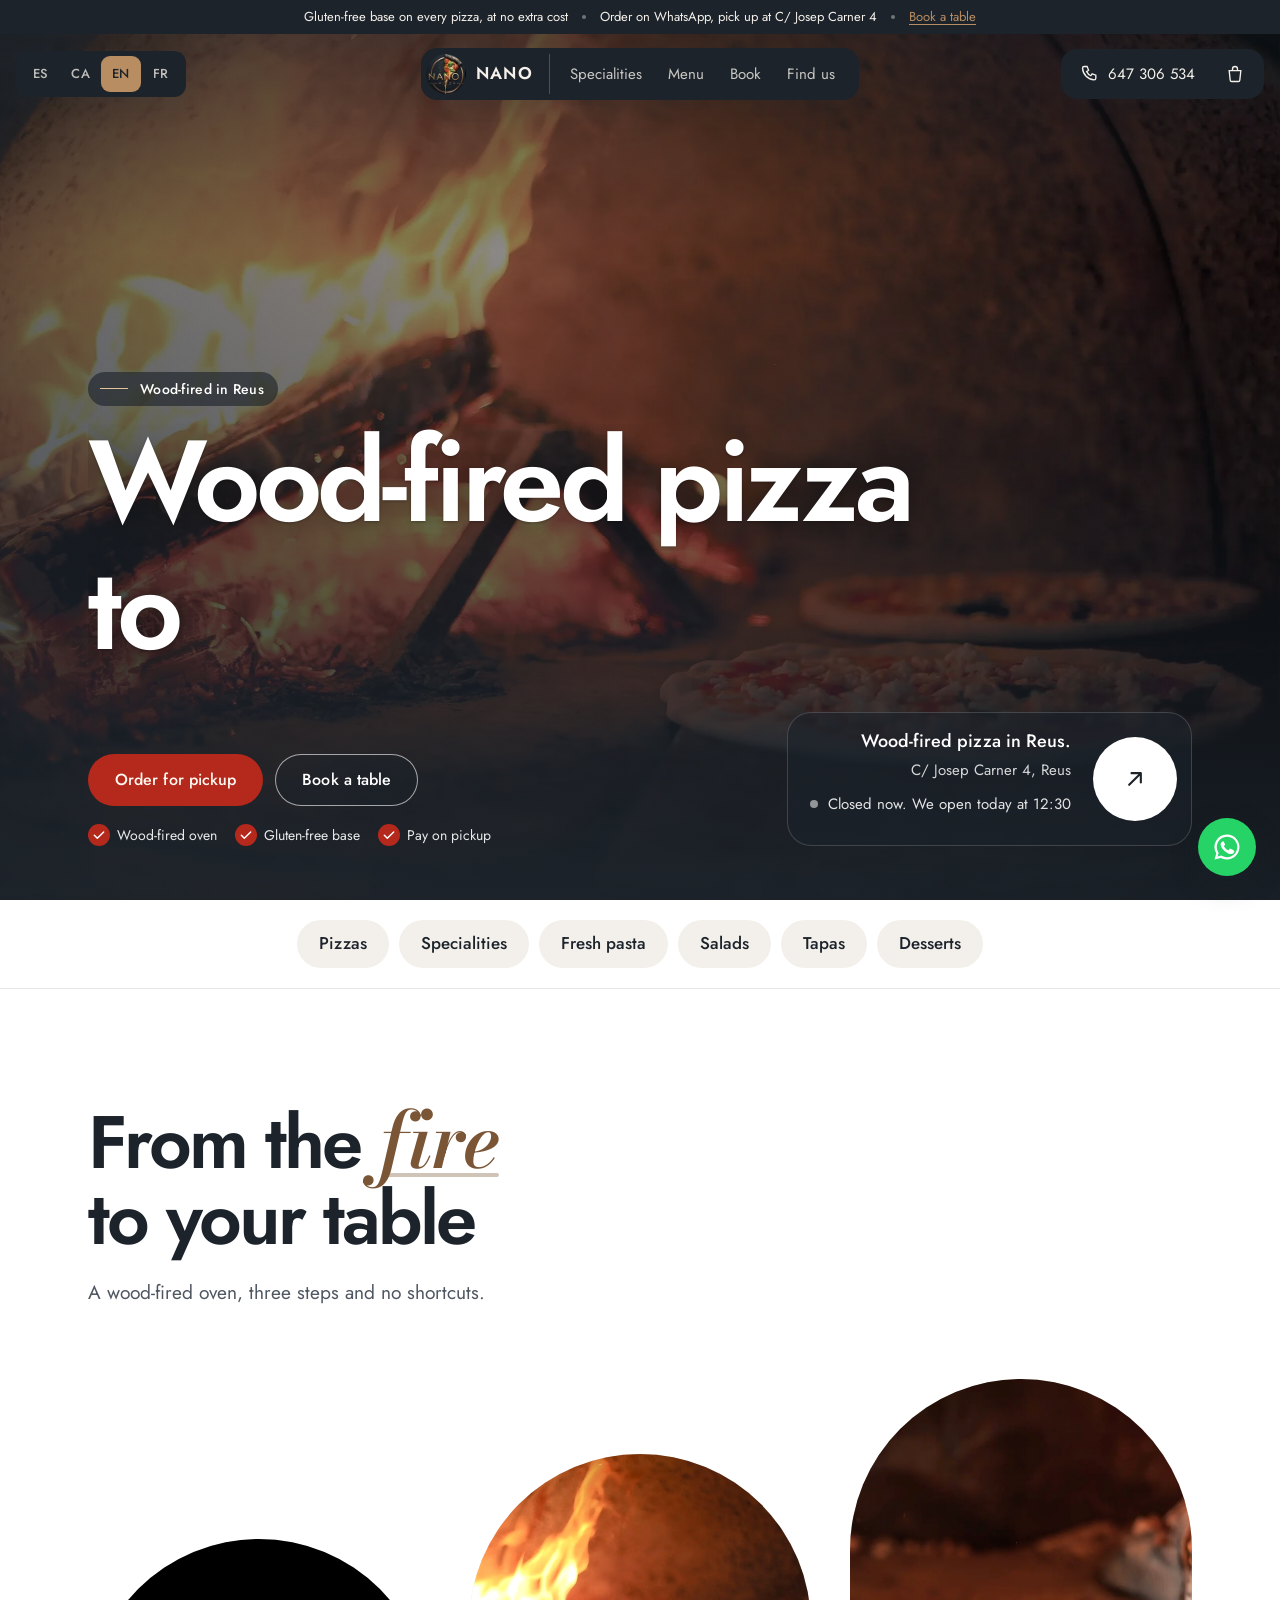
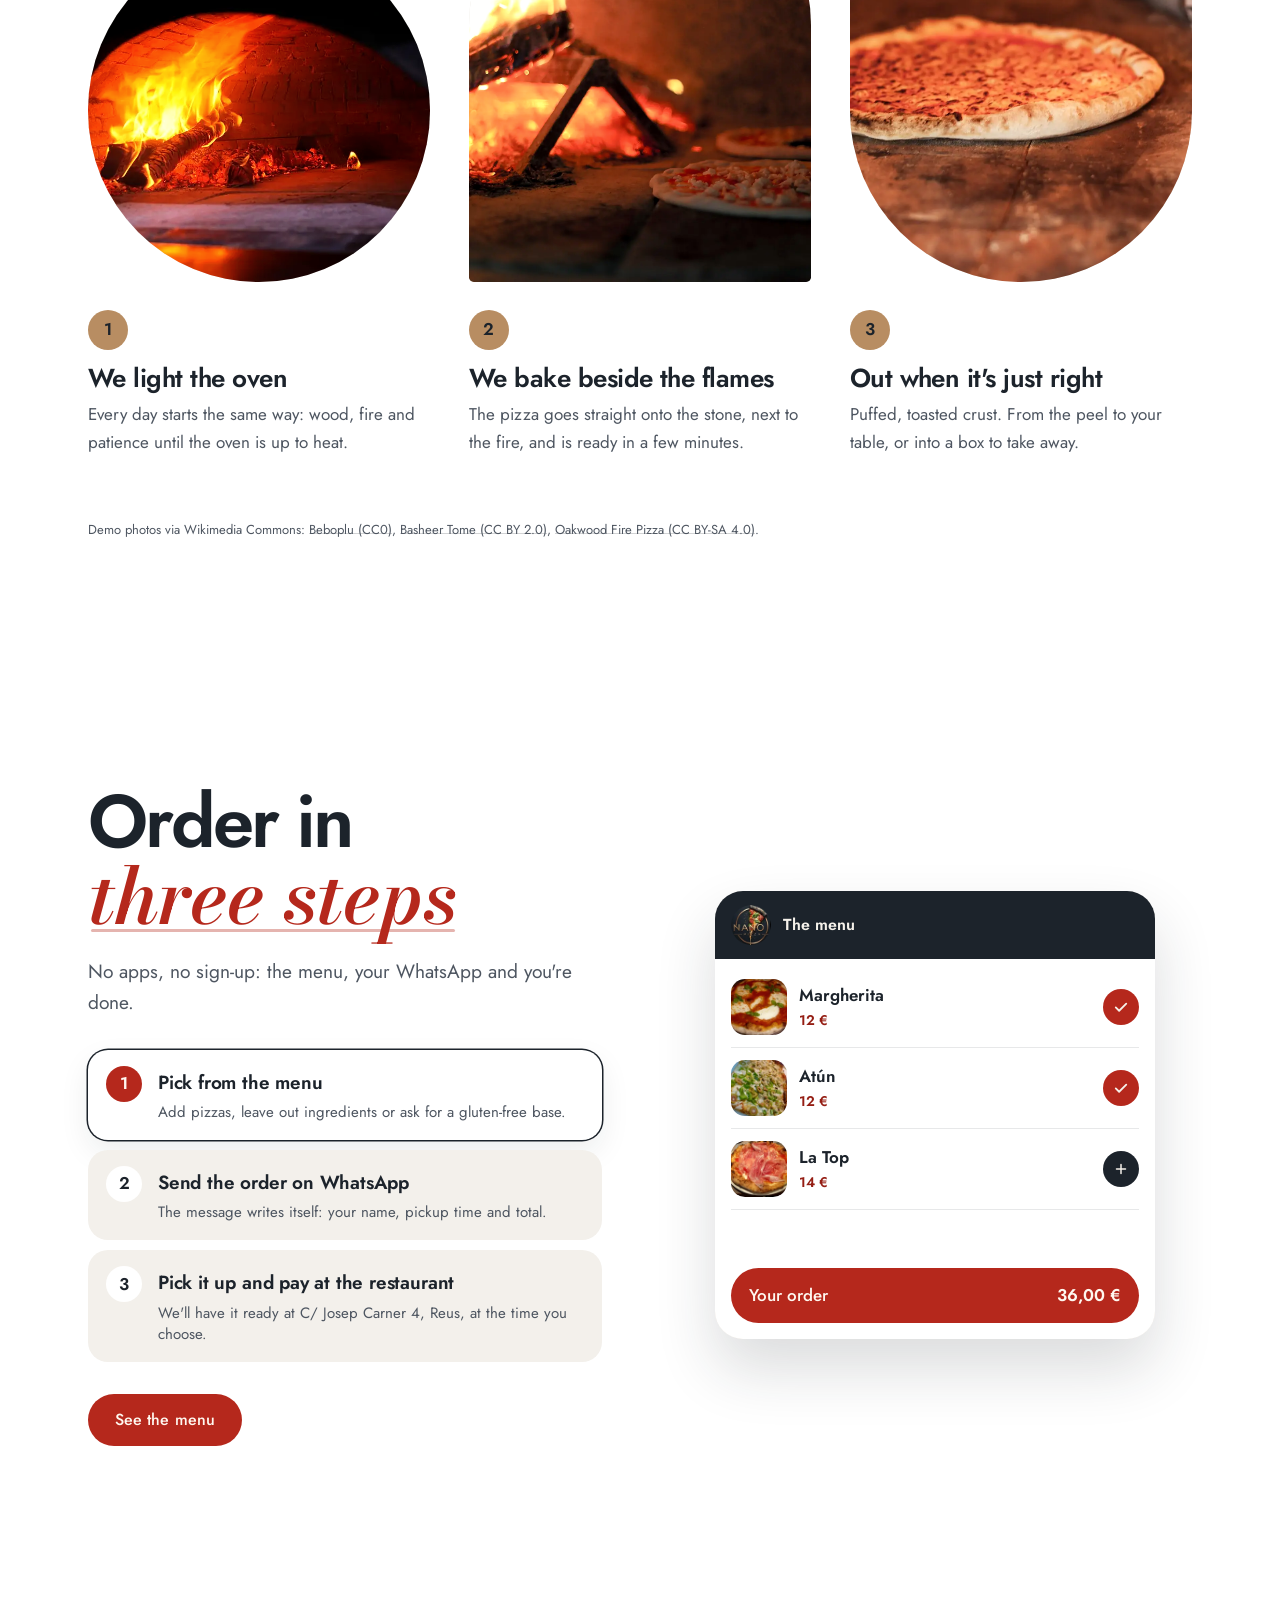
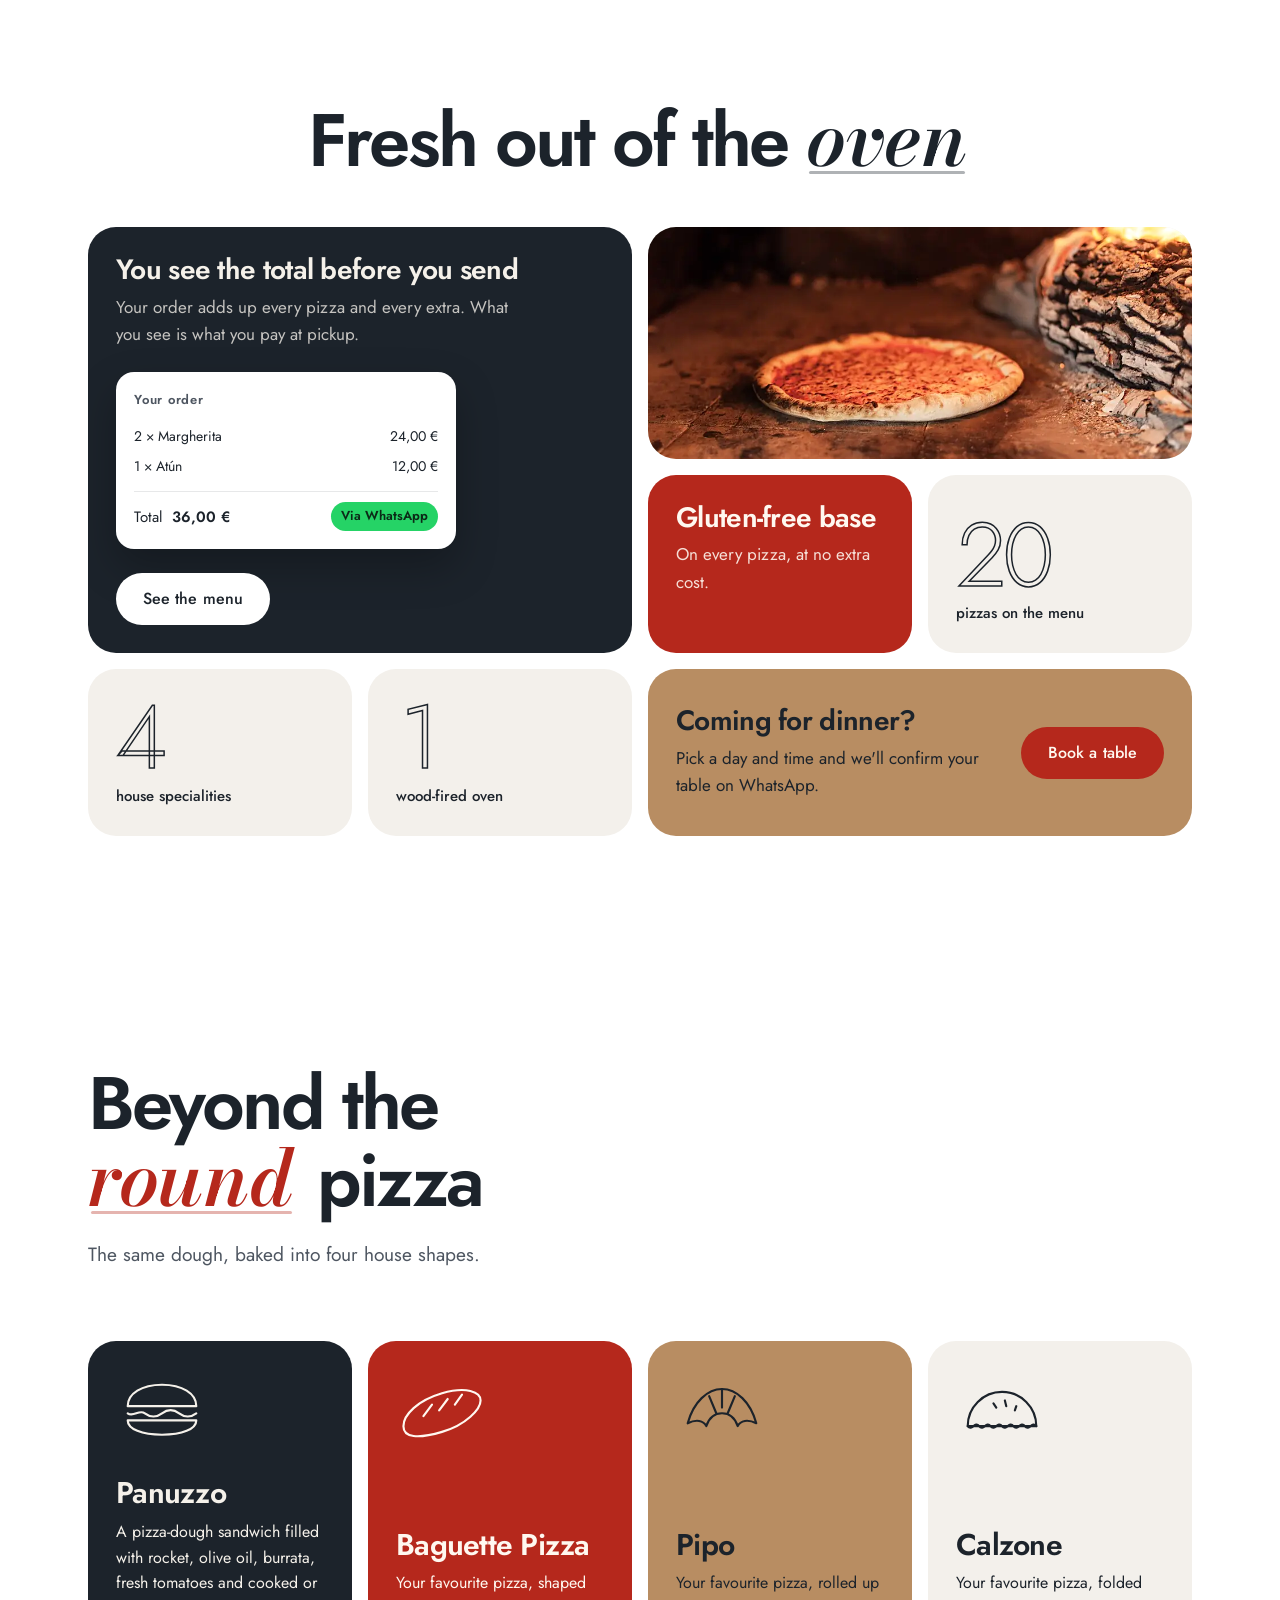
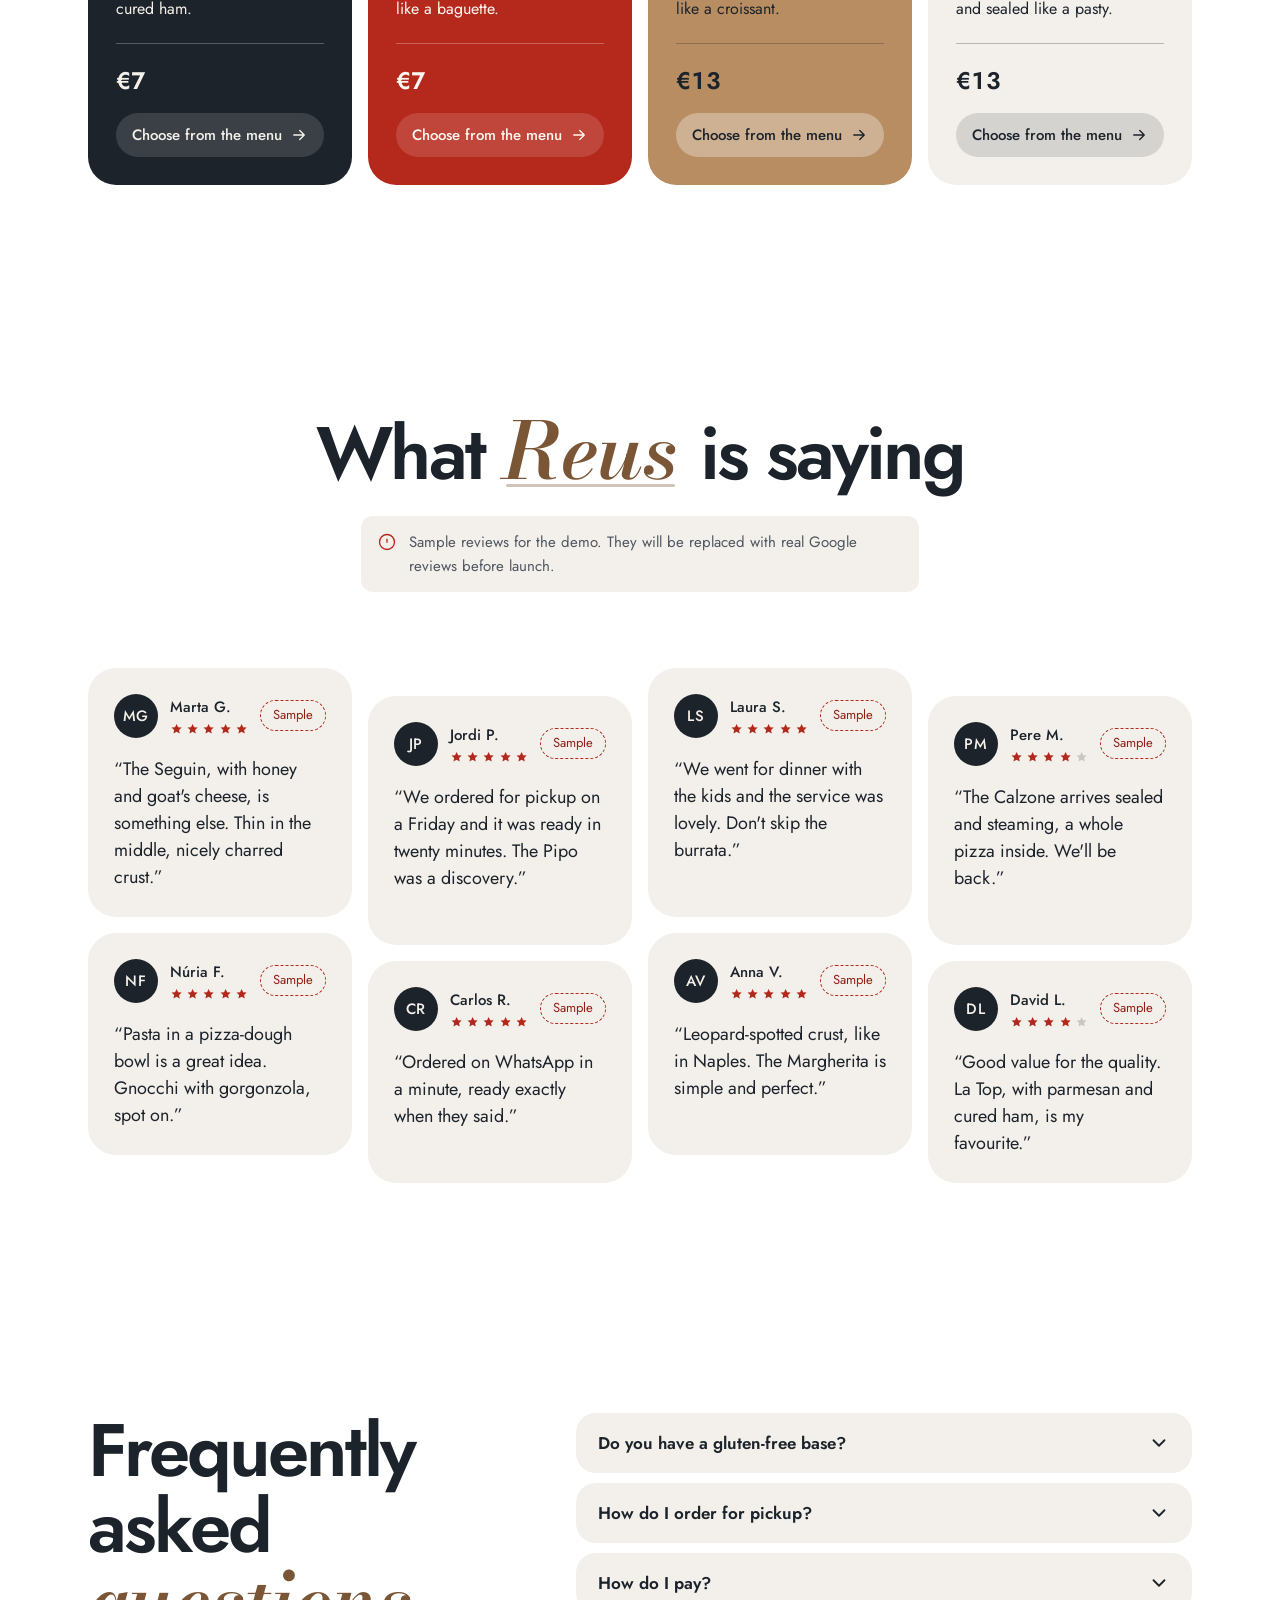
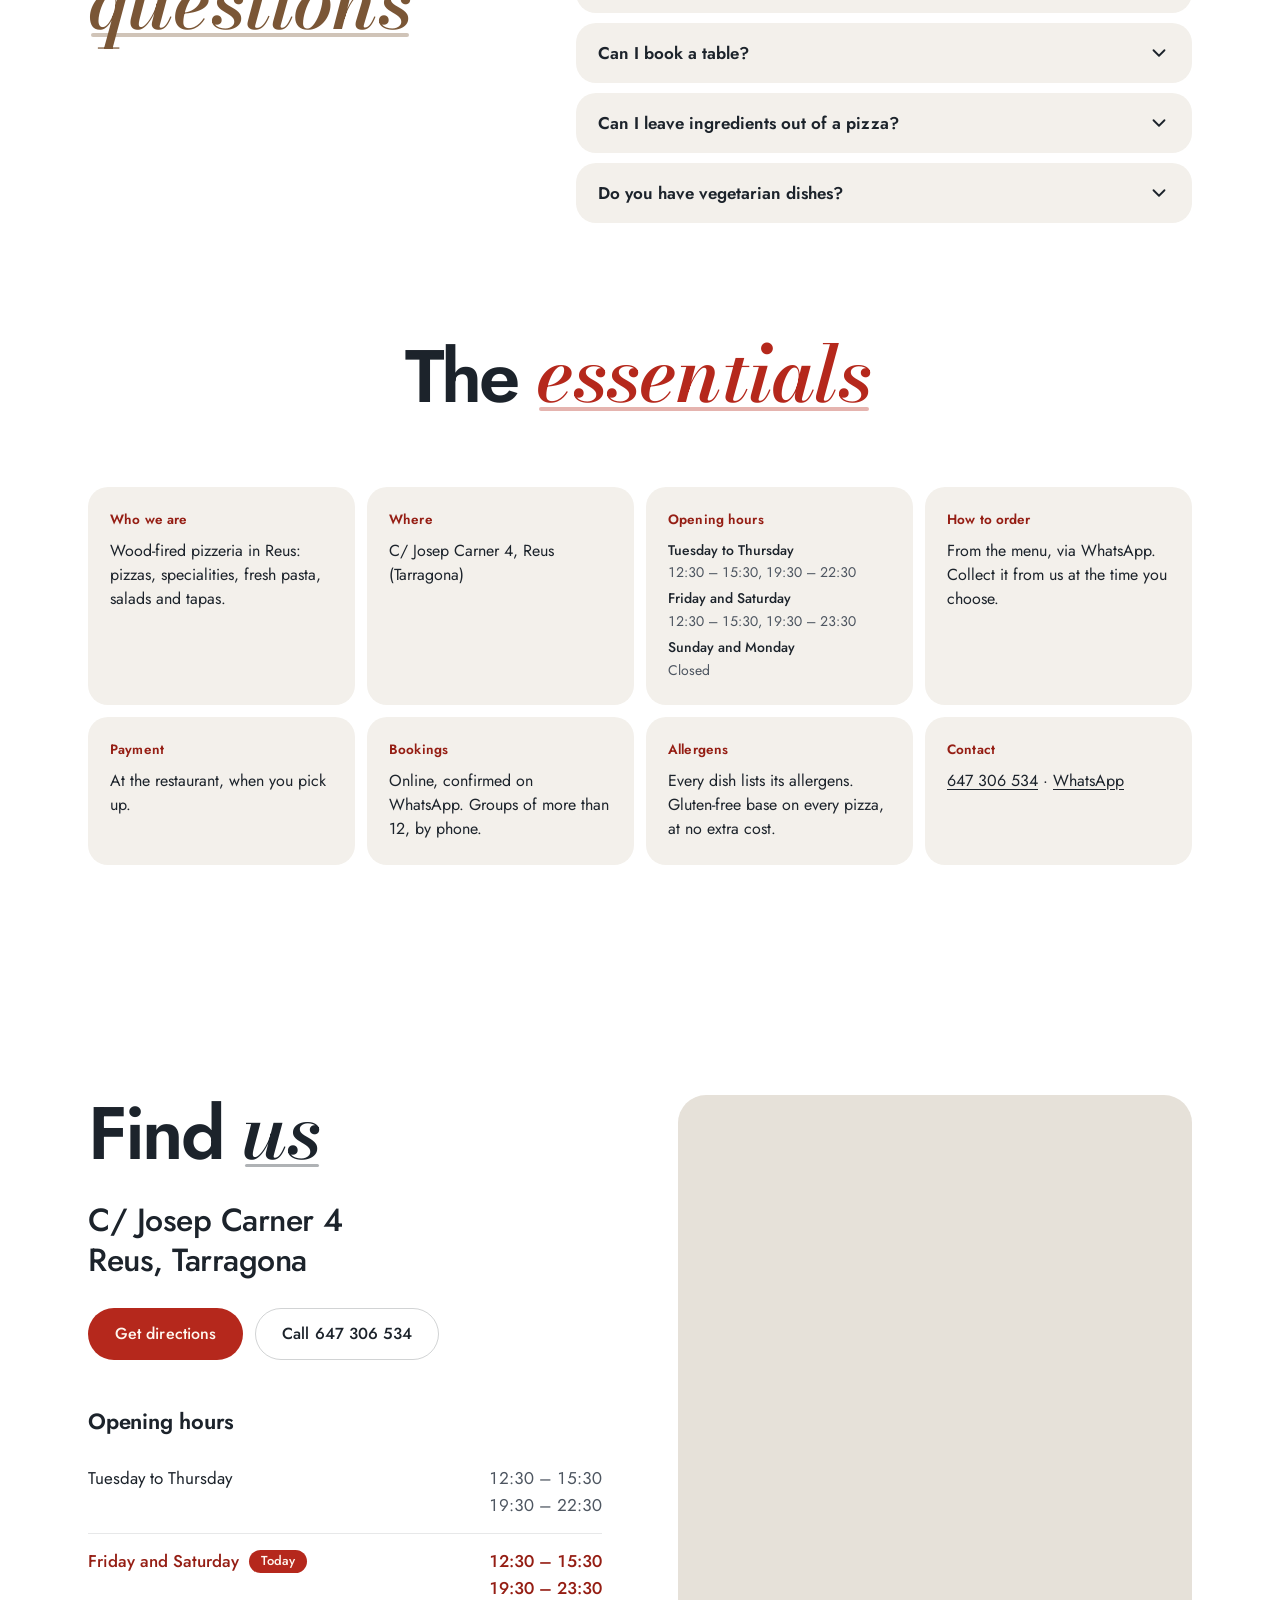
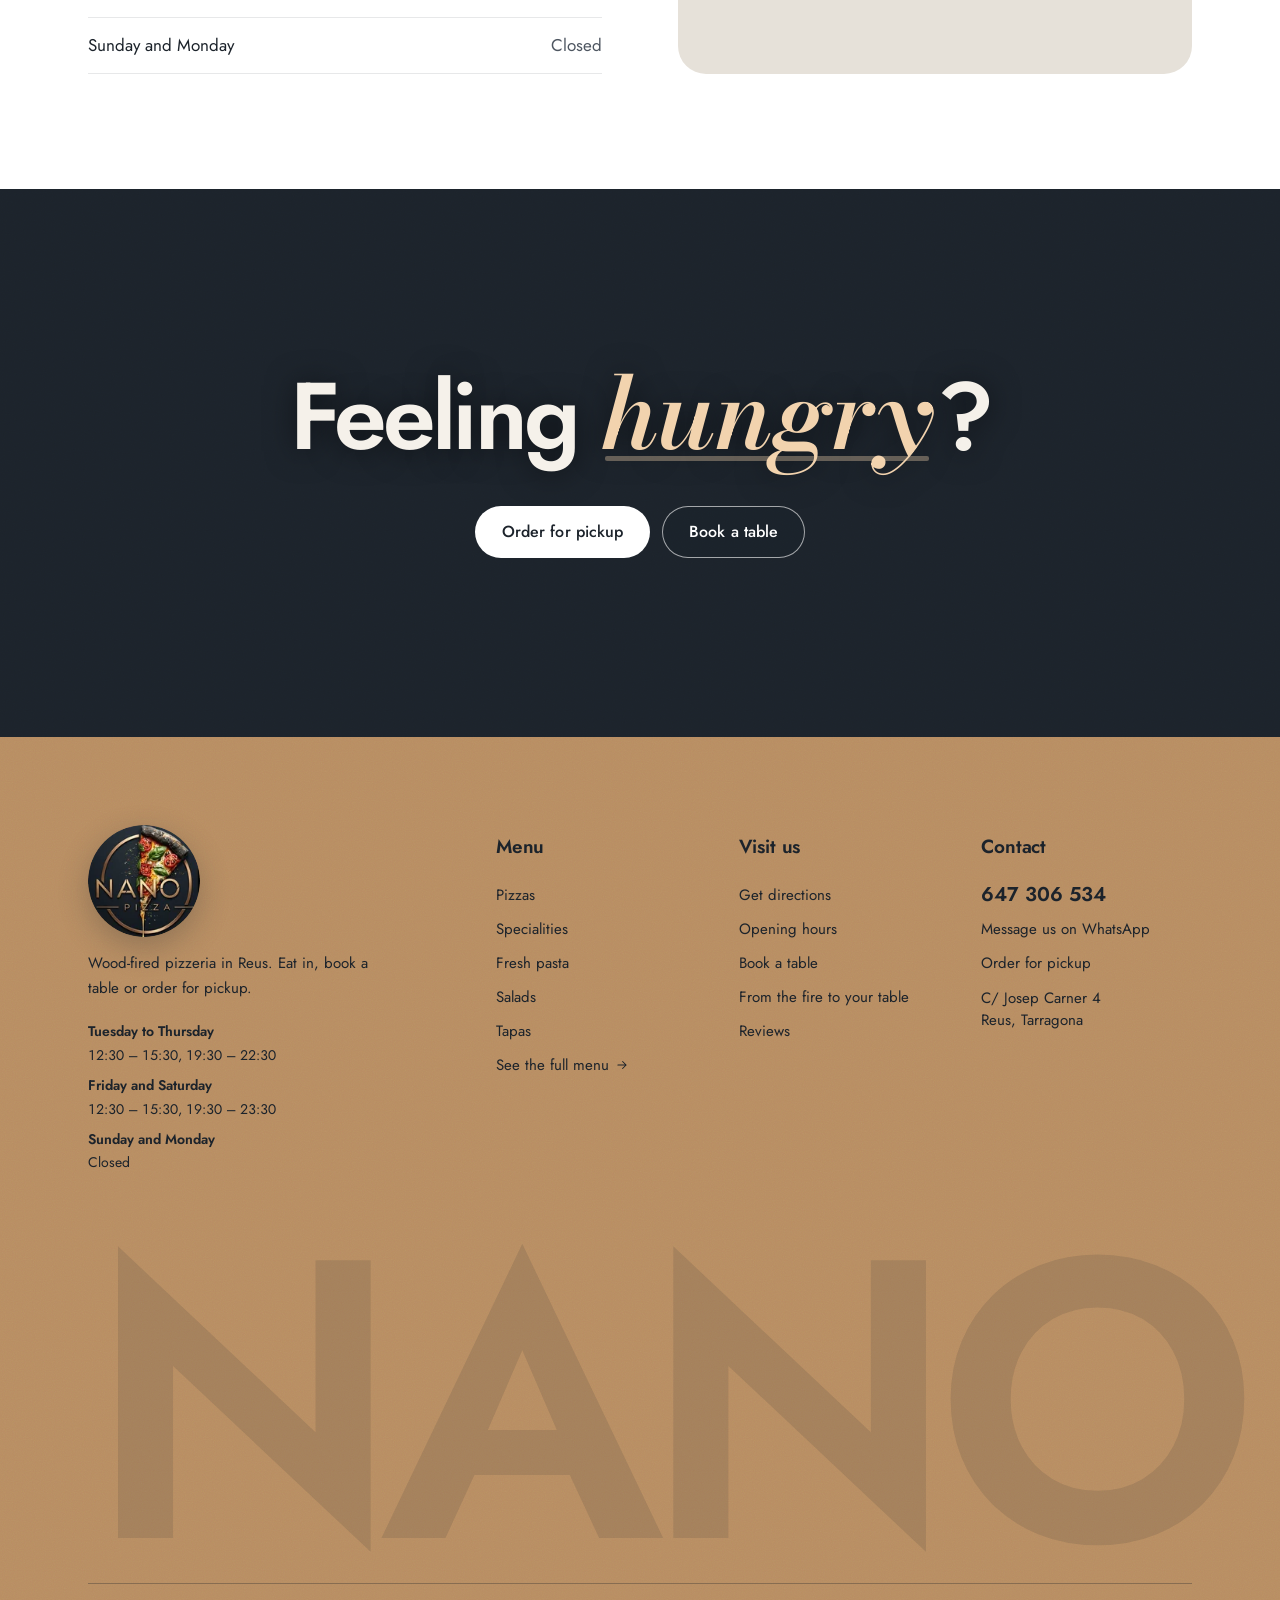
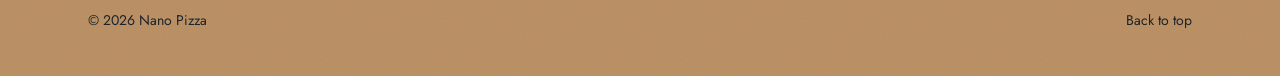
<file: index.html>
<!doctype html>
<html lang="es" data-page="inicio">
<head>
<meta charset="utf-8">
<script>if(!matchMedia("(prefers-reduced-motion: reduce)").matches)document.documentElement.classList.add("anim")</script>
<script>(function(){var q=new URLSearchParams(location.search),h=location.hash,to="";
if(q.has("mesa")){var c=q.get("mesa");q.delete("mesa");if(c)q.set("carta",c);to="mesa.html"}
else if(q.has("carta")||q.has("ver")||h==="#carta"){to="carta.html";if(h==="#carta")h=""}
else if(h==="#reservar"){to="reservar.html";h=""}
if(to){var s=q.toString();location.replace(to+(s?"?"+s:"")+h)}})()</script>
<meta name="viewport" content="width=device-width, initial-scale=1, viewport-fit=cover">
<title>Nano Pizza | Pizzería en Reus</title>
<meta name="description" content="Nano Pizza, pizzería con horno de leña en C/ Josep Carner 4, Reus. Carta, pedidos para recoger y reservas por WhatsApp.">
<meta name="theme-color" content="#FFFFFF">
<link rel="icon" href="favicon.png" type="image/png">
<link rel="apple-touch-icon" href="apple-touch-icon.png">
<meta property="og:type" content="restaurant">
<meta property="og:site_name" content="Nano Pizza">
<meta property="og:title" content="Nano Pizza | Pizzería en Reus">
<meta property="og:description" content="Nano Pizza, pizzería con horno de leña en C/ Josep Carner 4, Reus. Carta, pedidos para recoger y reservas por WhatsApp.">
<meta property="og:image" content="Imagenes/og-nano.jpg">
<meta property="og:image:width" content="1200">
<meta property="og:image:height" content="630">
<meta property="og:image:alt" content="Logo de Nano Pizza, pizzería con horno de leña en Reus">
<meta property="og:locale" content="es_ES">
<meta property="og:locale:alternate" content="ca_ES">
<meta property="og:locale:alternate" content="en_GB">
<meta property="og:locale:alternate" content="fr_FR">
<meta name="twitter:card" content="summary_large_image">
<script type="application/ld+json">
{
 "@context": "https://schema.org",
 "@type": "Restaurant",
 "name": "Nano Pizza",
 "image": "Imagenes/og-nano.jpg",
 "logo": "Imagenes/logo-nano-oficial.jpg",
 "address": {
  "@type": "PostalAddress",
  "streetAddress": "Carrer de Josep Carner, 4",
  "addressLocality": "Reus",
  "addressRegion": "Tarragona",
  "addressCountry": "ES"
 },
 "telephone": "+34 647 306 534",
 "servesCuisine": [
  "Pizza",
  "Italiana"
 ],
 "priceRange": "7–16 €",
 "acceptsReservations": true,
 "openingHoursSpecification": [
  {
   "@type": "OpeningHoursSpecification",
   "dayOfWeek": [
    "Tuesday",
    "Wednesday",
    "Thursday"
   ],
   "opens": "12:30",
   "closes": "15:30"
  },
  {
   "@type": "OpeningHoursSpecification",
   "dayOfWeek": [
    "Tuesday",
    "Wednesday",
    "Thursday"
   ],
   "opens": "19:30",
   "closes": "22:30"
  },
  {
   "@type": "OpeningHoursSpecification",
   "dayOfWeek": [
    "Friday",
    "Saturday"
   ],
   "opens": "12:30",
   "closes": "15:30"
  },
  {
   "@type": "OpeningHoursSpecification",
   "dayOfWeek": [
    "Friday",
    "Saturday"
   ],
   "opens": "19:30",
   "closes": "23:30"
  }
 ],
 "hasMenu": {
  "@type": "Menu",
  "name": "Carta",
  "hasMenuSection": [
   {
    "@type": "MenuSection",
    "name": "Pizzas",
    "hasMenuItem": [
     {
      "@type": "MenuItem",
      "name": "Margherita",
      "offers": {
       "@type": "Offer",
       "price": "12.00",
       "priceCurrency": "EUR"
      },
      "description": "Tomate, mozzarella, aceitunas"
     },
     {
      "@type": "MenuItem",
      "name": "Atún",
      "offers": {
       "@type": "Offer",
       "price": "12.00",
       "priceCurrency": "EUR"
      },
      "description": "Tomate, atún, mozzarella, aceitunas"
     },
     {
      "@type": "MenuItem",
      "name": "Jamón Cocido",
      "offers": {
       "@type": "Offer",
       "price": "12.00",
       "priceCurrency": "EUR"
      },
      "description": "Tomate, jamón cocido, mozzarella, aceitunas"
     },
     {
      "@type": "MenuItem",
      "name": "Royale",
      "offers": {
       "@type": "Offer",
       "price": "13.00",
       "priceCurrency": "EUR"
      },
      "description": "Tomate, jamón cocido, champiñones, mozzarella, aceitunas"
     },
     {
      "@type": "MenuItem",
      "name": "Gorgonzola",
      "offers": {
       "@type": "Offer",
       "price": "12.00",
       "priceCurrency": "EUR"
      },
      "description": "Tomate o nata, gorgonzola, mozzarella, aceitunas"
     },
     {
      "@type": "MenuItem",
      "name": "Queso de Cabra",
      "offers": {
       "@type": "Offer",
       "price": "12.00",
       "priceCurrency": "EUR"
      },
      "description": "Tomate o nata, queso de cabra, mozzarella, aceitunas"
     },
     {
      "@type": "MenuItem",
      "name": "Noruega",
      "offers": {
       "@type": "Offer",
       "price": "13.00",
       "priceCurrency": "EUR"
      },
      "description": "Nata, salmón, limón, mozzarella, aceitunas"
     },
     {
      "@type": "MenuItem",
      "name": "Bergère",
      "offers": {
       "@type": "Offer",
       "price": "13.00",
       "priceCurrency": "EUR"
      },
      "description": "Tomate o nata, gorgonzola, queso de cabra, mozzarella, aceitunas"
     },
     {
      "@type": "MenuItem",
      "name": "Catalana",
      "offers": {
       "@type": "Offer",
       "price": "12.00",
       "priceCurrency": "EUR"
      },
      "description": "Tomate, chorizo, mozzarella, aceitunas"
     },
     {
      "@type": "MenuItem",
      "name": "Vegetariana",
      "offers": {
       "@type": "Offer",
       "price": "13.00",
       "priceCurrency": "EUR"
      },
      "description": "Tomate, pimientos, champiñones, berenjenas, cebolla, mozzarella, aceitunas"
     },
     {
      "@type": "MenuItem",
      "name": "Burger",
      "offers": {
       "@type": "Offer",
       "price": "14.00",
       "priceCurrency": "EUR"
      },
      "description": "Tomate, carne picada, cheddar, mozzarella, salsa burger, aceitunas"
     },
     {
      "@type": "MenuItem",
      "name": "Armenia",
      "offers": {
       "@type": "Offer",
       "price": "14.00",
       "priceCurrency": "EUR"
      },
      "description": "Tomate, carne picada, pimientos, cebolla, mozzarella, aceitunas"
     },
     {
      "@type": "MenuItem",
      "name": "Barbacoa",
      "offers": {
       "@type": "Offer",
       "price": "14.00",
       "priceCurrency": "EUR"
      },
      "description": "Tomate, carne picada o pollo, pimientos, cebolla, mozzarella, aceitunas, salsa barbacoa"
     },
     {
      "@type": "MenuItem",
      "name": "Pesto",
      "offers": {
       "@type": "Offer",
       "price": "14.00",
       "priceCurrency": "EUR"
      },
      "description": "Pesto, jamón curado, rúcula, tomates frescos"
     },
     {
      "@type": "MenuItem",
      "name": "La Top",
      "offers": {
       "@type": "Offer",
       "price": "14.00",
       "priceCurrency": "EUR"
      },
      "description": "Tomate, jamón curado, lascas de parmesano, mozzarella, aceitunas"
     },
     {
      "@type": "MenuItem",
      "name": "Burrata",
      "offers": {
       "@type": "Offer",
       "price": "14.00",
       "priceCurrency": "EUR"
      },
      "description": "Tomate, jamón curado, burrata, mozzarella, aceitunas"
     },
     {
      "@type": "MenuItem",
      "name": "Seguin",
      "offers": {
       "@type": "Offer",
       "price": "14.00",
       "priceCurrency": "EUR"
      },
      "description": "Nata, queso de cabra, miel, jamón curado, mozzarella, aceitunas"
     },
     {
      "@type": "MenuItem",
      "name": "Carbonara",
      "offers": {
       "@type": "Offer",
       "price": "14.00",
       "priceCurrency": "EUR"
      },
      "description": "Nata, bacon, cebolla, mozzarella, aceitunas, huevo"
     },
     {
      "@type": "MenuItem",
      "name": "Pollo Curry",
      "offers": {
       "@type": "Offer",
       "price": "14.00",
       "priceCurrency": "EUR"
      },
      "description": "Nata, pollo, pimientos, mozzarella, aceitunas, salsa curry"
     },
     {
      "@type": "MenuItem",
      "name": "Española",
      "offers": {
       "@type": "Offer",
       "price": "14.00",
       "priceCurrency": "EUR"
      },
      "description": "Tomate, chorizo, pimientos, mozzarella, aceitunas"
     }
    ]
   },
   {
    "@type": "MenuSection",
    "name": "Especialidades",
    "hasMenuItem": [
     {
      "@type": "MenuItem",
      "name": "Panuzzo",
      "offers": {
       "@type": "Offer",
       "price": "7.00",
       "priceCurrency": "EUR"
      },
      "description": "Sándwich de masa de pizza relleno de rúcula, aceite de oliva, burrata, tomates frescos y jamón cocido o curado."
     },
     {
      "@type": "MenuItem",
      "name": "Baguette Pizza",
      "offers": {
       "@type": "Offer",
       "price": "7.00",
       "priceCurrency": "EUR"
      },
      "description": "Tu pizza favorita en forma de baguette."
     },
     {
      "@type": "MenuItem",
      "name": "Pipo",
      "offers": {
       "@type": "Offer",
       "price": "13.00",
       "priceCurrency": "EUR"
      },
      "description": "Tu pizza favorita enrollada en forma de croissant."
     },
     {
      "@type": "MenuItem",
      "name": "Calzone",
      "offers": {
       "@type": "Offer",
       "price": "13.00",
       "priceCurrency": "EUR"
      },
      "description": "Tu pizza favorita cerrada en forma de empanada."
     }
    ]
   },
   {
    "@type": "MenuSection",
    "name": "Pasta fresca casera",
    "hasMenuItem": [
     {
      "@type": "MenuItem",
      "name": "Pasta fresca casera",
      "offers": {
       "@type": "Offer",
       "price": "13.00",
       "priceCurrency": "EUR"
      },
      "description": "Gnocchis, tagliatelle o spaghetti con pesto, boloñesa, carbonara, gorgonzola o tres quesos. Bol de masa de pizza +3 €."
     }
    ]
   },
   {
    "@type": "MenuSection",
    "name": "Ensaladas",
    "hasMenuItem": [
     {
      "@type": "MenuItem",
      "name": "Ensalada César de pollo",
      "offers": {
       "@type": "Offer",
       "price": "11.00",
       "priceCurrency": "EUR"
      },
      "description": "Lechuga, pollo frito, tomates, cebolla frita, lascas de parmesano y picatostes."
     },
     {
      "@type": "MenuItem",
      "name": "La Italiana",
      "offers": {
       "@type": "Offer",
       "price": "11.00",
       "priceCurrency": "EUR"
      },
      "description": "Tomates frescos y burrata."
     }
    ]
   },
   {
    "@type": "MenuSection",
    "name": "Tapas",
    "hasMenuItem": [
     {
      "@type": "MenuItem",
      "name": "Croquetas del momento",
      "offers": {
       "@type": "Offer",
       "price": "7.50",
       "priceCurrency": "EUR"
      }
     },
     {
      "@type": "MenuItem",
      "name": "Patatas bravas",
      "offers": {
       "@type": "Offer",
       "price": "7.50",
       "priceCurrency": "EUR"
      }
     },
     {
      "@type": "MenuItem",
      "name": "Calamares a la romana",
      "offers": {
       "@type": "Offer",
       "price": "7.50",
       "priceCurrency": "EUR"
      }
     },
     {
      "@type": "MenuItem",
      "name": "Alitas de pollo",
      "offers": {
       "@type": "Offer",
       "price": "7.50",
       "priceCurrency": "EUR"
      }
     }
    ]
   }
  ]
 }
}
</script>
<link rel="preload" href="fonts/jost-normal-latin.woff2" as="font" type="font/woff2" crossorigin>
<link rel="stylesheet" href="css/nano.css?v=59db8330">
<noscript><style>.lang,.menu-toggle,.rv-controls,.tabs,.add,.seg,.pick,.cart-btn,.bar,.pasta-group,.pasta .check,[data-status]{display:none!important}</style></noscript>
</head>
<body>
<a class="skip" href="#main" data-i18n="skip">Saltar al contenido</a>

<div class="topbar" id="topbar">
  <p class="topbar-in"><span data-i18n="tb_1">Masa sin gluten en todas las pizzas, sin coste</span><span class="tb-sep" aria-hidden="true"></span><span class="tb-2" data-i18n="tb_2">Pide por WhatsApp y recoge en C/ Josep Carner 4</span><span class="tb-sep" aria-hidden="true"></span><a class="tb-2" href="reservar.html" data-i18n="cta_book">Reservar mesa</a></p>
</div>
<header class="nav" id="nav">
  <div class="nav-in">
    <div class="lang pill" role="group" aria-label="Idioma" data-i18n-aria="aria_lang">
      <button type="button" data-lang="es" aria-pressed="true">ES</button>
      <button type="button" data-lang="ca" aria-pressed="false">CA</button>
      <button type="button" data-lang="en" aria-pressed="false">EN</button>
      <button type="button" data-lang="fr" aria-pressed="false">FR</button>
    </div>
    <div class="nav-pill pill">
      <a class="brand" href="index.html" aria-label="Nano Pizza" translate="no">
        <img class="brand-mark" src="Imagenes/marca-nano-96.webp" srcset="Imagenes/marca-nano-96.webp 1x, Imagenes/marca-nano-144.webp 1.5x, Imagenes/marca-nano-320.webp 3x" width="40" height="40" alt="">
        <span>NANO</span>
      </a>
      <nav aria-label="Principal" data-i18n-aria="aria_nav">
        <ul class="nav-links">
          <li><a href="index.html#formas" data-i18n="nav_formas">Especialidades</a></li>
          <li><a href="carta.html" data-nav="carta" data-i18n="nav_menu">Carta</a></li>
          <li><a href="reservar.html" data-nav="reservar" data-i18n="nav_book">Reservar</a></li>
          <li><a href="index.html#donde" data-i18n="nav_find">Dónde estamos</a></li>
        </ul>
      </nav>
    </div>
    <div class="nav-end pill">
    <a class="icon-btn call-btn" href="tel:+34647306534">
      <svg viewBox="0 0 24 24" fill="none" stroke="currentColor" stroke-width="1.6" aria-hidden="true"><use href="#i-phone"/></svg>
      <span>647 306 534</span>
    </a>
    <button class="icon-btn cart-btn" type="button" data-open-cart aria-haspopup="dialog">
      <svg viewBox="0 0 24 24" fill="none" stroke="currentColor" stroke-width="1.6" aria-hidden="true"><path d="M5 8h14l-1.2 11.1a2 2 0 0 1-2 1.9H8.2a2 2 0 0 1-2-1.9L5 8z"/><path d="M9 8V6a3 3 0 0 1 6 0v2"/></svg>
      <span class="sr-only" data-i18n="order">Pedido</span>
      <span class="badge" data-count hidden><span class="badge-n">0</span></span>
    </button>
    <button class="icon-btn menu-toggle" type="button" aria-expanded="false" aria-controls="mobile-menu">
      <svg viewBox="0 0 24 24" fill="none" stroke="currentColor" stroke-width="1.6" aria-hidden="true"><path d="M4 8h16M4 16h16"/></svg>
      <span class="sr-only" data-i18n="menu">Menú</span>
    </button>
    </div>
  </div>
</header>
<div class="mobile-menu" id="mobile-menu">
  <ul>
    <li><a href="index.html#formas" data-i18n="nav_formas">Especialidades</a></li>
    <li><a href="carta.html" data-nav="carta" data-i18n="nav_menu">Carta</a></li>
    <li><a href="reservar.html" data-nav="reservar" data-i18n="nav_book">Reservar</a></li>
    <li><a href="index.html#donde" data-i18n="nav_find">Dónde estamos</a></li>
    <li><a href="tel:+34647306534"><span data-i18n="call">Llamar</span> 647 306 534</a></li>
  </ul>
  <div class="lang" role="group" aria-label="Idioma" data-i18n-aria="aria_lang">
    <button type="button" data-lang="es" aria-pressed="true">ES</button>
    <button type="button" data-lang="ca" aria-pressed="false">CA</button>
    <button type="button" data-lang="en" aria-pressed="false">EN</button>
    <button type="button" data-lang="fr" aria-pressed="false">FR</button>
  </div>
</div>

<main id="main">
  <section class="hero" id="top">
    <div class="hero-bg" aria-hidden="true"><img src="Imagenes/Demo/horno-llamas-1920.webp" srcset="Imagenes/Demo/horno-llamas-960.webp 960w, Imagenes/Demo/horno-llamas-1920.webp 1920w" sizes="100vw" width="1920" height="1280" alt="" fetchpriority="high"><span class="hero-glow"></span><span class="hero-sparks"><i></i><i></i><i></i><i></i><i></i><i></i><i></i><i></i><i></i><i></i><i></i><i></i></span></div>
    <div class="wrap hero-in">
      <p class="hero-est" data-i18n="hero_est">Horno de leña en Reus</p>
      <h1 class="hero-t">
        <span class="ln"><span class="ln-in" data-i18n="hero_t1">Pizza de leña</span></span>
        <span class="ln"><span class="ln-in"><span data-i18n="hero_t2">para</span> <mark class="mk mk-red cycle" aria-hidden="true"><span class="cycle-w" data-i18n="hero_w0">comer aquí</span></mark><span class="sr-only" data-i18n="hero_sr">comer aquí, para llevar o para compartir</span></span></span>
      </h1>
      <div class="hero-foot">
        <div class="hero-act">
          <div class="hero-ctas">
            <a class="btn btn-gold" href="carta.html"><span class="btn-t" data-i18n="cta_order">Pedir para recoger</span></a>
            <a class="btn btn-glass" href="reservar.html"><span class="btn-t" data-i18n="cta_book">Reservar mesa</span></a>
          </div>
          <ul class="hero-proof">
            <li><svg viewBox="0 0 24 24" fill="none" stroke="currentColor" stroke-width="2.2" stroke-linecap="round" stroke-linejoin="round" aria-hidden="true"><path d="M5 12.5l4.5 4.5L19 7.5"/></svg><span data-i18n="pr_1">Horno de leña</span></li>
            <li><svg viewBox="0 0 24 24" fill="none" stroke="currentColor" stroke-width="2.2" stroke-linecap="round" stroke-linejoin="round" aria-hidden="true"><path d="M5 12.5l4.5 4.5L19 7.5"/></svg><span data-i18n="sg_dough">Masa sin gluten</span></li>
            <li><svg viewBox="0 0 24 24" fill="none" stroke="currentColor" stroke-width="2.2" stroke-linecap="round" stroke-linejoin="round" aria-hidden="true"><path d="M5 12.5l4.5 4.5L19 7.5"/></svg><span data-i18n="pr_3">Pago al recoger</span></li>
          </ul>
        </div>
        <div class="hero-side">
          <div>
            <p class="hero-lead" data-i18n="hero_lead">Pizza de horno de leña en Reus.</p>
            <p class="hero-addr">C/ Josep Carner 4, Reus</p>
            <p class="status" data-status role="status"><i aria-hidden="true"></i><span></span></p>
          </div>
          <a class="round-go" href="carta.html" aria-label="Ver la carta" data-i18n-aria="bar_empty"><svg viewBox="0 0 24 24" fill="none" stroke="currentColor" stroke-width="1.8" stroke-linecap="round" stroke-linejoin="round" aria-hidden="true"><path d="M7 17L17 7M9 7h8v8"/></svg></a>
        </div>
      </div>
    </div>
  </section>

  <nav class="cats" aria-label="Carta" data-i18n-aria="nav_menu">
    <ul class="wrap cats-in">
      <li><a class="cat" href="carta.html?carta=pizzas" data-i18n="c_pizzas">Pizzas</a></li>
      <li><a class="cat" href="carta.html?carta=especiales" data-i18n="c_especiales">Especialidades</a></li>
      <li><a class="cat" href="carta.html?carta=pasta" data-i18n="c_pasta">Pasta fresca</a></li>
      <li><a class="cat" href="carta.html?carta=ensaladas" data-i18n="c_ensaladas">Ensaladas</a></li>
      <li><a class="cat" href="carta.html?carta=tapas" data-i18n="c_tapas">Tapas</a></li>
      <li><a class="cat" href="carta.html?carta=postres" data-i18n="c_postres">Postres</a></li>
    </ul>
  </nav>

  <section class="section" id="casa" aria-labelledby="casa-t">
    <div class="wrap">
      <div class="section-head" data-reveal>
        <h2 class="h-big" id="casa-t"><span data-i18n="casa_a">Del </span><mark class="mk mk-bronze" data-i18n="casa_m">fuego</mark><span data-i18n="casa_b"> a la mesa</span></h2>
        <p class="lede" data-i18n="casa_sub">Un horno de leña, tres pasos y ningún atajo.</p>
      </div>
      <ol class="casa-steps">
        <li class="casa-step" data-reveal style="--i:0">
          <figure class="casa-photo shape-circle"><img src="Imagenes/Demo/horno-boca-960.webp" srcset="Imagenes/Demo/horno-boca-960.webp 960w, Imagenes/Demo/horno-boca-1920.webp 1920w" sizes="(max-width:860px) 92vw, 30vw" width="960" height="640" loading="lazy" alt="" data-i18n-alt="casa_alt1"></figure>
          <span class="casa-num" aria-hidden="true">1</span>
          <h3 data-i18n="casa_h1">Encendemos el horno</h3>
          <p data-i18n="casa_p1">Cada día empieza igual: leña, fuego y paciencia hasta que el horno coge temperatura.</p>
        </li>
        <li class="casa-step" data-reveal style="--i:1">
          <figure class="casa-photo shape-arch"><img src="Imagenes/Demo/horno-llamas-960.webp" srcset="Imagenes/Demo/horno-llamas-960.webp 960w, Imagenes/Demo/horno-llamas-1920.webp 1920w" sizes="(max-width:860px) 92vw, 30vw" width="960" height="640" loading="lazy" alt="" data-i18n-alt="casa_alt2"></figure>
          <span class="casa-num" aria-hidden="true">2</span>
          <h3 data-i18n="casa_h2">Horneamos junto a las llamas</h3>
          <p data-i18n="casa_p2">La pizza entra directa sobre la piedra, al lado del fuego, y se hace en pocos minutos.</p>
        </li>
        <li class="casa-step" data-reveal style="--i:2">
          <figure class="casa-photo shape-pill"><img src="Imagenes/Demo/pizza-brasas-960.webp" srcset="Imagenes/Demo/pizza-brasas-960.webp 960w, Imagenes/Demo/pizza-brasas-1920.webp 1920w" sizes="(max-width:860px) 92vw, 30vw" width="960" height="640" loading="lazy" alt="" data-i18n-alt="casa_alt3"></figure>
          <span class="casa-num" aria-hidden="true">3</span>
          <h3 data-i18n="casa_h3">Sale al punto</h3>
          <p data-i18n="casa_p3">Con el borde hinchado y tostado. De la pala a tu mesa, o a tu caja para llevar.</p>
        </li>
      </ol>
      <p class="credit"><span data-i18n="credit">Fotos de demostración vía Wikimedia Commons:</span> <a href="https://commons.wikimedia.org/wiki/File:Brick-oven-thumbnail.jpg" target="_blank" rel="noopener">Beboplu (CC0)</a>, <a href="https://commons.wikimedia.org/wiki/File:Wood_fire_brick_oven_for_baking_pizza.jpg" target="_blank" rel="noopener">Basheer Tome (CC BY 2.0)</a>, <a href="https://commons.wikimedia.org/wiki/File:Wood_Oven_Pizza.jpg" target="_blank" rel="noopener">Oakwood Fire Pizza (CC BY-SA 4.0)</a>.</p>
    </div>
  </section>

  <section class="section" id="como" aria-labelledby="how-t">
    <div class="wrap how-grid">
      <div data-reveal>
        <h2 class="h-big" id="how-t"><span data-i18n="how_a">Pide en </span><mark class="mk mk-red" data-i18n="how_m">tres pasos</mark><span data-i18n="how_b"></span></h2>
        <p class="lede" data-i18n="how_sub">Sin apps ni registros: la carta, tu WhatsApp y listo.</p>
        <ol class="how-steps">
          <li><button class="how-step" type="button" data-step="1" aria-pressed="false"><span class="how-n" aria-hidden="true">1</span><span><span class="how-h" data-i18n="how_h1">Elige en la carta</span><span class="how-p" data-i18n="how_p1">Añade pizzas, quita ingredientes o pídela con masa sin gluten.</span></span></button></li>
          <li><button class="how-step" type="button" data-step="2" aria-pressed="false"><span class="how-n" aria-hidden="true">2</span><span><span class="how-h" data-i18n="how_h2">Envía el pedido por WhatsApp</span><span class="how-p" data-i18n="how_p2">El mensaje se escribe solo: tu nombre, la hora de recogida y el total.</span></span></button></li>
          <li><button class="how-step" type="button" data-step="3" aria-pressed="false"><span class="how-n" aria-hidden="true">3</span><span><span class="how-h" data-i18n="how_h3">Recógelo y paga en el local</span><span class="how-p" data-i18n="how_p3">Te esperamos en C/ Josep Carner 4, Reus, a la hora que elijas.</span></span></button></li>
        </ol>
        <a class="btn btn-gold" href="carta.html"><span class="btn-t" data-i18n="bar_empty">Ver la carta</span></a>
      </div>
      <div class="demo" data-active="2" aria-hidden="true" data-reveal style="--i:1">
        <div class="demo-p demo-menu" data-p="1">
          <div class="dm-head"><img src="Imagenes/marca-nano-96.webp" width="40" height="40" alt=""><b data-i18n="menu_t">La carta</b></div>
          <ul class="dm-list">
            <li><img src="Imagenes/Carta/margherita-sq.webp" width="240" height="240" alt="" loading="lazy"><span><b>Margherita</b><small>12 €</small></span><i class="dm-add is-on"><svg viewBox="0 0 24 24" fill="none" stroke="currentColor" stroke-width="2.4" stroke-linecap="round" stroke-linejoin="round" aria-hidden="true"><path d="M5 12.5l4.5 4.5L19 7.5"/></svg></i></li>
            <li><img src="Imagenes/Carta/atun-sq.webp" width="240" height="240" alt="" loading="lazy"><span><b>Atún</b><small>12 €</small></span><i class="dm-add is-on"><svg viewBox="0 0 24 24" fill="none" stroke="currentColor" stroke-width="2.4" stroke-linecap="round" stroke-linejoin="round" aria-hidden="true"><path d="M5 12.5l4.5 4.5L19 7.5"/></svg></i></li>
            <li><img src="Imagenes/Carta/la-top-sq.webp" width="240" height="240" alt="" loading="lazy"><span><b>La Top</b><small>14 €</small></span><i class="dm-add"><svg viewBox="0 0 24 24" fill="none" stroke="currentColor" stroke-width="2" stroke-linecap="round" aria-hidden="true"><path d="M12 6v12M6 12h12"/></svg></i></li>
          </ul>
          <p class="dm-total"><span data-i18n="cart_t">Tu pedido</span><b>36,00 €</b></p>
        </div>
        <div class="demo-p chat" data-p="2">
        <div class="chat-head"><img src="Imagenes/marca-nano-96.webp" width="40" height="40" alt=""><div><b translate="no">Nano Pizza</b><span data-i18n="ch_online">en línea</span></div><span class="sample" data-i18n="sample">Ejemplo</span></div>
        <div class="chat-body">
          <p class="msg msg-out" data-i18n="ch_1">Hola Nano Pizza, quiero hacer un pedido para recoger:
2 × Margherita (masa sin gluten)
1 × Atún
Total: 36,00 €
Recogida: hoy a las 20:30</p>
          <p class="msg msg-in msg-typing"><i></i><i></i><i></i></p>
          <p class="msg msg-in" data-i18n="ch_2">¡Recibido! A las 20:30 lo tienes listo.</p>
        </div>
          <div class="chat-input"><span data-i18n="ch_input">Escribe un mensaje</span><svg viewBox="0 0 24 24" fill="currentColor" aria-hidden="true"><path d="M12 2a10 10 0 0 0-8.6 15.1L2 22l5-1.3A10 10 0 1 0 12 2zm0 18.2a8.2 8.2 0 0 1-4.2-1.2l-.3-.2-3 .8.8-2.9-.2-.3A8.2 8.2 0 1 1 12 20.2zm4.5-6.1c-.2-.1-1.5-.7-1.7-.8-.2-.1-.4-.1-.6.1l-.8 1c-.1.2-.3.2-.5.1a6.7 6.7 0 0 1-3.3-2.9c-.3-.4.3-.4.8-1.4.1-.2 0-.3 0-.4l-.8-1.8c-.2-.5-.4-.4-.6-.4h-.5a1 1 0 0 0-.7.3 3 3 0 0 0-.9 2.2 5.2 5.2 0 0 0 1.1 2.8 11.9 11.9 0 0 0 4.6 4c1.7.7 2.3.8 3.2.7a2.7 2.7 0 0 0 1.8-1.3 2.2 2.2 0 0 0 .2-1.3c-.1-.1-.2-.2-.4-.3z"/></svg></div>
        </div>
        <div class="demo-p demo-pick" data-p="3">
          <span class="dp-ok"><svg viewBox="0 0 24 24" fill="none" stroke="currentColor" stroke-width="2.4" stroke-linecap="round" stroke-linejoin="round" aria-hidden="true"><path d="M5 12.5l4.5 4.5L19 7.5"/></svg></span>
          <b class="dp-t" data-i18n="dm_ready">Pedido listo</b>
          <p class="dp-time" data-i18n="dm_time">Hoy, 20:30</p>
          <p class="dp-where"><svg viewBox="0 0 24 24" fill="none" stroke="currentColor" stroke-width="1.8" stroke-linecap="round" stroke-linejoin="round" aria-hidden="true"><path d="M12 21s-7-6.2-7-11.5a7 7 0 0 1 14 0C19 14.8 12 21 12 21z"/><circle cx="12" cy="9.5" r="2.5"/></svg><span data-i18n="dm_pick">Recógelo en C/ Josep Carner 4</span></p>
          <p class="dp-pay" data-i18n="pr_3">Pago al recoger</p>
        </div>
      </div>
    </div>
  </section>

  <section class="section section-tight" id="carta-movil" aria-labelledby="st-t">
    <div class="wrap">
      <h2 class="h-big h-center stats-t" id="st-t" data-reveal><span data-i18n="st_a">Lo que sale del </span><mark class="mk mk-navy" data-i18n="st_m">horno</mark><span data-i18n="st_b"></span></h2>
      <div class="bento">
        <article class="bt bt-a" data-reveal>
          <div>
            <h3 data-i18n="be_a_t">Sabes el total antes de enviar</h3>
            <p data-i18n="be_a_p">El pedido suma cada pizza y cada extra. Lo que ves es lo que pagas al recoger.</p>
          </div>
          <div class="receipt" aria-hidden="true">
            <p class="rc-l" data-i18n="cart_t">Tu pedido</p>
            <ul><li><span>2 × Margherita</span><span>24,00 €</span></li><li><span>1 × Atún</span><span>12,00 €</span></li></ul>
            <p class="rc-total"><span>Total</span><b>36,00 €</b><span class="rc-pill" data-i18n="be_pill">Por WhatsApp</span></p>
          </div>
          <a class="btn btn-light" href="carta.html"><span class="btn-t" data-i18n="bar_empty">Ver la carta</span></a>
        </article>
        <div class="bt bt-b bt-photo" data-reveal style="--i:1"><img src="Imagenes/Demo/pizza-brasas-960.webp" srcset="Imagenes/Demo/pizza-brasas-960.webp 960w, Imagenes/Demo/pizza-brasas-1920.webp 1920w" sizes="(max-width:860px) 100vw, 600px" width="960" height="640" loading="lazy" alt="" data-i18n-alt="casa_alt3"></div>
        <article class="bt bt-c" data-reveal style="--i:1"><h3 data-i18n="sg_dough">Masa sin gluten</h3><p data-i18n="be_c_p">En todas las pizzas, sin coste extra.</p></article>
        <article class="bt bt-d bt-num" data-reveal style="--i:2"><span class="stat-n" data-count-to="20">20</span><span class="bt-l" data-i18n="st_pizzas">pizzas en carta</span></article>
        <article class="bt bt-e bt-num" data-reveal><span class="stat-n" data-count-to="4">4</span><span class="bt-l" data-i18n="st_formas">especialidades de la casa</span></article>
        <article class="bt bt-f bt-num" data-reveal style="--i:1"><span class="stat-n" data-count-to="1">1</span><span class="bt-l" data-i18n="st_horno">horno de leña</span></article>
        <article class="bt bt-g" data-reveal style="--i:2"><div><h3 data-i18n="be_g_t">¿Venís a cenar?</h3><p data-i18n="be_g_p">Elige día y hora y te confirmamos la mesa por WhatsApp.</p></div><a class="btn btn-gold" href="reservar.html"><span class="btn-t" data-i18n="cta_book">Reservar mesa</span></a></article>
      </div>
    </div>
  </section>

  <section class="section" id="formas" aria-labelledby="formas-t">
    <div class="wrap">
      <div class="section-head" data-reveal>
        <h2 class="h-big" id="formas-t"><span data-i18n="formas_a">Más allá de la pizza </span><mark class="mk mk-red" data-i18n="formas_m">redonda</mark><span data-i18n="formas_b"></span></h2>
        <p class="lede" data-i18n="formas_sub">La misma masa, en cuatro formas de la casa.</p>
      </div>
      <ul class="formas-grid" id="formas-list"><!--pre:formas-list--><li class="forma" data-key="special:panuzzo"><svg viewBox="0 0 64 56" aria-hidden="true"><path pathLength="1" d="M8 26c0-9 10-15 24-15s24 6 24 15z"></path><path pathLength="1" d="M8 31c4 3 8-3 12 0s8 3 12 0 8-3 12 0 8 3 12 0"></path><path pathLength="1" d="M8 36h48c0 6-10 10-24 10S8 42 8 36z"></path></svg><h3>Panuzzo</h3><p>Sándwich de masa de pizza relleno de rúcula, aceite de oliva, burrata, tomates frescos y jamón cocido o curado.</p>
      <div class="forma-foot"><span class="forma-price">7&nbsp;€</span><a class="forma-go" href="carta.html?carta=especiales">Elegir en la carta<svg viewBox="0 0 24 24" fill="none" stroke="currentColor" stroke-width="1.8" stroke-linecap="round" stroke-linejoin="round" aria-hidden="true"><path d="M5 12h14M13 6l6 6-6 6"></path></svg></a></div></li><li class="forma" data-key="special:baguette"><svg viewBox="0 0 64 56" aria-hidden="true"><path pathLength="1" d="M5 40c0-8 10-18 27-23s27-1 27 5-10 17-27 22S5 48 5 40z"></path><path pathLength="1" d="M19 33l6-8M30 29l6-8M41 25l5-7"></path></svg><h3>Baguette Pizza</h3><p>Tu pizza favorita en forma de baguette.</p>
      <div class="forma-foot"><span class="forma-price">7&nbsp;€</span><a class="forma-go" href="carta.html?carta=especiales">Elegir en la carta<svg viewBox="0 0 24 24" fill="none" stroke="currentColor" stroke-width="1.8" stroke-linecap="round" stroke-linejoin="round" aria-hidden="true"><path d="M5 12h14M13 6l6 6-6 6"></path></svg></a></div></li><li class="forma" data-key="special:pipo"><svg viewBox="0 0 64 56" aria-hidden="true"><path pathLength="1" d="M8 38c4-15 14-24 24-24s20 9 24 24c-6-3-11-2-13 2-2-6-6-9-11-9s-9 3-11 9c-2-4-7-5-13-2z"></path><path pathLength="1" d="M23 19l5 12M41 19l-5 12M32 14v13"></path></svg><h3>Pipo</h3><p>Tu pizza favorita enrollada en forma de croissant.</p>
      <div class="forma-foot"><span class="forma-price">13&nbsp;€</span><a class="forma-go" href="carta.html?carta=especiales">Elegir en la carta<svg viewBox="0 0 24 24" fill="none" stroke="currentColor" stroke-width="1.8" stroke-linecap="round" stroke-linejoin="round" aria-hidden="true"><path d="M5 12h14M13 6l6 6-6 6"></path></svg></a></div></li><li class="forma" data-key="special:calzone"><svg viewBox="0 0 64 56" aria-hidden="true"><path pathLength="1" d="M8 40a24 24 0 0 1 48 0z"></path><path pathLength="1" d="M8 40c3 4 5-4 8 0s5-4 8 0 5-4 8 0 5-4 8 0 5-4 8 0 5-4 8 0"></path><path pathLength="1" d="M26 24l2 3M34 22l1 4M42 26l-1 3"></path></svg><h3>Calzone</h3><p>Tu pizza favorita cerrada en forma de empanada.</p>
      <div class="forma-foot"><span class="forma-price">13&nbsp;€</span><a class="forma-go" href="carta.html?carta=especiales">Elegir en la carta<svg viewBox="0 0 24 24" fill="none" stroke="currentColor" stroke-width="1.8" stroke-linecap="round" stroke-linejoin="round" aria-hidden="true"><path d="M5 12h14M13 6l6 6-6 6"></path></svg></a></div></li><!--/pre:formas-list--></ul>
    </div>
  </section>

  <section class="section" id="opiniones" aria-labelledby="rv-t">
    <div class="wrap">
      <div class="section-head section-head-center" data-reveal>
        <h2 class="h-big h-center" id="rv-t"><span data-i18n="rv_a">Lo que dicen en </span><mark class="mk mk-bronze" data-i18n="rv_m">Reus</mark><span data-i18n="rv_b"></span></h2>
        <p class="sample-note"><svg viewBox="0 0 24 24" fill="none" stroke="currentColor" stroke-width="1.6" aria-hidden="true"><circle cx="12" cy="12" r="9"/><path d="M12 8v5M12 16h.01"/></svg><span data-i18n="rv_note">Opiniones de ejemplo para la demo. Antes de publicar se sustituirán por reseñas reales de Google.</span></p>
      </div>
    </div>
    <ul class="rv-row" id="rv-row">
      <li class="rv-card">
        <div class="rv-top"><span class="rv-avatar" aria-hidden="true">MG</span><span class="rv-who"><span class="rv-name">Marta G.</span><span class="stars" role="img" aria-label="5/5"><svg viewBox="0 0 24 24" aria-hidden="true"><use href="#i-star"/></svg><svg viewBox="0 0 24 24" aria-hidden="true"><use href="#i-star"/></svg><svg viewBox="0 0 24 24" aria-hidden="true"><use href="#i-star"/></svg><svg viewBox="0 0 24 24" aria-hidden="true"><use href="#i-star"/></svg><svg viewBox="0 0 24 24" aria-hidden="true"><use href="#i-star"/></svg></span></span><span class="sample" data-i18n="sample">Ejemplo</span></div>
        <blockquote data-i18n="rv1">«La Seguin, con miel y queso de cabra, es otra cosa. Masa fina en el centro y el borde bien tostado.»</blockquote>
      </li>
      <li class="rv-card">
        <div class="rv-top"><span class="rv-avatar" aria-hidden="true">JP</span><span class="rv-who"><span class="rv-name">Jordi P.</span><span class="stars" role="img" aria-label="5/5"><svg viewBox="0 0 24 24" aria-hidden="true"><use href="#i-star"/></svg><svg viewBox="0 0 24 24" aria-hidden="true"><use href="#i-star"/></svg><svg viewBox="0 0 24 24" aria-hidden="true"><use href="#i-star"/></svg><svg viewBox="0 0 24 24" aria-hidden="true"><use href="#i-star"/></svg><svg viewBox="0 0 24 24" aria-hidden="true"><use href="#i-star"/></svg></span></span><span class="sample" data-i18n="sample">Ejemplo</span></div>
        <blockquote data-i18n="rv2">«Pedimos para recoger un viernes y en veinte minutos estaba lista. El Pipo fue un descubrimiento.»</blockquote>
      </li>
      <li class="rv-card">
        <div class="rv-top"><span class="rv-avatar" aria-hidden="true">LS</span><span class="rv-who"><span class="rv-name">Laura S.</span><span class="stars" role="img" aria-label="5/5"><svg viewBox="0 0 24 24" aria-hidden="true"><use href="#i-star"/></svg><svg viewBox="0 0 24 24" aria-hidden="true"><use href="#i-star"/></svg><svg viewBox="0 0 24 24" aria-hidden="true"><use href="#i-star"/></svg><svg viewBox="0 0 24 24" aria-hidden="true"><use href="#i-star"/></svg><svg viewBox="0 0 24 24" aria-hidden="true"><use href="#i-star"/></svg></span></span><span class="sample" data-i18n="sample">Ejemplo</span></div>
        <blockquote data-i18n="rv3">«Fuimos a cenar con niños y nos atendieron genial. La burrata, imprescindible.»</blockquote>
      </li>
      <li class="rv-card">
        <div class="rv-top"><span class="rv-avatar" aria-hidden="true">PM</span><span class="rv-who"><span class="rv-name">Pere M.</span><span class="stars" role="img" aria-label="4/5"><svg viewBox="0 0 24 24" aria-hidden="true"><use href="#i-star"/></svg><svg viewBox="0 0 24 24" aria-hidden="true"><use href="#i-star"/></svg><svg viewBox="0 0 24 24" aria-hidden="true"><use href="#i-star"/></svg><svg viewBox="0 0 24 24" aria-hidden="true"><use href="#i-star"/></svg><svg class="off" viewBox="0 0 24 24" aria-hidden="true"><use href="#i-star"/></svg></span></span><span class="sample" data-i18n="sample">Ejemplo</span></div>
        <blockquote data-i18n="rv4">«El Calzone llega cerrado y humeante; dentro, la pizza entera. Repetiremos.»</blockquote>
      </li>
      <li class="rv-card">
        <div class="rv-top"><span class="rv-avatar" aria-hidden="true">NF</span><span class="rv-who"><span class="rv-name">Núria F.</span><span class="stars" role="img" aria-label="5/5"><svg viewBox="0 0 24 24" aria-hidden="true"><use href="#i-star"/></svg><svg viewBox="0 0 24 24" aria-hidden="true"><use href="#i-star"/></svg><svg viewBox="0 0 24 24" aria-hidden="true"><use href="#i-star"/></svg><svg viewBox="0 0 24 24" aria-hidden="true"><use href="#i-star"/></svg><svg viewBox="0 0 24 24" aria-hidden="true"><use href="#i-star"/></svg></span></span><span class="sample" data-i18n="sample">Ejemplo</span></div>
        <blockquote data-i18n="rv5">«La pasta en bol de masa de pizza es un acierto. Gnocchis con gorgonzola, de diez.»</blockquote>
      </li>
      <li class="rv-card">
        <div class="rv-top"><span class="rv-avatar" aria-hidden="true">CR</span><span class="rv-who"><span class="rv-name">Carlos R.</span><span class="stars" role="img" aria-label="5/5"><svg viewBox="0 0 24 24" aria-hidden="true"><use href="#i-star"/></svg><svg viewBox="0 0 24 24" aria-hidden="true"><use href="#i-star"/></svg><svg viewBox="0 0 24 24" aria-hidden="true"><use href="#i-star"/></svg><svg viewBox="0 0 24 24" aria-hidden="true"><use href="#i-star"/></svg><svg viewBox="0 0 24 24" aria-hidden="true"><use href="#i-star"/></svg></span></span><span class="sample" data-i18n="sample">Ejemplo</span></div>
        <blockquote data-i18n="rv6">«Pedido por WhatsApp en un minuto y listo a la hora que nos dijeron.»</blockquote>
      </li>
      <li class="rv-card">
        <div class="rv-top"><span class="rv-avatar" aria-hidden="true">AV</span><span class="rv-who"><span class="rv-name">Anna V.</span><span class="stars" role="img" aria-label="5/5"><svg viewBox="0 0 24 24" aria-hidden="true"><use href="#i-star"/></svg><svg viewBox="0 0 24 24" aria-hidden="true"><use href="#i-star"/></svg><svg viewBox="0 0 24 24" aria-hidden="true"><use href="#i-star"/></svg><svg viewBox="0 0 24 24" aria-hidden="true"><use href="#i-star"/></svg><svg viewBox="0 0 24 24" aria-hidden="true"><use href="#i-star"/></svg></span></span><span class="sample" data-i18n="sample">Ejemplo</span></div>
        <blockquote data-i18n="rv7">«Borde con manchas de horno de leña, como en Nápoles. La Margherita, sencilla y perfecta.»</blockquote>
      </li>
      <li class="rv-card">
        <div class="rv-top"><span class="rv-avatar" aria-hidden="true">DL</span><span class="rv-who"><span class="rv-name">David L.</span><span class="stars" role="img" aria-label="4/5"><svg viewBox="0 0 24 24" aria-hidden="true"><use href="#i-star"/></svg><svg viewBox="0 0 24 24" aria-hidden="true"><use href="#i-star"/></svg><svg viewBox="0 0 24 24" aria-hidden="true"><use href="#i-star"/></svg><svg viewBox="0 0 24 24" aria-hidden="true"><use href="#i-star"/></svg><svg class="off" viewBox="0 0 24 24" aria-hidden="true"><use href="#i-star"/></svg></span></span><span class="sample" data-i18n="sample">Ejemplo</span></div>
        <blockquote data-i18n="rv8">«Buen precio para la calidad. La Top, con parmesano y jamón curado, es mi favorita.»</blockquote>
      </li>
    </ul>
  </section>

  <section class="section" id="faq" aria-labelledby="faq-t">
    <div class="wrap faq-grid">
      <div class="section-head" data-reveal>
        <h2 class="h-big" id="faq-t"><span data-i18n="faq_a">Preguntas </span><mark class="mk mk-bronze" data-i18n="faq_m">frecuentes</mark><span data-i18n="faq_b"></span></h2>
      </div>
      <div class="faq" data-reveal>
        <details class="faq-item"><summary><span data-i18n="q1">¿Tenéis masa sin gluten?</span><svg viewBox="0 0 24 24" fill="none" stroke="currentColor" stroke-width="2" stroke-linecap="round" stroke-linejoin="round" aria-hidden="true"><path d="M6 9l6 6 6-6"/></svg></summary><p data-i18n="a1">Sí, en todas las pizzas y sin coste extra. En la cocina usamos harina de trigo y puede haber trazas: si eres celíaco, dínoslo al pedir.</p></details>
        <details class="faq-item"><summary><span data-i18n="q2">¿Cómo hago un pedido para recoger?</span><svg viewBox="0 0 24 24" fill="none" stroke="currentColor" stroke-width="2" stroke-linecap="round" stroke-linejoin="round" aria-hidden="true"><path d="M6 9l6 6 6-6"/></svg></summary><p data-i18n="a2">Entra en la carta, añade lo que quieras y envía el pedido por WhatsApp. El mensaje sale escrito con todo; mándalo y pasa a recogerlo a la hora que elegiste.</p></details>
        <details class="faq-item"><summary><span data-i18n="q3">¿Cómo se paga?</span><svg viewBox="0 0 24 24" fill="none" stroke="currentColor" stroke-width="2" stroke-linecap="round" stroke-linejoin="round" aria-hidden="true"><path d="M6 9l6 6 6-6"/></svg></summary><p data-i18n="a3">En el local, al recoger el pedido.</p></details>
        <details class="faq-item"><summary><span data-i18n="q4">¿Puedo reservar mesa?</span><svg viewBox="0 0 24 24" fill="none" stroke="currentColor" stroke-width="2" stroke-linecap="round" stroke-linejoin="round" aria-hidden="true"><path d="M6 9l6 6 6-6"/></svg></summary><p data-i18n="a4">Sí: elige día, hora y personas en Reservar y te confirmamos por WhatsApp. Para grupos de más de 12, llámanos al 647 306 534.</p></details>
        <details class="faq-item"><summary><span data-i18n="q5">¿Puedo quitar ingredientes de una pizza?</span><svg viewBox="0 0 24 24" fill="none" stroke="currentColor" stroke-width="2" stroke-linecap="round" stroke-linejoin="round" aria-hidden="true"><path d="M6 9l6 6 6-6"/></svg></summary><p data-i18n="a5">Sí. En cada pizza pulsa «Personalizar»: puedes quitar ingredientes, elegir la masa y dejar una nota para la cocina.</p></details>
        <details class="faq-item"><summary><span data-i18n="q6">¿Tenéis platos vegetarianos?</span><svg viewBox="0 0 24 24" fill="none" stroke="currentColor" stroke-width="2" stroke-linecap="round" stroke-linejoin="round" aria-hidden="true"><path d="M6 9l6 6 6-6"/></svg></summary><p data-i18n="a6">Sí. En la carta, el filtro «Vegetariano» deja solo los platos sin carne ni pescado.</p></details>
      </div>
    </div>
  </section>

  <section class="section section-tight" id="esencial" aria-labelledby="ess-t">
    <div class="wrap">
      <div class="section-head section-head-center" data-reveal>
        <h2 class="h-big h-center" id="ess-t"><span data-i18n="ess_a">Lo </span><mark class="mk mk-red" data-i18n="ess_m">esencial</mark><span data-i18n="ess_b"></span></h2>
      </div>
      <div class="ess" data-reveal>
        <div class="ess-i"><h3 data-i18n="ess_t1">Qué somos</h3><p data-i18n="ess_p1">Pizzería con horno de leña en Reus: pizzas, especialidades, pasta fresca, ensaladas y tapas.</p></div>
        <div class="ess-i"><h3 data-i18n="ess_t2">Dónde</h3><p>C/ Josep Carner 4, Reus (Tarragona)</p></div>
        <div class="ess-i"><h3 data-i18n="ess_t3">Horario</h3><dl class="ess-hours" id="ess-hours"><!--pre:ess-hours--><div><dt>Martes a jueves</dt><dd>12:30 – 15:30, 19:30 – 22:30</dd></div><div><dt>Viernes y sábado</dt><dd>12:30 – 15:30, 19:30 – 23:30</dd></div><div><dt>Domingo y lunes</dt><dd>Cerrado</dd></div><!--/pre:ess-hours--></dl></div>
        <div class="ess-i"><h3 data-i18n="ess_t4">Cómo pedir</h3><p data-i18n="ess_p4">Desde la carta, por WhatsApp. Lo recoges en el local a la hora que elijas.</p></div>
        <div class="ess-i"><h3 data-i18n="ess_t5">Pago</h3><p data-i18n="ess_p5">En el local, al recoger.</p></div>
        <div class="ess-i"><h3 data-i18n="ess_t6">Reservas</h3><p data-i18n="ess_p6">Desde la web, con confirmación por WhatsApp. Grupos de más de 12, por teléfono.</p></div>
        <div class="ess-i"><h3 data-i18n="ess_t7">Alérgenos</h3><p data-i18n="ess_p7">Cada plato indica sus alérgenos. Masa sin gluten en todas las pizzas, sin coste.</p></div>
        <div class="ess-i"><h3 data-i18n="ess_t8">Contacto</h3><p><a href="tel:+34647306534">647 306 534</a> · <a href="https://wa.me/34647306534" target="_blank" rel="noopener">WhatsApp</a></p></div>
      </div>
    </div>
  </section>

  <section class="section" id="donde" aria-labelledby="find-t">
    <div class="wrap find-grid">
      <div data-reveal>
        <h2 class="h-big" id="find-t"><span data-i18n="find_a">Dónde </span><mark class="mk mk-navy" data-i18n="find_m">estamos</mark><span data-i18n="find_b"></span></h2>
        <address class="addr">C/ Josep Carner 4<br>Reus, Tarragona</address>
        <div class="find-ctas">
          <a class="btn btn-gold" href="https://www.google.com/maps/dir/?api=1&destination=Carrer%20de%20Josep%20Carner%204%2C%20Reus" target="_blank" rel="noopener"><span class="btn-t" data-i18n="directions">Cómo llegar</span></a>
          <a class="btn btn-ghost" href="tel:+34647306534"><span class="btn-t"><span data-i18n="call">Llamar</span>&nbsp;647 306 534</span></a>
        </div>
        <table class="hours" id="hours"><!--pre:hours--><caption>Horario</caption><tbody><tr class=""><th scope="row">Martes a jueves</th><td>12:30 – 15:30<br>19:30 – 22:30</td></tr><tr class=""><th scope="row">Viernes y sábado</th><td>12:30 – 15:30<br>19:30 – 23:30</td></tr><tr class=""><th scope="row">Domingo y lunes</th><td>Cerrado</td></tr></tbody><!--/pre:hours--></table>
      </div>
      <div class="map" data-reveal style="--i:1">
        <iframe loading="lazy" data-i18n-title="map_title" title="Mapa: Nano Pizza, C/ Josep Carner 4, Reus" src="https://maps.google.com/maps?q=Carrer%20de%20Josep%20Carner%204%2C%20Reus&z=16&output=embed" referrerpolicy="no-referrer-when-downgrade"></iframe>
      </div>
    </div>
  </section>

  <section class="hungry" aria-labelledby="hungry-t">
    <div class="hungry-bg" aria-hidden="true"><img src="Imagenes/Demo/pizza-brasas-1920.webp" srcset="Imagenes/Demo/pizza-brasas-960.webp 960w, Imagenes/Demo/pizza-brasas-1920.webp 1920w" sizes="100vw" width="1920" height="1280" alt="" loading="lazy" decoding="async"></div>
    <div class="wrap hungry-in" data-reveal>
      <h2 class="h-big h-center" id="hungry-t"><span data-i18n="hg_a">¿Te ha entrado </span><mark class="mk mk-bronze" data-i18n="hg_m">hambre</mark><span data-i18n="hg_b">?</span></h2>
      <div class="hero-ctas">
        <a class="btn btn-light" href="carta.html"><span class="btn-t" data-i18n="cta_order">Pedir para recoger</span></a>
        <a class="btn btn-glass" href="reservar.html"><span class="btn-t" data-i18n="cta_book">Reservar mesa</span></a>
      </div>
    </div>
  </section>
  <script type="application/ld+json">{"@context": "https://schema.org", "@type": "FAQPage", "mainEntity": [{"@type": "Question", "name": "¿Tenéis masa sin gluten?", "acceptedAnswer": {"@type": "Answer", "text": "Sí, en todas las pizzas y sin coste extra. En la cocina usamos harina de trigo y puede haber trazas: si eres celíaco, dínoslo al pedir."}}, {"@type": "Question", "name": "¿Cómo hago un pedido para recoger?", "acceptedAnswer": {"@type": "Answer", "text": "Entra en la carta, añade lo que quieras y envía el pedido por WhatsApp. El mensaje sale escrito con todo; mándalo y pasa a recogerlo a la hora que elegiste."}}, {"@type": "Question", "name": "¿Cómo se paga?", "acceptedAnswer": {"@type": "Answer", "text": "En el local, al recoger el pedido."}}, {"@type": "Question", "name": "¿Puedo reservar mesa?", "acceptedAnswer": {"@type": "Answer", "text": "Sí: elige día, hora y personas en Reservar y te confirmamos por WhatsApp. Para grupos de más de 12, llámanos al 647 306 534."}}, {"@type": "Question", "name": "¿Puedo quitar ingredientes de una pizza?", "acceptedAnswer": {"@type": "Answer", "text": "Sí. En cada pizza pulsa «Personalizar»: puedes quitar ingredientes, elegir la masa y dejar una nota para la cocina."}}, {"@type": "Question", "name": "¿Tenéis platos vegetarianos?", "acceptedAnswer": {"@type": "Answer", "text": "Sí. En la carta, el filtro «Vegetariano» deja solo los platos sin carne ni pescado."}}]}</script>
</main>

<footer class="foot" id="foot">
  <div class="foot-inner">
    <div class="foot-glow" aria-hidden="true"></div>
    <div class="foot-main">
      <div class="foot-brand">
        <a class="foot-name" href="index.html" translate="no"><img class="foot-emblem" src="Imagenes/marca-nano-320.webp" srcset="Imagenes/marca-nano-144.webp 144w, Imagenes/marca-nano-320.webp 320w" sizes="112px" width="128" height="128" alt="Nano Pizza" loading="lazy" decoding="async"></a>
        <p class="foot-desc" data-i18n="foot_desc">Pizzería con horno de leña en Reus. Ven a comer, reserva mesa o pídela para recoger.</p>
        <dl class="foot-hours" id="foot-hours"><!--pre:foot-hours--><div><dt>Martes a jueves</dt><dd>12:30 – 15:30, 19:30 – 22:30</dd></div><div><dt>Viernes y sábado</dt><dd>12:30 – 15:30, 19:30 – 23:30</dd></div><div><dt>Domingo y lunes</dt><dd>Cerrado</dd></div><!--/pre:foot-hours--></dl>
      </div>
      <nav class="foot-nav" aria-label="Pie de página" data-i18n-aria="aria_foot">
        <div class="foot-col">
          <a class="foot-title" href="carta.html" data-i18n="nav_menu">Carta</a>
          <ul class="foot-list">
            <li><a class="foot-a" href="carta.html?carta=pizzas" data-goto-cat="pizzas" data-i18n="c_pizzas">Pizzas</a></li>
            <li><a class="foot-a" href="carta.html?carta=especiales" data-goto-cat="especiales" data-i18n="c_especiales">Especialidades</a></li>
            <li><a class="foot-a" href="carta.html?carta=pasta" data-goto-cat="pasta" data-i18n="c_pasta">Pasta fresca</a></li>
            <li><a class="foot-a" href="carta.html?carta=ensaladas" data-goto-cat="ensaladas" data-i18n="c_ensaladas">Ensaladas</a></li>
            <li><a class="foot-a" href="carta.html?carta=tapas" data-goto-cat="tapas" data-i18n="c_tapas">Tapas</a></li>
            <li><a class="foot-a foot-more" href="carta.html"><span data-i18n="foot_all_menu">Ver toda la carta</span><svg class="foot-arrow" viewBox="0 0 24 24" fill="none" stroke="currentColor" stroke-width="1.8" stroke-linecap="round" stroke-linejoin="round" aria-hidden="true"><path d="M5 12h14M13 6l6 6-6 6"/></svg></a></li>
          </ul>
        </div>
        <div class="foot-col">
          <a class="foot-title" href="index.html#donde" data-i18n="foot_visit">Visítanos</a>
          <ul class="foot-list">
            <li><a class="foot-a" href="https://www.google.com/maps/dir/?api=1&amp;destination=Carrer%20de%20Josep%20Carner%204%2C%20Reus" target="_blank" rel="noopener" data-i18n="directions">Cómo llegar</a></li>
            <li><a class="foot-a" href="index.html#donde" data-i18n="hours_t">Horario</a></li>
            <li><a class="foot-a" href="reservar.html" data-i18n="cta_book">Reservar mesa</a></li>
            <li><a class="foot-a" href="index.html#casa" data-i18n="casa_t">Del fuego a la mesa</a></li>
            <li><a class="foot-a" href="index.html#opiniones" data-i18n="foot_reviews">Opiniones</a></li>
          </ul>
        </div>
        <div class="foot-col">
          <a class="foot-title" href="tel:+34647306534" data-i18n="foot_contact">Contacto</a>
          <ul class="foot-list">
            <li><a class="foot-a foot-phone" href="tel:+34647306534">647 306 534</a></li>
            <li><a class="foot-a" href="https://wa.me/34647306534" target="_blank" rel="noopener" data-i18n="foot_wa">Escríbenos por WhatsApp</a></li>
            <li><a class="foot-a" href="carta.html" data-i18n="cta_order">Pedir para recoger</a></li>
            <li><address class="foot-addr">C/ Josep Carner 4<br>Reus, Tarragona</address></li>
          </ul>
        </div>
      </nav>
    </div>
    <p class="foot-giant" aria-hidden="true"></p>
    <div class="foot-meta">
      <p>© 2026 Nano Pizza</p>
      <a class="foot-a" href="#main" data-i18n="foot_top">Volver arriba</a>
    </div>
  </div>
</footer>

<div class="sr-only" id="announce" aria-live="polite"></div>

<a class="wa-float" href="https://wa.me/34647306534" target="_blank" rel="noopener" aria-label="Escríbenos por WhatsApp" data-i18n-aria="foot_wa"><svg viewBox="0 0 24 24" fill="currentColor" aria-hidden="true"><path d="M12 2a10 10 0 0 0-8.6 15.1L2 22l5-1.3A10 10 0 1 0 12 2zm0 18.2a8.2 8.2 0 0 1-4.2-1.2l-.3-.2-3 .8.8-2.9-.2-.3A8.2 8.2 0 1 1 12 20.2zm4.5-6.1c-.2-.1-1.5-.7-1.7-.8-.2-.1-.4-.1-.6.1l-.8 1c-.1.2-.3.2-.5.1a6.7 6.7 0 0 1-3.3-2.9c-.3-.4.3-.4.8-1.4.1-.2 0-.3 0-.4l-.8-1.8c-.2-.5-.4-.4-.6-.4h-.5a1 1 0 0 0-.7.3 3 3 0 0 0-.9 2.2 5.2 5.2 0 0 0 1.1 2.8 11.9 11.9 0 0 0 4.6 4c1.7.7 2.3.8 3.2.7a2.7 2.7 0 0 0 1.8-1.3 2.2 2.2 0 0 0 .2-1.3c-.1-.1-.2-.2-.4-.3z"/></svg></a>

<!-- Mobile order bar -->
<div class="bar" id="bar">
  <a class="btn btn-ghost" href="tel:+34647306534" aria-label="Llamar 647 306 534" data-i18n-aria="call_aria">
    <svg viewBox="0 0 24 24" fill="none" stroke="currentColor" stroke-width="1.6" aria-hidden="true"><use href="#i-phone"/></svg>
  </a>
  <button class="btn btn-gold" type="button" data-open-cart><span data-bar-label>Ver pedido</span></button>
</div>

<!-- Cart -->
<div class="scrim" id="scrim"></div>
<aside class="drawer" id="drawer" role="dialog" aria-modal="true" aria-labelledby="cart-t">
  <div class="drawer-head">
    <h2 id="cart-t" data-i18n="cart_t">Tu pedido</h2>
    <button class="icon-btn" type="button" id="cart-close">
      <svg viewBox="0 0 24 24" fill="none" stroke="currentColor" stroke-width="1.6" aria-hidden="true"><path d="M6 6l12 12M18 6L6 18"/></svg>
      <span class="sr-only" data-i18n="close">Cerrar</span>
    </button>
  </div>
  <div class="drawer-body" id="cart-body"></div>
  <div class="drawer-foot" id="cart-foot"></div>
</aside>

<!-- Personalizar una pizza -->
<div class="cu-scrim" id="cu-scrim" hidden></div>
<div class="custom" id="custom" role="dialog" aria-modal="true" aria-labelledby="cu-t" hidden><div class="custom-body" id="custom-body"></div></div>

<!-- Shared symbols -->
<svg width="0" height="0" style="position:absolute" aria-hidden="true">
  <defs>
    <symbol id="i-phone" viewBox="0 0 24 24"><path d="M5 3h3.5l1.8 4.6-2.3 1.5a11 11 0 0 0 5 5l1.5-2.3L19 13.5V17a2 2 0 0 1-2 2A15 15 0 0 1 3 5a2 2 0 0 1 2-2z"/></symbol>
    <symbol id="i-star" viewBox="0 0 24 24"><path fill="currentColor" d="M12 2.8l2.8 5.9 6.4.8-4.7 4.4 1.2 6.4L12 17.2l-5.7 3.1 1.2-6.4-4.7-4.4 6.4-.8z"/></symbol>
  </defs>
</svg>

<script src="js/nano.js?v=739a4f44"></script>
</body>
</html>
</file>
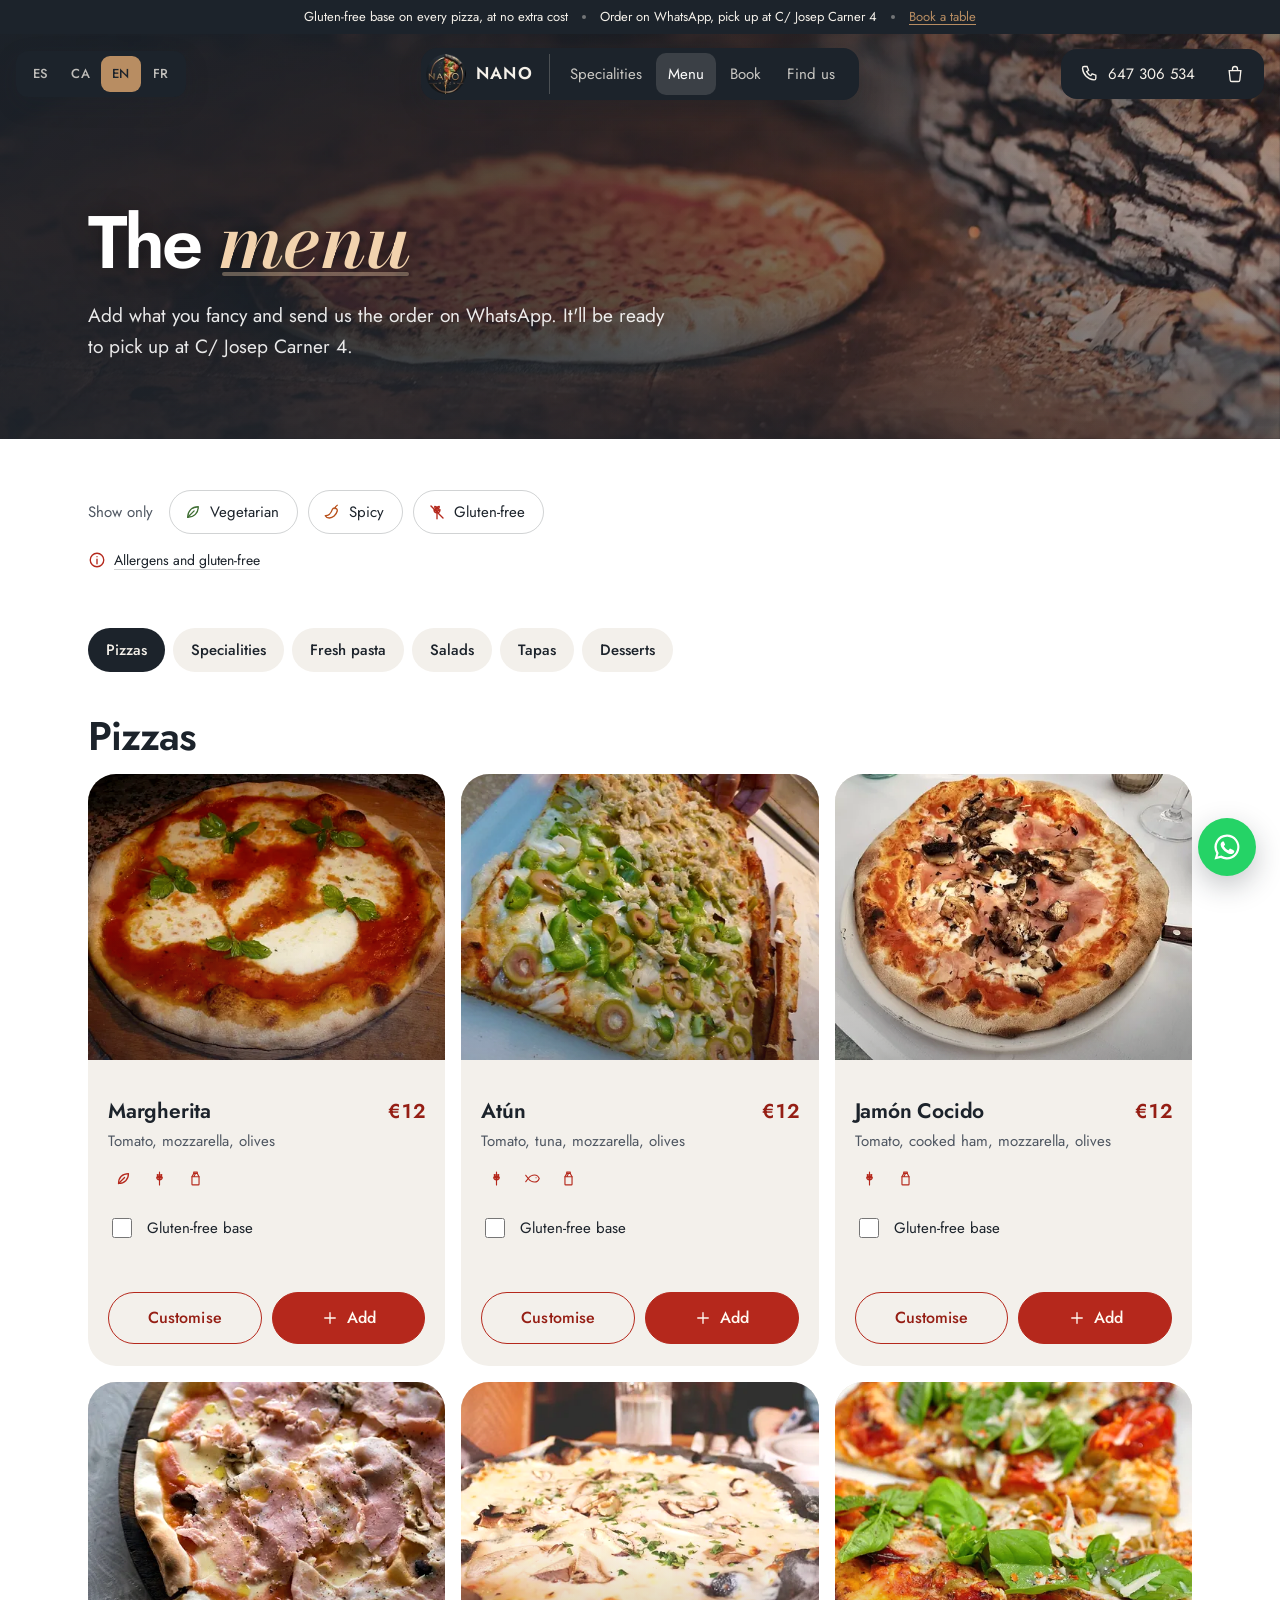
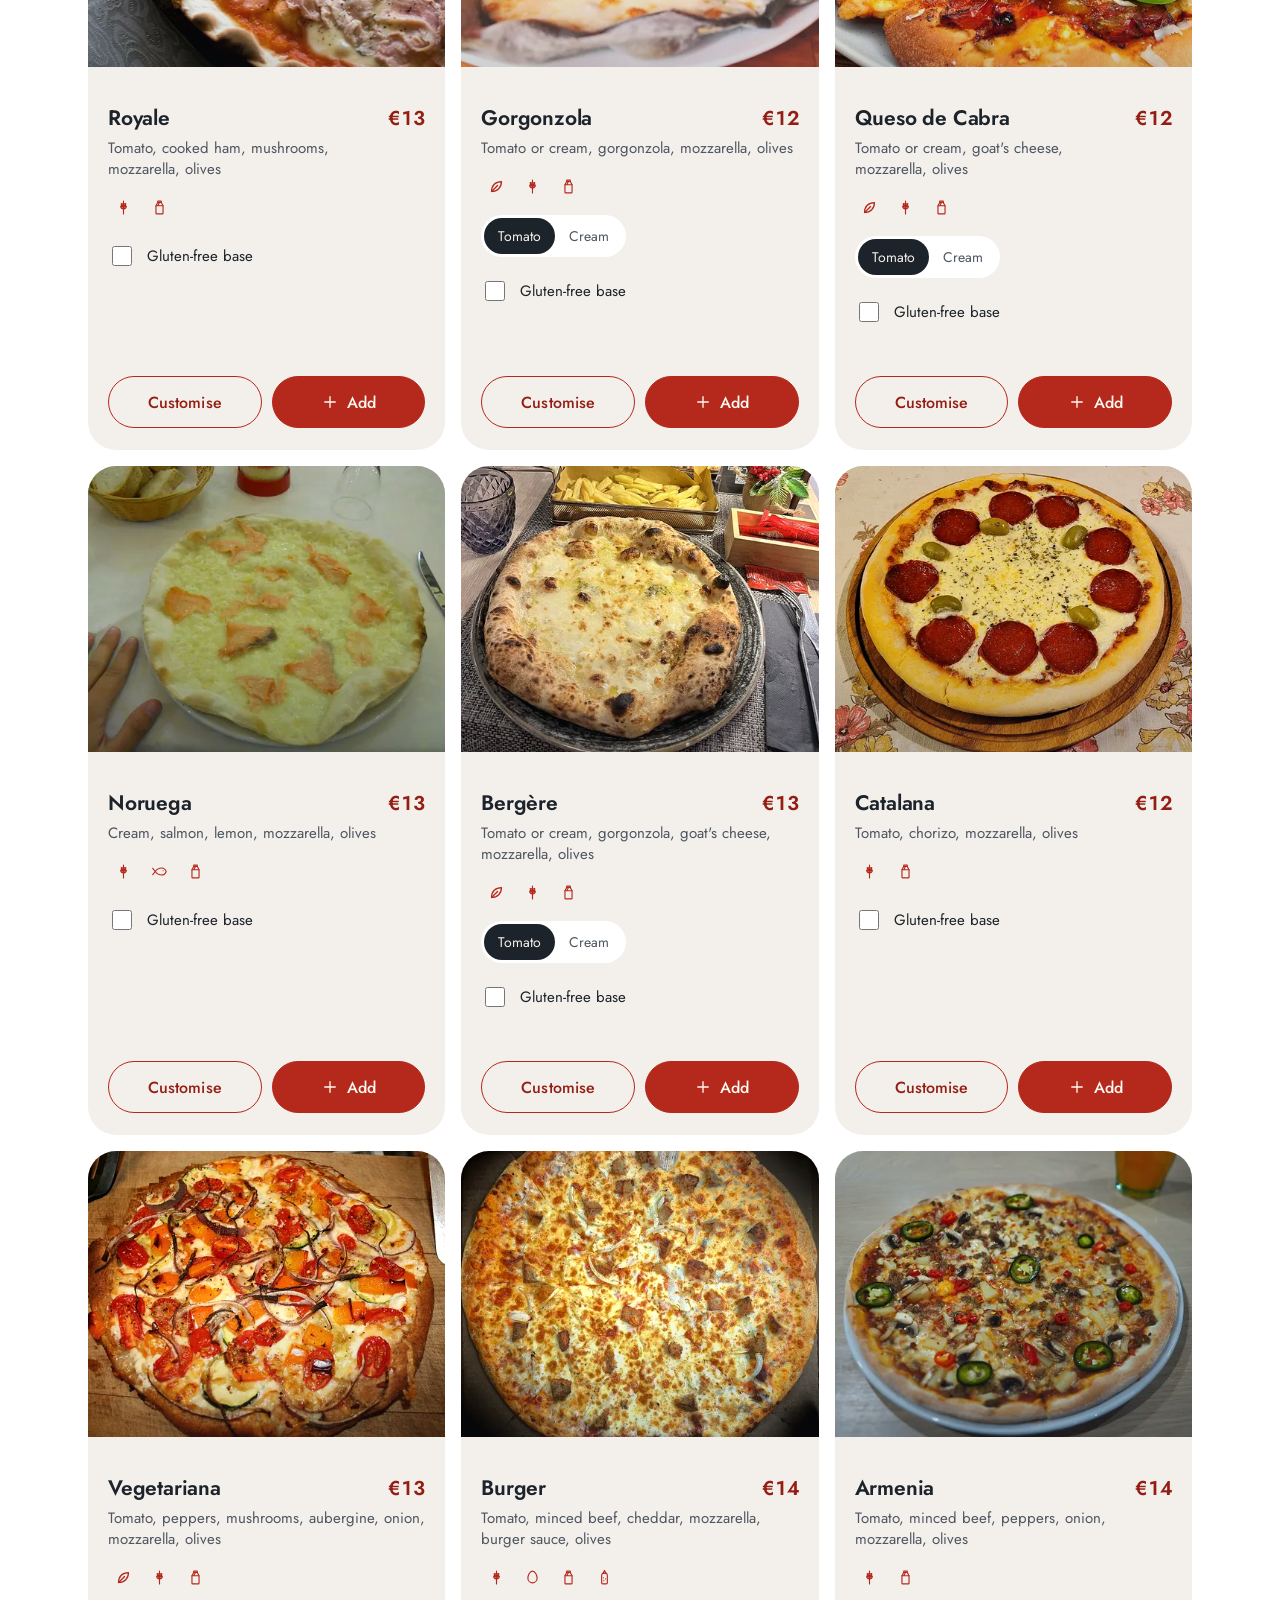
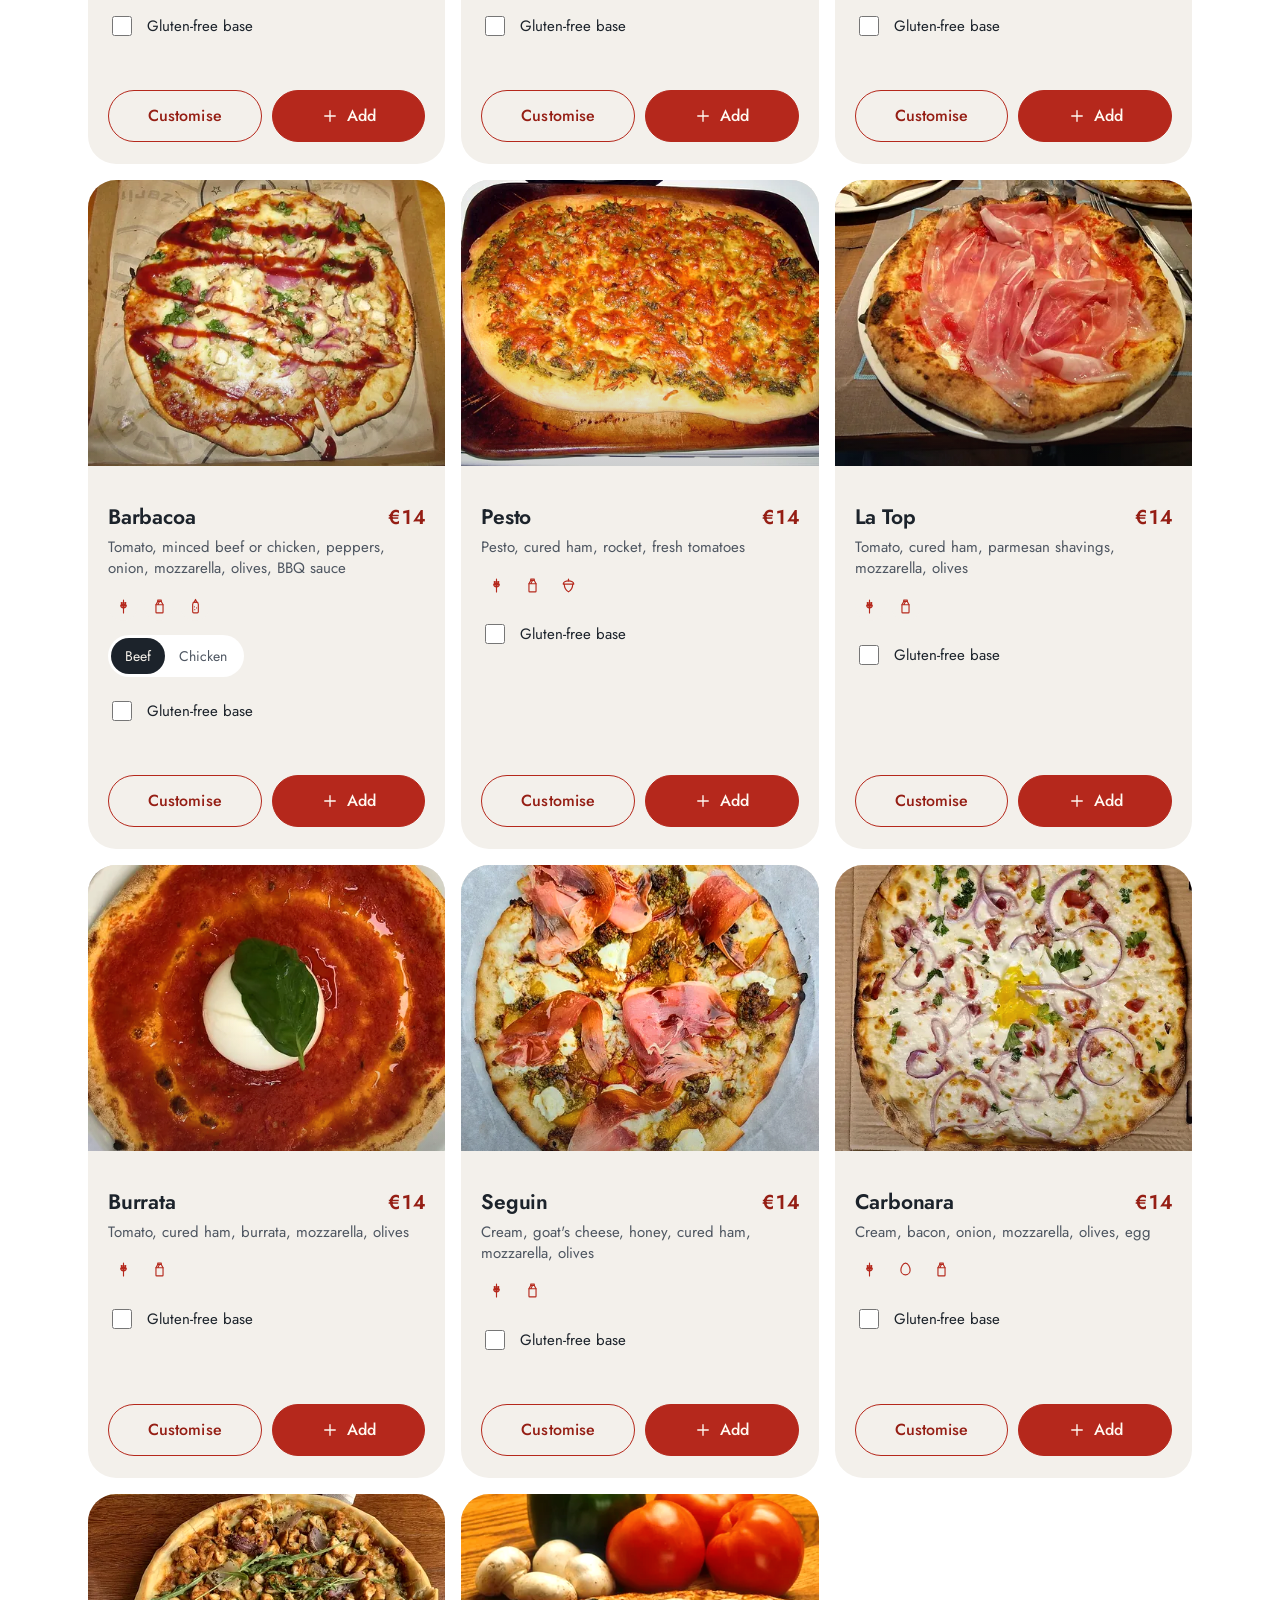
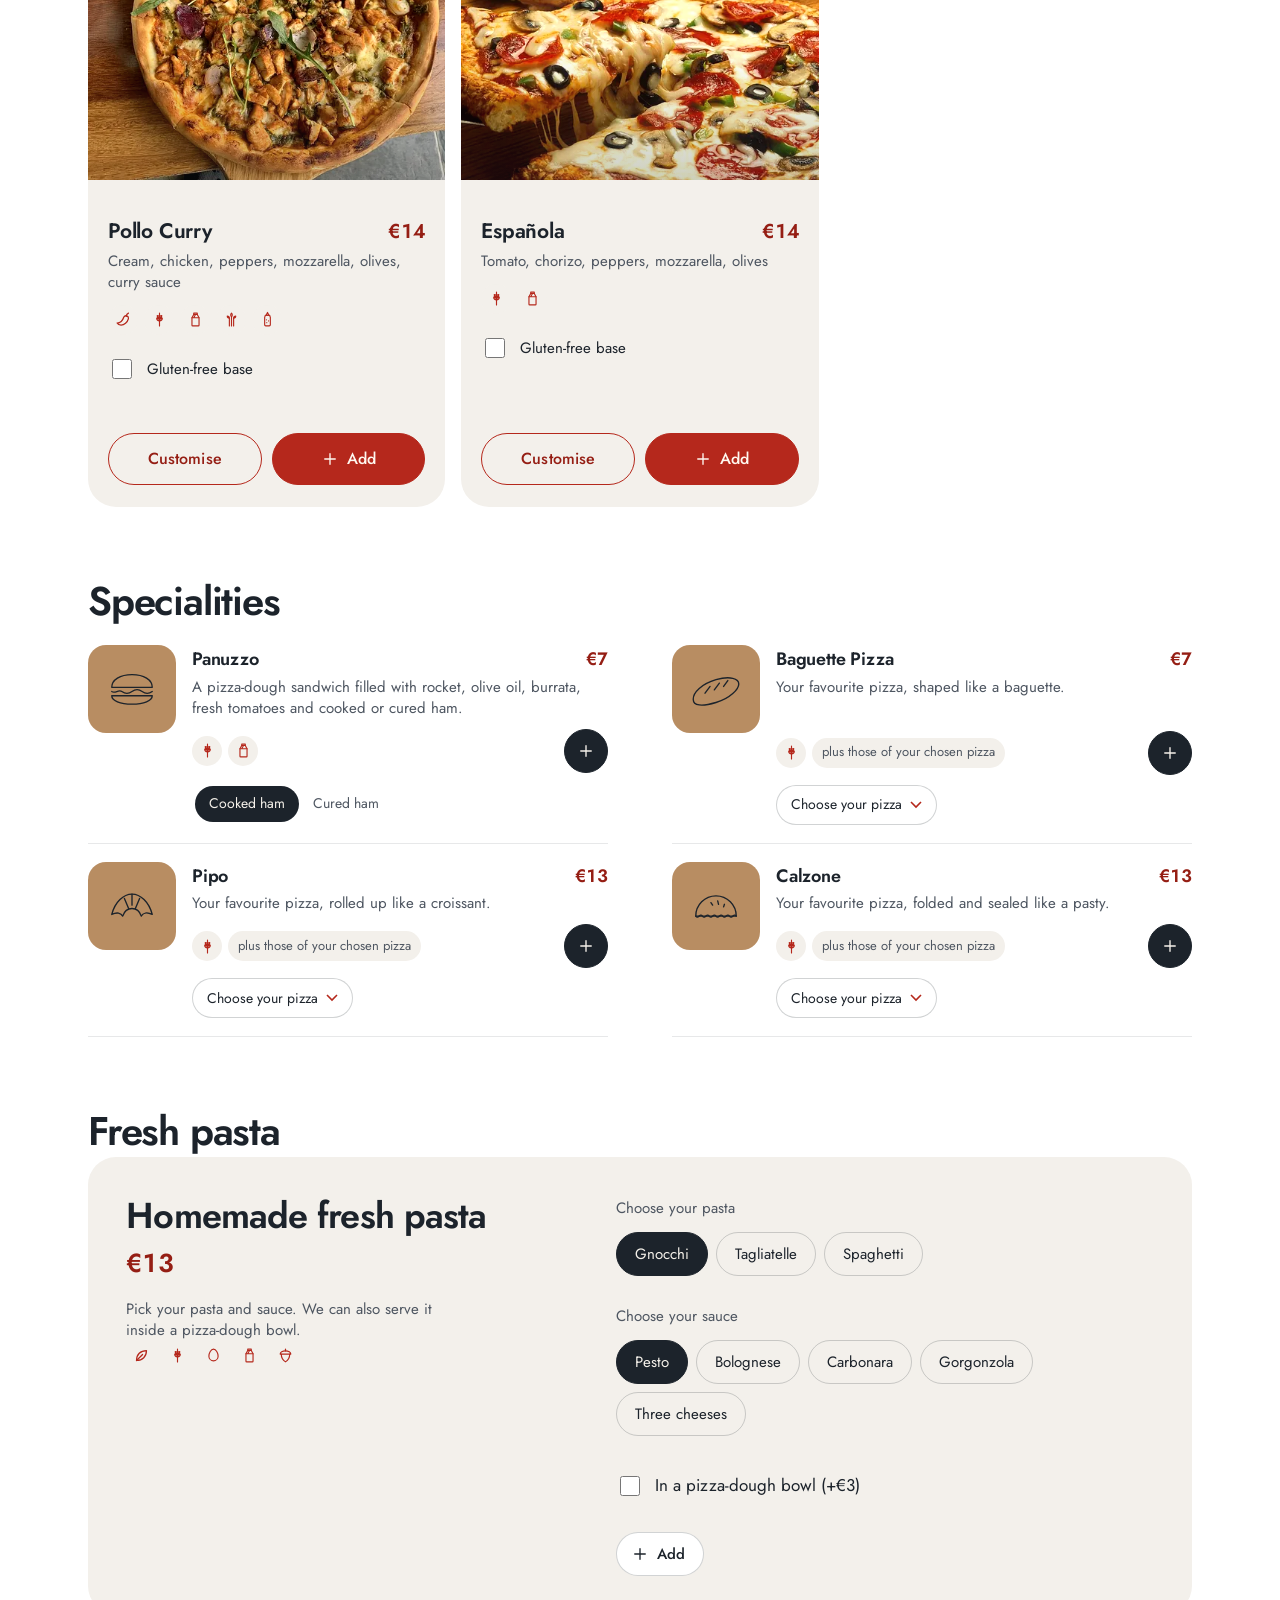
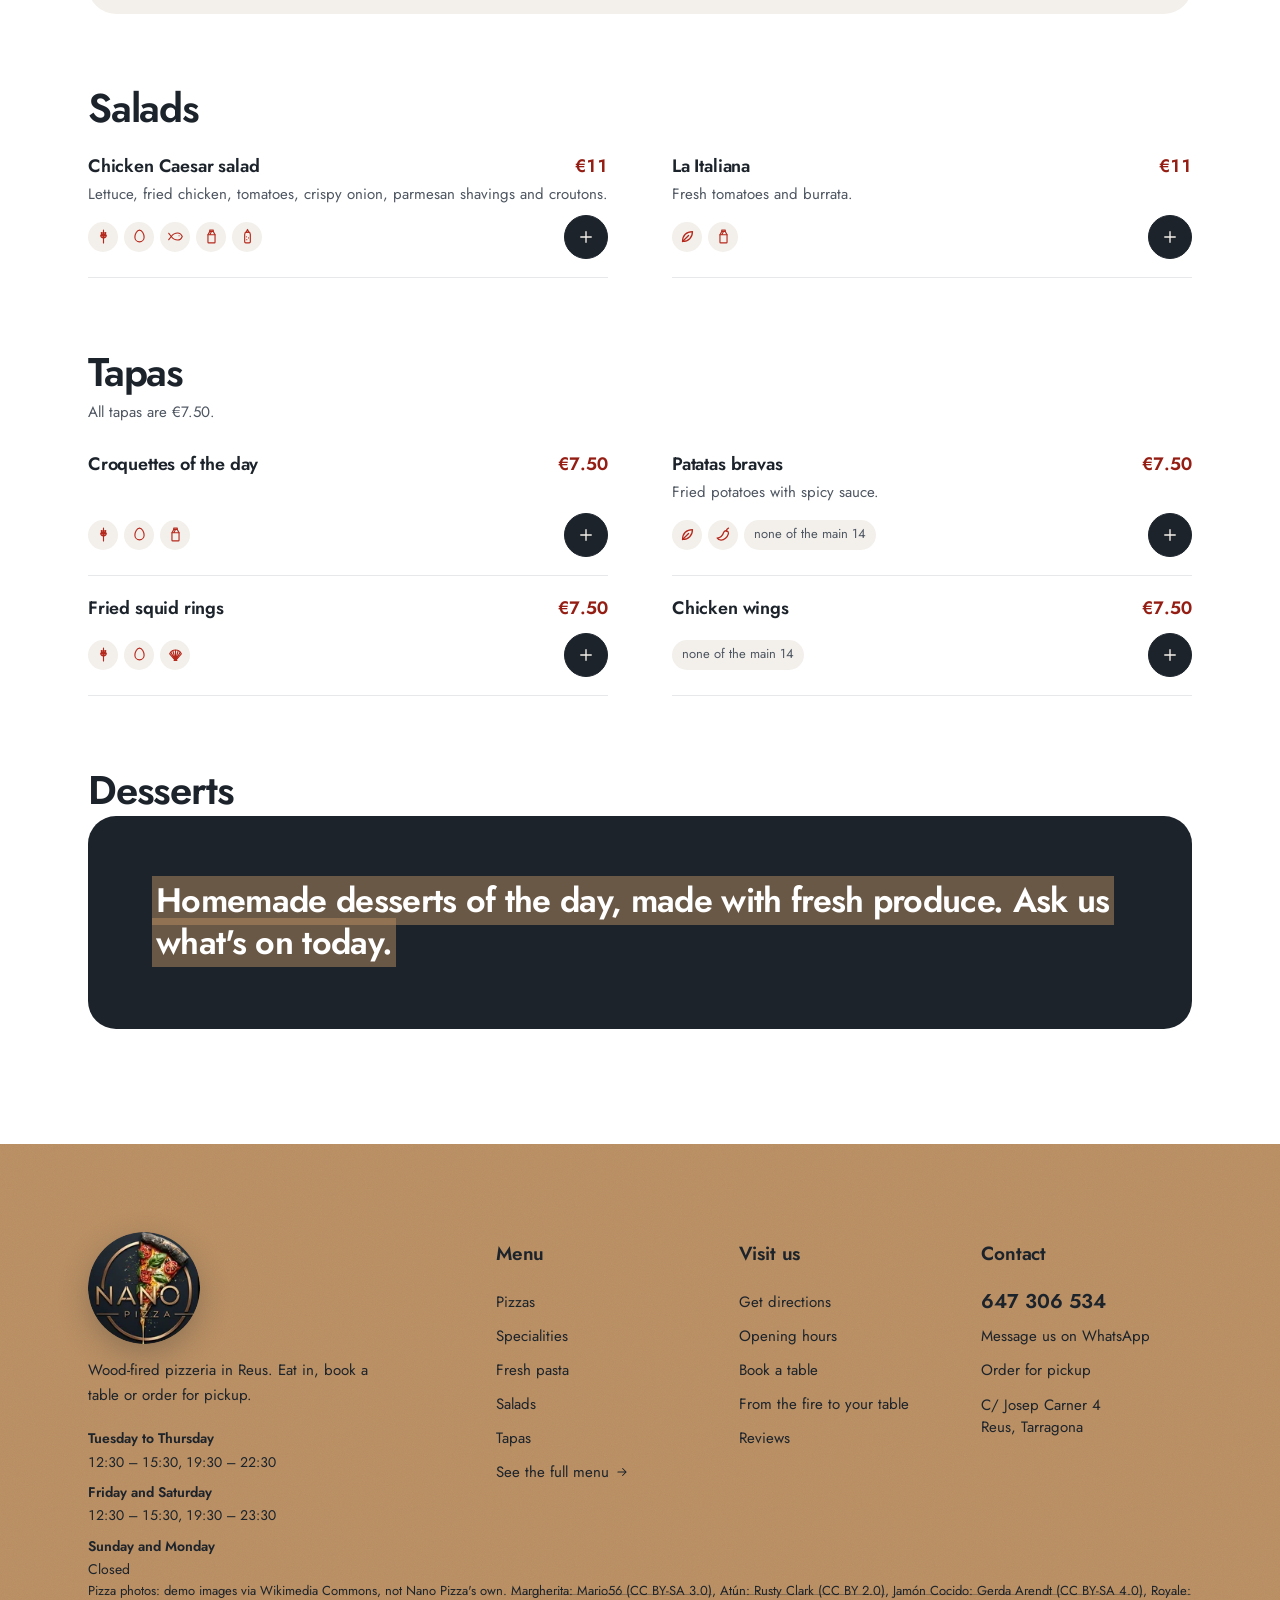
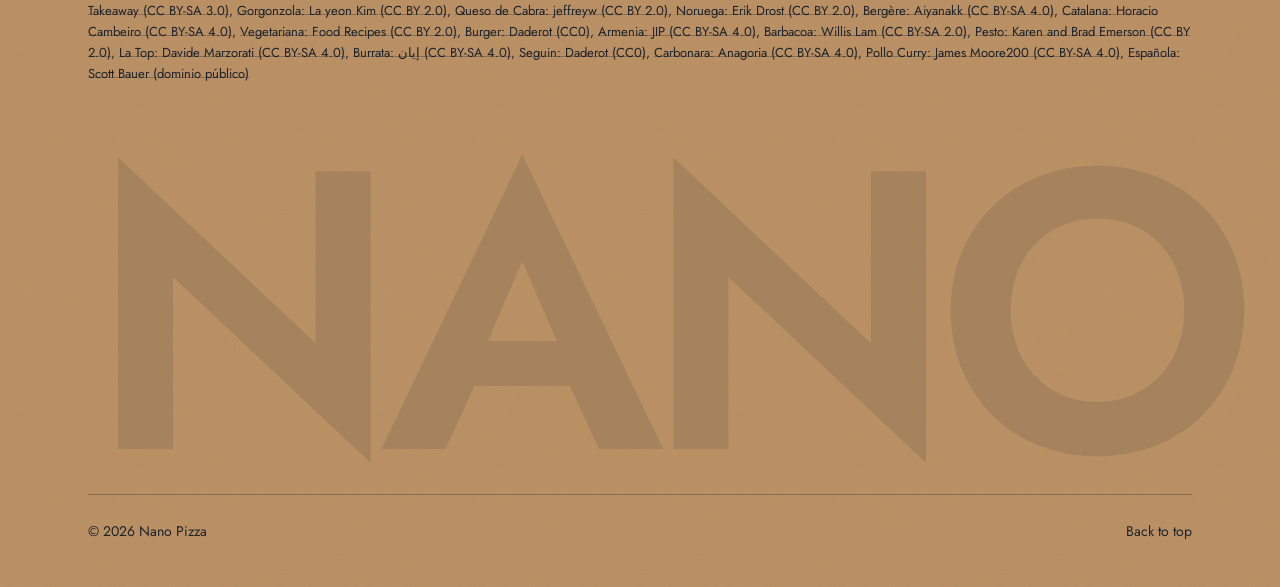
<file: carta.html>
<!doctype html>
<html lang="es" data-page="carta">
<head>
<meta charset="utf-8">
<script>if(!matchMedia("(prefers-reduced-motion: reduce)").matches)document.documentElement.classList.add("anim")</script>
<meta name="viewport" content="width=device-width, initial-scale=1, viewport-fit=cover">
<title>Carta | Nano Pizza, pizzería en Reus</title>
<meta name="description" content="Carta de Nano Pizza: veinte pizzas de horno de leña, especialidades, pasta fresca, ensaladas y tapas, con los alérgenos de cada plato. Pide para recoger por WhatsApp.">
<meta name="theme-color" content="#FFFFFF">
<link rel="icon" href="favicon.png" type="image/png">
<link rel="apple-touch-icon" href="apple-touch-icon.png">
<meta property="og:type" content="restaurant">
<meta property="og:site_name" content="Nano Pizza">
<meta property="og:title" content="Carta | Nano Pizza, pizzería en Reus">
<meta property="og:description" content="Carta de Nano Pizza: veinte pizzas de horno de leña, especialidades, pasta fresca, ensaladas y tapas, con los alérgenos de cada plato. Pide para recoger por WhatsApp.">
<meta property="og:image" content="Imagenes/og-nano.jpg">
<meta property="og:image:width" content="1200">
<meta property="og:image:height" content="630">
<meta property="og:image:alt" content="Logo de Nano Pizza, pizzería con horno de leña en Reus">
<meta property="og:locale" content="es_ES">
<meta property="og:locale:alternate" content="ca_ES">
<meta property="og:locale:alternate" content="en_GB">
<meta property="og:locale:alternate" content="fr_FR">
<meta name="twitter:card" content="summary_large_image">
<script type="application/ld+json">
{
 "@context": "https://schema.org",
 "@type": "Restaurant",
 "name": "Nano Pizza",
 "image": "Imagenes/og-nano.jpg",
 "logo": "Imagenes/logo-nano-oficial.jpg",
 "address": {
  "@type": "PostalAddress",
  "streetAddress": "Carrer de Josep Carner, 4",
  "addressLocality": "Reus",
  "addressRegion": "Tarragona",
  "addressCountry": "ES"
 },
 "telephone": "+34 647 306 534",
 "servesCuisine": [
  "Pizza",
  "Italiana"
 ],
 "priceRange": "7–16 €",
 "acceptsReservations": true,
 "openingHoursSpecification": [
  {
   "@type": "OpeningHoursSpecification",
   "dayOfWeek": [
    "Tuesday",
    "Wednesday",
    "Thursday"
   ],
   "opens": "12:30",
   "closes": "15:30"
  },
  {
   "@type": "OpeningHoursSpecification",
   "dayOfWeek": [
    "Tuesday",
    "Wednesday",
    "Thursday"
   ],
   "opens": "19:30",
   "closes": "22:30"
  },
  {
   "@type": "OpeningHoursSpecification",
   "dayOfWeek": [
    "Friday",
    "Saturday"
   ],
   "opens": "12:30",
   "closes": "15:30"
  },
  {
   "@type": "OpeningHoursSpecification",
   "dayOfWeek": [
    "Friday",
    "Saturday"
   ],
   "opens": "19:30",
   "closes": "23:30"
  }
 ],
 "hasMenu": {
  "@type": "Menu",
  "name": "Carta",
  "hasMenuSection": [
   {
    "@type": "MenuSection",
    "name": "Pizzas",
    "hasMenuItem": [
     {
      "@type": "MenuItem",
      "name": "Margherita",
      "offers": {
       "@type": "Offer",
       "price": "12.00",
       "priceCurrency": "EUR"
      },
      "description": "Tomate, mozzarella, aceitunas"
     },
     {
      "@type": "MenuItem",
      "name": "Atún",
      "offers": {
       "@type": "Offer",
       "price": "12.00",
       "priceCurrency": "EUR"
      },
      "description": "Tomate, atún, mozzarella, aceitunas"
     },
     {
      "@type": "MenuItem",
      "name": "Jamón Cocido",
      "offers": {
       "@type": "Offer",
       "price": "12.00",
       "priceCurrency": "EUR"
      },
      "description": "Tomate, jamón cocido, mozzarella, aceitunas"
     },
     {
      "@type": "MenuItem",
      "name": "Royale",
      "offers": {
       "@type": "Offer",
       "price": "13.00",
       "priceCurrency": "EUR"
      },
      "description": "Tomate, jamón cocido, champiñones, mozzarella, aceitunas"
     },
     {
      "@type": "MenuItem",
      "name": "Gorgonzola",
      "offers": {
       "@type": "Offer",
       "price": "12.00",
       "priceCurrency": "EUR"
      },
      "description": "Tomate o nata, gorgonzola, mozzarella, aceitunas"
     },
     {
      "@type": "MenuItem",
      "name": "Queso de Cabra",
      "offers": {
       "@type": "Offer",
       "price": "12.00",
       "priceCurrency": "EUR"
      },
      "description": "Tomate o nata, queso de cabra, mozzarella, aceitunas"
     },
     {
      "@type": "MenuItem",
      "name": "Noruega",
      "offers": {
       "@type": "Offer",
       "price": "13.00",
       "priceCurrency": "EUR"
      },
      "description": "Nata, salmón, limón, mozzarella, aceitunas"
     },
     {
      "@type": "MenuItem",
      "name": "Bergère",
      "offers": {
       "@type": "Offer",
       "price": "13.00",
       "priceCurrency": "EUR"
      },
      "description": "Tomate o nata, gorgonzola, queso de cabra, mozzarella, aceitunas"
     },
     {
      "@type": "MenuItem",
      "name": "Catalana",
      "offers": {
       "@type": "Offer",
       "price": "12.00",
       "priceCurrency": "EUR"
      },
      "description": "Tomate, chorizo, mozzarella, aceitunas"
     },
     {
      "@type": "MenuItem",
      "name": "Vegetariana",
      "offers": {
       "@type": "Offer",
       "price": "13.00",
       "priceCurrency": "EUR"
      },
      "description": "Tomate, pimientos, champiñones, berenjenas, cebolla, mozzarella, aceitunas"
     },
     {
      "@type": "MenuItem",
      "name": "Burger",
      "offers": {
       "@type": "Offer",
       "price": "14.00",
       "priceCurrency": "EUR"
      },
      "description": "Tomate, carne picada, cheddar, mozzarella, salsa burger, aceitunas"
     },
     {
      "@type": "MenuItem",
      "name": "Armenia",
      "offers": {
       "@type": "Offer",
       "price": "14.00",
       "priceCurrency": "EUR"
      },
      "description": "Tomate, carne picada, pimientos, cebolla, mozzarella, aceitunas"
     },
     {
      "@type": "MenuItem",
      "name": "Barbacoa",
      "offers": {
       "@type": "Offer",
       "price": "14.00",
       "priceCurrency": "EUR"
      },
      "description": "Tomate, carne picada o pollo, pimientos, cebolla, mozzarella, aceitunas, salsa barbacoa"
     },
     {
      "@type": "MenuItem",
      "name": "Pesto",
      "offers": {
       "@type": "Offer",
       "price": "14.00",
       "priceCurrency": "EUR"
      },
      "description": "Pesto, jamón curado, rúcula, tomates frescos"
     },
     {
      "@type": "MenuItem",
      "name": "La Top",
      "offers": {
       "@type": "Offer",
       "price": "14.00",
       "priceCurrency": "EUR"
      },
      "description": "Tomate, jamón curado, lascas de parmesano, mozzarella, aceitunas"
     },
     {
      "@type": "MenuItem",
      "name": "Burrata",
      "offers": {
       "@type": "Offer",
       "price": "14.00",
       "priceCurrency": "EUR"
      },
      "description": "Tomate, jamón curado, burrata, mozzarella, aceitunas"
     },
     {
      "@type": "MenuItem",
      "name": "Seguin",
      "offers": {
       "@type": "Offer",
       "price": "14.00",
       "priceCurrency": "EUR"
      },
      "description": "Nata, queso de cabra, miel, jamón curado, mozzarella, aceitunas"
     },
     {
      "@type": "MenuItem",
      "name": "Carbonara",
      "offers": {
       "@type": "Offer",
       "price": "14.00",
       "priceCurrency": "EUR"
      },
      "description": "Nata, bacon, cebolla, mozzarella, aceitunas, huevo"
     },
     {
      "@type": "MenuItem",
      "name": "Pollo Curry",
      "offers": {
       "@type": "Offer",
       "price": "14.00",
       "priceCurrency": "EUR"
      },
      "description": "Nata, pollo, pimientos, mozzarella, aceitunas, salsa curry"
     },
     {
      "@type": "MenuItem",
      "name": "Española",
      "offers": {
       "@type": "Offer",
       "price": "14.00",
       "priceCurrency": "EUR"
      },
      "description": "Tomate, chorizo, pimientos, mozzarella, aceitunas"
     }
    ]
   },
   {
    "@type": "MenuSection",
    "name": "Especialidades",
    "hasMenuItem": [
     {
      "@type": "MenuItem",
      "name": "Panuzzo",
      "offers": {
       "@type": "Offer",
       "price": "7.00",
       "priceCurrency": "EUR"
      },
      "description": "Sándwich de masa de pizza relleno de rúcula, aceite de oliva, burrata, tomates frescos y jamón cocido o curado."
     },
     {
      "@type": "MenuItem",
      "name": "Baguette Pizza",
      "offers": {
       "@type": "Offer",
       "price": "7.00",
       "priceCurrency": "EUR"
      },
      "description": "Tu pizza favorita en forma de baguette."
     },
     {
      "@type": "MenuItem",
      "name": "Pipo",
      "offers": {
       "@type": "Offer",
       "price": "13.00",
       "priceCurrency": "EUR"
      },
      "description": "Tu pizza favorita enrollada en forma de croissant."
     },
     {
      "@type": "MenuItem",
      "name": "Calzone",
      "offers": {
       "@type": "Offer",
       "price": "13.00",
       "priceCurrency": "EUR"
      },
      "description": "Tu pizza favorita cerrada en forma de empanada."
     }
    ]
   },
   {
    "@type": "MenuSection",
    "name": "Pasta fresca casera",
    "hasMenuItem": [
     {
      "@type": "MenuItem",
      "name": "Pasta fresca casera",
      "offers": {
       "@type": "Offer",
       "price": "13.00",
       "priceCurrency": "EUR"
      },
      "description": "Gnocchis, tagliatelle o spaghetti con pesto, boloñesa, carbonara, gorgonzola o tres quesos. Bol de masa de pizza +3 €."
     }
    ]
   },
   {
    "@type": "MenuSection",
    "name": "Ensaladas",
    "hasMenuItem": [
     {
      "@type": "MenuItem",
      "name": "Ensalada César de pollo",
      "offers": {
       "@type": "Offer",
       "price": "11.00",
       "priceCurrency": "EUR"
      },
      "description": "Lechuga, pollo frito, tomates, cebolla frita, lascas de parmesano y picatostes."
     },
     {
      "@type": "MenuItem",
      "name": "La Italiana",
      "offers": {
       "@type": "Offer",
       "price": "11.00",
       "priceCurrency": "EUR"
      },
      "description": "Tomates frescos y burrata."
     }
    ]
   },
   {
    "@type": "MenuSection",
    "name": "Tapas",
    "hasMenuItem": [
     {
      "@type": "MenuItem",
      "name": "Croquetas del momento",
      "offers": {
       "@type": "Offer",
       "price": "7.50",
       "priceCurrency": "EUR"
      }
     },
     {
      "@type": "MenuItem",
      "name": "Patatas bravas",
      "offers": {
       "@type": "Offer",
       "price": "7.50",
       "priceCurrency": "EUR"
      }
     },
     {
      "@type": "MenuItem",
      "name": "Calamares a la romana",
      "offers": {
       "@type": "Offer",
       "price": "7.50",
       "priceCurrency": "EUR"
      }
     },
     {
      "@type": "MenuItem",
      "name": "Alitas de pollo",
      "offers": {
       "@type": "Offer",
       "price": "7.50",
       "priceCurrency": "EUR"
      }
     }
    ]
   }
  ]
 }
}
</script>
<link rel="preload" href="fonts/jost-normal-latin.woff2" as="font" type="font/woff2" crossorigin>
<link rel="stylesheet" href="css/nano.css?v=59db8330">
<noscript><style>.lang,.menu-toggle,.rv-controls,.tabs,.add,.seg,.pick,.cart-btn,.bar,.pasta-group,.pasta .check,[data-status]{display:none!important}</style></noscript>
</head>
<body>
<a class="skip" href="#main" data-i18n="skip">Saltar al contenido</a>

<div class="topbar" id="topbar">
  <p class="topbar-in"><span data-i18n="tb_1">Masa sin gluten en todas las pizzas, sin coste</span><span class="tb-sep" aria-hidden="true"></span><span class="tb-2" data-i18n="tb_2">Pide por WhatsApp y recoge en C/ Josep Carner 4</span><span class="tb-sep" aria-hidden="true"></span><a class="tb-2" href="reservar.html" data-i18n="cta_book">Reservar mesa</a></p>
</div>
<header class="nav" id="nav">
  <div class="nav-in">
    <div class="lang pill" role="group" aria-label="Idioma" data-i18n-aria="aria_lang">
      <button type="button" data-lang="es" aria-pressed="true">ES</button>
      <button type="button" data-lang="ca" aria-pressed="false">CA</button>
      <button type="button" data-lang="en" aria-pressed="false">EN</button>
      <button type="button" data-lang="fr" aria-pressed="false">FR</button>
    </div>
    <div class="nav-pill pill">
      <a class="brand" href="index.html" aria-label="Nano Pizza" translate="no">
        <img class="brand-mark" src="Imagenes/marca-nano-96.webp" srcset="Imagenes/marca-nano-96.webp 1x, Imagenes/marca-nano-144.webp 1.5x, Imagenes/marca-nano-320.webp 3x" width="40" height="40" alt="">
        <span>NANO</span>
      </a>
      <nav aria-label="Principal" data-i18n-aria="aria_nav">
        <ul class="nav-links">
          <li><a href="index.html#formas" data-i18n="nav_formas">Especialidades</a></li>
          <li><a href="carta.html" data-nav="carta" aria-current="page" data-i18n="nav_menu">Carta</a></li>
          <li><a href="reservar.html" data-nav="reservar" data-i18n="nav_book">Reservar</a></li>
          <li><a href="index.html#donde" data-i18n="nav_find">Dónde estamos</a></li>
        </ul>
      </nav>
    </div>
    <div class="nav-end pill">
    <a class="icon-btn call-btn" href="tel:+34647306534">
      <svg viewBox="0 0 24 24" fill="none" stroke="currentColor" stroke-width="1.6" aria-hidden="true"><use href="#i-phone"/></svg>
      <span>647 306 534</span>
    </a>
    <button class="icon-btn cart-btn" type="button" data-open-cart aria-haspopup="dialog">
      <svg viewBox="0 0 24 24" fill="none" stroke="currentColor" stroke-width="1.6" aria-hidden="true"><path d="M5 8h14l-1.2 11.1a2 2 0 0 1-2 1.9H8.2a2 2 0 0 1-2-1.9L5 8z"/><path d="M9 8V6a3 3 0 0 1 6 0v2"/></svg>
      <span class="sr-only" data-i18n="order">Pedido</span>
      <span class="badge" data-count hidden><span class="badge-n">0</span></span>
    </button>
    <button class="icon-btn menu-toggle" type="button" aria-expanded="false" aria-controls="mobile-menu">
      <svg viewBox="0 0 24 24" fill="none" stroke="currentColor" stroke-width="1.6" aria-hidden="true"><path d="M4 8h16M4 16h16"/></svg>
      <span class="sr-only" data-i18n="menu">Menú</span>
    </button>
    </div>
  </div>
</header>
<div class="mobile-menu" id="mobile-menu">
  <ul>
    <li><a href="index.html#formas" data-i18n="nav_formas">Especialidades</a></li>
    <li><a href="carta.html" data-nav="carta" aria-current="page" data-i18n="nav_menu">Carta</a></li>
    <li><a href="reservar.html" data-nav="reservar" data-i18n="nav_book">Reservar</a></li>
    <li><a href="index.html#donde" data-i18n="nav_find">Dónde estamos</a></li>
    <li><a href="tel:+34647306534"><span data-i18n="call">Llamar</span> 647 306 534</a></li>
  </ul>
  <div class="lang" role="group" aria-label="Idioma" data-i18n-aria="aria_lang">
    <button type="button" data-lang="es" aria-pressed="true">ES</button>
    <button type="button" data-lang="ca" aria-pressed="false">CA</button>
    <button type="button" data-lang="en" aria-pressed="false">EN</button>
    <button type="button" data-lang="fr" aria-pressed="false">FR</button>
  </div>
</div>

<main id="main">
  <header class="page-hero">
    <div class="page-hero-bg" aria-hidden="true"><img src="Imagenes/Demo/pizza-brasas-1920.webp" srcset="Imagenes/Demo/pizza-brasas-960.webp 960w, Imagenes/Demo/pizza-brasas-1920.webp 1920w" sizes="100vw" width="1920" height="1280" alt="" fetchpriority="high"></div>
    <div class="wrap page-hero-in">
        <h1 class="h-big" id="carta-t"><span data-i18n="menu_a">La </span><mark class="mk mk-red" data-i18n="menu_m">carta</mark><span data-i18n="menu_b"></span></h1>
        <p class="lede" data-i18n="menu_sub">Añade lo que te apetezca y envíanos el pedido por WhatsApp. Lo tendrás listo para recoger en C/ Josep Carner 4.</p>
    </div>
  </header>
  <section class="section after-hero" id="carta" aria-labelledby="carta-t">
    <div class="wrap">
      <div class="diet" role="group" aria-labelledby="diet-l">
        <span class="diet-l" id="diet-l" data-i18n="diet_l">Ver solo</span>
        <button class="fchip" type="button" data-f="veg" aria-pressed="false"><svg viewBox="0 0 24 24" fill="none" stroke="currentColor" stroke-width="1.8" stroke-linecap="round" stroke-linejoin="round" aria-hidden="true"><path d="M5 19c0-8.5 5.5-14 14-14 0 8.5-5.5 14-14 14z"/><path d="M5 19l8.5-8.5"/></svg><span data-i18n="f_veg">Vegetariano</span></button>
        <button class="fchip" type="button" data-f="hot" aria-pressed="false"><svg viewBox="0 0 24 24" fill="none" stroke="currentColor" stroke-width="1.8" stroke-linecap="round" stroke-linejoin="round" aria-hidden="true"><path d="M8.5 20C4.5 20 3 17 3 17c5 0 8-4 9.5-8.5a3.5 3.5 0 0 1 6.5 2.2C17.5 16 13 20 8.5 20z"/><path d="M16 7.5c0-2 1-3.5 3-4.5"/></svg><span data-i18n="f_hot">Picante</span></button>
        <button class="fchip" type="button" data-f="gf" aria-pressed="false"><svg viewBox="0 0 24 24" fill="none" stroke="currentColor" stroke-width="1.8" stroke-linecap="round" stroke-linejoin="round" aria-hidden="true"><path d="M12 21V8"/><path d="M12 13c-2.2 0-4-1.8-4-4 2.2 0 4 1.8 4 4zm0 0c2.2 0 4-1.8 4-4-2.2 0-4 1.8-4 4zm0-5c-1.7 0-3-1.6-3-3.5 1.7 0 3 1.6 3 3.5zm0 0c1.7 0 3-1.6 3-3.5-1.7 0-3 1.6-3 3.5z"/><path d="M4 4l16 16"/></svg><span data-i18n="f_gf">Sin gluten</span></button>
        <span class="sr-only" id="diet-live" role="status"></span>
      </div>
      <details class="diet-info">
        <summary><svg viewBox="0 0 24 24" fill="none" stroke="currentColor" stroke-width="1.8" stroke-linecap="round" stroke-linejoin="round" aria-hidden="true"><circle cx="12" cy="12" r="9"/><path d="M12 11v6M12 7.5h.01"/></svg><span data-i18n="diet_info">Alérgenos y sin gluten</span></summary>
        <p class="diet-note" data-i18n="diet_note">Cada plato indica sus alérgenos. «Sin gluten» son platos sin gluten en la receta, pero en la cocina usamos harina de trigo y puede haber trazas: si eres celíaco o tienes una alergia, dínoslo al pedir.</p>
        <ul class="al-legend" id="al-legend"><!--pre:al-legend--><li class="dtag-veg"><svg viewBox="0 0 24 24" fill="none" stroke="currentColor" stroke-width="1.8" stroke-linecap="round" stroke-linejoin="round" aria-hidden="true"><path d="M5 19c0-8.5 5.5-14 14-14 0 8.5-5.5 14-14 14z"></path><path d="M5 19l8.5-8.5"></path></svg>Vegetariano</li><li class="dtag-hot"><svg viewBox="0 0 24 24" fill="none" stroke="currentColor" stroke-width="1.8" stroke-linecap="round" stroke-linejoin="round" aria-hidden="true"><path d="M8.5 20C4.5 20 3 17 3 17c5 0 8-4 9.5-8.5a3.5 3.5 0 0 1 6.5 2.2C17.5 16 13 20 8.5 20z"></path><path d="M16 7.5c0-2 1-3.5 3-4.5"></path></svg>Picante</li><li><svg viewBox="0 0 24 24" fill="none" stroke="currentColor" stroke-width="1.6" stroke-linecap="round" stroke-linejoin="round" aria-hidden="true"><path d="M12 21V10"></path><path d="M12 14c-2.5 0-4-1.8-4-4 2.5 0 4 1.8 4 4zm0 0c2.5 0 4-1.8 4-4-2.5 0-4 1.8-4 4zm0-4c-2 0-3.2-1.6-3.2-3.6 2 0 3.2 1.6 3.2 3.6zm0 0c2 0 3.2-1.6 3.2-3.6-2 0-3.2 1.6-3.2 3.6zM12 6.4V3"></path></svg>gluten</li><li><svg viewBox="0 0 24 24" fill="none" stroke="currentColor" stroke-width="1.6" stroke-linecap="round" stroke-linejoin="round" aria-hidden="true"><path d="M16.95 7.05A7 7 0 1 0 14.39 18.58l-1.19-3.29a3.5 3.5 0 1 1 1.27-5.76z"></path><path d="M5 12h3.5M7.05 7.05l2.48 2.48M7.05 16.95l2.48-2.48"></path><path d="M13.8 17l4 .5M13.8 17l2.5 3.5"></path><path d="M17 7l2.5-3.5M17 7h3.5"></path></svg>crustáceos</li><li><svg viewBox="0 0 24 24" fill="none" stroke="currentColor" stroke-width="1.6" stroke-linecap="round" stroke-linejoin="round" aria-hidden="true"><path d="M12 3c-3.6 0-6.5 5.4-6.5 10a6.5 6.5 0 0 0 13 0C18.5 8.4 15.6 3 12 3z"></path></svg>huevo</li><li><svg viewBox="0 0 24 24" fill="none" stroke="currentColor" stroke-width="1.6" stroke-linecap="round" stroke-linejoin="round" aria-hidden="true"><path d="M2.5 7.5 6 12l-3.5 4.5"></path><path d="M6 12c2.5-3.5 6-5 9-5s5.5 2.5 6.5 5c-1 2.5-3.5 5-6.5 5s-6.5-1.5-9-5z"></path><path d="M17 11h.01"></path></svg>pescado</li><li><svg viewBox="0 0 24 24" fill="none" stroke="currentColor" stroke-width="1.6" stroke-linecap="round" stroke-linejoin="round" aria-hidden="true"><path d="M12 3c-2.8 0-4.5 2-4.5 4.5 0 1.6.8 2.6.8 4.5s-.8 2.8-.8 4.5C7.5 19 9.5 21 12 21s4.5-2 4.5-4.5c0-1.7-.8-2.6-.8-4.5s.8-2.9.8-4.5C16.5 5 14.8 3 12 3z"></path><path d="M10.5 7h.01M13.5 9.5h.01M10.5 15h.01M13.5 17.5h.01"></path></svg>cacahuetes</li><li><svg viewBox="0 0 24 24" fill="none" stroke="currentColor" stroke-width="1.6" stroke-linecap="round" stroke-linejoin="round" aria-hidden="true"><path d="M5 19C4 14 9 5 18 4.5c1 .5 1.5 1 1.5 2C19 15 10 20 5 19z"></path><circle cx="9.3" cy="14.6" r="1.5"></circle><circle cx="12.4" cy="11.2" r="1.5"></circle><circle cx="15.5" cy="7.9" r="1.5"></circle></svg>soja</li><li><svg viewBox="0 0 24 24" fill="none" stroke="currentColor" stroke-width="1.6" stroke-linecap="round" stroke-linejoin="round" aria-hidden="true"><path d="M7 9.5 9.5 5h5L17 9.5V20a1 1 0 0 1-1 1H8a1 1 0 0 1-1-1z"></path><path d="M7 9.5h10M12 5 9.5 9.5M9.5 5V3h5v2"></path></svg>lácteos</li><li><svg viewBox="0 0 24 24" fill="none" stroke="currentColor" stroke-width="1.6" stroke-linecap="round" stroke-linejoin="round" aria-hidden="true"><path d="M4.5 10a7.5 4.5 0 0 1 15 0z"></path><path d="M6 10c0 5 2.7 9 6 11 3.3-2 6-6 6-11"></path><path d="M12 5.5V3"></path></svg>frutos de cáscara</li><li><svg viewBox="0 0 24 24" fill="none" stroke="currentColor" stroke-width="1.6" stroke-linecap="round" stroke-linejoin="round" aria-hidden="true"><path d="M9 21V10M12 21V8M15 21V10"></path><path d="M9 10c-2 0-3-1.5-3-3 1.5 0 3 1 3 3zm6 0c2 0 3-1.5 3-3-1.5 0-3 1-3 3zm-3-2c-1.5-1-1.5-3.5 0-5 1.5 1.5 1.5 4 0 5z"></path></svg>apio</li><li><svg viewBox="0 0 24 24" fill="none" stroke="currentColor" stroke-width="1.6" stroke-linecap="round" stroke-linejoin="round" aria-hidden="true"><path d="M12 2l2 4h-4z"></path><path d="M9 6h6l1 3v10.5a1.5 1.5 0 0 1-1.5 1.5h-5A1.5 1.5 0 0 1 8 19.5V9z"></path><path d="M10.5 12.5h.01M13.5 14h.01M11 16.5h.01"></path></svg>mostaza</li><li><svg viewBox="0 0 24 24" fill="none" stroke="currentColor" stroke-width="1.6" stroke-linecap="round" stroke-linejoin="round" aria-hidden="true"><path d="M7 4c1.8 1.5 2 4.5 0 6.5-2-2-1.8-5 0-6.5zm9 2c1.8 1.5 2 4.5 0 6.5-2-2-1.8-5 0-6.5zm-5.5 6.5c1.8 1.5 2 4.5 0 6.5-2-2-1.8-5 0-6.5z"></path></svg>sésamo</li><li><svg viewBox="0 0 24 24" fill="none" stroke="currentColor" stroke-width="1.6" stroke-linecap="round" stroke-linejoin="round" aria-hidden="true"><path d="M7.5 3h9l-.5 5a4 4 0 0 1-8 0z"></path><path d="M8 6.5h8M12 12v8M8.5 21h7"></path></svg>sulfitos</li><li><svg viewBox="0 0 24 24" fill="none" stroke="currentColor" stroke-width="1.6" stroke-linecap="round" stroke-linejoin="round" aria-hidden="true"><path d="M12 22V12"></path><circle cx="12" cy="4" r="1.4"></circle><circle cx="9.8" cy="7" r="1.6"></circle><circle cx="14.2" cy="7" r="1.6"></circle><circle cx="9.6" cy="10.6" r="1.7"></circle><circle cx="14.4" cy="10.6" r="1.7"></circle><path d="M12 17c-2.5 0-4-1.5-4.5-3.5M12 17c2.5 0 4-1.5 4.5-3.5"></path></svg>altramuces</li><li><svg viewBox="0 0 24 24" fill="none" stroke="currentColor" stroke-width="1.6" stroke-linecap="round" stroke-linejoin="round" aria-hidden="true"><path d="M12 20.5 3.8 11a9 9 0 0 1 16.4 0z"></path><path d="M12 20.5V6M12 20.5 8.3 6.8M12 20.5l3.7-13.7M12 20.5 5.4 9M12 20.5 18.6 9"></path><path d="M10 20.5h4"></path></svg>moluscos</li><!--/pre:al-legend--></ul>
      </details>
      <div class="carta-bar" id="carta-bar">
        <nav class="tabs" id="tabs" aria-label="Secciones de la carta" data-i18n-aria="aria_sections"><!--pre:tabs--><a class="tab" href="#panel-pizzas" data-cat="pizzas" aria-current="true">Pizzas</a><a class="tab" href="#panel-especiales" data-cat="especiales" aria-current="false">Especialidades</a><a class="tab" href="#panel-pasta" data-cat="pasta" aria-current="false">Pasta fresca</a><a class="tab" href="#panel-ensaladas" data-cat="ensaladas" aria-current="false">Ensaladas</a><a class="tab" href="#panel-tapas" data-cat="tapas" aria-current="false">Tapas</a><a class="tab" href="#panel-postres" data-cat="postres" aria-current="false">Postres</a><!--/pre:tabs--></nav>
        <div class="active-f" id="active-f" hidden><span class="diet-status" id="diet-status"></span><button class="diet-clear" type="button" data-clear-f data-i18n="clear_f">Quitar filtros</button></div>
      </div>
      <div id="panels"><!--pre:panels--><section class="panel" id="panel-pizzas" aria-labelledby="h-pizzas"><h2 class="cat-h" id="h-pizzas" tabindex="-1">Pizzas<span class="cat-n"></span></h2><ul class="dishes pizza-cards"><li class="dish pcard" data-key="pizza:margherita"><div class="pc-media" aria-hidden="true"><img class="pc-img" src="Imagenes/Carta/margherita-card-480.webp" srcset="Imagenes/Carta/margherita-card-320.webp 320w, Imagenes/Carta/margherita-card-480.webp 480w, Imagenes/Carta/margherita-card-720.webp 720w" sizes="(max-width:639px) 46vw, (max-width:1023px) 46vw, 380px" width="480" height="384" fetchpriority="high" decoding="async" alt=""></div><div class="pc-body">
    <div class="dish-head"><h3 class="dish-name">Margherita</h3><span class="dish-price">12&nbsp;€</span></div>
    <p class="dish-desc">Tomate, mozzarella, aceitunas</p><div class="dish-meta" data-meta=""><span class="al-l">Alérgenos:</span><ul class="al-list" role="list"><li class="dtag dtag-veg" title="Vegetariano"><svg viewBox="0 0 24 24" fill="none" stroke="currentColor" stroke-width="1.8" stroke-linecap="round" stroke-linejoin="round" aria-hidden="true"><path d="M5 19c0-8.5 5.5-14 14-14 0 8.5-5.5 14-14 14z"></path><path d="M5 19l8.5-8.5"></path></svg><span class="al-name">Vegetariano</span></li><li title="gluten"><svg viewBox="0 0 24 24" fill="none" stroke="currentColor" stroke-width="1.6" stroke-linecap="round" stroke-linejoin="round" aria-hidden="true"><path d="M12 21V10"></path><path d="M12 14c-2.5 0-4-1.8-4-4 2.5 0 4 1.8 4 4zm0 0c2.5 0 4-1.8 4-4-2.5 0-4 1.8-4 4zm0-4c-2 0-3.2-1.6-3.2-3.6 2 0 3.2 1.6 3.2 3.6zm0 0c2 0 3.2-1.6 3.2-3.6-2 0-3.2 1.6-3.2 3.6zM12 6.4V3"></path></svg><span class="al-name">gluten</span></li><li title="lácteos"><svg viewBox="0 0 24 24" fill="none" stroke="currentColor" stroke-width="1.6" stroke-linecap="round" stroke-linejoin="round" aria-hidden="true"><path d="M7 9.5 9.5 5h5L17 9.5V20a1 1 0 0 1-1 1H8a1 1 0 0 1-1-1z"></path><path d="M7 9.5h10M12 5 9.5 9.5M9.5 5V3h5v2"></path></svg><span class="al-name">lácteos</span></li></ul></div><label class="check sg-check"><input type="checkbox" data-opt="sg"><span>Masa sin gluten</span></label>
    <div class="pc-actions"><button class="btn btn-outline" type="button" data-custom="pizza:margherita" aria-haspopup="dialog"><span class="btn-t">Personalizar</span></button><button class="add" type="button" data-add="pizza:margherita"><svg class="add-ic" viewBox="0 0 24 24" fill="none" stroke="currentColor" stroke-width="1.8" stroke-linecap="round" stroke-linejoin="round" aria-hidden="true"><path class="ic-plus" d="M12 5v14M5 12h14"></path><path class="ic-check" pathLength="1" d="M5 12.5l4.5 4.5L19 7.5"></path></svg><span>Añadir</span></button></div></div></li><li class="dish pcard" data-key="pizza:atun"><div class="pc-media" aria-hidden="true"><img class="pc-img" src="Imagenes/Carta/atun-card-480.webp" srcset="Imagenes/Carta/atun-card-320.webp 320w, Imagenes/Carta/atun-card-480.webp 480w, Imagenes/Carta/atun-card-720.webp 720w" sizes="(max-width:639px) 46vw, (max-width:1023px) 46vw, 380px" width="480" height="384" decoding="async" alt=""></div><div class="pc-body">
    <div class="dish-head"><h3 class="dish-name">Atún</h3><span class="dish-price">12&nbsp;€</span></div>
    <p class="dish-desc">Tomate, atún, mozzarella, aceitunas</p><div class="dish-meta" data-meta=""><span class="al-l">Alérgenos:</span><ul class="al-list" role="list"><li title="gluten"><svg viewBox="0 0 24 24" fill="none" stroke="currentColor" stroke-width="1.6" stroke-linecap="round" stroke-linejoin="round" aria-hidden="true"><path d="M12 21V10"></path><path d="M12 14c-2.5 0-4-1.8-4-4 2.5 0 4 1.8 4 4zm0 0c2.5 0 4-1.8 4-4-2.5 0-4 1.8-4 4zm0-4c-2 0-3.2-1.6-3.2-3.6 2 0 3.2 1.6 3.2 3.6zm0 0c2 0 3.2-1.6 3.2-3.6-2 0-3.2 1.6-3.2 3.6zM12 6.4V3"></path></svg><span class="al-name">gluten</span></li><li title="pescado"><svg viewBox="0 0 24 24" fill="none" stroke="currentColor" stroke-width="1.6" stroke-linecap="round" stroke-linejoin="round" aria-hidden="true"><path d="M2.5 7.5 6 12l-3.5 4.5"></path><path d="M6 12c2.5-3.5 6-5 9-5s5.5 2.5 6.5 5c-1 2.5-3.5 5-6.5 5s-6.5-1.5-9-5z"></path><path d="M17 11h.01"></path></svg><span class="al-name">pescado</span></li><li title="lácteos"><svg viewBox="0 0 24 24" fill="none" stroke="currentColor" stroke-width="1.6" stroke-linecap="round" stroke-linejoin="round" aria-hidden="true"><path d="M7 9.5 9.5 5h5L17 9.5V20a1 1 0 0 1-1 1H8a1 1 0 0 1-1-1z"></path><path d="M7 9.5h10M12 5 9.5 9.5M9.5 5V3h5v2"></path></svg><span class="al-name">lácteos</span></li></ul></div><label class="check sg-check"><input type="checkbox" data-opt="sg"><span>Masa sin gluten</span></label>
    <div class="pc-actions"><button class="btn btn-outline" type="button" data-custom="pizza:atun" aria-haspopup="dialog"><span class="btn-t">Personalizar</span></button><button class="add" type="button" data-add="pizza:atun"><svg class="add-ic" viewBox="0 0 24 24" fill="none" stroke="currentColor" stroke-width="1.8" stroke-linecap="round" stroke-linejoin="round" aria-hidden="true"><path class="ic-plus" d="M12 5v14M5 12h14"></path><path class="ic-check" pathLength="1" d="M5 12.5l4.5 4.5L19 7.5"></path></svg><span>Añadir</span></button></div></div></li><li class="dish pcard" data-key="pizza:jamon-cocido"><div class="pc-media" aria-hidden="true"><img class="pc-img" src="Imagenes/Carta/jamon-cocido-card-480.webp" srcset="Imagenes/Carta/jamon-cocido-card-320.webp 320w, Imagenes/Carta/jamon-cocido-card-480.webp 480w, Imagenes/Carta/jamon-cocido-card-720.webp 720w" sizes="(max-width:639px) 46vw, (max-width:1023px) 46vw, 380px" width="480" height="384" decoding="async" alt=""></div><div class="pc-body">
    <div class="dish-head"><h3 class="dish-name">Jamón Cocido</h3><span class="dish-price">12&nbsp;€</span></div>
    <p class="dish-desc">Tomate, jamón cocido, mozzarella, aceitunas</p><div class="dish-meta" data-meta=""><span class="al-l">Alérgenos:</span><ul class="al-list" role="list"><li title="gluten"><svg viewBox="0 0 24 24" fill="none" stroke="currentColor" stroke-width="1.6" stroke-linecap="round" stroke-linejoin="round" aria-hidden="true"><path d="M12 21V10"></path><path d="M12 14c-2.5 0-4-1.8-4-4 2.5 0 4 1.8 4 4zm0 0c2.5 0 4-1.8 4-4-2.5 0-4 1.8-4 4zm0-4c-2 0-3.2-1.6-3.2-3.6 2 0 3.2 1.6 3.2 3.6zm0 0c2 0 3.2-1.6 3.2-3.6-2 0-3.2 1.6-3.2 3.6zM12 6.4V3"></path></svg><span class="al-name">gluten</span></li><li title="lácteos"><svg viewBox="0 0 24 24" fill="none" stroke="currentColor" stroke-width="1.6" stroke-linecap="round" stroke-linejoin="round" aria-hidden="true"><path d="M7 9.5 9.5 5h5L17 9.5V20a1 1 0 0 1-1 1H8a1 1 0 0 1-1-1z"></path><path d="M7 9.5h10M12 5 9.5 9.5M9.5 5V3h5v2"></path></svg><span class="al-name">lácteos</span></li></ul></div><label class="check sg-check"><input type="checkbox" data-opt="sg"><span>Masa sin gluten</span></label>
    <div class="pc-actions"><button class="btn btn-outline" type="button" data-custom="pizza:jamon-cocido" aria-haspopup="dialog"><span class="btn-t">Personalizar</span></button><button class="add" type="button" data-add="pizza:jamon-cocido"><svg class="add-ic" viewBox="0 0 24 24" fill="none" stroke="currentColor" stroke-width="1.8" stroke-linecap="round" stroke-linejoin="round" aria-hidden="true"><path class="ic-plus" d="M12 5v14M5 12h14"></path><path class="ic-check" pathLength="1" d="M5 12.5l4.5 4.5L19 7.5"></path></svg><span>Añadir</span></button></div></div></li><li class="dish pcard" data-key="pizza:royale"><div class="pc-media" aria-hidden="true"><img class="pc-img" src="Imagenes/Carta/royale-card-480.webp" srcset="Imagenes/Carta/royale-card-320.webp 320w, Imagenes/Carta/royale-card-480.webp 480w, Imagenes/Carta/royale-card-720.webp 720w" sizes="(max-width:639px) 46vw, (max-width:1023px) 46vw, 380px" width="480" height="384" loading="lazy" decoding="async" alt=""></div><div class="pc-body">
    <div class="dish-head"><h3 class="dish-name">Royale</h3><span class="dish-price">13&nbsp;€</span></div>
    <p class="dish-desc">Tomate, jamón cocido, champiñones, mozzarella, aceitunas</p><div class="dish-meta" data-meta=""><span class="al-l">Alérgenos:</span><ul class="al-list" role="list"><li title="gluten"><svg viewBox="0 0 24 24" fill="none" stroke="currentColor" stroke-width="1.6" stroke-linecap="round" stroke-linejoin="round" aria-hidden="true"><path d="M12 21V10"></path><path d="M12 14c-2.5 0-4-1.8-4-4 2.5 0 4 1.8 4 4zm0 0c2.5 0 4-1.8 4-4-2.5 0-4 1.8-4 4zm0-4c-2 0-3.2-1.6-3.2-3.6 2 0 3.2 1.6 3.2 3.6zm0 0c2 0 3.2-1.6 3.2-3.6-2 0-3.2 1.6-3.2 3.6zM12 6.4V3"></path></svg><span class="al-name">gluten</span></li><li title="lácteos"><svg viewBox="0 0 24 24" fill="none" stroke="currentColor" stroke-width="1.6" stroke-linecap="round" stroke-linejoin="round" aria-hidden="true"><path d="M7 9.5 9.5 5h5L17 9.5V20a1 1 0 0 1-1 1H8a1 1 0 0 1-1-1z"></path><path d="M7 9.5h10M12 5 9.5 9.5M9.5 5V3h5v2"></path></svg><span class="al-name">lácteos</span></li></ul></div><label class="check sg-check"><input type="checkbox" data-opt="sg"><span>Masa sin gluten</span></label>
    <div class="pc-actions"><button class="btn btn-outline" type="button" data-custom="pizza:royale" aria-haspopup="dialog"><span class="btn-t">Personalizar</span></button><button class="add" type="button" data-add="pizza:royale"><svg class="add-ic" viewBox="0 0 24 24" fill="none" stroke="currentColor" stroke-width="1.8" stroke-linecap="round" stroke-linejoin="round" aria-hidden="true"><path class="ic-plus" d="M12 5v14M5 12h14"></path><path class="ic-check" pathLength="1" d="M5 12.5l4.5 4.5L19 7.5"></path></svg><span>Añadir</span></button></div></div></li><li class="dish pcard" data-key="pizza:gorgonzola"><div class="pc-media" aria-hidden="true"><img class="pc-img" src="Imagenes/Carta/gorgonzola-card-480.webp" srcset="Imagenes/Carta/gorgonzola-card-320.webp 320w, Imagenes/Carta/gorgonzola-card-480.webp 480w, Imagenes/Carta/gorgonzola-card-720.webp 720w" sizes="(max-width:639px) 46vw, (max-width:1023px) 46vw, 380px" width="480" height="384" loading="lazy" decoding="async" alt=""></div><div class="pc-body">
    <div class="dish-head"><h3 class="dish-name">Gorgonzola</h3><span class="dish-price">12&nbsp;€</span></div>
    <p class="dish-desc">Tomate o nata, gorgonzola, mozzarella, aceitunas</p><div class="dish-meta" data-meta=""><span class="al-l">Alérgenos:</span><ul class="al-list" role="list"><li class="dtag dtag-veg" title="Vegetariano"><svg viewBox="0 0 24 24" fill="none" stroke="currentColor" stroke-width="1.8" stroke-linecap="round" stroke-linejoin="round" aria-hidden="true"><path d="M5 19c0-8.5 5.5-14 14-14 0 8.5-5.5 14-14 14z"></path><path d="M5 19l8.5-8.5"></path></svg><span class="al-name">Vegetariano</span></li><li title="gluten"><svg viewBox="0 0 24 24" fill="none" stroke="currentColor" stroke-width="1.6" stroke-linecap="round" stroke-linejoin="round" aria-hidden="true"><path d="M12 21V10"></path><path d="M12 14c-2.5 0-4-1.8-4-4 2.5 0 4 1.8 4 4zm0 0c2.5 0 4-1.8 4-4-2.5 0-4 1.8-4 4zm0-4c-2 0-3.2-1.6-3.2-3.6 2 0 3.2 1.6 3.2 3.6zm0 0c2 0 3.2-1.6 3.2-3.6-2 0-3.2 1.6-3.2 3.6zM12 6.4V3"></path></svg><span class="al-name">gluten</span></li><li title="lácteos"><svg viewBox="0 0 24 24" fill="none" stroke="currentColor" stroke-width="1.6" stroke-linecap="round" stroke-linejoin="round" aria-hidden="true"><path d="M7 9.5 9.5 5h5L17 9.5V20a1 1 0 0 1-1 1H8a1 1 0 0 1-1-1z"></path><path d="M7 9.5h10M12 5 9.5 9.5M9.5 5V3h5v2"></path></svg><span class="al-name">lácteos</span></li></ul></div><div class="pc-opt"><fieldset class="seg"><legend>Base</legend><label><input type="radio" name="pizza-gorgonzola-base" value="tomate" checked="" data-opt="base"><span>Tomate</span></label><label><input type="radio" name="pizza-gorgonzola-base" value="nata" data-opt="base"><span>Nata</span></label></fieldset></div><label class="check sg-check"><input type="checkbox" data-opt="sg"><span>Masa sin gluten</span></label>
    <div class="pc-actions"><button class="btn btn-outline" type="button" data-custom="pizza:gorgonzola" aria-haspopup="dialog"><span class="btn-t">Personalizar</span></button><button class="add" type="button" data-add="pizza:gorgonzola"><svg class="add-ic" viewBox="0 0 24 24" fill="none" stroke="currentColor" stroke-width="1.8" stroke-linecap="round" stroke-linejoin="round" aria-hidden="true"><path class="ic-plus" d="M12 5v14M5 12h14"></path><path class="ic-check" pathLength="1" d="M5 12.5l4.5 4.5L19 7.5"></path></svg><span>Añadir</span></button></div></div></li><li class="dish pcard" data-key="pizza:queso-cabra"><div class="pc-media" aria-hidden="true"><img class="pc-img" src="Imagenes/Carta/queso-cabra-card-480.webp" srcset="Imagenes/Carta/queso-cabra-card-320.webp 320w, Imagenes/Carta/queso-cabra-card-480.webp 480w, Imagenes/Carta/queso-cabra-card-720.webp 720w" sizes="(max-width:639px) 46vw, (max-width:1023px) 46vw, 380px" width="480" height="384" loading="lazy" decoding="async" alt=""></div><div class="pc-body">
    <div class="dish-head"><h3 class="dish-name">Queso de Cabra</h3><span class="dish-price">12&nbsp;€</span></div>
    <p class="dish-desc">Tomate o nata, queso de cabra, mozzarella, aceitunas</p><div class="dish-meta" data-meta=""><span class="al-l">Alérgenos:</span><ul class="al-list" role="list"><li class="dtag dtag-veg" title="Vegetariano"><svg viewBox="0 0 24 24" fill="none" stroke="currentColor" stroke-width="1.8" stroke-linecap="round" stroke-linejoin="round" aria-hidden="true"><path d="M5 19c0-8.5 5.5-14 14-14 0 8.5-5.5 14-14 14z"></path><path d="M5 19l8.5-8.5"></path></svg><span class="al-name">Vegetariano</span></li><li title="gluten"><svg viewBox="0 0 24 24" fill="none" stroke="currentColor" stroke-width="1.6" stroke-linecap="round" stroke-linejoin="round" aria-hidden="true"><path d="M12 21V10"></path><path d="M12 14c-2.5 0-4-1.8-4-4 2.5 0 4 1.8 4 4zm0 0c2.5 0 4-1.8 4-4-2.5 0-4 1.8-4 4zm0-4c-2 0-3.2-1.6-3.2-3.6 2 0 3.2 1.6 3.2 3.6zm0 0c2 0 3.2-1.6 3.2-3.6-2 0-3.2 1.6-3.2 3.6zM12 6.4V3"></path></svg><span class="al-name">gluten</span></li><li title="lácteos"><svg viewBox="0 0 24 24" fill="none" stroke="currentColor" stroke-width="1.6" stroke-linecap="round" stroke-linejoin="round" aria-hidden="true"><path d="M7 9.5 9.5 5h5L17 9.5V20a1 1 0 0 1-1 1H8a1 1 0 0 1-1-1z"></path><path d="M7 9.5h10M12 5 9.5 9.5M9.5 5V3h5v2"></path></svg><span class="al-name">lácteos</span></li></ul></div><div class="pc-opt"><fieldset class="seg"><legend>Base</legend><label><input type="radio" name="pizza-queso-cabra-base" value="tomate" checked="" data-opt="base"><span>Tomate</span></label><label><input type="radio" name="pizza-queso-cabra-base" value="nata" data-opt="base"><span>Nata</span></label></fieldset></div><label class="check sg-check"><input type="checkbox" data-opt="sg"><span>Masa sin gluten</span></label>
    <div class="pc-actions"><button class="btn btn-outline" type="button" data-custom="pizza:queso-cabra" aria-haspopup="dialog"><span class="btn-t">Personalizar</span></button><button class="add" type="button" data-add="pizza:queso-cabra"><svg class="add-ic" viewBox="0 0 24 24" fill="none" stroke="currentColor" stroke-width="1.8" stroke-linecap="round" stroke-linejoin="round" aria-hidden="true"><path class="ic-plus" d="M12 5v14M5 12h14"></path><path class="ic-check" pathLength="1" d="M5 12.5l4.5 4.5L19 7.5"></path></svg><span>Añadir</span></button></div></div></li><li class="dish pcard" data-key="pizza:noruega"><div class="pc-media" aria-hidden="true"><img class="pc-img" src="Imagenes/Carta/noruega-card-480.webp" srcset="Imagenes/Carta/noruega-card-320.webp 320w, Imagenes/Carta/noruega-card-480.webp 480w, Imagenes/Carta/noruega-card-720.webp 720w" sizes="(max-width:639px) 46vw, (max-width:1023px) 46vw, 380px" width="480" height="384" loading="lazy" decoding="async" alt=""></div><div class="pc-body">
    <div class="dish-head"><h3 class="dish-name">Noruega</h3><span class="dish-price">13&nbsp;€</span></div>
    <p class="dish-desc">Nata, salmón, limón, mozzarella, aceitunas</p><div class="dish-meta" data-meta=""><span class="al-l">Alérgenos:</span><ul class="al-list" role="list"><li title="gluten"><svg viewBox="0 0 24 24" fill="none" stroke="currentColor" stroke-width="1.6" stroke-linecap="round" stroke-linejoin="round" aria-hidden="true"><path d="M12 21V10"></path><path d="M12 14c-2.5 0-4-1.8-4-4 2.5 0 4 1.8 4 4zm0 0c2.5 0 4-1.8 4-4-2.5 0-4 1.8-4 4zm0-4c-2 0-3.2-1.6-3.2-3.6 2 0 3.2 1.6 3.2 3.6zm0 0c2 0 3.2-1.6 3.2-3.6-2 0-3.2 1.6-3.2 3.6zM12 6.4V3"></path></svg><span class="al-name">gluten</span></li><li title="pescado"><svg viewBox="0 0 24 24" fill="none" stroke="currentColor" stroke-width="1.6" stroke-linecap="round" stroke-linejoin="round" aria-hidden="true"><path d="M2.5 7.5 6 12l-3.5 4.5"></path><path d="M6 12c2.5-3.5 6-5 9-5s5.5 2.5 6.5 5c-1 2.5-3.5 5-6.5 5s-6.5-1.5-9-5z"></path><path d="M17 11h.01"></path></svg><span class="al-name">pescado</span></li><li title="lácteos"><svg viewBox="0 0 24 24" fill="none" stroke="currentColor" stroke-width="1.6" stroke-linecap="round" stroke-linejoin="round" aria-hidden="true"><path d="M7 9.5 9.5 5h5L17 9.5V20a1 1 0 0 1-1 1H8a1 1 0 0 1-1-1z"></path><path d="M7 9.5h10M12 5 9.5 9.5M9.5 5V3h5v2"></path></svg><span class="al-name">lácteos</span></li></ul></div><label class="check sg-check"><input type="checkbox" data-opt="sg"><span>Masa sin gluten</span></label>
    <div class="pc-actions"><button class="btn btn-outline" type="button" data-custom="pizza:noruega" aria-haspopup="dialog"><span class="btn-t">Personalizar</span></button><button class="add" type="button" data-add="pizza:noruega"><svg class="add-ic" viewBox="0 0 24 24" fill="none" stroke="currentColor" stroke-width="1.8" stroke-linecap="round" stroke-linejoin="round" aria-hidden="true"><path class="ic-plus" d="M12 5v14M5 12h14"></path><path class="ic-check" pathLength="1" d="M5 12.5l4.5 4.5L19 7.5"></path></svg><span>Añadir</span></button></div></div></li><li class="dish pcard" data-key="pizza:bergere"><div class="pc-media" aria-hidden="true"><img class="pc-img" src="Imagenes/Carta/bergere-card-480.webp" srcset="Imagenes/Carta/bergere-card-320.webp 320w, Imagenes/Carta/bergere-card-480.webp 480w, Imagenes/Carta/bergere-card-720.webp 720w" sizes="(max-width:639px) 46vw, (max-width:1023px) 46vw, 380px" width="480" height="384" loading="lazy" decoding="async" alt=""></div><div class="pc-body">
    <div class="dish-head"><h3 class="dish-name">Bergère</h3><span class="dish-price">13&nbsp;€</span></div>
    <p class="dish-desc">Tomate o nata, gorgonzola, queso de cabra, mozzarella, aceitunas</p><div class="dish-meta" data-meta=""><span class="al-l">Alérgenos:</span><ul class="al-list" role="list"><li class="dtag dtag-veg" title="Vegetariano"><svg viewBox="0 0 24 24" fill="none" stroke="currentColor" stroke-width="1.8" stroke-linecap="round" stroke-linejoin="round" aria-hidden="true"><path d="M5 19c0-8.5 5.5-14 14-14 0 8.5-5.5 14-14 14z"></path><path d="M5 19l8.5-8.5"></path></svg><span class="al-name">Vegetariano</span></li><li title="gluten"><svg viewBox="0 0 24 24" fill="none" stroke="currentColor" stroke-width="1.6" stroke-linecap="round" stroke-linejoin="round" aria-hidden="true"><path d="M12 21V10"></path><path d="M12 14c-2.5 0-4-1.8-4-4 2.5 0 4 1.8 4 4zm0 0c2.5 0 4-1.8 4-4-2.5 0-4 1.8-4 4zm0-4c-2 0-3.2-1.6-3.2-3.6 2 0 3.2 1.6 3.2 3.6zm0 0c2 0 3.2-1.6 3.2-3.6-2 0-3.2 1.6-3.2 3.6zM12 6.4V3"></path></svg><span class="al-name">gluten</span></li><li title="lácteos"><svg viewBox="0 0 24 24" fill="none" stroke="currentColor" stroke-width="1.6" stroke-linecap="round" stroke-linejoin="round" aria-hidden="true"><path d="M7 9.5 9.5 5h5L17 9.5V20a1 1 0 0 1-1 1H8a1 1 0 0 1-1-1z"></path><path d="M7 9.5h10M12 5 9.5 9.5M9.5 5V3h5v2"></path></svg><span class="al-name">lácteos</span></li></ul></div><div class="pc-opt"><fieldset class="seg"><legend>Base</legend><label><input type="radio" name="pizza-bergere-base" value="tomate" checked="" data-opt="base"><span>Tomate</span></label><label><input type="radio" name="pizza-bergere-base" value="nata" data-opt="base"><span>Nata</span></label></fieldset></div><label class="check sg-check"><input type="checkbox" data-opt="sg"><span>Masa sin gluten</span></label>
    <div class="pc-actions"><button class="btn btn-outline" type="button" data-custom="pizza:bergere" aria-haspopup="dialog"><span class="btn-t">Personalizar</span></button><button class="add" type="button" data-add="pizza:bergere"><svg class="add-ic" viewBox="0 0 24 24" fill="none" stroke="currentColor" stroke-width="1.8" stroke-linecap="round" stroke-linejoin="round" aria-hidden="true"><path class="ic-plus" d="M12 5v14M5 12h14"></path><path class="ic-check" pathLength="1" d="M5 12.5l4.5 4.5L19 7.5"></path></svg><span>Añadir</span></button></div></div></li><li class="dish pcard" data-key="pizza:catalana"><div class="pc-media" aria-hidden="true"><img class="pc-img" src="Imagenes/Carta/catalana-card-480.webp" srcset="Imagenes/Carta/catalana-card-320.webp 320w, Imagenes/Carta/catalana-card-480.webp 480w, Imagenes/Carta/catalana-card-720.webp 720w" sizes="(max-width:639px) 46vw, (max-width:1023px) 46vw, 380px" width="480" height="384" loading="lazy" decoding="async" alt=""></div><div class="pc-body">
    <div class="dish-head"><h3 class="dish-name">Catalana</h3><span class="dish-price">12&nbsp;€</span></div>
    <p class="dish-desc">Tomate, chorizo, mozzarella, aceitunas</p><div class="dish-meta" data-meta=""><span class="al-l">Alérgenos:</span><ul class="al-list" role="list"><li title="gluten"><svg viewBox="0 0 24 24" fill="none" stroke="currentColor" stroke-width="1.6" stroke-linecap="round" stroke-linejoin="round" aria-hidden="true"><path d="M12 21V10"></path><path d="M12 14c-2.5 0-4-1.8-4-4 2.5 0 4 1.8 4 4zm0 0c2.5 0 4-1.8 4-4-2.5 0-4 1.8-4 4zm0-4c-2 0-3.2-1.6-3.2-3.6 2 0 3.2 1.6 3.2 3.6zm0 0c2 0 3.2-1.6 3.2-3.6-2 0-3.2 1.6-3.2 3.6zM12 6.4V3"></path></svg><span class="al-name">gluten</span></li><li title="lácteos"><svg viewBox="0 0 24 24" fill="none" stroke="currentColor" stroke-width="1.6" stroke-linecap="round" stroke-linejoin="round" aria-hidden="true"><path d="M7 9.5 9.5 5h5L17 9.5V20a1 1 0 0 1-1 1H8a1 1 0 0 1-1-1z"></path><path d="M7 9.5h10M12 5 9.5 9.5M9.5 5V3h5v2"></path></svg><span class="al-name">lácteos</span></li></ul></div><label class="check sg-check"><input type="checkbox" data-opt="sg"><span>Masa sin gluten</span></label>
    <div class="pc-actions"><button class="btn btn-outline" type="button" data-custom="pizza:catalana" aria-haspopup="dialog"><span class="btn-t">Personalizar</span></button><button class="add" type="button" data-add="pizza:catalana"><svg class="add-ic" viewBox="0 0 24 24" fill="none" stroke="currentColor" stroke-width="1.8" stroke-linecap="round" stroke-linejoin="round" aria-hidden="true"><path class="ic-plus" d="M12 5v14M5 12h14"></path><path class="ic-check" pathLength="1" d="M5 12.5l4.5 4.5L19 7.5"></path></svg><span>Añadir</span></button></div></div></li><li class="dish pcard" data-key="pizza:vegetariana"><div class="pc-media" aria-hidden="true"><img class="pc-img" src="Imagenes/Carta/vegetariana-card-480.webp" srcset="Imagenes/Carta/vegetariana-card-320.webp 320w, Imagenes/Carta/vegetariana-card-480.webp 480w, Imagenes/Carta/vegetariana-card-720.webp 720w" sizes="(max-width:639px) 46vw, (max-width:1023px) 46vw, 380px" width="480" height="384" loading="lazy" decoding="async" alt=""></div><div class="pc-body">
    <div class="dish-head"><h3 class="dish-name">Vegetariana</h3><span class="dish-price">13&nbsp;€</span></div>
    <p class="dish-desc">Tomate, pimientos, champiñones, berenjenas, cebolla, mozzarella, aceitunas</p><div class="dish-meta" data-meta=""><span class="al-l">Alérgenos:</span><ul class="al-list" role="list"><li class="dtag dtag-veg" title="Vegetariano"><svg viewBox="0 0 24 24" fill="none" stroke="currentColor" stroke-width="1.8" stroke-linecap="round" stroke-linejoin="round" aria-hidden="true"><path d="M5 19c0-8.5 5.5-14 14-14 0 8.5-5.5 14-14 14z"></path><path d="M5 19l8.5-8.5"></path></svg><span class="al-name">Vegetariano</span></li><li title="gluten"><svg viewBox="0 0 24 24" fill="none" stroke="currentColor" stroke-width="1.6" stroke-linecap="round" stroke-linejoin="round" aria-hidden="true"><path d="M12 21V10"></path><path d="M12 14c-2.5 0-4-1.8-4-4 2.5 0 4 1.8 4 4zm0 0c2.5 0 4-1.8 4-4-2.5 0-4 1.8-4 4zm0-4c-2 0-3.2-1.6-3.2-3.6 2 0 3.2 1.6 3.2 3.6zm0 0c2 0 3.2-1.6 3.2-3.6-2 0-3.2 1.6-3.2 3.6zM12 6.4V3"></path></svg><span class="al-name">gluten</span></li><li title="lácteos"><svg viewBox="0 0 24 24" fill="none" stroke="currentColor" stroke-width="1.6" stroke-linecap="round" stroke-linejoin="round" aria-hidden="true"><path d="M7 9.5 9.5 5h5L17 9.5V20a1 1 0 0 1-1 1H8a1 1 0 0 1-1-1z"></path><path d="M7 9.5h10M12 5 9.5 9.5M9.5 5V3h5v2"></path></svg><span class="al-name">lácteos</span></li></ul></div><label class="check sg-check"><input type="checkbox" data-opt="sg"><span>Masa sin gluten</span></label>
    <div class="pc-actions"><button class="btn btn-outline" type="button" data-custom="pizza:vegetariana" aria-haspopup="dialog"><span class="btn-t">Personalizar</span></button><button class="add" type="button" data-add="pizza:vegetariana"><svg class="add-ic" viewBox="0 0 24 24" fill="none" stroke="currentColor" stroke-width="1.8" stroke-linecap="round" stroke-linejoin="round" aria-hidden="true"><path class="ic-plus" d="M12 5v14M5 12h14"></path><path class="ic-check" pathLength="1" d="M5 12.5l4.5 4.5L19 7.5"></path></svg><span>Añadir</span></button></div></div></li><li class="dish pcard" data-key="pizza:burger"><div class="pc-media" aria-hidden="true"><img class="pc-img" src="Imagenes/Carta/burger-card-480.webp" srcset="Imagenes/Carta/burger-card-320.webp 320w, Imagenes/Carta/burger-card-480.webp 480w, Imagenes/Carta/burger-card-720.webp 720w" sizes="(max-width:639px) 46vw, (max-width:1023px) 46vw, 380px" width="480" height="384" loading="lazy" decoding="async" alt=""></div><div class="pc-body">
    <div class="dish-head"><h3 class="dish-name">Burger</h3><span class="dish-price">14&nbsp;€</span></div>
    <p class="dish-desc">Tomate, carne picada, cheddar, mozzarella, salsa burger, aceitunas</p><div class="dish-meta" data-meta=""><span class="al-l">Alérgenos:</span><ul class="al-list" role="list"><li title="gluten"><svg viewBox="0 0 24 24" fill="none" stroke="currentColor" stroke-width="1.6" stroke-linecap="round" stroke-linejoin="round" aria-hidden="true"><path d="M12 21V10"></path><path d="M12 14c-2.5 0-4-1.8-4-4 2.5 0 4 1.8 4 4zm0 0c2.5 0 4-1.8 4-4-2.5 0-4 1.8-4 4zm0-4c-2 0-3.2-1.6-3.2-3.6 2 0 3.2 1.6 3.2 3.6zm0 0c2 0 3.2-1.6 3.2-3.6-2 0-3.2 1.6-3.2 3.6zM12 6.4V3"></path></svg><span class="al-name">gluten</span></li><li title="huevo"><svg viewBox="0 0 24 24" fill="none" stroke="currentColor" stroke-width="1.6" stroke-linecap="round" stroke-linejoin="round" aria-hidden="true"><path d="M12 3c-3.6 0-6.5 5.4-6.5 10a6.5 6.5 0 0 0 13 0C18.5 8.4 15.6 3 12 3z"></path></svg><span class="al-name">huevo</span></li><li title="lácteos"><svg viewBox="0 0 24 24" fill="none" stroke="currentColor" stroke-width="1.6" stroke-linecap="round" stroke-linejoin="round" aria-hidden="true"><path d="M7 9.5 9.5 5h5L17 9.5V20a1 1 0 0 1-1 1H8a1 1 0 0 1-1-1z"></path><path d="M7 9.5h10M12 5 9.5 9.5M9.5 5V3h5v2"></path></svg><span class="al-name">lácteos</span></li><li title="mostaza"><svg viewBox="0 0 24 24" fill="none" stroke="currentColor" stroke-width="1.6" stroke-linecap="round" stroke-linejoin="round" aria-hidden="true"><path d="M12 2l2 4h-4z"></path><path d="M9 6h6l1 3v10.5a1.5 1.5 0 0 1-1.5 1.5h-5A1.5 1.5 0 0 1 8 19.5V9z"></path><path d="M10.5 12.5h.01M13.5 14h.01M11 16.5h.01"></path></svg><span class="al-name">mostaza</span></li></ul></div><label class="check sg-check"><input type="checkbox" data-opt="sg"><span>Masa sin gluten</span></label>
    <div class="pc-actions"><button class="btn btn-outline" type="button" data-custom="pizza:burger" aria-haspopup="dialog"><span class="btn-t">Personalizar</span></button><button class="add" type="button" data-add="pizza:burger"><svg class="add-ic" viewBox="0 0 24 24" fill="none" stroke="currentColor" stroke-width="1.8" stroke-linecap="round" stroke-linejoin="round" aria-hidden="true"><path class="ic-plus" d="M12 5v14M5 12h14"></path><path class="ic-check" pathLength="1" d="M5 12.5l4.5 4.5L19 7.5"></path></svg><span>Añadir</span></button></div></div></li><li class="dish pcard" data-key="pizza:armenia"><div class="pc-media" aria-hidden="true"><img class="pc-img" src="Imagenes/Carta/armenia-card-480.webp" srcset="Imagenes/Carta/armenia-card-320.webp 320w, Imagenes/Carta/armenia-card-480.webp 480w, Imagenes/Carta/armenia-card-720.webp 720w" sizes="(max-width:639px) 46vw, (max-width:1023px) 46vw, 380px" width="480" height="384" loading="lazy" decoding="async" alt=""></div><div class="pc-body">
    <div class="dish-head"><h3 class="dish-name">Armenia</h3><span class="dish-price">14&nbsp;€</span></div>
    <p class="dish-desc">Tomate, carne picada, pimientos, cebolla, mozzarella, aceitunas</p><div class="dish-meta" data-meta=""><span class="al-l">Alérgenos:</span><ul class="al-list" role="list"><li title="gluten"><svg viewBox="0 0 24 24" fill="none" stroke="currentColor" stroke-width="1.6" stroke-linecap="round" stroke-linejoin="round" aria-hidden="true"><path d="M12 21V10"></path><path d="M12 14c-2.5 0-4-1.8-4-4 2.5 0 4 1.8 4 4zm0 0c2.5 0 4-1.8 4-4-2.5 0-4 1.8-4 4zm0-4c-2 0-3.2-1.6-3.2-3.6 2 0 3.2 1.6 3.2 3.6zm0 0c2 0 3.2-1.6 3.2-3.6-2 0-3.2 1.6-3.2 3.6zM12 6.4V3"></path></svg><span class="al-name">gluten</span></li><li title="lácteos"><svg viewBox="0 0 24 24" fill="none" stroke="currentColor" stroke-width="1.6" stroke-linecap="round" stroke-linejoin="round" aria-hidden="true"><path d="M7 9.5 9.5 5h5L17 9.5V20a1 1 0 0 1-1 1H8a1 1 0 0 1-1-1z"></path><path d="M7 9.5h10M12 5 9.5 9.5M9.5 5V3h5v2"></path></svg><span class="al-name">lácteos</span></li></ul></div><label class="check sg-check"><input type="checkbox" data-opt="sg"><span>Masa sin gluten</span></label>
    <div class="pc-actions"><button class="btn btn-outline" type="button" data-custom="pizza:armenia" aria-haspopup="dialog"><span class="btn-t">Personalizar</span></button><button class="add" type="button" data-add="pizza:armenia"><svg class="add-ic" viewBox="0 0 24 24" fill="none" stroke="currentColor" stroke-width="1.8" stroke-linecap="round" stroke-linejoin="round" aria-hidden="true"><path class="ic-plus" d="M12 5v14M5 12h14"></path><path class="ic-check" pathLength="1" d="M5 12.5l4.5 4.5L19 7.5"></path></svg><span>Añadir</span></button></div></div></li><li class="dish pcard" data-key="pizza:barbacoa"><div class="pc-media" aria-hidden="true"><img class="pc-img" src="Imagenes/Carta/barbacoa-card-480.webp" srcset="Imagenes/Carta/barbacoa-card-320.webp 320w, Imagenes/Carta/barbacoa-card-480.webp 480w, Imagenes/Carta/barbacoa-card-720.webp 720w" sizes="(max-width:639px) 46vw, (max-width:1023px) 46vw, 380px" width="480" height="384" loading="lazy" decoding="async" alt=""></div><div class="pc-body">
    <div class="dish-head"><h3 class="dish-name">Barbacoa</h3><span class="dish-price">14&nbsp;€</span></div>
    <p class="dish-desc">Tomate, carne picada o pollo, pimientos, cebolla, mozzarella, aceitunas, salsa barbacoa</p><div class="dish-meta" data-meta=""><span class="al-l">Alérgenos:</span><ul class="al-list" role="list"><li title="gluten"><svg viewBox="0 0 24 24" fill="none" stroke="currentColor" stroke-width="1.6" stroke-linecap="round" stroke-linejoin="round" aria-hidden="true"><path d="M12 21V10"></path><path d="M12 14c-2.5 0-4-1.8-4-4 2.5 0 4 1.8 4 4zm0 0c2.5 0 4-1.8 4-4-2.5 0-4 1.8-4 4zm0-4c-2 0-3.2-1.6-3.2-3.6 2 0 3.2 1.6 3.2 3.6zm0 0c2 0 3.2-1.6 3.2-3.6-2 0-3.2 1.6-3.2 3.6zM12 6.4V3"></path></svg><span class="al-name">gluten</span></li><li title="lácteos"><svg viewBox="0 0 24 24" fill="none" stroke="currentColor" stroke-width="1.6" stroke-linecap="round" stroke-linejoin="round" aria-hidden="true"><path d="M7 9.5 9.5 5h5L17 9.5V20a1 1 0 0 1-1 1H8a1 1 0 0 1-1-1z"></path><path d="M7 9.5h10M12 5 9.5 9.5M9.5 5V3h5v2"></path></svg><span class="al-name">lácteos</span></li><li title="mostaza"><svg viewBox="0 0 24 24" fill="none" stroke="currentColor" stroke-width="1.6" stroke-linecap="round" stroke-linejoin="round" aria-hidden="true"><path d="M12 2l2 4h-4z"></path><path d="M9 6h6l1 3v10.5a1.5 1.5 0 0 1-1.5 1.5h-5A1.5 1.5 0 0 1 8 19.5V9z"></path><path d="M10.5 12.5h.01M13.5 14h.01M11 16.5h.01"></path></svg><span class="al-name">mostaza</span></li></ul></div><div class="pc-opt"><fieldset class="seg"><legend>Carne</legend><label><input type="radio" name="pizza-barbacoa-meat" value="carne" checked="" data-opt="meat"><span>Carne</span></label><label><input type="radio" name="pizza-barbacoa-meat" value="pollo" data-opt="meat"><span>Pollo</span></label></fieldset></div><label class="check sg-check"><input type="checkbox" data-opt="sg"><span>Masa sin gluten</span></label>
    <div class="pc-actions"><button class="btn btn-outline" type="button" data-custom="pizza:barbacoa" aria-haspopup="dialog"><span class="btn-t">Personalizar</span></button><button class="add" type="button" data-add="pizza:barbacoa"><svg class="add-ic" viewBox="0 0 24 24" fill="none" stroke="currentColor" stroke-width="1.8" stroke-linecap="round" stroke-linejoin="round" aria-hidden="true"><path class="ic-plus" d="M12 5v14M5 12h14"></path><path class="ic-check" pathLength="1" d="M5 12.5l4.5 4.5L19 7.5"></path></svg><span>Añadir</span></button></div></div></li><li class="dish pcard" data-key="pizza:pesto"><div class="pc-media" aria-hidden="true"><img class="pc-img" src="Imagenes/Carta/pesto-card-480.webp" srcset="Imagenes/Carta/pesto-card-320.webp 320w, Imagenes/Carta/pesto-card-480.webp 480w, Imagenes/Carta/pesto-card-720.webp 720w" sizes="(max-width:639px) 46vw, (max-width:1023px) 46vw, 380px" width="480" height="384" loading="lazy" decoding="async" alt=""></div><div class="pc-body">
    <div class="dish-head"><h3 class="dish-name">Pesto</h3><span class="dish-price">14&nbsp;€</span></div>
    <p class="dish-desc">Pesto, jamón curado, rúcula, tomates frescos</p><div class="dish-meta" data-meta=""><span class="al-l">Alérgenos:</span><ul class="al-list" role="list"><li title="gluten"><svg viewBox="0 0 24 24" fill="none" stroke="currentColor" stroke-width="1.6" stroke-linecap="round" stroke-linejoin="round" aria-hidden="true"><path d="M12 21V10"></path><path d="M12 14c-2.5 0-4-1.8-4-4 2.5 0 4 1.8 4 4zm0 0c2.5 0 4-1.8 4-4-2.5 0-4 1.8-4 4zm0-4c-2 0-3.2-1.6-3.2-3.6 2 0 3.2 1.6 3.2 3.6zm0 0c2 0 3.2-1.6 3.2-3.6-2 0-3.2 1.6-3.2 3.6zM12 6.4V3"></path></svg><span class="al-name">gluten</span></li><li title="lácteos"><svg viewBox="0 0 24 24" fill="none" stroke="currentColor" stroke-width="1.6" stroke-linecap="round" stroke-linejoin="round" aria-hidden="true"><path d="M7 9.5 9.5 5h5L17 9.5V20a1 1 0 0 1-1 1H8a1 1 0 0 1-1-1z"></path><path d="M7 9.5h10M12 5 9.5 9.5M9.5 5V3h5v2"></path></svg><span class="al-name">lácteos</span></li><li title="frutos de cáscara"><svg viewBox="0 0 24 24" fill="none" stroke="currentColor" stroke-width="1.6" stroke-linecap="round" stroke-linejoin="round" aria-hidden="true"><path d="M4.5 10a7.5 4.5 0 0 1 15 0z"></path><path d="M6 10c0 5 2.7 9 6 11 3.3-2 6-6 6-11"></path><path d="M12 5.5V3"></path></svg><span class="al-name">frutos de cáscara</span></li></ul></div><label class="check sg-check"><input type="checkbox" data-opt="sg"><span>Masa sin gluten</span></label>
    <div class="pc-actions"><button class="btn btn-outline" type="button" data-custom="pizza:pesto" aria-haspopup="dialog"><span class="btn-t">Personalizar</span></button><button class="add" type="button" data-add="pizza:pesto"><svg class="add-ic" viewBox="0 0 24 24" fill="none" stroke="currentColor" stroke-width="1.8" stroke-linecap="round" stroke-linejoin="round" aria-hidden="true"><path class="ic-plus" d="M12 5v14M5 12h14"></path><path class="ic-check" pathLength="1" d="M5 12.5l4.5 4.5L19 7.5"></path></svg><span>Añadir</span></button></div></div></li><li class="dish pcard" data-key="pizza:la-top"><div class="pc-media" aria-hidden="true"><img class="pc-img" src="Imagenes/Carta/la-top-card-480.webp" srcset="Imagenes/Carta/la-top-card-320.webp 320w, Imagenes/Carta/la-top-card-480.webp 480w, Imagenes/Carta/la-top-card-720.webp 720w" sizes="(max-width:639px) 46vw, (max-width:1023px) 46vw, 380px" width="480" height="384" loading="lazy" decoding="async" alt=""></div><div class="pc-body">
    <div class="dish-head"><h3 class="dish-name">La Top</h3><span class="dish-price">14&nbsp;€</span></div>
    <p class="dish-desc">Tomate, jamón curado, lascas de parmesano, mozzarella, aceitunas</p><div class="dish-meta" data-meta=""><span class="al-l">Alérgenos:</span><ul class="al-list" role="list"><li title="gluten"><svg viewBox="0 0 24 24" fill="none" stroke="currentColor" stroke-width="1.6" stroke-linecap="round" stroke-linejoin="round" aria-hidden="true"><path d="M12 21V10"></path><path d="M12 14c-2.5 0-4-1.8-4-4 2.5 0 4 1.8 4 4zm0 0c2.5 0 4-1.8 4-4-2.5 0-4 1.8-4 4zm0-4c-2 0-3.2-1.6-3.2-3.6 2 0 3.2 1.6 3.2 3.6zm0 0c2 0 3.2-1.6 3.2-3.6-2 0-3.2 1.6-3.2 3.6zM12 6.4V3"></path></svg><span class="al-name">gluten</span></li><li title="lácteos"><svg viewBox="0 0 24 24" fill="none" stroke="currentColor" stroke-width="1.6" stroke-linecap="round" stroke-linejoin="round" aria-hidden="true"><path d="M7 9.5 9.5 5h5L17 9.5V20a1 1 0 0 1-1 1H8a1 1 0 0 1-1-1z"></path><path d="M7 9.5h10M12 5 9.5 9.5M9.5 5V3h5v2"></path></svg><span class="al-name">lácteos</span></li></ul></div><label class="check sg-check"><input type="checkbox" data-opt="sg"><span>Masa sin gluten</span></label>
    <div class="pc-actions"><button class="btn btn-outline" type="button" data-custom="pizza:la-top" aria-haspopup="dialog"><span class="btn-t">Personalizar</span></button><button class="add" type="button" data-add="pizza:la-top"><svg class="add-ic" viewBox="0 0 24 24" fill="none" stroke="currentColor" stroke-width="1.8" stroke-linecap="round" stroke-linejoin="round" aria-hidden="true"><path class="ic-plus" d="M12 5v14M5 12h14"></path><path class="ic-check" pathLength="1" d="M5 12.5l4.5 4.5L19 7.5"></path></svg><span>Añadir</span></button></div></div></li><li class="dish pcard" data-key="pizza:burrata"><div class="pc-media" aria-hidden="true"><img class="pc-img" src="Imagenes/Carta/burrata-card-480.webp" srcset="Imagenes/Carta/burrata-card-320.webp 320w, Imagenes/Carta/burrata-card-480.webp 480w, Imagenes/Carta/burrata-card-720.webp 720w" sizes="(max-width:639px) 46vw, (max-width:1023px) 46vw, 380px" width="480" height="384" loading="lazy" decoding="async" alt=""></div><div class="pc-body">
    <div class="dish-head"><h3 class="dish-name">Burrata</h3><span class="dish-price">14&nbsp;€</span></div>
    <p class="dish-desc">Tomate, jamón curado, burrata, mozzarella, aceitunas</p><div class="dish-meta" data-meta=""><span class="al-l">Alérgenos:</span><ul class="al-list" role="list"><li title="gluten"><svg viewBox="0 0 24 24" fill="none" stroke="currentColor" stroke-width="1.6" stroke-linecap="round" stroke-linejoin="round" aria-hidden="true"><path d="M12 21V10"></path><path d="M12 14c-2.5 0-4-1.8-4-4 2.5 0 4 1.8 4 4zm0 0c2.5 0 4-1.8 4-4-2.5 0-4 1.8-4 4zm0-4c-2 0-3.2-1.6-3.2-3.6 2 0 3.2 1.6 3.2 3.6zm0 0c2 0 3.2-1.6 3.2-3.6-2 0-3.2 1.6-3.2 3.6zM12 6.4V3"></path></svg><span class="al-name">gluten</span></li><li title="lácteos"><svg viewBox="0 0 24 24" fill="none" stroke="currentColor" stroke-width="1.6" stroke-linecap="round" stroke-linejoin="round" aria-hidden="true"><path d="M7 9.5 9.5 5h5L17 9.5V20a1 1 0 0 1-1 1H8a1 1 0 0 1-1-1z"></path><path d="M7 9.5h10M12 5 9.5 9.5M9.5 5V3h5v2"></path></svg><span class="al-name">lácteos</span></li></ul></div><label class="check sg-check"><input type="checkbox" data-opt="sg"><span>Masa sin gluten</span></label>
    <div class="pc-actions"><button class="btn btn-outline" type="button" data-custom="pizza:burrata" aria-haspopup="dialog"><span class="btn-t">Personalizar</span></button><button class="add" type="button" data-add="pizza:burrata"><svg class="add-ic" viewBox="0 0 24 24" fill="none" stroke="currentColor" stroke-width="1.8" stroke-linecap="round" stroke-linejoin="round" aria-hidden="true"><path class="ic-plus" d="M12 5v14M5 12h14"></path><path class="ic-check" pathLength="1" d="M5 12.5l4.5 4.5L19 7.5"></path></svg><span>Añadir</span></button></div></div></li><li class="dish pcard" data-key="pizza:seguin"><div class="pc-media" aria-hidden="true"><img class="pc-img" src="Imagenes/Carta/seguin-card-480.webp" srcset="Imagenes/Carta/seguin-card-320.webp 320w, Imagenes/Carta/seguin-card-480.webp 480w, Imagenes/Carta/seguin-card-720.webp 720w" sizes="(max-width:639px) 46vw, (max-width:1023px) 46vw, 380px" width="480" height="384" loading="lazy" decoding="async" alt=""></div><div class="pc-body">
    <div class="dish-head"><h3 class="dish-name">Seguin</h3><span class="dish-price">14&nbsp;€</span></div>
    <p class="dish-desc">Nata, queso de cabra, miel, jamón curado, mozzarella, aceitunas</p><div class="dish-meta" data-meta=""><span class="al-l">Alérgenos:</span><ul class="al-list" role="list"><li title="gluten"><svg viewBox="0 0 24 24" fill="none" stroke="currentColor" stroke-width="1.6" stroke-linecap="round" stroke-linejoin="round" aria-hidden="true"><path d="M12 21V10"></path><path d="M12 14c-2.5 0-4-1.8-4-4 2.5 0 4 1.8 4 4zm0 0c2.5 0 4-1.8 4-4-2.5 0-4 1.8-4 4zm0-4c-2 0-3.2-1.6-3.2-3.6 2 0 3.2 1.6 3.2 3.6zm0 0c2 0 3.2-1.6 3.2-3.6-2 0-3.2 1.6-3.2 3.6zM12 6.4V3"></path></svg><span class="al-name">gluten</span></li><li title="lácteos"><svg viewBox="0 0 24 24" fill="none" stroke="currentColor" stroke-width="1.6" stroke-linecap="round" stroke-linejoin="round" aria-hidden="true"><path d="M7 9.5 9.5 5h5L17 9.5V20a1 1 0 0 1-1 1H8a1 1 0 0 1-1-1z"></path><path d="M7 9.5h10M12 5 9.5 9.5M9.5 5V3h5v2"></path></svg><span class="al-name">lácteos</span></li></ul></div><label class="check sg-check"><input type="checkbox" data-opt="sg"><span>Masa sin gluten</span></label>
    <div class="pc-actions"><button class="btn btn-outline" type="button" data-custom="pizza:seguin" aria-haspopup="dialog"><span class="btn-t">Personalizar</span></button><button class="add" type="button" data-add="pizza:seguin"><svg class="add-ic" viewBox="0 0 24 24" fill="none" stroke="currentColor" stroke-width="1.8" stroke-linecap="round" stroke-linejoin="round" aria-hidden="true"><path class="ic-plus" d="M12 5v14M5 12h14"></path><path class="ic-check" pathLength="1" d="M5 12.5l4.5 4.5L19 7.5"></path></svg><span>Añadir</span></button></div></div></li><li class="dish pcard" data-key="pizza:carbonara"><div class="pc-media" aria-hidden="true"><img class="pc-img" src="Imagenes/Carta/carbonara-card-480.webp" srcset="Imagenes/Carta/carbonara-card-320.webp 320w, Imagenes/Carta/carbonara-card-480.webp 480w, Imagenes/Carta/carbonara-card-720.webp 720w" sizes="(max-width:639px) 46vw, (max-width:1023px) 46vw, 380px" width="480" height="384" loading="lazy" decoding="async" alt=""></div><div class="pc-body">
    <div class="dish-head"><h3 class="dish-name">Carbonara</h3><span class="dish-price">14&nbsp;€</span></div>
    <p class="dish-desc">Nata, bacon, cebolla, mozzarella, aceitunas, huevo</p><div class="dish-meta" data-meta=""><span class="al-l">Alérgenos:</span><ul class="al-list" role="list"><li title="gluten"><svg viewBox="0 0 24 24" fill="none" stroke="currentColor" stroke-width="1.6" stroke-linecap="round" stroke-linejoin="round" aria-hidden="true"><path d="M12 21V10"></path><path d="M12 14c-2.5 0-4-1.8-4-4 2.5 0 4 1.8 4 4zm0 0c2.5 0 4-1.8 4-4-2.5 0-4 1.8-4 4zm0-4c-2 0-3.2-1.6-3.2-3.6 2 0 3.2 1.6 3.2 3.6zm0 0c2 0 3.2-1.6 3.2-3.6-2 0-3.2 1.6-3.2 3.6zM12 6.4V3"></path></svg><span class="al-name">gluten</span></li><li title="huevo"><svg viewBox="0 0 24 24" fill="none" stroke="currentColor" stroke-width="1.6" stroke-linecap="round" stroke-linejoin="round" aria-hidden="true"><path d="M12 3c-3.6 0-6.5 5.4-6.5 10a6.5 6.5 0 0 0 13 0C18.5 8.4 15.6 3 12 3z"></path></svg><span class="al-name">huevo</span></li><li title="lácteos"><svg viewBox="0 0 24 24" fill="none" stroke="currentColor" stroke-width="1.6" stroke-linecap="round" stroke-linejoin="round" aria-hidden="true"><path d="M7 9.5 9.5 5h5L17 9.5V20a1 1 0 0 1-1 1H8a1 1 0 0 1-1-1z"></path><path d="M7 9.5h10M12 5 9.5 9.5M9.5 5V3h5v2"></path></svg><span class="al-name">lácteos</span></li></ul></div><label class="check sg-check"><input type="checkbox" data-opt="sg"><span>Masa sin gluten</span></label>
    <div class="pc-actions"><button class="btn btn-outline" type="button" data-custom="pizza:carbonara" aria-haspopup="dialog"><span class="btn-t">Personalizar</span></button><button class="add" type="button" data-add="pizza:carbonara"><svg class="add-ic" viewBox="0 0 24 24" fill="none" stroke="currentColor" stroke-width="1.8" stroke-linecap="round" stroke-linejoin="round" aria-hidden="true"><path class="ic-plus" d="M12 5v14M5 12h14"></path><path class="ic-check" pathLength="1" d="M5 12.5l4.5 4.5L19 7.5"></path></svg><span>Añadir</span></button></div></div></li><li class="dish pcard" data-key="pizza:pollo-curry"><div class="pc-media" aria-hidden="true"><img class="pc-img" src="Imagenes/Carta/pollo-curry-card-480.webp" srcset="Imagenes/Carta/pollo-curry-card-320.webp 320w, Imagenes/Carta/pollo-curry-card-480.webp 480w, Imagenes/Carta/pollo-curry-card-720.webp 720w" sizes="(max-width:639px) 46vw, (max-width:1023px) 46vw, 380px" width="480" height="384" loading="lazy" decoding="async" alt=""></div><div class="pc-body">
    <div class="dish-head"><h3 class="dish-name">Pollo Curry</h3><span class="dish-price">14&nbsp;€</span></div>
    <p class="dish-desc">Nata, pollo, pimientos, mozzarella, aceitunas, salsa curry</p><div class="dish-meta" data-meta=""><span class="al-l">Alérgenos:</span><ul class="al-list" role="list"><li class="dtag dtag-hot" title="Picante"><svg viewBox="0 0 24 24" fill="none" stroke="currentColor" stroke-width="1.8" stroke-linecap="round" stroke-linejoin="round" aria-hidden="true"><path d="M8.5 20C4.5 20 3 17 3 17c5 0 8-4 9.5-8.5a3.5 3.5 0 0 1 6.5 2.2C17.5 16 13 20 8.5 20z"></path><path d="M16 7.5c0-2 1-3.5 3-4.5"></path></svg><span class="al-name">Picante</span></li><li title="gluten"><svg viewBox="0 0 24 24" fill="none" stroke="currentColor" stroke-width="1.6" stroke-linecap="round" stroke-linejoin="round" aria-hidden="true"><path d="M12 21V10"></path><path d="M12 14c-2.5 0-4-1.8-4-4 2.5 0 4 1.8 4 4zm0 0c2.5 0 4-1.8 4-4-2.5 0-4 1.8-4 4zm0-4c-2 0-3.2-1.6-3.2-3.6 2 0 3.2 1.6 3.2 3.6zm0 0c2 0 3.2-1.6 3.2-3.6-2 0-3.2 1.6-3.2 3.6zM12 6.4V3"></path></svg><span class="al-name">gluten</span></li><li title="lácteos"><svg viewBox="0 0 24 24" fill="none" stroke="currentColor" stroke-width="1.6" stroke-linecap="round" stroke-linejoin="round" aria-hidden="true"><path d="M7 9.5 9.5 5h5L17 9.5V20a1 1 0 0 1-1 1H8a1 1 0 0 1-1-1z"></path><path d="M7 9.5h10M12 5 9.5 9.5M9.5 5V3h5v2"></path></svg><span class="al-name">lácteos</span></li><li title="apio"><svg viewBox="0 0 24 24" fill="none" stroke="currentColor" stroke-width="1.6" stroke-linecap="round" stroke-linejoin="round" aria-hidden="true"><path d="M9 21V10M12 21V8M15 21V10"></path><path d="M9 10c-2 0-3-1.5-3-3 1.5 0 3 1 3 3zm6 0c2 0 3-1.5 3-3-1.5 0-3 1-3 3zm-3-2c-1.5-1-1.5-3.5 0-5 1.5 1.5 1.5 4 0 5z"></path></svg><span class="al-name">apio</span></li><li title="mostaza"><svg viewBox="0 0 24 24" fill="none" stroke="currentColor" stroke-width="1.6" stroke-linecap="round" stroke-linejoin="round" aria-hidden="true"><path d="M12 2l2 4h-4z"></path><path d="M9 6h6l1 3v10.5a1.5 1.5 0 0 1-1.5 1.5h-5A1.5 1.5 0 0 1 8 19.5V9z"></path><path d="M10.5 12.5h.01M13.5 14h.01M11 16.5h.01"></path></svg><span class="al-name">mostaza</span></li></ul></div><label class="check sg-check"><input type="checkbox" data-opt="sg"><span>Masa sin gluten</span></label>
    <div class="pc-actions"><button class="btn btn-outline" type="button" data-custom="pizza:pollo-curry" aria-haspopup="dialog"><span class="btn-t">Personalizar</span></button><button class="add" type="button" data-add="pizza:pollo-curry"><svg class="add-ic" viewBox="0 0 24 24" fill="none" stroke="currentColor" stroke-width="1.8" stroke-linecap="round" stroke-linejoin="round" aria-hidden="true"><path class="ic-plus" d="M12 5v14M5 12h14"></path><path class="ic-check" pathLength="1" d="M5 12.5l4.5 4.5L19 7.5"></path></svg><span>Añadir</span></button></div></div></li><li class="dish pcard" data-key="pizza:espanola"><div class="pc-media" aria-hidden="true"><img class="pc-img" src="Imagenes/Carta/espanola-card-480.webp" srcset="Imagenes/Carta/espanola-card-320.webp 320w, Imagenes/Carta/espanola-card-480.webp 480w, Imagenes/Carta/espanola-card-720.webp 720w" sizes="(max-width:639px) 46vw, (max-width:1023px) 46vw, 380px" width="480" height="384" loading="lazy" decoding="async" alt=""></div><div class="pc-body">
    <div class="dish-head"><h3 class="dish-name">Española</h3><span class="dish-price">14&nbsp;€</span></div>
    <p class="dish-desc">Tomate, chorizo, pimientos, mozzarella, aceitunas</p><div class="dish-meta" data-meta=""><span class="al-l">Alérgenos:</span><ul class="al-list" role="list"><li title="gluten"><svg viewBox="0 0 24 24" fill="none" stroke="currentColor" stroke-width="1.6" stroke-linecap="round" stroke-linejoin="round" aria-hidden="true"><path d="M12 21V10"></path><path d="M12 14c-2.5 0-4-1.8-4-4 2.5 0 4 1.8 4 4zm0 0c2.5 0 4-1.8 4-4-2.5 0-4 1.8-4 4zm0-4c-2 0-3.2-1.6-3.2-3.6 2 0 3.2 1.6 3.2 3.6zm0 0c2 0 3.2-1.6 3.2-3.6-2 0-3.2 1.6-3.2 3.6zM12 6.4V3"></path></svg><span class="al-name">gluten</span></li><li title="lácteos"><svg viewBox="0 0 24 24" fill="none" stroke="currentColor" stroke-width="1.6" stroke-linecap="round" stroke-linejoin="round" aria-hidden="true"><path d="M7 9.5 9.5 5h5L17 9.5V20a1 1 0 0 1-1 1H8a1 1 0 0 1-1-1z"></path><path d="M7 9.5h10M12 5 9.5 9.5M9.5 5V3h5v2"></path></svg><span class="al-name">lácteos</span></li></ul></div><label class="check sg-check"><input type="checkbox" data-opt="sg"><span>Masa sin gluten</span></label>
    <div class="pc-actions"><button class="btn btn-outline" type="button" data-custom="pizza:espanola" aria-haspopup="dialog"><span class="btn-t">Personalizar</span></button><button class="add" type="button" data-add="pizza:espanola"><svg class="add-ic" viewBox="0 0 24 24" fill="none" stroke="currentColor" stroke-width="1.8" stroke-linecap="round" stroke-linejoin="round" aria-hidden="true"><path class="ic-plus" d="M12 5v14M5 12h14"></path><path class="ic-check" pathLength="1" d="M5 12.5l4.5 4.5L19 7.5"></path></svg><span>Añadir</span></button></div></div></li></ul></section><section class="panel" id="panel-especiales" aria-labelledby="h-especiales"><h2 class="cat-h" id="h-especiales" tabindex="-1">Especialidades<span class="cat-n"></span></h2><ul class="dishes"><li class="dish has-img" data-key="special:panuzzo"><span class="dish-img dish-ico" aria-hidden="true"><svg viewBox="0 0 64 56"><path d="M8 26c0-9 10-15 24-15s24 6 24 15z"></path><path d="M8 31c4 3 8-3 12 0s8 3 12 0 8-3 12 0 8 3 12 0"></path><path d="M8 36h48c0 6-10 10-24 10S8 42 8 36z"></path></svg></span><div class="dish-body"><div class="dish-head"><h3 class="dish-name">Panuzzo</h3><span class="dish-price">7&nbsp;€</span></div>
    <p class="dish-desc">Sándwich de masa de pizza relleno de rúcula, aceite de oliva, burrata, tomates frescos y jamón cocido o curado.</p><div class="dish-foot"><div class="dish-meta" data-meta=""><span class="al-l">Alérgenos:</span><ul class="al-list" role="list"><li title="gluten"><svg viewBox="0 0 24 24" fill="none" stroke="currentColor" stroke-width="1.6" stroke-linecap="round" stroke-linejoin="round" aria-hidden="true"><path d="M12 21V10"></path><path d="M12 14c-2.5 0-4-1.8-4-4 2.5 0 4 1.8 4 4zm0 0c2.5 0 4-1.8 4-4-2.5 0-4 1.8-4 4zm0-4c-2 0-3.2-1.6-3.2-3.6 2 0 3.2 1.6 3.2 3.6zm0 0c2 0 3.2-1.6 3.2-3.6-2 0-3.2 1.6-3.2 3.6zM12 6.4V3"></path></svg><span class="al-name">gluten</span></li><li title="lácteos"><svg viewBox="0 0 24 24" fill="none" stroke="currentColor" stroke-width="1.6" stroke-linecap="round" stroke-linejoin="round" aria-hidden="true"><path d="M7 9.5 9.5 5h5L17 9.5V20a1 1 0 0 1-1 1H8a1 1 0 0 1-1-1z"></path><path d="M7 9.5h10M12 5 9.5 9.5M9.5 5V3h5v2"></path></svg><span class="al-name">lácteos</span></li></ul></div><button class="add" type="button" data-add="special:panuzzo"><svg class="add-ic" viewBox="0 0 24 24" fill="none" stroke="currentColor" stroke-width="1.8" stroke-linecap="round" stroke-linejoin="round" aria-hidden="true"><path class="ic-plus" d="M12 5v14M5 12h14"></path><path class="ic-check" pathLength="1" d="M5 12.5l4.5 4.5L19 7.5"></path></svg><span>Añadir</span></button></div><div class="dish-opts"><fieldset class="seg"><legend>Jamón</legend><label><input type="radio" name="special-panuzzo-ham" value="cocido" checked="" data-opt="ham"><span>Jamón cocido</span></label><label><input type="radio" name="special-panuzzo-ham" value="curado" data-opt="ham"><span>Jamón curado</span></label></fieldset></div></div></li><li class="dish has-img" data-key="special:baguette"><span class="dish-img dish-ico" aria-hidden="true"><svg viewBox="0 0 64 56"><path d="M5 40c0-8 10-18 27-23s27-1 27 5-10 17-27 22S5 48 5 40z"></path><path d="M19 33l6-8M30 29l6-8M41 25l5-7"></path></svg></span><div class="dish-body"><div class="dish-head"><h3 class="dish-name">Baguette Pizza</h3><span class="dish-price">7&nbsp;€</span></div>
    <p class="dish-desc">Tu pizza favorita en forma de baguette.</p><div class="dish-foot"><div class="dish-meta" data-meta=""><span class="al-l">Alérgenos:</span><ul class="al-list" role="list"><li title="gluten"><svg viewBox="0 0 24 24" fill="none" stroke="currentColor" stroke-width="1.6" stroke-linecap="round" stroke-linejoin="round" aria-hidden="true"><path d="M12 21V10"></path><path d="M12 14c-2.5 0-4-1.8-4-4 2.5 0 4 1.8 4 4zm0 0c2.5 0 4-1.8 4-4-2.5 0-4 1.8-4 4zm0-4c-2 0-3.2-1.6-3.2-3.6 2 0 3.2 1.6 3.2 3.6zm0 0c2 0 3.2-1.6 3.2-3.6-2 0-3.2 1.6-3.2 3.6zM12 6.4V3"></path></svg><span class="al-name">gluten</span></li><li class="al-txt">y los de la pizza que elijas</li></ul></div><button class="add" type="button" data-add="special:baguette"><svg class="add-ic" viewBox="0 0 24 24" fill="none" stroke="currentColor" stroke-width="1.8" stroke-linecap="round" stroke-linejoin="round" aria-hidden="true"><path class="ic-plus" d="M12 5v14M5 12h14"></path><path class="ic-check" pathLength="1" d="M5 12.5l4.5 4.5L19 7.5"></path></svg><span>Añadir</span></button></div><div class="dish-opts"><label class="sr-only" for="special-baguette-pz">Elige tu pizza</label><select class="pick" id="special-baguette-pz" data-opt="pizza" aria-describedby="special-baguette-pz-err"><option value="" disabled="" selected="">Elige tu pizza</option><option value="margherita">Margherita</option><option value="atun">Atún</option><option value="jamon-cocido">Jamón Cocido</option><option value="royale">Royale</option><option value="gorgonzola">Gorgonzola</option><option value="queso-cabra">Queso de Cabra</option><option value="noruega">Noruega</option><option value="bergere">Bergère</option><option value="catalana">Catalana</option><option value="vegetariana">Vegetariana</option><option value="burger">Burger</option><option value="armenia">Armenia</option><option value="barbacoa">Barbacoa</option><option value="pesto">Pesto</option><option value="la-top">La Top</option><option value="burrata">Burrata</option><option value="seguin">Seguin</option><option value="carbonara">Carbonara</option><option value="pollo-curry">Pollo Curry</option><option value="espanola">Española</option></select><p class="err" id="special-baguette-pz-err" aria-live="polite"></p></div></div></li><li class="dish has-img" data-key="special:pipo"><span class="dish-img dish-ico" aria-hidden="true"><svg viewBox="0 0 64 56"><path d="M8 38c4-15 14-24 24-24s20 9 24 24c-6-3-11-2-13 2-2-6-6-9-11-9s-9 3-11 9c-2-4-7-5-13-2z"></path><path d="M23 19l5 12M41 19l-5 12M32 14v13"></path></svg></span><div class="dish-body"><div class="dish-head"><h3 class="dish-name">Pipo</h3><span class="dish-price">13&nbsp;€</span></div>
    <p class="dish-desc">Tu pizza favorita enrollada en forma de croissant.</p><div class="dish-foot"><div class="dish-meta" data-meta=""><span class="al-l">Alérgenos:</span><ul class="al-list" role="list"><li title="gluten"><svg viewBox="0 0 24 24" fill="none" stroke="currentColor" stroke-width="1.6" stroke-linecap="round" stroke-linejoin="round" aria-hidden="true"><path d="M12 21V10"></path><path d="M12 14c-2.5 0-4-1.8-4-4 2.5 0 4 1.8 4 4zm0 0c2.5 0 4-1.8 4-4-2.5 0-4 1.8-4 4zm0-4c-2 0-3.2-1.6-3.2-3.6 2 0 3.2 1.6 3.2 3.6zm0 0c2 0 3.2-1.6 3.2-3.6-2 0-3.2 1.6-3.2 3.6zM12 6.4V3"></path></svg><span class="al-name">gluten</span></li><li class="al-txt">y los de la pizza que elijas</li></ul></div><button class="add" type="button" data-add="special:pipo"><svg class="add-ic" viewBox="0 0 24 24" fill="none" stroke="currentColor" stroke-width="1.8" stroke-linecap="round" stroke-linejoin="round" aria-hidden="true"><path class="ic-plus" d="M12 5v14M5 12h14"></path><path class="ic-check" pathLength="1" d="M5 12.5l4.5 4.5L19 7.5"></path></svg><span>Añadir</span></button></div><div class="dish-opts"><label class="sr-only" for="special-pipo-pz">Elige tu pizza</label><select class="pick" id="special-pipo-pz" data-opt="pizza" aria-describedby="special-pipo-pz-err"><option value="" disabled="" selected="">Elige tu pizza</option><option value="margherita">Margherita</option><option value="atun">Atún</option><option value="jamon-cocido">Jamón Cocido</option><option value="royale">Royale</option><option value="gorgonzola">Gorgonzola</option><option value="queso-cabra">Queso de Cabra</option><option value="noruega">Noruega</option><option value="bergere">Bergère</option><option value="catalana">Catalana</option><option value="vegetariana">Vegetariana</option><option value="burger">Burger</option><option value="armenia">Armenia</option><option value="barbacoa">Barbacoa</option><option value="pesto">Pesto</option><option value="la-top">La Top</option><option value="burrata">Burrata</option><option value="seguin">Seguin</option><option value="carbonara">Carbonara</option><option value="pollo-curry">Pollo Curry</option><option value="espanola">Española</option></select><p class="err" id="special-pipo-pz-err" aria-live="polite"></p></div></div></li><li class="dish has-img" data-key="special:calzone"><span class="dish-img dish-ico" aria-hidden="true"><svg viewBox="0 0 64 56"><path d="M8 40a24 24 0 0 1 48 0z"></path><path d="M8 40c3 4 5-4 8 0s5-4 8 0 5-4 8 0 5-4 8 0 5-4 8 0 5-4 8 0"></path><path d="M26 24l2 3M34 22l1 4M42 26l-1 3"></path></svg></span><div class="dish-body"><div class="dish-head"><h3 class="dish-name">Calzone</h3><span class="dish-price">13&nbsp;€</span></div>
    <p class="dish-desc">Tu pizza favorita cerrada en forma de empanada.</p><div class="dish-foot"><div class="dish-meta" data-meta=""><span class="al-l">Alérgenos:</span><ul class="al-list" role="list"><li title="gluten"><svg viewBox="0 0 24 24" fill="none" stroke="currentColor" stroke-width="1.6" stroke-linecap="round" stroke-linejoin="round" aria-hidden="true"><path d="M12 21V10"></path><path d="M12 14c-2.5 0-4-1.8-4-4 2.5 0 4 1.8 4 4zm0 0c2.5 0 4-1.8 4-4-2.5 0-4 1.8-4 4zm0-4c-2 0-3.2-1.6-3.2-3.6 2 0 3.2 1.6 3.2 3.6zm0 0c2 0 3.2-1.6 3.2-3.6-2 0-3.2 1.6-3.2 3.6zM12 6.4V3"></path></svg><span class="al-name">gluten</span></li><li class="al-txt">y los de la pizza que elijas</li></ul></div><button class="add" type="button" data-add="special:calzone"><svg class="add-ic" viewBox="0 0 24 24" fill="none" stroke="currentColor" stroke-width="1.8" stroke-linecap="round" stroke-linejoin="round" aria-hidden="true"><path class="ic-plus" d="M12 5v14M5 12h14"></path><path class="ic-check" pathLength="1" d="M5 12.5l4.5 4.5L19 7.5"></path></svg><span>Añadir</span></button></div><div class="dish-opts"><label class="sr-only" for="special-calzone-pz">Elige tu pizza</label><select class="pick" id="special-calzone-pz" data-opt="pizza" aria-describedby="special-calzone-pz-err"><option value="" disabled="" selected="">Elige tu pizza</option><option value="margherita">Margherita</option><option value="atun">Atún</option><option value="jamon-cocido">Jamón Cocido</option><option value="royale">Royale</option><option value="gorgonzola">Gorgonzola</option><option value="queso-cabra">Queso de Cabra</option><option value="noruega">Noruega</option><option value="bergere">Bergère</option><option value="catalana">Catalana</option><option value="vegetariana">Vegetariana</option><option value="burger">Burger</option><option value="armenia">Armenia</option><option value="barbacoa">Barbacoa</option><option value="pesto">Pesto</option><option value="la-top">La Top</option><option value="burrata">Burrata</option><option value="seguin">Seguin</option><option value="carbonara">Carbonara</option><option value="pollo-curry">Pollo Curry</option><option value="espanola">Española</option></select><p class="err" id="special-calzone-pz-err" aria-live="polite"></p></div></div></li></ul></section><section class="panel" id="panel-pasta" aria-labelledby="h-pasta"><h2 class="cat-h" id="h-pasta" tabindex="-1">Pasta fresca<span class="cat-n"></span></h2><div class="pasta" data-key="pasta">
    <div><h3>Pasta fresca casera</h3><p class="pasta-price" data-pasta-price="">13&nbsp;€</p><p class="dish-desc pasta-desc">Elige la pasta y la salsa. Si quieres, te la servimos dentro de un bol de masa de pizza.</p><div class="dish-meta" data-meta=""><span class="al-l">Alérgenos:</span><ul class="al-list" role="list"><li class="dtag dtag-veg" title="Vegetariano"><svg viewBox="0 0 24 24" fill="none" stroke="currentColor" stroke-width="1.8" stroke-linecap="round" stroke-linejoin="round" aria-hidden="true"><path d="M5 19c0-8.5 5.5-14 14-14 0 8.5-5.5 14-14 14z"></path><path d="M5 19l8.5-8.5"></path></svg><span class="al-name">Vegetariano</span></li><li title="gluten"><svg viewBox="0 0 24 24" fill="none" stroke="currentColor" stroke-width="1.6" stroke-linecap="round" stroke-linejoin="round" aria-hidden="true"><path d="M12 21V10"></path><path d="M12 14c-2.5 0-4-1.8-4-4 2.5 0 4 1.8 4 4zm0 0c2.5 0 4-1.8 4-4-2.5 0-4 1.8-4 4zm0-4c-2 0-3.2-1.6-3.2-3.6 2 0 3.2 1.6 3.2 3.6zm0 0c2 0 3.2-1.6 3.2-3.6-2 0-3.2 1.6-3.2 3.6zM12 6.4V3"></path></svg><span class="al-name">gluten</span></li><li title="huevo"><svg viewBox="0 0 24 24" fill="none" stroke="currentColor" stroke-width="1.6" stroke-linecap="round" stroke-linejoin="round" aria-hidden="true"><path d="M12 3c-3.6 0-6.5 5.4-6.5 10a6.5 6.5 0 0 0 13 0C18.5 8.4 15.6 3 12 3z"></path></svg><span class="al-name">huevo</span></li><li title="lácteos"><svg viewBox="0 0 24 24" fill="none" stroke="currentColor" stroke-width="1.6" stroke-linecap="round" stroke-linejoin="round" aria-hidden="true"><path d="M7 9.5 9.5 5h5L17 9.5V20a1 1 0 0 1-1 1H8a1 1 0 0 1-1-1z"></path><path d="M7 9.5h10M12 5 9.5 9.5M9.5 5V3h5v2"></path></svg><span class="al-name">lácteos</span></li><li title="frutos de cáscara"><svg viewBox="0 0 24 24" fill="none" stroke="currentColor" stroke-width="1.6" stroke-linecap="round" stroke-linejoin="round" aria-hidden="true"><path d="M4.5 10a7.5 4.5 0 0 1 15 0z"></path><path d="M6 10c0 5 2.7 9 6 11 3.3-2 6-6 6-11"></path><path d="M12 5.5V3"></path></svg><span class="al-name">frutos de cáscara</span></li></ul></div></div>
    <div>
      <fieldset class="pasta-group"><legend>Elige tu pasta</legend><div class="chips"><label class="chip"><input type="radio" name="pasta-type" value="gnocchi" checked="" data-opt="pasta"><span>Gnocchis</span></label><label class="chip"><input type="radio" name="pasta-type" value="tagliatelle" data-opt="pasta"><span>Tagliatelle</span></label><label class="chip"><input type="radio" name="pasta-type" value="spaghetti" data-opt="pasta"><span>Spaghetti</span></label></div></fieldset>
      <fieldset class="pasta-group"><legend>Elige tu salsa</legend><div class="chips"><label class="chip"><input type="radio" name="pasta-sauce" value="pesto" checked="" data-opt="sauce"><span>Pesto</span></label><label class="chip"><input type="radio" name="pasta-sauce" value="bolonesa" data-opt="sauce"><span>Boloñesa</span></label><label class="chip"><input type="radio" name="pasta-sauce" value="carbonara" data-opt="sauce"><span>Carbonara</span></label><label class="chip"><input type="radio" name="pasta-sauce" value="gorgonzola" data-opt="sauce"><span>Gorgonzola</span></label><label class="chip"><input type="radio" name="pasta-sauce" value="tresquesos" data-opt="sauce"><span>Tres quesos</span></label></div></fieldset>
      <label class="check"><input type="checkbox" data-opt="bowl"><span>En bol de masa de pizza (+3 €)</span></label>
      <button class="add" type="button" data-add="pasta"><svg class="add-ic" viewBox="0 0 24 24" fill="none" stroke="currentColor" stroke-width="1.8" stroke-linecap="round" stroke-linejoin="round" aria-hidden="true"><path class="ic-plus" d="M12 5v14M5 12h14"></path><path class="ic-check" pathLength="1" d="M5 12.5l4.5 4.5L19 7.5"></path></svg><span>Añadir</span></button>
    </div></div></section><section class="panel" id="panel-ensaladas" aria-labelledby="h-ensaladas"><h2 class="cat-h" id="h-ensaladas" tabindex="-1">Ensaladas<span class="cat-n"></span></h2><ul class="dishes"><li class="dish" data-key="salad:cesar"><div class="dish-body"><div class="dish-head"><h3 class="dish-name">Ensalada César de pollo</h3><span class="dish-price">11&nbsp;€</span></div>
    <p class="dish-desc">Lechuga, pollo frito, tomates, cebolla frita, lascas de parmesano y picatostes.</p><div class="dish-foot"><div class="dish-meta" data-meta=""><span class="al-l">Alérgenos:</span><ul class="al-list" role="list"><li title="gluten"><svg viewBox="0 0 24 24" fill="none" stroke="currentColor" stroke-width="1.6" stroke-linecap="round" stroke-linejoin="round" aria-hidden="true"><path d="M12 21V10"></path><path d="M12 14c-2.5 0-4-1.8-4-4 2.5 0 4 1.8 4 4zm0 0c2.5 0 4-1.8 4-4-2.5 0-4 1.8-4 4zm0-4c-2 0-3.2-1.6-3.2-3.6 2 0 3.2 1.6 3.2 3.6zm0 0c2 0 3.2-1.6 3.2-3.6-2 0-3.2 1.6-3.2 3.6zM12 6.4V3"></path></svg><span class="al-name">gluten</span></li><li title="huevo"><svg viewBox="0 0 24 24" fill="none" stroke="currentColor" stroke-width="1.6" stroke-linecap="round" stroke-linejoin="round" aria-hidden="true"><path d="M12 3c-3.6 0-6.5 5.4-6.5 10a6.5 6.5 0 0 0 13 0C18.5 8.4 15.6 3 12 3z"></path></svg><span class="al-name">huevo</span></li><li title="pescado"><svg viewBox="0 0 24 24" fill="none" stroke="currentColor" stroke-width="1.6" stroke-linecap="round" stroke-linejoin="round" aria-hidden="true"><path d="M2.5 7.5 6 12l-3.5 4.5"></path><path d="M6 12c2.5-3.5 6-5 9-5s5.5 2.5 6.5 5c-1 2.5-3.5 5-6.5 5s-6.5-1.5-9-5z"></path><path d="M17 11h.01"></path></svg><span class="al-name">pescado</span></li><li title="lácteos"><svg viewBox="0 0 24 24" fill="none" stroke="currentColor" stroke-width="1.6" stroke-linecap="round" stroke-linejoin="round" aria-hidden="true"><path d="M7 9.5 9.5 5h5L17 9.5V20a1 1 0 0 1-1 1H8a1 1 0 0 1-1-1z"></path><path d="M7 9.5h10M12 5 9.5 9.5M9.5 5V3h5v2"></path></svg><span class="al-name">lácteos</span></li><li title="mostaza"><svg viewBox="0 0 24 24" fill="none" stroke="currentColor" stroke-width="1.6" stroke-linecap="round" stroke-linejoin="round" aria-hidden="true"><path d="M12 2l2 4h-4z"></path><path d="M9 6h6l1 3v10.5a1.5 1.5 0 0 1-1.5 1.5h-5A1.5 1.5 0 0 1 8 19.5V9z"></path><path d="M10.5 12.5h.01M13.5 14h.01M11 16.5h.01"></path></svg><span class="al-name">mostaza</span></li></ul></div><button class="add" type="button" data-add="salad:cesar"><svg class="add-ic" viewBox="0 0 24 24" fill="none" stroke="currentColor" stroke-width="1.8" stroke-linecap="round" stroke-linejoin="round" aria-hidden="true"><path class="ic-plus" d="M12 5v14M5 12h14"></path><path class="ic-check" pathLength="1" d="M5 12.5l4.5 4.5L19 7.5"></path></svg><span>Añadir</span></button></div></div></li><li class="dish" data-key="salad:italiana"><div class="dish-body"><div class="dish-head"><h3 class="dish-name">La Italiana</h3><span class="dish-price">11&nbsp;€</span></div>
    <p class="dish-desc">Tomates frescos y burrata.</p><div class="dish-foot"><div class="dish-meta" data-meta=""><span class="al-l">Alérgenos:</span><ul class="al-list" role="list"><li class="dtag dtag-veg" title="Vegetariano"><svg viewBox="0 0 24 24" fill="none" stroke="currentColor" stroke-width="1.8" stroke-linecap="round" stroke-linejoin="round" aria-hidden="true"><path d="M5 19c0-8.5 5.5-14 14-14 0 8.5-5.5 14-14 14z"></path><path d="M5 19l8.5-8.5"></path></svg><span class="al-name">Vegetariano</span></li><li title="lácteos"><svg viewBox="0 0 24 24" fill="none" stroke="currentColor" stroke-width="1.6" stroke-linecap="round" stroke-linejoin="round" aria-hidden="true"><path d="M7 9.5 9.5 5h5L17 9.5V20a1 1 0 0 1-1 1H8a1 1 0 0 1-1-1z"></path><path d="M7 9.5h10M12 5 9.5 9.5M9.5 5V3h5v2"></path></svg><span class="al-name">lácteos</span></li></ul></div><button class="add" type="button" data-add="salad:italiana"><svg class="add-ic" viewBox="0 0 24 24" fill="none" stroke="currentColor" stroke-width="1.8" stroke-linecap="round" stroke-linejoin="round" aria-hidden="true"><path class="ic-plus" d="M12 5v14M5 12h14"></path><path class="ic-check" pathLength="1" d="M5 12.5l4.5 4.5L19 7.5"></path></svg><span>Añadir</span></button></div></div></li></ul></section><section class="panel" id="panel-tapas" aria-labelledby="h-tapas"><h2 class="cat-h" id="h-tapas" tabindex="-1">Tapas<span class="cat-n"></span></h2><p class="panel-note">Todas las tapas a 7,50 €.</p><ul class="dishes"><li class="dish" data-key="tapa:croquetas"><div class="dish-body"><div class="dish-head"><h3 class="dish-name">Croquetas del momento</h3><span class="dish-price">7,50&nbsp;€</span></div>
    <div class="dish-foot"><div class="dish-meta" data-meta=""><span class="al-l">Alérgenos:</span><ul class="al-list" role="list"><li title="gluten"><svg viewBox="0 0 24 24" fill="none" stroke="currentColor" stroke-width="1.6" stroke-linecap="round" stroke-linejoin="round" aria-hidden="true"><path d="M12 21V10"></path><path d="M12 14c-2.5 0-4-1.8-4-4 2.5 0 4 1.8 4 4zm0 0c2.5 0 4-1.8 4-4-2.5 0-4 1.8-4 4zm0-4c-2 0-3.2-1.6-3.2-3.6 2 0 3.2 1.6 3.2 3.6zm0 0c2 0 3.2-1.6 3.2-3.6-2 0-3.2 1.6-3.2 3.6zM12 6.4V3"></path></svg><span class="al-name">gluten</span></li><li title="huevo"><svg viewBox="0 0 24 24" fill="none" stroke="currentColor" stroke-width="1.6" stroke-linecap="round" stroke-linejoin="round" aria-hidden="true"><path d="M12 3c-3.6 0-6.5 5.4-6.5 10a6.5 6.5 0 0 0 13 0C18.5 8.4 15.6 3 12 3z"></path></svg><span class="al-name">huevo</span></li><li title="lácteos"><svg viewBox="0 0 24 24" fill="none" stroke="currentColor" stroke-width="1.6" stroke-linecap="round" stroke-linejoin="round" aria-hidden="true"><path d="M7 9.5 9.5 5h5L17 9.5V20a1 1 0 0 1-1 1H8a1 1 0 0 1-1-1z"></path><path d="M7 9.5h10M12 5 9.5 9.5M9.5 5V3h5v2"></path></svg><span class="al-name">lácteos</span></li></ul></div><button class="add" type="button" data-add="tapa:croquetas"><svg class="add-ic" viewBox="0 0 24 24" fill="none" stroke="currentColor" stroke-width="1.8" stroke-linecap="round" stroke-linejoin="round" aria-hidden="true"><path class="ic-plus" d="M12 5v14M5 12h14"></path><path class="ic-check" pathLength="1" d="M5 12.5l4.5 4.5L19 7.5"></path></svg><span>Añadir</span></button></div></div></li><li class="dish" data-key="tapa:bravas"><div class="dish-body"><div class="dish-head"><h3 class="dish-name">Patatas bravas</h3><span class="dish-price">7,50&nbsp;€</span></div>
    <div class="dish-foot"><div class="dish-meta" data-meta=""><span class="al-l">Alérgenos:</span><ul class="al-list" role="list"><li class="dtag dtag-veg" title="Vegetariano"><svg viewBox="0 0 24 24" fill="none" stroke="currentColor" stroke-width="1.8" stroke-linecap="round" stroke-linejoin="round" aria-hidden="true"><path d="M5 19c0-8.5 5.5-14 14-14 0 8.5-5.5 14-14 14z"></path><path d="M5 19l8.5-8.5"></path></svg><span class="al-name">Vegetariano</span></li><li class="dtag dtag-hot" title="Picante"><svg viewBox="0 0 24 24" fill="none" stroke="currentColor" stroke-width="1.8" stroke-linecap="round" stroke-linejoin="round" aria-hidden="true"><path d="M8.5 20C4.5 20 3 17 3 17c5 0 8-4 9.5-8.5a3.5 3.5 0 0 1 6.5 2.2C17.5 16 13 20 8.5 20z"></path><path d="M16 7.5c0-2 1-3.5 3-4.5"></path></svg><span class="al-name">Picante</span></li><li class="al-txt">ninguno de los 14 principales</li></ul></div><button class="add" type="button" data-add="tapa:bravas"><svg class="add-ic" viewBox="0 0 24 24" fill="none" stroke="currentColor" stroke-width="1.8" stroke-linecap="round" stroke-linejoin="round" aria-hidden="true"><path class="ic-plus" d="M12 5v14M5 12h14"></path><path class="ic-check" pathLength="1" d="M5 12.5l4.5 4.5L19 7.5"></path></svg><span>Añadir</span></button></div></div></li><li class="dish" data-key="tapa:calamares"><div class="dish-body"><div class="dish-head"><h3 class="dish-name">Calamares a la romana</h3><span class="dish-price">7,50&nbsp;€</span></div>
    <div class="dish-foot"><div class="dish-meta" data-meta=""><span class="al-l">Alérgenos:</span><ul class="al-list" role="list"><li title="gluten"><svg viewBox="0 0 24 24" fill="none" stroke="currentColor" stroke-width="1.6" stroke-linecap="round" stroke-linejoin="round" aria-hidden="true"><path d="M12 21V10"></path><path d="M12 14c-2.5 0-4-1.8-4-4 2.5 0 4 1.8 4 4zm0 0c2.5 0 4-1.8 4-4-2.5 0-4 1.8-4 4zm0-4c-2 0-3.2-1.6-3.2-3.6 2 0 3.2 1.6 3.2 3.6zm0 0c2 0 3.2-1.6 3.2-3.6-2 0-3.2 1.6-3.2 3.6zM12 6.4V3"></path></svg><span class="al-name">gluten</span></li><li title="huevo"><svg viewBox="0 0 24 24" fill="none" stroke="currentColor" stroke-width="1.6" stroke-linecap="round" stroke-linejoin="round" aria-hidden="true"><path d="M12 3c-3.6 0-6.5 5.4-6.5 10a6.5 6.5 0 0 0 13 0C18.5 8.4 15.6 3 12 3z"></path></svg><span class="al-name">huevo</span></li><li title="moluscos"><svg viewBox="0 0 24 24" fill="none" stroke="currentColor" stroke-width="1.6" stroke-linecap="round" stroke-linejoin="round" aria-hidden="true"><path d="M12 20.5 3.8 11a9 9 0 0 1 16.4 0z"></path><path d="M12 20.5V6M12 20.5 8.3 6.8M12 20.5l3.7-13.7M12 20.5 5.4 9M12 20.5 18.6 9"></path><path d="M10 20.5h4"></path></svg><span class="al-name">moluscos</span></li></ul></div><button class="add" type="button" data-add="tapa:calamares"><svg class="add-ic" viewBox="0 0 24 24" fill="none" stroke="currentColor" stroke-width="1.8" stroke-linecap="round" stroke-linejoin="round" aria-hidden="true"><path class="ic-plus" d="M12 5v14M5 12h14"></path><path class="ic-check" pathLength="1" d="M5 12.5l4.5 4.5L19 7.5"></path></svg><span>Añadir</span></button></div></div></li><li class="dish" data-key="tapa:alitas"><div class="dish-body"><div class="dish-head"><h3 class="dish-name">Alitas de pollo</h3><span class="dish-price">7,50&nbsp;€</span></div>
    <div class="dish-foot"><div class="dish-meta" data-meta=""><span class="al-l">Alérgenos:</span><ul class="al-list" role="list"><li class="al-txt">ninguno de los 14 principales</li></ul></div><button class="add" type="button" data-add="tapa:alitas"><svg class="add-ic" viewBox="0 0 24 24" fill="none" stroke="currentColor" stroke-width="1.8" stroke-linecap="round" stroke-linejoin="round" aria-hidden="true"><path class="ic-plus" d="M12 5v14M5 12h14"></path><path class="ic-check" pathLength="1" d="M5 12.5l4.5 4.5L19 7.5"></path></svg><span>Añadir</span></button></div></div></li></ul></section><section class="panel" id="panel-postres" aria-labelledby="h-postres"><h2 class="cat-h" id="h-postres" tabindex="-1">Postres<span class="cat-n"></span></h2><p class="desserts"><span>Postres caseros del momento, preparados con producto fresco. Pregúntanos qué hay hoy.</span></p></section><!--/pre:panels--></div>
      <p class="mesa-only mesa-out"><a href="index.html" data-i18n="mesa_out">Ver la web completa: pedidos para recoger y reservas</a></p>
    </div>
  </section>
</main>

<footer class="foot" id="foot">
  <div class="foot-inner">
    <div class="foot-glow" aria-hidden="true"></div>
    <div class="foot-main">
      <div class="foot-brand">
        <a class="foot-name" href="index.html" translate="no"><img class="foot-emblem" src="Imagenes/marca-nano-320.webp" srcset="Imagenes/marca-nano-144.webp 144w, Imagenes/marca-nano-320.webp 320w" sizes="112px" width="128" height="128" alt="Nano Pizza" loading="lazy" decoding="async"></a>
        <p class="foot-desc" data-i18n="foot_desc">Pizzería con horno de leña en Reus. Ven a comer, reserva mesa o pídela para recoger.</p>
        <dl class="foot-hours" id="foot-hours"><!--pre:foot-hours--><div><dt>Martes a jueves</dt><dd>12:30 – 15:30, 19:30 – 22:30</dd></div><div><dt>Viernes y sábado</dt><dd>12:30 – 15:30, 19:30 – 23:30</dd></div><div><dt>Domingo y lunes</dt><dd>Cerrado</dd></div><!--/pre:foot-hours--></dl>
      </div>
      <nav class="foot-nav" aria-label="Pie de página" data-i18n-aria="aria_foot">
        <div class="foot-col">
          <a class="foot-title" href="carta.html" data-i18n="nav_menu">Carta</a>
          <ul class="foot-list">
            <li><a class="foot-a" href="carta.html?carta=pizzas" data-goto-cat="pizzas" data-i18n="c_pizzas">Pizzas</a></li>
            <li><a class="foot-a" href="carta.html?carta=especiales" data-goto-cat="especiales" data-i18n="c_especiales">Especialidades</a></li>
            <li><a class="foot-a" href="carta.html?carta=pasta" data-goto-cat="pasta" data-i18n="c_pasta">Pasta fresca</a></li>
            <li><a class="foot-a" href="carta.html?carta=ensaladas" data-goto-cat="ensaladas" data-i18n="c_ensaladas">Ensaladas</a></li>
            <li><a class="foot-a" href="carta.html?carta=tapas" data-goto-cat="tapas" data-i18n="c_tapas">Tapas</a></li>
            <li><a class="foot-a foot-more" href="carta.html"><span data-i18n="foot_all_menu">Ver toda la carta</span><svg class="foot-arrow" viewBox="0 0 24 24" fill="none" stroke="currentColor" stroke-width="1.8" stroke-linecap="round" stroke-linejoin="round" aria-hidden="true"><path d="M5 12h14M13 6l6 6-6 6"/></svg></a></li>
          </ul>
        </div>
        <div class="foot-col">
          <a class="foot-title" href="index.html#donde" data-i18n="foot_visit">Visítanos</a>
          <ul class="foot-list">
            <li><a class="foot-a" href="https://www.google.com/maps/dir/?api=1&amp;destination=Carrer%20de%20Josep%20Carner%204%2C%20Reus" target="_blank" rel="noopener" data-i18n="directions">Cómo llegar</a></li>
            <li><a class="foot-a" href="index.html#donde" data-i18n="hours_t">Horario</a></li>
            <li><a class="foot-a" href="reservar.html" data-i18n="cta_book">Reservar mesa</a></li>
            <li><a class="foot-a" href="index.html#casa" data-i18n="casa_t">Del fuego a la mesa</a></li>
            <li><a class="foot-a" href="index.html#opiniones" data-i18n="foot_reviews">Opiniones</a></li>
          </ul>
        </div>
        <div class="foot-col">
          <a class="foot-title" href="tel:+34647306534" data-i18n="foot_contact">Contacto</a>
          <ul class="foot-list">
            <li><a class="foot-a foot-phone" href="tel:+34647306534">647 306 534</a></li>
            <li><a class="foot-a" href="https://wa.me/34647306534" target="_blank" rel="noopener" data-i18n="foot_wa">Escríbenos por WhatsApp</a></li>
            <li><a class="foot-a" href="carta.html" data-i18n="cta_order">Pedir para recoger</a></li>
            <li><address class="foot-addr">C/ Josep Carner 4<br>Reus, Tarragona</address></li>
          </ul>
        </div>
      </nav>
    </div>
    <p class="credit foot-credit" id="carta-credit"><!--pre:carta-credit--><span>Fotos de las pizzas: de demostración vía Wikimedia Commons, no son de Nano Pizza.</span> <a href="https://commons.wikimedia.org/wiki/File:Margherita_Originale.JPG" target="_blank" rel="noopener">Margherita: Mario56 (CC BY-SA 3.0)</a>, <a href="https://commons.wikimedia.org/wiki/File:Tuna_and_Olive_Pizza_(9674876578).jpg" target="_blank" rel="noopener">Atún: Rusty Clark (CC BY 2.0)</a>, <a href="https://commons.wikimedia.org/wiki/File:Pizza_prosciutto_e_funghi%2C_Edingen.jpg" target="_blank" rel="noopener">Jamón Cocido: Gerda Arendt (CC BY-SA 4.0)</a>, <a href="https://commons.wikimedia.org/wiki/File:2014_Pizza_con_funghi_e_prosciutto_cotto_e_mozzarella_di_bufala.jpg" target="_blank" rel="noopener">Royale: Takeaway (CC BY-SA 3.0)</a>, <a href="https://commons.wikimedia.org/wiki/File:Gorgonzola_pizza.jpg" target="_blank" rel="noopener">Gorgonzola: La yeon Kim (CC BY 2.0)</a>, <a href="https://commons.wikimedia.org/wiki/File:Pizza_with_goat_cheese_and_roasted_tomatoes.jpg" target="_blank" rel="noopener">Queso de Cabra: jeffreyw (CC BY 2.0)</a>, <a href="https://commons.wikimedia.org/wiki/File:Salmon_Pizza_(5986639731).jpg" target="_blank" rel="noopener">Noruega: Erik Drost (CC BY 2.0)</a>, <a href="https://commons.wikimedia.org/wiki/File:%D0%98%D1%82%D0%B0%D0%BB%D0%B8%D1%8F_4_%D1%81%D1%8B%D1%80_%D0%BF%D0%B8%D1%86%D1%86%D0%B0%D1%81%D1%8B.jpg" target="_blank" rel="noopener">Bergère: Aiyanakk (CC BY-SA 4.0)</a>, <a href="https://commons.wikimedia.org/wiki/File:Pizza_calabresa_argentina_(con_longaniza_calabresa_o_chorizo_picante).jpg" target="_blank" rel="noopener">Catalana: Horacio Cambeiro (CC BY-SA 4.0)</a>, <a href="https://commons.wikimedia.org/wiki/File:Vegetarian_pizza.jpg" target="_blank" rel="noopener">Vegetariana: Food Recipes (CC BY 2.0)</a>, <a href="https://commons.wikimedia.org/wiki/File:Cheeseburger_pizza_with_onions_-_Massachusetts.jpg" target="_blank" rel="noopener">Burger: Daderot (CC0)</a>, <a href="https://commons.wikimedia.org/wiki/File:Kotipizza_Kolmen_chilin_beef.jpg" target="_blank" rel="noopener">Armenia: JIP (CC BY-SA 4.0)</a>, <a href="https://commons.wikimedia.org/wiki/File:Pieology_Hickory_BBQ_Chicken_Pizza_(31965598124).jpg" target="_blank" rel="noopener">Barbacoa: Willis Lam (CC BY-SA 2.0)</a>, <a href="https://commons.wikimedia.org/wiki/File:Pesto_pizza_(3145524285).jpg" target="_blank" rel="noopener">Pesto: Karen and Brad Emerson (CC BY 2.0)</a>, <a href="https://commons.wikimedia.org/wiki/File:Italian_Pizza_-_2018-06-17_-_Davide_Marzorati.jpg" target="_blank" rel="noopener">La Top: Davide Marzorati (CC BY-SA 4.0)</a>, <a href="https://commons.wikimedia.org/wiki/File:Pizza_burrata.jpg" target="_blank" rel="noopener">Burrata: إيان (CC BY-SA 4.0)</a>, <a href="https://commons.wikimedia.org/wiki/File:Pizza_with_prosciutto%2C_nectarine%2C_goat_cheese%2C_and_walnut_pesto_-_San_Francisco%2C_CA.jpg" target="_blank" rel="noopener">Seguin: Daderot (CC0)</a>, <a href="https://commons.wikimedia.org/wiki/File:20240105_Carbonara_Pizza_Pizza_Arale_Tel_Aviv_anagoria.jpg" target="_blank" rel="noopener">Carbonara: Anagoria (CC BY-SA 4.0)</a>, <a href="https://commons.wikimedia.org/wiki/File:Chicken_Pizza_made_in_Uganda.jpg" target="_blank" rel="noopener">Pollo Curry: James Moore200 (CC BY-SA 4.0)</a>, <a href="https://commons.wikimedia.org/wiki/File:Supreme_pizza.jpg" target="_blank" rel="noopener">Española: Scott Bauer (dominio público)</a><!--/pre:carta-credit--></p>
    <p class="foot-giant" aria-hidden="true"></p>
    <div class="foot-meta">
      <p>© 2026 Nano Pizza</p>
      <a class="foot-a" href="#main" data-i18n="foot_top">Volver arriba</a>
    </div>
  </div>
</footer>

<div class="sr-only" id="announce" aria-live="polite"></div>

<a class="wa-float" href="https://wa.me/34647306534" target="_blank" rel="noopener" aria-label="Escríbenos por WhatsApp" data-i18n-aria="foot_wa"><svg viewBox="0 0 24 24" fill="currentColor" aria-hidden="true"><path d="M12 2a10 10 0 0 0-8.6 15.1L2 22l5-1.3A10 10 0 1 0 12 2zm0 18.2a8.2 8.2 0 0 1-4.2-1.2l-.3-.2-3 .8.8-2.9-.2-.3A8.2 8.2 0 1 1 12 20.2zm4.5-6.1c-.2-.1-1.5-.7-1.7-.8-.2-.1-.4-.1-.6.1l-.8 1c-.1.2-.3.2-.5.1a6.7 6.7 0 0 1-3.3-2.9c-.3-.4.3-.4.8-1.4.1-.2 0-.3 0-.4l-.8-1.8c-.2-.5-.4-.4-.6-.4h-.5a1 1 0 0 0-.7.3 3 3 0 0 0-.9 2.2 5.2 5.2 0 0 0 1.1 2.8 11.9 11.9 0 0 0 4.6 4c1.7.7 2.3.8 3.2.7a2.7 2.7 0 0 0 1.8-1.3 2.2 2.2 0 0 0 .2-1.3c-.1-.1-.2-.2-.4-.3z"/></svg></a>

<!-- Mobile order bar -->
<div class="bar" id="bar">
  <a class="btn btn-ghost" href="tel:+34647306534" aria-label="Llamar 647 306 534" data-i18n-aria="call_aria">
    <svg viewBox="0 0 24 24" fill="none" stroke="currentColor" stroke-width="1.6" aria-hidden="true"><use href="#i-phone"/></svg>
  </a>
  <button class="btn btn-gold" type="button" data-open-cart><span data-bar-label>Ver pedido</span></button>
</div>

<!-- Cart -->
<div class="scrim" id="scrim"></div>
<aside class="drawer" id="drawer" role="dialog" aria-modal="true" aria-labelledby="cart-t">
  <div class="drawer-head">
    <h2 id="cart-t" data-i18n="cart_t">Tu pedido</h2>
    <button class="icon-btn" type="button" id="cart-close">
      <svg viewBox="0 0 24 24" fill="none" stroke="currentColor" stroke-width="1.6" aria-hidden="true"><path d="M6 6l12 12M18 6L6 18"/></svg>
      <span class="sr-only" data-i18n="close">Cerrar</span>
    </button>
  </div>
  <div class="drawer-body" id="cart-body"></div>
  <div class="drawer-foot" id="cart-foot"></div>
</aside>

<!-- Personalizar una pizza -->
<div class="cu-scrim" id="cu-scrim" hidden></div>
<div class="custom" id="custom" role="dialog" aria-modal="true" aria-labelledby="cu-t" hidden><div class="custom-body" id="custom-body"></div></div>

<!-- Shared symbols -->
<svg width="0" height="0" style="position:absolute" aria-hidden="true">
  <defs>
    <symbol id="i-phone" viewBox="0 0 24 24"><path d="M5 3h3.5l1.8 4.6-2.3 1.5a11 11 0 0 0 5 5l1.5-2.3L19 13.5V17a2 2 0 0 1-2 2A15 15 0 0 1 3 5a2 2 0 0 1 2-2z"/></symbol>
    <symbol id="i-star" viewBox="0 0 24 24"><path fill="currentColor" d="M12 2.8l2.8 5.9 6.4.8-4.7 4.4 1.2 6.4L12 17.2l-5.7 3.1 1.2-6.4-4.7-4.4 6.4-.8z"/></symbol>
  </defs>
</svg>

<script src="js/nano.js?v=739a4f44"></script>
</body>
</html>
</file>
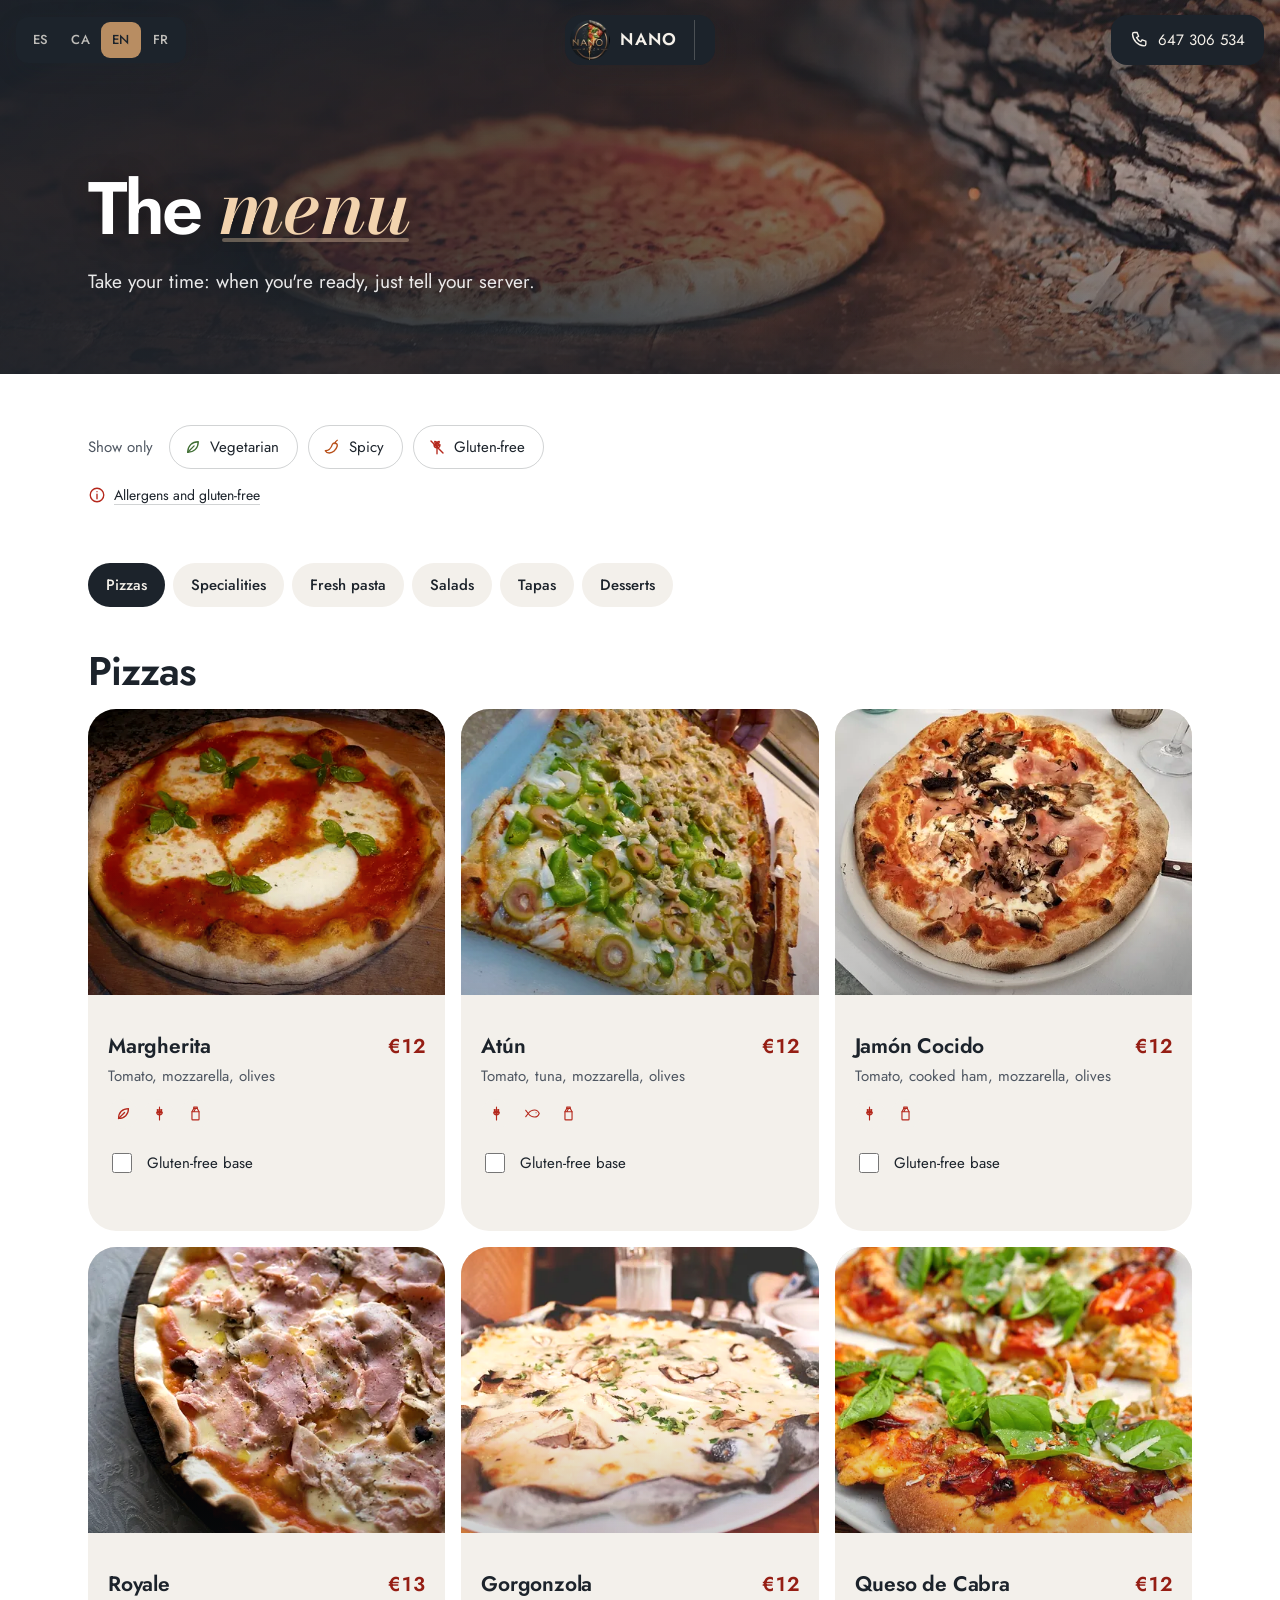
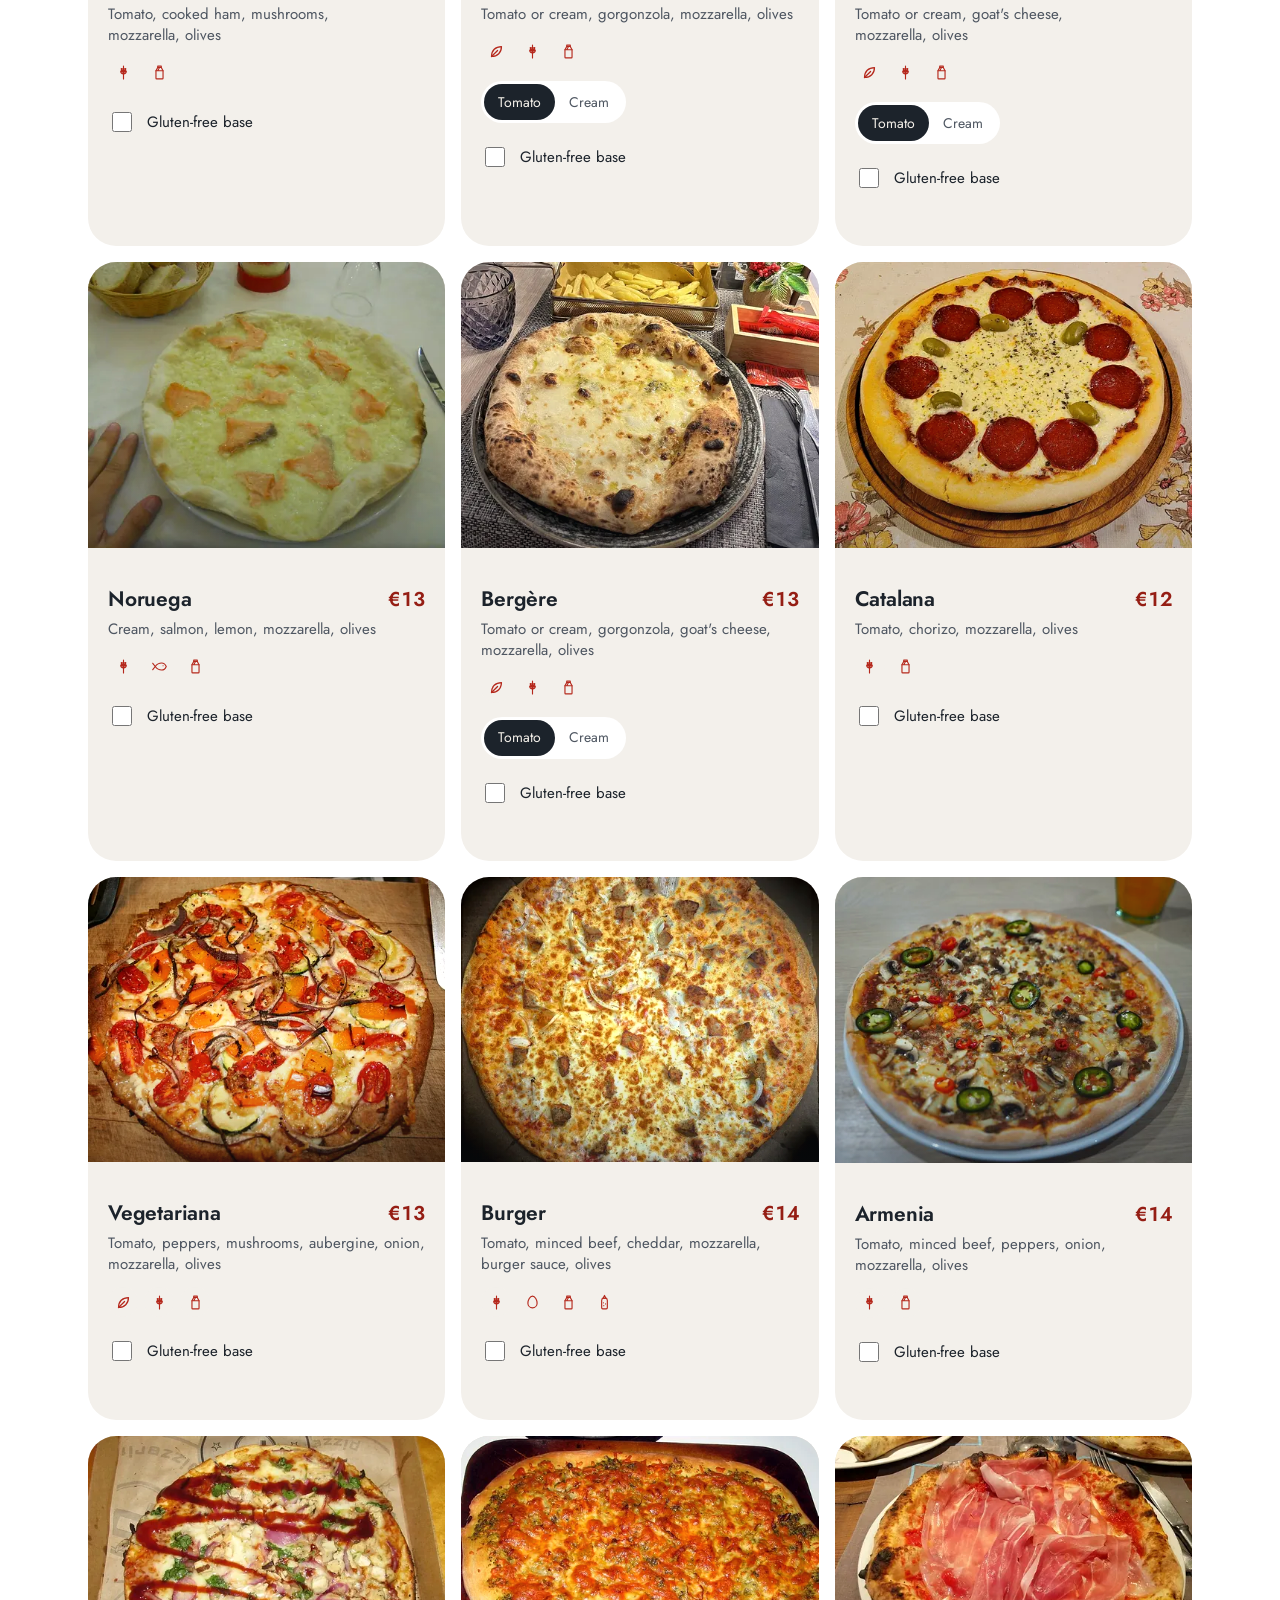
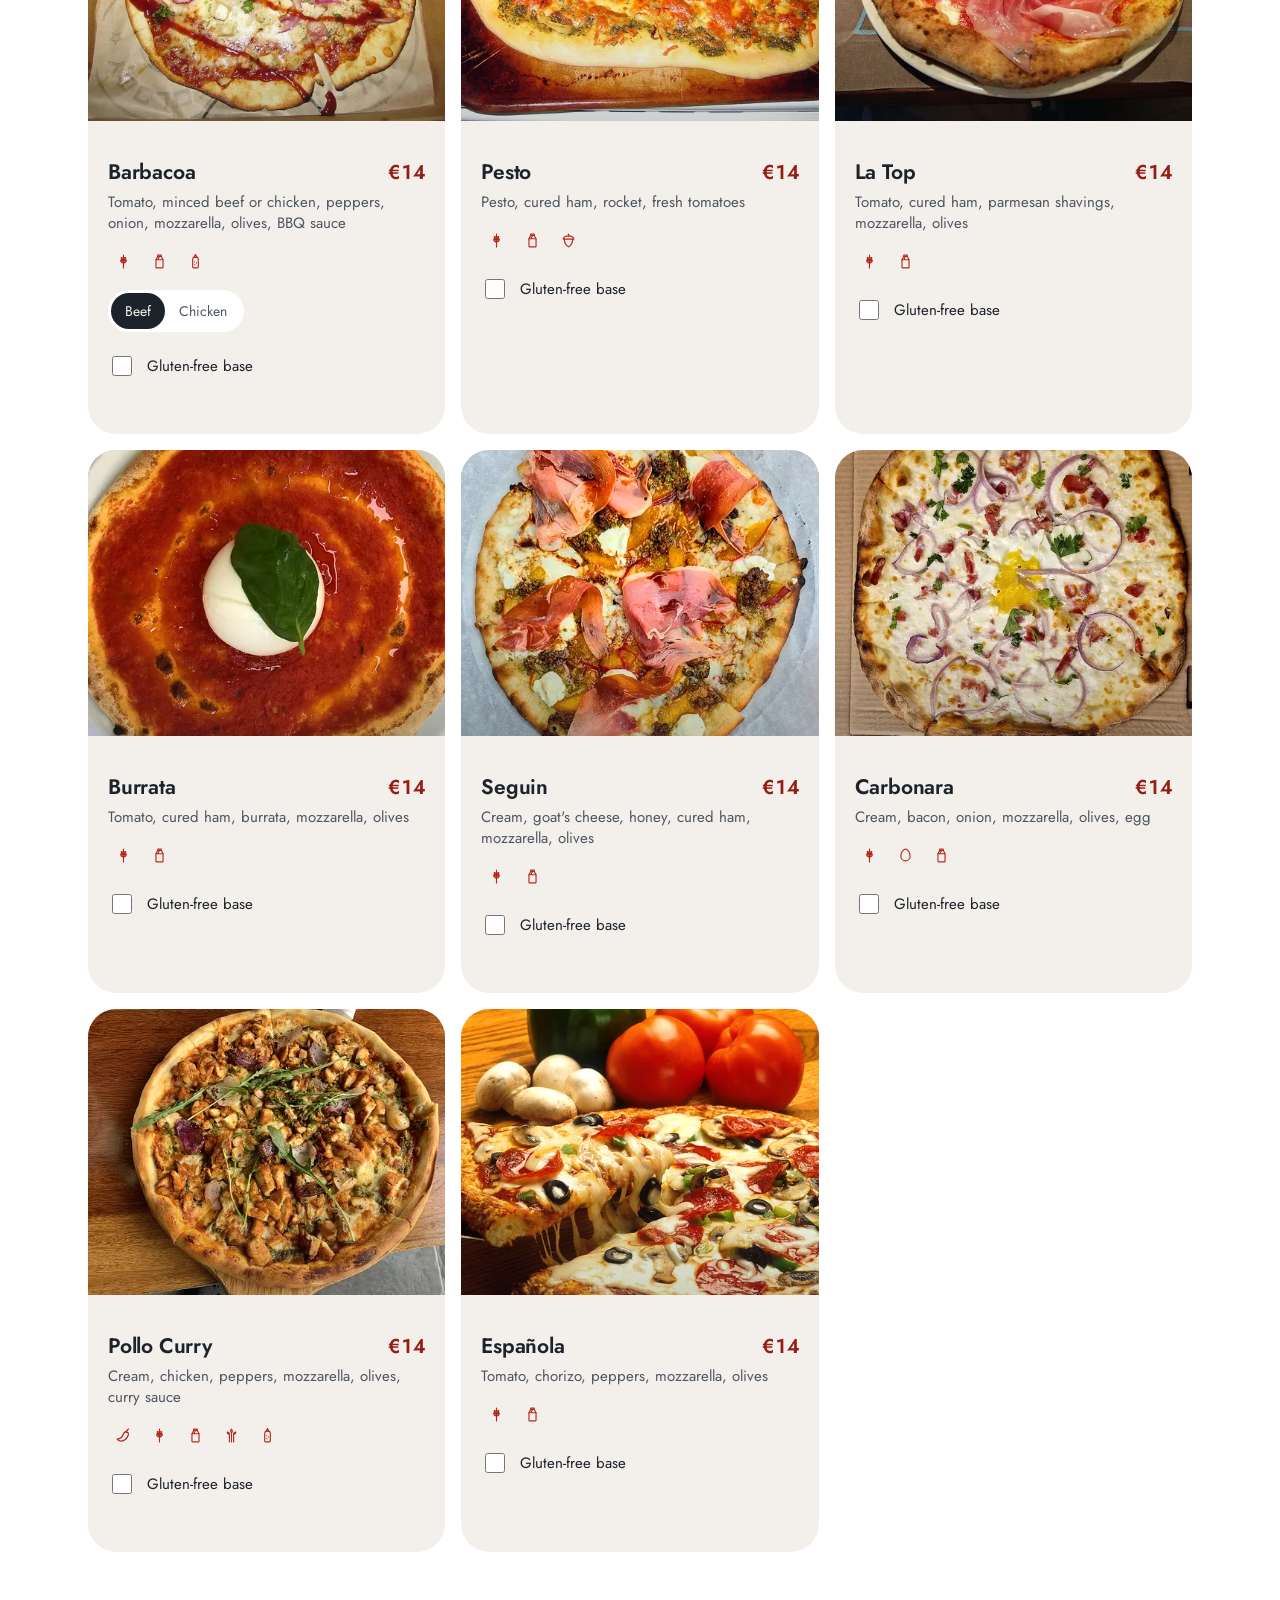
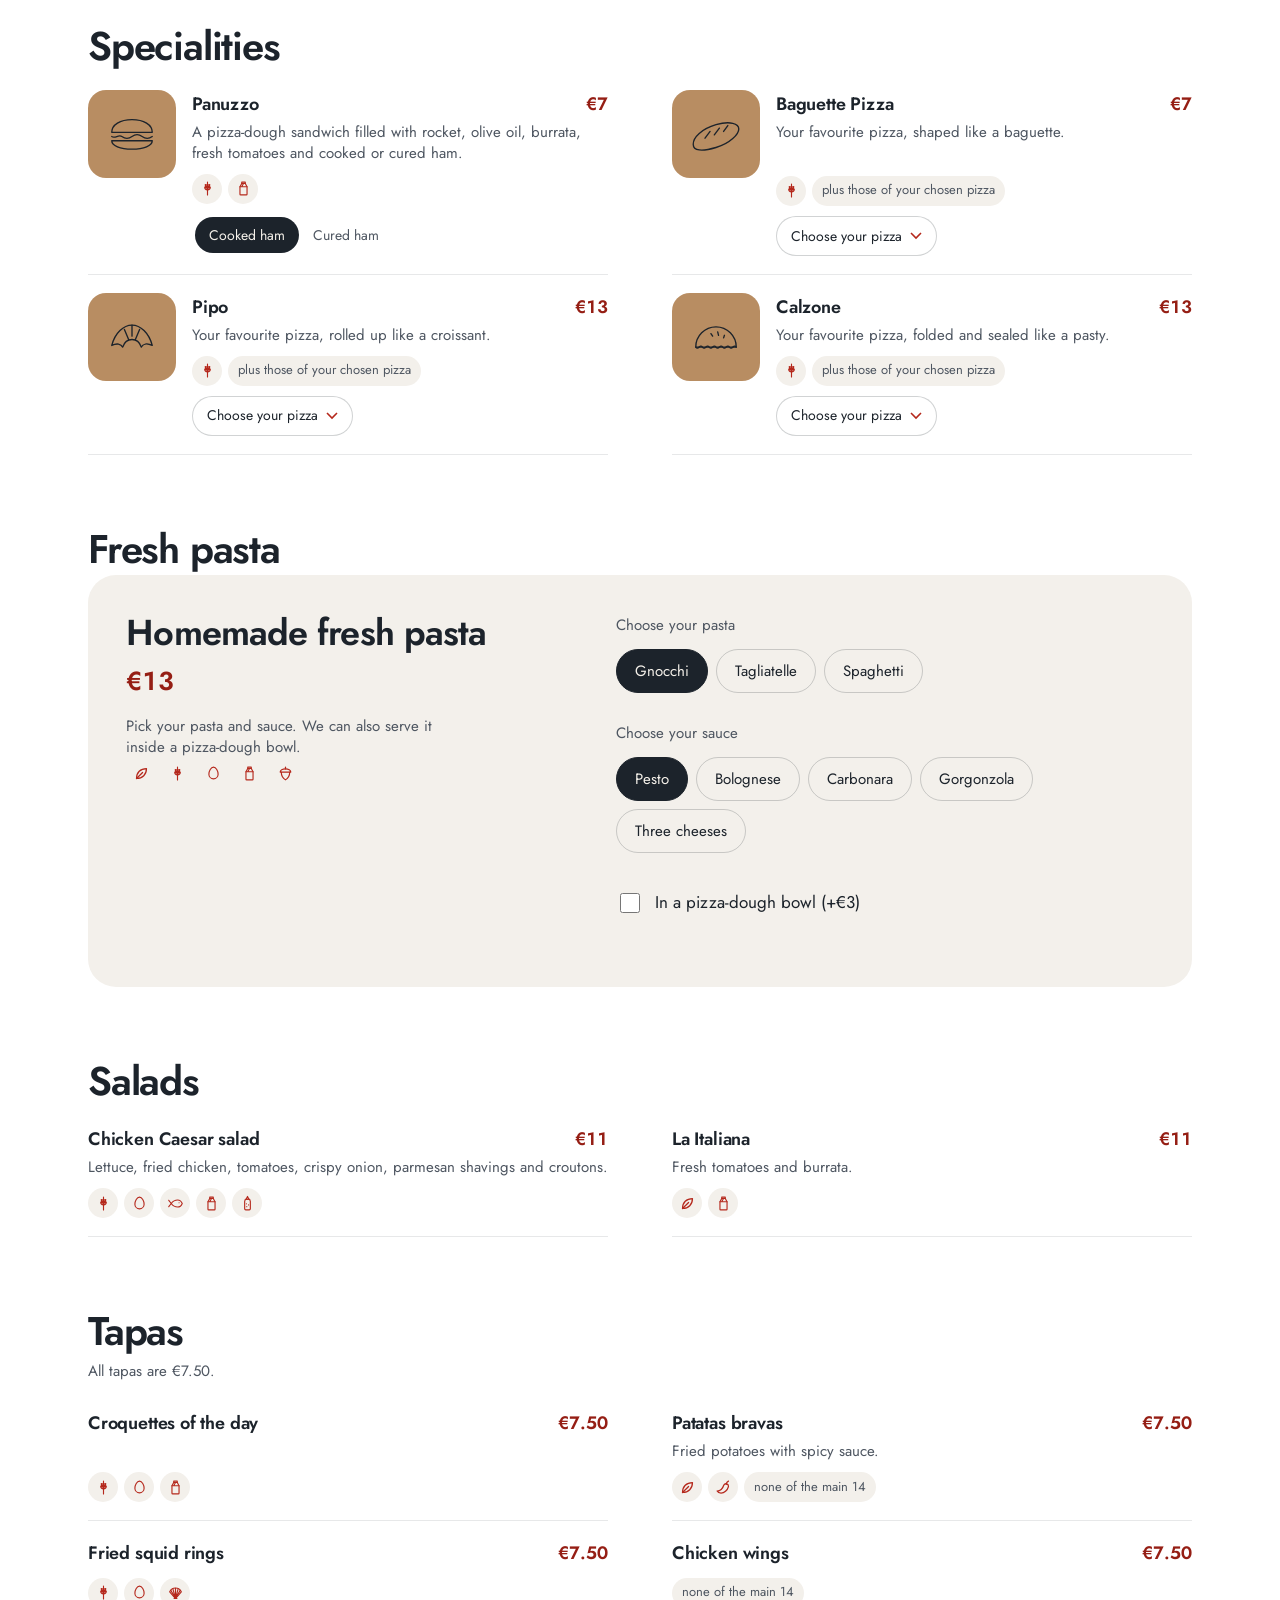
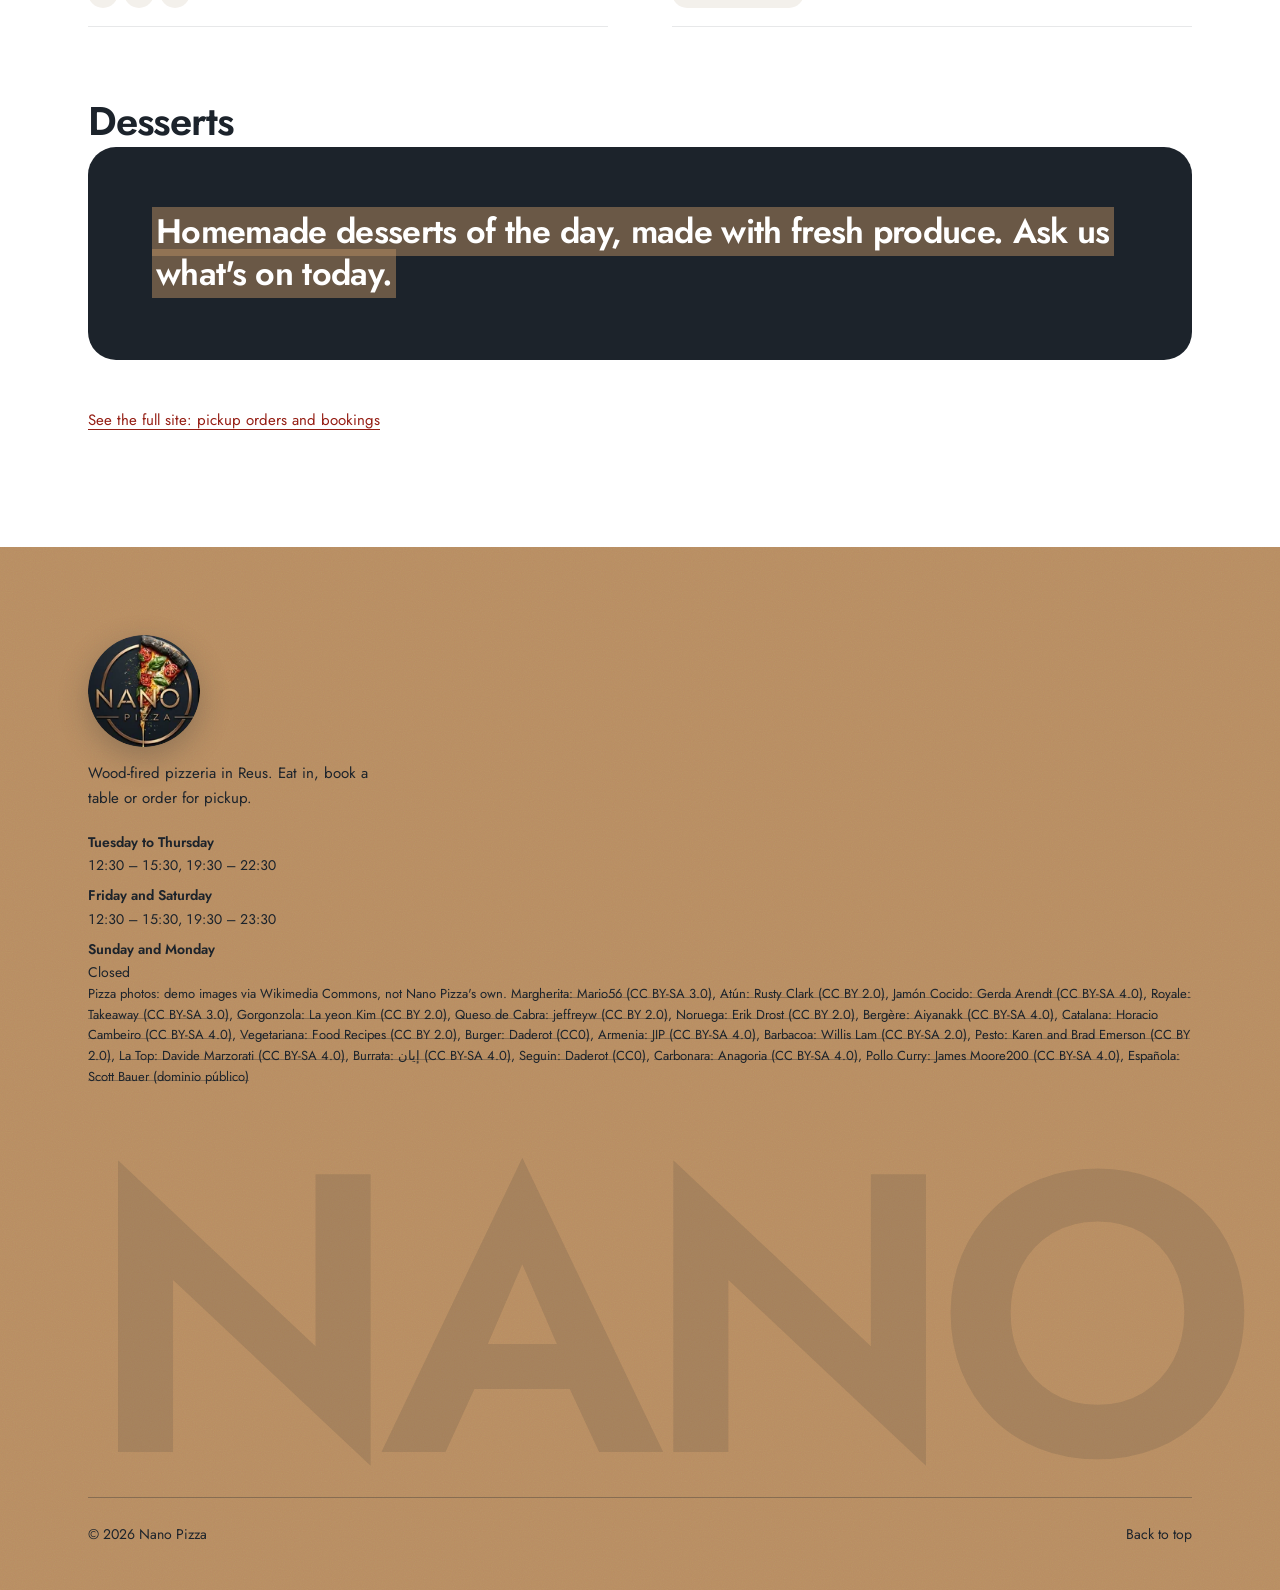
<file: mesa.html>
<!doctype html>
<html lang="es" data-page="mesa" class="is-mesa">
<head>
<meta charset="utf-8">
<script>if(!matchMedia("(prefers-reduced-motion: reduce)").matches)document.documentElement.classList.add("anim")</script>
<meta name="viewport" content="width=device-width, initial-scale=1, viewport-fit=cover">
<title>Carta | Nano Pizza, pizzería en Reus</title>
<meta name="description" content="Carta de Nano Pizza: veinte pizzas de horno de leña, especialidades, pasta fresca, ensaladas y tapas, con los alérgenos de cada plato.">
<meta name="robots" content="noindex">
<meta name="theme-color" content="#FFFFFF">
<link rel="icon" href="favicon.png" type="image/png">
<link rel="apple-touch-icon" href="apple-touch-icon.png">
<meta property="og:type" content="restaurant">
<meta property="og:site_name" content="Nano Pizza">
<meta property="og:title" content="Carta | Nano Pizza, pizzería en Reus">
<meta property="og:description" content="Carta de Nano Pizza: veinte pizzas de horno de leña, especialidades, pasta fresca, ensaladas y tapas, con los alérgenos de cada plato.">
<meta property="og:image" content="Imagenes/og-nano.jpg">
<meta property="og:image:width" content="1200">
<meta property="og:image:height" content="630">
<meta property="og:image:alt" content="Logo de Nano Pizza, pizzería con horno de leña en Reus">
<meta property="og:locale" content="es_ES">
<meta property="og:locale:alternate" content="ca_ES">
<meta property="og:locale:alternate" content="en_GB">
<meta property="og:locale:alternate" content="fr_FR">
<meta name="twitter:card" content="summary_large_image">
<link rel="preload" href="fonts/jost-normal-latin.woff2" as="font" type="font/woff2" crossorigin>
<link rel="stylesheet" href="css/nano.css?v=59db8330">
<noscript><style>.lang,.menu-toggle,.rv-controls,.tabs,.add,.seg,.pick,.cart-btn,.bar,.pasta-group,.pasta .check,[data-status]{display:none!important}</style></noscript>
</head>
<body>
<a class="skip" href="#main" data-i18n="skip">Saltar al contenido</a>

<div class="topbar" id="topbar">
  <p class="topbar-in"><span data-i18n="tb_1">Masa sin gluten en todas las pizzas, sin coste</span><span class="tb-sep" aria-hidden="true"></span><span class="tb-2" data-i18n="tb_2">Pide por WhatsApp y recoge en C/ Josep Carner 4</span><span class="tb-sep" aria-hidden="true"></span><a class="tb-2" href="reservar.html" data-i18n="cta_book">Reservar mesa</a></p>
</div>
<header class="nav" id="nav">
  <div class="nav-in">
    <div class="lang pill" role="group" aria-label="Idioma" data-i18n-aria="aria_lang">
      <button type="button" data-lang="es" aria-pressed="true">ES</button>
      <button type="button" data-lang="ca" aria-pressed="false">CA</button>
      <button type="button" data-lang="en" aria-pressed="false">EN</button>
      <button type="button" data-lang="fr" aria-pressed="false">FR</button>
    </div>
    <div class="nav-pill pill">
      <a class="brand" href="index.html" aria-label="Nano Pizza" translate="no">
        <img class="brand-mark" src="Imagenes/marca-nano-96.webp" srcset="Imagenes/marca-nano-96.webp 1x, Imagenes/marca-nano-144.webp 1.5x, Imagenes/marca-nano-320.webp 3x" width="40" height="40" alt="">
        <span>NANO</span>
      </a>
      <nav aria-label="Principal" data-i18n-aria="aria_nav">
        <ul class="nav-links">
          <li><a href="index.html#formas" data-i18n="nav_formas">Especialidades</a></li>
          <li><a href="carta.html" data-nav="carta" data-i18n="nav_menu">Carta</a></li>
          <li><a href="reservar.html" data-nav="reservar" data-i18n="nav_book">Reservar</a></li>
          <li><a href="index.html#donde" data-i18n="nav_find">Dónde estamos</a></li>
        </ul>
      </nav>
    </div>
    <div class="nav-end pill">
    <a class="icon-btn call-btn" href="tel:+34647306534">
      <svg viewBox="0 0 24 24" fill="none" stroke="currentColor" stroke-width="1.6" aria-hidden="true"><use href="#i-phone"/></svg>
      <span>647 306 534</span>
    </a>
    <button class="icon-btn cart-btn" type="button" data-open-cart aria-haspopup="dialog">
      <svg viewBox="0 0 24 24" fill="none" stroke="currentColor" stroke-width="1.6" aria-hidden="true"><path d="M5 8h14l-1.2 11.1a2 2 0 0 1-2 1.9H8.2a2 2 0 0 1-2-1.9L5 8z"/><path d="M9 8V6a3 3 0 0 1 6 0v2"/></svg>
      <span class="sr-only" data-i18n="order">Pedido</span>
      <span class="badge" data-count hidden><span class="badge-n">0</span></span>
    </button>
    <button class="icon-btn menu-toggle" type="button" aria-expanded="false" aria-controls="mobile-menu">
      <svg viewBox="0 0 24 24" fill="none" stroke="currentColor" stroke-width="1.6" aria-hidden="true"><path d="M4 8h16M4 16h16"/></svg>
      <span class="sr-only" data-i18n="menu">Menú</span>
    </button>
    </div>
  </div>
</header>
<div class="mobile-menu" id="mobile-menu">
  <ul>
    <li><a href="index.html#formas" data-i18n="nav_formas">Especialidades</a></li>
    <li><a href="carta.html" data-nav="carta" data-i18n="nav_menu">Carta</a></li>
    <li><a href="reservar.html" data-nav="reservar" data-i18n="nav_book">Reservar</a></li>
    <li><a href="index.html#donde" data-i18n="nav_find">Dónde estamos</a></li>
    <li><a href="tel:+34647306534"><span data-i18n="call">Llamar</span> 647 306 534</a></li>
  </ul>
  <div class="lang" role="group" aria-label="Idioma" data-i18n-aria="aria_lang">
    <button type="button" data-lang="es" aria-pressed="true">ES</button>
    <button type="button" data-lang="ca" aria-pressed="false">CA</button>
    <button type="button" data-lang="en" aria-pressed="false">EN</button>
    <button type="button" data-lang="fr" aria-pressed="false">FR</button>
  </div>
</div>

<main id="main">
  <header class="page-hero">
    <div class="page-hero-bg" aria-hidden="true"><img src="Imagenes/Demo/pizza-brasas-1920.webp" srcset="Imagenes/Demo/pizza-brasas-960.webp 960w, Imagenes/Demo/pizza-brasas-1920.webp 1920w" sizes="100vw" width="1920" height="1280" alt="" fetchpriority="high"></div>
    <div class="wrap page-hero-in">
        <h1 class="h-big" id="carta-t"><span data-i18n="menu_a">La </span><mark class="mk mk-red" data-i18n="menu_m">carta</mark><span data-i18n="menu_b"></span></h1>
        <p class="lede" data-i18n="menu_sub">Añade lo que te apetezca y envíanos el pedido por WhatsApp. Lo tendrás listo para recoger en C/ Josep Carner 4.</p>
    </div>
  </header>
  <section class="section after-hero" id="carta" aria-labelledby="carta-t">
    <div class="wrap">
      <div class="diet" role="group" aria-labelledby="diet-l">
        <span class="diet-l" id="diet-l" data-i18n="diet_l">Ver solo</span>
        <button class="fchip" type="button" data-f="veg" aria-pressed="false"><svg viewBox="0 0 24 24" fill="none" stroke="currentColor" stroke-width="1.8" stroke-linecap="round" stroke-linejoin="round" aria-hidden="true"><path d="M5 19c0-8.5 5.5-14 14-14 0 8.5-5.5 14-14 14z"/><path d="M5 19l8.5-8.5"/></svg><span data-i18n="f_veg">Vegetariano</span></button>
        <button class="fchip" type="button" data-f="hot" aria-pressed="false"><svg viewBox="0 0 24 24" fill="none" stroke="currentColor" stroke-width="1.8" stroke-linecap="round" stroke-linejoin="round" aria-hidden="true"><path d="M8.5 20C4.5 20 3 17 3 17c5 0 8-4 9.5-8.5a3.5 3.5 0 0 1 6.5 2.2C17.5 16 13 20 8.5 20z"/><path d="M16 7.5c0-2 1-3.5 3-4.5"/></svg><span data-i18n="f_hot">Picante</span></button>
        <button class="fchip" type="button" data-f="gf" aria-pressed="false"><svg viewBox="0 0 24 24" fill="none" stroke="currentColor" stroke-width="1.8" stroke-linecap="round" stroke-linejoin="round" aria-hidden="true"><path d="M12 21V8"/><path d="M12 13c-2.2 0-4-1.8-4-4 2.2 0 4 1.8 4 4zm0 0c2.2 0 4-1.8 4-4-2.2 0-4 1.8-4 4zm0-5c-1.7 0-3-1.6-3-3.5 1.7 0 3 1.6 3 3.5zm0 0c1.7 0 3-1.6 3-3.5-1.7 0-3 1.6-3 3.5z"/><path d="M4 4l16 16"/></svg><span data-i18n="f_gf">Sin gluten</span></button>
        <span class="sr-only" id="diet-live" role="status"></span>
      </div>
      <details class="diet-info">
        <summary><svg viewBox="0 0 24 24" fill="none" stroke="currentColor" stroke-width="1.8" stroke-linecap="round" stroke-linejoin="round" aria-hidden="true"><circle cx="12" cy="12" r="9"/><path d="M12 11v6M12 7.5h.01"/></svg><span data-i18n="diet_info">Alérgenos y sin gluten</span></summary>
        <p class="diet-note" data-i18n="diet_note">Cada plato indica sus alérgenos. «Sin gluten» son platos sin gluten en la receta, pero en la cocina usamos harina de trigo y puede haber trazas: si eres celíaco o tienes una alergia, dínoslo al pedir.</p>
        <ul class="al-legend" id="al-legend"><!--pre:al-legend--><li class="dtag-veg"><svg viewBox="0 0 24 24" fill="none" stroke="currentColor" stroke-width="1.8" stroke-linecap="round" stroke-linejoin="round" aria-hidden="true"><path d="M5 19c0-8.5 5.5-14 14-14 0 8.5-5.5 14-14 14z"></path><path d="M5 19l8.5-8.5"></path></svg>Vegetariano</li><li class="dtag-hot"><svg viewBox="0 0 24 24" fill="none" stroke="currentColor" stroke-width="1.8" stroke-linecap="round" stroke-linejoin="round" aria-hidden="true"><path d="M8.5 20C4.5 20 3 17 3 17c5 0 8-4 9.5-8.5a3.5 3.5 0 0 1 6.5 2.2C17.5 16 13 20 8.5 20z"></path><path d="M16 7.5c0-2 1-3.5 3-4.5"></path></svg>Picante</li><li><svg viewBox="0 0 24 24" fill="none" stroke="currentColor" stroke-width="1.6" stroke-linecap="round" stroke-linejoin="round" aria-hidden="true"><path d="M12 21V10"></path><path d="M12 14c-2.5 0-4-1.8-4-4 2.5 0 4 1.8 4 4zm0 0c2.5 0 4-1.8 4-4-2.5 0-4 1.8-4 4zm0-4c-2 0-3.2-1.6-3.2-3.6 2 0 3.2 1.6 3.2 3.6zm0 0c2 0 3.2-1.6 3.2-3.6-2 0-3.2 1.6-3.2 3.6zM12 6.4V3"></path></svg>gluten</li><li><svg viewBox="0 0 24 24" fill="none" stroke="currentColor" stroke-width="1.6" stroke-linecap="round" stroke-linejoin="round" aria-hidden="true"><path d="M16.95 7.05A7 7 0 1 0 14.39 18.58l-1.19-3.29a3.5 3.5 0 1 1 1.27-5.76z"></path><path d="M5 12h3.5M7.05 7.05l2.48 2.48M7.05 16.95l2.48-2.48"></path><path d="M13.8 17l4 .5M13.8 17l2.5 3.5"></path><path d="M17 7l2.5-3.5M17 7h3.5"></path></svg>crustáceos</li><li><svg viewBox="0 0 24 24" fill="none" stroke="currentColor" stroke-width="1.6" stroke-linecap="round" stroke-linejoin="round" aria-hidden="true"><path d="M12 3c-3.6 0-6.5 5.4-6.5 10a6.5 6.5 0 0 0 13 0C18.5 8.4 15.6 3 12 3z"></path></svg>huevo</li><li><svg viewBox="0 0 24 24" fill="none" stroke="currentColor" stroke-width="1.6" stroke-linecap="round" stroke-linejoin="round" aria-hidden="true"><path d="M2.5 7.5 6 12l-3.5 4.5"></path><path d="M6 12c2.5-3.5 6-5 9-5s5.5 2.5 6.5 5c-1 2.5-3.5 5-6.5 5s-6.5-1.5-9-5z"></path><path d="M17 11h.01"></path></svg>pescado</li><li><svg viewBox="0 0 24 24" fill="none" stroke="currentColor" stroke-width="1.6" stroke-linecap="round" stroke-linejoin="round" aria-hidden="true"><path d="M12 3c-2.8 0-4.5 2-4.5 4.5 0 1.6.8 2.6.8 4.5s-.8 2.8-.8 4.5C7.5 19 9.5 21 12 21s4.5-2 4.5-4.5c0-1.7-.8-2.6-.8-4.5s.8-2.9.8-4.5C16.5 5 14.8 3 12 3z"></path><path d="M10.5 7h.01M13.5 9.5h.01M10.5 15h.01M13.5 17.5h.01"></path></svg>cacahuetes</li><li><svg viewBox="0 0 24 24" fill="none" stroke="currentColor" stroke-width="1.6" stroke-linecap="round" stroke-linejoin="round" aria-hidden="true"><path d="M5 19C4 14 9 5 18 4.5c1 .5 1.5 1 1.5 2C19 15 10 20 5 19z"></path><circle cx="9.3" cy="14.6" r="1.5"></circle><circle cx="12.4" cy="11.2" r="1.5"></circle><circle cx="15.5" cy="7.9" r="1.5"></circle></svg>soja</li><li><svg viewBox="0 0 24 24" fill="none" stroke="currentColor" stroke-width="1.6" stroke-linecap="round" stroke-linejoin="round" aria-hidden="true"><path d="M7 9.5 9.5 5h5L17 9.5V20a1 1 0 0 1-1 1H8a1 1 0 0 1-1-1z"></path><path d="M7 9.5h10M12 5 9.5 9.5M9.5 5V3h5v2"></path></svg>lácteos</li><li><svg viewBox="0 0 24 24" fill="none" stroke="currentColor" stroke-width="1.6" stroke-linecap="round" stroke-linejoin="round" aria-hidden="true"><path d="M4.5 10a7.5 4.5 0 0 1 15 0z"></path><path d="M6 10c0 5 2.7 9 6 11 3.3-2 6-6 6-11"></path><path d="M12 5.5V3"></path></svg>frutos de cáscara</li><li><svg viewBox="0 0 24 24" fill="none" stroke="currentColor" stroke-width="1.6" stroke-linecap="round" stroke-linejoin="round" aria-hidden="true"><path d="M9 21V10M12 21V8M15 21V10"></path><path d="M9 10c-2 0-3-1.5-3-3 1.5 0 3 1 3 3zm6 0c2 0 3-1.5 3-3-1.5 0-3 1-3 3zm-3-2c-1.5-1-1.5-3.5 0-5 1.5 1.5 1.5 4 0 5z"></path></svg>apio</li><li><svg viewBox="0 0 24 24" fill="none" stroke="currentColor" stroke-width="1.6" stroke-linecap="round" stroke-linejoin="round" aria-hidden="true"><path d="M12 2l2 4h-4z"></path><path d="M9 6h6l1 3v10.5a1.5 1.5 0 0 1-1.5 1.5h-5A1.5 1.5 0 0 1 8 19.5V9z"></path><path d="M10.5 12.5h.01M13.5 14h.01M11 16.5h.01"></path></svg>mostaza</li><li><svg viewBox="0 0 24 24" fill="none" stroke="currentColor" stroke-width="1.6" stroke-linecap="round" stroke-linejoin="round" aria-hidden="true"><path d="M7 4c1.8 1.5 2 4.5 0 6.5-2-2-1.8-5 0-6.5zm9 2c1.8 1.5 2 4.5 0 6.5-2-2-1.8-5 0-6.5zm-5.5 6.5c1.8 1.5 2 4.5 0 6.5-2-2-1.8-5 0-6.5z"></path></svg>sésamo</li><li><svg viewBox="0 0 24 24" fill="none" stroke="currentColor" stroke-width="1.6" stroke-linecap="round" stroke-linejoin="round" aria-hidden="true"><path d="M7.5 3h9l-.5 5a4 4 0 0 1-8 0z"></path><path d="M8 6.5h8M12 12v8M8.5 21h7"></path></svg>sulfitos</li><li><svg viewBox="0 0 24 24" fill="none" stroke="currentColor" stroke-width="1.6" stroke-linecap="round" stroke-linejoin="round" aria-hidden="true"><path d="M12 22V12"></path><circle cx="12" cy="4" r="1.4"></circle><circle cx="9.8" cy="7" r="1.6"></circle><circle cx="14.2" cy="7" r="1.6"></circle><circle cx="9.6" cy="10.6" r="1.7"></circle><circle cx="14.4" cy="10.6" r="1.7"></circle><path d="M12 17c-2.5 0-4-1.5-4.5-3.5M12 17c2.5 0 4-1.5 4.5-3.5"></path></svg>altramuces</li><li><svg viewBox="0 0 24 24" fill="none" stroke="currentColor" stroke-width="1.6" stroke-linecap="round" stroke-linejoin="round" aria-hidden="true"><path d="M12 20.5 3.8 11a9 9 0 0 1 16.4 0z"></path><path d="M12 20.5V6M12 20.5 8.3 6.8M12 20.5l3.7-13.7M12 20.5 5.4 9M12 20.5 18.6 9"></path><path d="M10 20.5h4"></path></svg>moluscos</li><!--/pre:al-legend--></ul>
      </details>
      <div class="carta-bar" id="carta-bar">
        <nav class="tabs" id="tabs" aria-label="Secciones de la carta" data-i18n-aria="aria_sections"><!--pre:tabs--><a class="tab" href="#panel-pizzas" data-cat="pizzas" aria-current="true">Pizzas</a><a class="tab" href="#panel-especiales" data-cat="especiales" aria-current="false">Especialidades</a><a class="tab" href="#panel-pasta" data-cat="pasta" aria-current="false">Pasta fresca</a><a class="tab" href="#panel-ensaladas" data-cat="ensaladas" aria-current="false">Ensaladas</a><a class="tab" href="#panel-tapas" data-cat="tapas" aria-current="false">Tapas</a><a class="tab" href="#panel-postres" data-cat="postres" aria-current="false">Postres</a><!--/pre:tabs--></nav>
        <div class="active-f" id="active-f" hidden><span class="diet-status" id="diet-status"></span><button class="diet-clear" type="button" data-clear-f data-i18n="clear_f">Quitar filtros</button></div>
      </div>
      <div id="panels"><!--pre:panels--><section class="panel" id="panel-pizzas" aria-labelledby="h-pizzas"><h2 class="cat-h" id="h-pizzas" tabindex="-1">Pizzas<span class="cat-n"></span></h2><ul class="dishes pizza-cards"><li class="dish pcard" data-key="pizza:margherita"><div class="pc-media" aria-hidden="true"><img class="pc-img" src="Imagenes/Carta/margherita-card-480.webp" srcset="Imagenes/Carta/margherita-card-320.webp 320w, Imagenes/Carta/margherita-card-480.webp 480w, Imagenes/Carta/margherita-card-720.webp 720w" sizes="(max-width:639px) 46vw, (max-width:1023px) 46vw, 380px" width="480" height="384" fetchpriority="high" decoding="async" alt=""></div><div class="pc-body">
    <div class="dish-head"><h3 class="dish-name">Margherita</h3><span class="dish-price">12&nbsp;€</span></div>
    <p class="dish-desc">Tomate, mozzarella, aceitunas</p><div class="dish-meta" data-meta=""><span class="al-l">Alérgenos:</span><ul class="al-list" role="list"><li class="dtag dtag-veg" title="Vegetariano"><svg viewBox="0 0 24 24" fill="none" stroke="currentColor" stroke-width="1.8" stroke-linecap="round" stroke-linejoin="round" aria-hidden="true"><path d="M5 19c0-8.5 5.5-14 14-14 0 8.5-5.5 14-14 14z"></path><path d="M5 19l8.5-8.5"></path></svg><span class="al-name">Vegetariano</span></li><li title="gluten"><svg viewBox="0 0 24 24" fill="none" stroke="currentColor" stroke-width="1.6" stroke-linecap="round" stroke-linejoin="round" aria-hidden="true"><path d="M12 21V10"></path><path d="M12 14c-2.5 0-4-1.8-4-4 2.5 0 4 1.8 4 4zm0 0c2.5 0 4-1.8 4-4-2.5 0-4 1.8-4 4zm0-4c-2 0-3.2-1.6-3.2-3.6 2 0 3.2 1.6 3.2 3.6zm0 0c2 0 3.2-1.6 3.2-3.6-2 0-3.2 1.6-3.2 3.6zM12 6.4V3"></path></svg><span class="al-name">gluten</span></li><li title="lácteos"><svg viewBox="0 0 24 24" fill="none" stroke="currentColor" stroke-width="1.6" stroke-linecap="round" stroke-linejoin="round" aria-hidden="true"><path d="M7 9.5 9.5 5h5L17 9.5V20a1 1 0 0 1-1 1H8a1 1 0 0 1-1-1z"></path><path d="M7 9.5h10M12 5 9.5 9.5M9.5 5V3h5v2"></path></svg><span class="al-name">lácteos</span></li></ul></div><label class="check sg-check"><input type="checkbox" data-opt="sg"><span>Masa sin gluten</span></label>
    <div class="pc-actions"><button class="btn btn-outline" type="button" data-custom="pizza:margherita" aria-haspopup="dialog"><span class="btn-t">Personalizar</span></button><button class="add" type="button" data-add="pizza:margherita"><svg class="add-ic" viewBox="0 0 24 24" fill="none" stroke="currentColor" stroke-width="1.8" stroke-linecap="round" stroke-linejoin="round" aria-hidden="true"><path class="ic-plus" d="M12 5v14M5 12h14"></path><path class="ic-check" pathLength="1" d="M5 12.5l4.5 4.5L19 7.5"></path></svg><span>Añadir</span></button></div></div></li><li class="dish pcard" data-key="pizza:atun"><div class="pc-media" aria-hidden="true"><img class="pc-img" src="Imagenes/Carta/atun-card-480.webp" srcset="Imagenes/Carta/atun-card-320.webp 320w, Imagenes/Carta/atun-card-480.webp 480w, Imagenes/Carta/atun-card-720.webp 720w" sizes="(max-width:639px) 46vw, (max-width:1023px) 46vw, 380px" width="480" height="384" decoding="async" alt=""></div><div class="pc-body">
    <div class="dish-head"><h3 class="dish-name">Atún</h3><span class="dish-price">12&nbsp;€</span></div>
    <p class="dish-desc">Tomate, atún, mozzarella, aceitunas</p><div class="dish-meta" data-meta=""><span class="al-l">Alérgenos:</span><ul class="al-list" role="list"><li title="gluten"><svg viewBox="0 0 24 24" fill="none" stroke="currentColor" stroke-width="1.6" stroke-linecap="round" stroke-linejoin="round" aria-hidden="true"><path d="M12 21V10"></path><path d="M12 14c-2.5 0-4-1.8-4-4 2.5 0 4 1.8 4 4zm0 0c2.5 0 4-1.8 4-4-2.5 0-4 1.8-4 4zm0-4c-2 0-3.2-1.6-3.2-3.6 2 0 3.2 1.6 3.2 3.6zm0 0c2 0 3.2-1.6 3.2-3.6-2 0-3.2 1.6-3.2 3.6zM12 6.4V3"></path></svg><span class="al-name">gluten</span></li><li title="pescado"><svg viewBox="0 0 24 24" fill="none" stroke="currentColor" stroke-width="1.6" stroke-linecap="round" stroke-linejoin="round" aria-hidden="true"><path d="M2.5 7.5 6 12l-3.5 4.5"></path><path d="M6 12c2.5-3.5 6-5 9-5s5.5 2.5 6.5 5c-1 2.5-3.5 5-6.5 5s-6.5-1.5-9-5z"></path><path d="M17 11h.01"></path></svg><span class="al-name">pescado</span></li><li title="lácteos"><svg viewBox="0 0 24 24" fill="none" stroke="currentColor" stroke-width="1.6" stroke-linecap="round" stroke-linejoin="round" aria-hidden="true"><path d="M7 9.5 9.5 5h5L17 9.5V20a1 1 0 0 1-1 1H8a1 1 0 0 1-1-1z"></path><path d="M7 9.5h10M12 5 9.5 9.5M9.5 5V3h5v2"></path></svg><span class="al-name">lácteos</span></li></ul></div><label class="check sg-check"><input type="checkbox" data-opt="sg"><span>Masa sin gluten</span></label>
    <div class="pc-actions"><button class="btn btn-outline" type="button" data-custom="pizza:atun" aria-haspopup="dialog"><span class="btn-t">Personalizar</span></button><button class="add" type="button" data-add="pizza:atun"><svg class="add-ic" viewBox="0 0 24 24" fill="none" stroke="currentColor" stroke-width="1.8" stroke-linecap="round" stroke-linejoin="round" aria-hidden="true"><path class="ic-plus" d="M12 5v14M5 12h14"></path><path class="ic-check" pathLength="1" d="M5 12.5l4.5 4.5L19 7.5"></path></svg><span>Añadir</span></button></div></div></li><li class="dish pcard" data-key="pizza:jamon-cocido"><div class="pc-media" aria-hidden="true"><img class="pc-img" src="Imagenes/Carta/jamon-cocido-card-480.webp" srcset="Imagenes/Carta/jamon-cocido-card-320.webp 320w, Imagenes/Carta/jamon-cocido-card-480.webp 480w, Imagenes/Carta/jamon-cocido-card-720.webp 720w" sizes="(max-width:639px) 46vw, (max-width:1023px) 46vw, 380px" width="480" height="384" decoding="async" alt=""></div><div class="pc-body">
    <div class="dish-head"><h3 class="dish-name">Jamón Cocido</h3><span class="dish-price">12&nbsp;€</span></div>
    <p class="dish-desc">Tomate, jamón cocido, mozzarella, aceitunas</p><div class="dish-meta" data-meta=""><span class="al-l">Alérgenos:</span><ul class="al-list" role="list"><li title="gluten"><svg viewBox="0 0 24 24" fill="none" stroke="currentColor" stroke-width="1.6" stroke-linecap="round" stroke-linejoin="round" aria-hidden="true"><path d="M12 21V10"></path><path d="M12 14c-2.5 0-4-1.8-4-4 2.5 0 4 1.8 4 4zm0 0c2.5 0 4-1.8 4-4-2.5 0-4 1.8-4 4zm0-4c-2 0-3.2-1.6-3.2-3.6 2 0 3.2 1.6 3.2 3.6zm0 0c2 0 3.2-1.6 3.2-3.6-2 0-3.2 1.6-3.2 3.6zM12 6.4V3"></path></svg><span class="al-name">gluten</span></li><li title="lácteos"><svg viewBox="0 0 24 24" fill="none" stroke="currentColor" stroke-width="1.6" stroke-linecap="round" stroke-linejoin="round" aria-hidden="true"><path d="M7 9.5 9.5 5h5L17 9.5V20a1 1 0 0 1-1 1H8a1 1 0 0 1-1-1z"></path><path d="M7 9.5h10M12 5 9.5 9.5M9.5 5V3h5v2"></path></svg><span class="al-name">lácteos</span></li></ul></div><label class="check sg-check"><input type="checkbox" data-opt="sg"><span>Masa sin gluten</span></label>
    <div class="pc-actions"><button class="btn btn-outline" type="button" data-custom="pizza:jamon-cocido" aria-haspopup="dialog"><span class="btn-t">Personalizar</span></button><button class="add" type="button" data-add="pizza:jamon-cocido"><svg class="add-ic" viewBox="0 0 24 24" fill="none" stroke="currentColor" stroke-width="1.8" stroke-linecap="round" stroke-linejoin="round" aria-hidden="true"><path class="ic-plus" d="M12 5v14M5 12h14"></path><path class="ic-check" pathLength="1" d="M5 12.5l4.5 4.5L19 7.5"></path></svg><span>Añadir</span></button></div></div></li><li class="dish pcard" data-key="pizza:royale"><div class="pc-media" aria-hidden="true"><img class="pc-img" src="Imagenes/Carta/royale-card-480.webp" srcset="Imagenes/Carta/royale-card-320.webp 320w, Imagenes/Carta/royale-card-480.webp 480w, Imagenes/Carta/royale-card-720.webp 720w" sizes="(max-width:639px) 46vw, (max-width:1023px) 46vw, 380px" width="480" height="384" loading="lazy" decoding="async" alt=""></div><div class="pc-body">
    <div class="dish-head"><h3 class="dish-name">Royale</h3><span class="dish-price">13&nbsp;€</span></div>
    <p class="dish-desc">Tomate, jamón cocido, champiñones, mozzarella, aceitunas</p><div class="dish-meta" data-meta=""><span class="al-l">Alérgenos:</span><ul class="al-list" role="list"><li title="gluten"><svg viewBox="0 0 24 24" fill="none" stroke="currentColor" stroke-width="1.6" stroke-linecap="round" stroke-linejoin="round" aria-hidden="true"><path d="M12 21V10"></path><path d="M12 14c-2.5 0-4-1.8-4-4 2.5 0 4 1.8 4 4zm0 0c2.5 0 4-1.8 4-4-2.5 0-4 1.8-4 4zm0-4c-2 0-3.2-1.6-3.2-3.6 2 0 3.2 1.6 3.2 3.6zm0 0c2 0 3.2-1.6 3.2-3.6-2 0-3.2 1.6-3.2 3.6zM12 6.4V3"></path></svg><span class="al-name">gluten</span></li><li title="lácteos"><svg viewBox="0 0 24 24" fill="none" stroke="currentColor" stroke-width="1.6" stroke-linecap="round" stroke-linejoin="round" aria-hidden="true"><path d="M7 9.5 9.5 5h5L17 9.5V20a1 1 0 0 1-1 1H8a1 1 0 0 1-1-1z"></path><path d="M7 9.5h10M12 5 9.5 9.5M9.5 5V3h5v2"></path></svg><span class="al-name">lácteos</span></li></ul></div><label class="check sg-check"><input type="checkbox" data-opt="sg"><span>Masa sin gluten</span></label>
    <div class="pc-actions"><button class="btn btn-outline" type="button" data-custom="pizza:royale" aria-haspopup="dialog"><span class="btn-t">Personalizar</span></button><button class="add" type="button" data-add="pizza:royale"><svg class="add-ic" viewBox="0 0 24 24" fill="none" stroke="currentColor" stroke-width="1.8" stroke-linecap="round" stroke-linejoin="round" aria-hidden="true"><path class="ic-plus" d="M12 5v14M5 12h14"></path><path class="ic-check" pathLength="1" d="M5 12.5l4.5 4.5L19 7.5"></path></svg><span>Añadir</span></button></div></div></li><li class="dish pcard" data-key="pizza:gorgonzola"><div class="pc-media" aria-hidden="true"><img class="pc-img" src="Imagenes/Carta/gorgonzola-card-480.webp" srcset="Imagenes/Carta/gorgonzola-card-320.webp 320w, Imagenes/Carta/gorgonzola-card-480.webp 480w, Imagenes/Carta/gorgonzola-card-720.webp 720w" sizes="(max-width:639px) 46vw, (max-width:1023px) 46vw, 380px" width="480" height="384" loading="lazy" decoding="async" alt=""></div><div class="pc-body">
    <div class="dish-head"><h3 class="dish-name">Gorgonzola</h3><span class="dish-price">12&nbsp;€</span></div>
    <p class="dish-desc">Tomate o nata, gorgonzola, mozzarella, aceitunas</p><div class="dish-meta" data-meta=""><span class="al-l">Alérgenos:</span><ul class="al-list" role="list"><li class="dtag dtag-veg" title="Vegetariano"><svg viewBox="0 0 24 24" fill="none" stroke="currentColor" stroke-width="1.8" stroke-linecap="round" stroke-linejoin="round" aria-hidden="true"><path d="M5 19c0-8.5 5.5-14 14-14 0 8.5-5.5 14-14 14z"></path><path d="M5 19l8.5-8.5"></path></svg><span class="al-name">Vegetariano</span></li><li title="gluten"><svg viewBox="0 0 24 24" fill="none" stroke="currentColor" stroke-width="1.6" stroke-linecap="round" stroke-linejoin="round" aria-hidden="true"><path d="M12 21V10"></path><path d="M12 14c-2.5 0-4-1.8-4-4 2.5 0 4 1.8 4 4zm0 0c2.5 0 4-1.8 4-4-2.5 0-4 1.8-4 4zm0-4c-2 0-3.2-1.6-3.2-3.6 2 0 3.2 1.6 3.2 3.6zm0 0c2 0 3.2-1.6 3.2-3.6-2 0-3.2 1.6-3.2 3.6zM12 6.4V3"></path></svg><span class="al-name">gluten</span></li><li title="lácteos"><svg viewBox="0 0 24 24" fill="none" stroke="currentColor" stroke-width="1.6" stroke-linecap="round" stroke-linejoin="round" aria-hidden="true"><path d="M7 9.5 9.5 5h5L17 9.5V20a1 1 0 0 1-1 1H8a1 1 0 0 1-1-1z"></path><path d="M7 9.5h10M12 5 9.5 9.5M9.5 5V3h5v2"></path></svg><span class="al-name">lácteos</span></li></ul></div><div class="pc-opt"><fieldset class="seg"><legend>Base</legend><label><input type="radio" name="pizza-gorgonzola-base" value="tomate" checked="" data-opt="base"><span>Tomate</span></label><label><input type="radio" name="pizza-gorgonzola-base" value="nata" data-opt="base"><span>Nata</span></label></fieldset></div><label class="check sg-check"><input type="checkbox" data-opt="sg"><span>Masa sin gluten</span></label>
    <div class="pc-actions"><button class="btn btn-outline" type="button" data-custom="pizza:gorgonzola" aria-haspopup="dialog"><span class="btn-t">Personalizar</span></button><button class="add" type="button" data-add="pizza:gorgonzola"><svg class="add-ic" viewBox="0 0 24 24" fill="none" stroke="currentColor" stroke-width="1.8" stroke-linecap="round" stroke-linejoin="round" aria-hidden="true"><path class="ic-plus" d="M12 5v14M5 12h14"></path><path class="ic-check" pathLength="1" d="M5 12.5l4.5 4.5L19 7.5"></path></svg><span>Añadir</span></button></div></div></li><li class="dish pcard" data-key="pizza:queso-cabra"><div class="pc-media" aria-hidden="true"><img class="pc-img" src="Imagenes/Carta/queso-cabra-card-480.webp" srcset="Imagenes/Carta/queso-cabra-card-320.webp 320w, Imagenes/Carta/queso-cabra-card-480.webp 480w, Imagenes/Carta/queso-cabra-card-720.webp 720w" sizes="(max-width:639px) 46vw, (max-width:1023px) 46vw, 380px" width="480" height="384" loading="lazy" decoding="async" alt=""></div><div class="pc-body">
    <div class="dish-head"><h3 class="dish-name">Queso de Cabra</h3><span class="dish-price">12&nbsp;€</span></div>
    <p class="dish-desc">Tomate o nata, queso de cabra, mozzarella, aceitunas</p><div class="dish-meta" data-meta=""><span class="al-l">Alérgenos:</span><ul class="al-list" role="list"><li class="dtag dtag-veg" title="Vegetariano"><svg viewBox="0 0 24 24" fill="none" stroke="currentColor" stroke-width="1.8" stroke-linecap="round" stroke-linejoin="round" aria-hidden="true"><path d="M5 19c0-8.5 5.5-14 14-14 0 8.5-5.5 14-14 14z"></path><path d="M5 19l8.5-8.5"></path></svg><span class="al-name">Vegetariano</span></li><li title="gluten"><svg viewBox="0 0 24 24" fill="none" stroke="currentColor" stroke-width="1.6" stroke-linecap="round" stroke-linejoin="round" aria-hidden="true"><path d="M12 21V10"></path><path d="M12 14c-2.5 0-4-1.8-4-4 2.5 0 4 1.8 4 4zm0 0c2.5 0 4-1.8 4-4-2.5 0-4 1.8-4 4zm0-4c-2 0-3.2-1.6-3.2-3.6 2 0 3.2 1.6 3.2 3.6zm0 0c2 0 3.2-1.6 3.2-3.6-2 0-3.2 1.6-3.2 3.6zM12 6.4V3"></path></svg><span class="al-name">gluten</span></li><li title="lácteos"><svg viewBox="0 0 24 24" fill="none" stroke="currentColor" stroke-width="1.6" stroke-linecap="round" stroke-linejoin="round" aria-hidden="true"><path d="M7 9.5 9.5 5h5L17 9.5V20a1 1 0 0 1-1 1H8a1 1 0 0 1-1-1z"></path><path d="M7 9.5h10M12 5 9.5 9.5M9.5 5V3h5v2"></path></svg><span class="al-name">lácteos</span></li></ul></div><div class="pc-opt"><fieldset class="seg"><legend>Base</legend><label><input type="radio" name="pizza-queso-cabra-base" value="tomate" checked="" data-opt="base"><span>Tomate</span></label><label><input type="radio" name="pizza-queso-cabra-base" value="nata" data-opt="base"><span>Nata</span></label></fieldset></div><label class="check sg-check"><input type="checkbox" data-opt="sg"><span>Masa sin gluten</span></label>
    <div class="pc-actions"><button class="btn btn-outline" type="button" data-custom="pizza:queso-cabra" aria-haspopup="dialog"><span class="btn-t">Personalizar</span></button><button class="add" type="button" data-add="pizza:queso-cabra"><svg class="add-ic" viewBox="0 0 24 24" fill="none" stroke="currentColor" stroke-width="1.8" stroke-linecap="round" stroke-linejoin="round" aria-hidden="true"><path class="ic-plus" d="M12 5v14M5 12h14"></path><path class="ic-check" pathLength="1" d="M5 12.5l4.5 4.5L19 7.5"></path></svg><span>Añadir</span></button></div></div></li><li class="dish pcard" data-key="pizza:noruega"><div class="pc-media" aria-hidden="true"><img class="pc-img" src="Imagenes/Carta/noruega-card-480.webp" srcset="Imagenes/Carta/noruega-card-320.webp 320w, Imagenes/Carta/noruega-card-480.webp 480w, Imagenes/Carta/noruega-card-720.webp 720w" sizes="(max-width:639px) 46vw, (max-width:1023px) 46vw, 380px" width="480" height="384" loading="lazy" decoding="async" alt=""></div><div class="pc-body">
    <div class="dish-head"><h3 class="dish-name">Noruega</h3><span class="dish-price">13&nbsp;€</span></div>
    <p class="dish-desc">Nata, salmón, limón, mozzarella, aceitunas</p><div class="dish-meta" data-meta=""><span class="al-l">Alérgenos:</span><ul class="al-list" role="list"><li title="gluten"><svg viewBox="0 0 24 24" fill="none" stroke="currentColor" stroke-width="1.6" stroke-linecap="round" stroke-linejoin="round" aria-hidden="true"><path d="M12 21V10"></path><path d="M12 14c-2.5 0-4-1.8-4-4 2.5 0 4 1.8 4 4zm0 0c2.5 0 4-1.8 4-4-2.5 0-4 1.8-4 4zm0-4c-2 0-3.2-1.6-3.2-3.6 2 0 3.2 1.6 3.2 3.6zm0 0c2 0 3.2-1.6 3.2-3.6-2 0-3.2 1.6-3.2 3.6zM12 6.4V3"></path></svg><span class="al-name">gluten</span></li><li title="pescado"><svg viewBox="0 0 24 24" fill="none" stroke="currentColor" stroke-width="1.6" stroke-linecap="round" stroke-linejoin="round" aria-hidden="true"><path d="M2.5 7.5 6 12l-3.5 4.5"></path><path d="M6 12c2.5-3.5 6-5 9-5s5.5 2.5 6.5 5c-1 2.5-3.5 5-6.5 5s-6.5-1.5-9-5z"></path><path d="M17 11h.01"></path></svg><span class="al-name">pescado</span></li><li title="lácteos"><svg viewBox="0 0 24 24" fill="none" stroke="currentColor" stroke-width="1.6" stroke-linecap="round" stroke-linejoin="round" aria-hidden="true"><path d="M7 9.5 9.5 5h5L17 9.5V20a1 1 0 0 1-1 1H8a1 1 0 0 1-1-1z"></path><path d="M7 9.5h10M12 5 9.5 9.5M9.5 5V3h5v2"></path></svg><span class="al-name">lácteos</span></li></ul></div><label class="check sg-check"><input type="checkbox" data-opt="sg"><span>Masa sin gluten</span></label>
    <div class="pc-actions"><button class="btn btn-outline" type="button" data-custom="pizza:noruega" aria-haspopup="dialog"><span class="btn-t">Personalizar</span></button><button class="add" type="button" data-add="pizza:noruega"><svg class="add-ic" viewBox="0 0 24 24" fill="none" stroke="currentColor" stroke-width="1.8" stroke-linecap="round" stroke-linejoin="round" aria-hidden="true"><path class="ic-plus" d="M12 5v14M5 12h14"></path><path class="ic-check" pathLength="1" d="M5 12.5l4.5 4.5L19 7.5"></path></svg><span>Añadir</span></button></div></div></li><li class="dish pcard" data-key="pizza:bergere"><div class="pc-media" aria-hidden="true"><img class="pc-img" src="Imagenes/Carta/bergere-card-480.webp" srcset="Imagenes/Carta/bergere-card-320.webp 320w, Imagenes/Carta/bergere-card-480.webp 480w, Imagenes/Carta/bergere-card-720.webp 720w" sizes="(max-width:639px) 46vw, (max-width:1023px) 46vw, 380px" width="480" height="384" loading="lazy" decoding="async" alt=""></div><div class="pc-body">
    <div class="dish-head"><h3 class="dish-name">Bergère</h3><span class="dish-price">13&nbsp;€</span></div>
    <p class="dish-desc">Tomate o nata, gorgonzola, queso de cabra, mozzarella, aceitunas</p><div class="dish-meta" data-meta=""><span class="al-l">Alérgenos:</span><ul class="al-list" role="list"><li class="dtag dtag-veg" title="Vegetariano"><svg viewBox="0 0 24 24" fill="none" stroke="currentColor" stroke-width="1.8" stroke-linecap="round" stroke-linejoin="round" aria-hidden="true"><path d="M5 19c0-8.5 5.5-14 14-14 0 8.5-5.5 14-14 14z"></path><path d="M5 19l8.5-8.5"></path></svg><span class="al-name">Vegetariano</span></li><li title="gluten"><svg viewBox="0 0 24 24" fill="none" stroke="currentColor" stroke-width="1.6" stroke-linecap="round" stroke-linejoin="round" aria-hidden="true"><path d="M12 21V10"></path><path d="M12 14c-2.5 0-4-1.8-4-4 2.5 0 4 1.8 4 4zm0 0c2.5 0 4-1.8 4-4-2.5 0-4 1.8-4 4zm0-4c-2 0-3.2-1.6-3.2-3.6 2 0 3.2 1.6 3.2 3.6zm0 0c2 0 3.2-1.6 3.2-3.6-2 0-3.2 1.6-3.2 3.6zM12 6.4V3"></path></svg><span class="al-name">gluten</span></li><li title="lácteos"><svg viewBox="0 0 24 24" fill="none" stroke="currentColor" stroke-width="1.6" stroke-linecap="round" stroke-linejoin="round" aria-hidden="true"><path d="M7 9.5 9.5 5h5L17 9.5V20a1 1 0 0 1-1 1H8a1 1 0 0 1-1-1z"></path><path d="M7 9.5h10M12 5 9.5 9.5M9.5 5V3h5v2"></path></svg><span class="al-name">lácteos</span></li></ul></div><div class="pc-opt"><fieldset class="seg"><legend>Base</legend><label><input type="radio" name="pizza-bergere-base" value="tomate" checked="" data-opt="base"><span>Tomate</span></label><label><input type="radio" name="pizza-bergere-base" value="nata" data-opt="base"><span>Nata</span></label></fieldset></div><label class="check sg-check"><input type="checkbox" data-opt="sg"><span>Masa sin gluten</span></label>
    <div class="pc-actions"><button class="btn btn-outline" type="button" data-custom="pizza:bergere" aria-haspopup="dialog"><span class="btn-t">Personalizar</span></button><button class="add" type="button" data-add="pizza:bergere"><svg class="add-ic" viewBox="0 0 24 24" fill="none" stroke="currentColor" stroke-width="1.8" stroke-linecap="round" stroke-linejoin="round" aria-hidden="true"><path class="ic-plus" d="M12 5v14M5 12h14"></path><path class="ic-check" pathLength="1" d="M5 12.5l4.5 4.5L19 7.5"></path></svg><span>Añadir</span></button></div></div></li><li class="dish pcard" data-key="pizza:catalana"><div class="pc-media" aria-hidden="true"><img class="pc-img" src="Imagenes/Carta/catalana-card-480.webp" srcset="Imagenes/Carta/catalana-card-320.webp 320w, Imagenes/Carta/catalana-card-480.webp 480w, Imagenes/Carta/catalana-card-720.webp 720w" sizes="(max-width:639px) 46vw, (max-width:1023px) 46vw, 380px" width="480" height="384" loading="lazy" decoding="async" alt=""></div><div class="pc-body">
    <div class="dish-head"><h3 class="dish-name">Catalana</h3><span class="dish-price">12&nbsp;€</span></div>
    <p class="dish-desc">Tomate, chorizo, mozzarella, aceitunas</p><div class="dish-meta" data-meta=""><span class="al-l">Alérgenos:</span><ul class="al-list" role="list"><li title="gluten"><svg viewBox="0 0 24 24" fill="none" stroke="currentColor" stroke-width="1.6" stroke-linecap="round" stroke-linejoin="round" aria-hidden="true"><path d="M12 21V10"></path><path d="M12 14c-2.5 0-4-1.8-4-4 2.5 0 4 1.8 4 4zm0 0c2.5 0 4-1.8 4-4-2.5 0-4 1.8-4 4zm0-4c-2 0-3.2-1.6-3.2-3.6 2 0 3.2 1.6 3.2 3.6zm0 0c2 0 3.2-1.6 3.2-3.6-2 0-3.2 1.6-3.2 3.6zM12 6.4V3"></path></svg><span class="al-name">gluten</span></li><li title="lácteos"><svg viewBox="0 0 24 24" fill="none" stroke="currentColor" stroke-width="1.6" stroke-linecap="round" stroke-linejoin="round" aria-hidden="true"><path d="M7 9.5 9.5 5h5L17 9.5V20a1 1 0 0 1-1 1H8a1 1 0 0 1-1-1z"></path><path d="M7 9.5h10M12 5 9.5 9.5M9.5 5V3h5v2"></path></svg><span class="al-name">lácteos</span></li></ul></div><label class="check sg-check"><input type="checkbox" data-opt="sg"><span>Masa sin gluten</span></label>
    <div class="pc-actions"><button class="btn btn-outline" type="button" data-custom="pizza:catalana" aria-haspopup="dialog"><span class="btn-t">Personalizar</span></button><button class="add" type="button" data-add="pizza:catalana"><svg class="add-ic" viewBox="0 0 24 24" fill="none" stroke="currentColor" stroke-width="1.8" stroke-linecap="round" stroke-linejoin="round" aria-hidden="true"><path class="ic-plus" d="M12 5v14M5 12h14"></path><path class="ic-check" pathLength="1" d="M5 12.5l4.5 4.5L19 7.5"></path></svg><span>Añadir</span></button></div></div></li><li class="dish pcard" data-key="pizza:vegetariana"><div class="pc-media" aria-hidden="true"><img class="pc-img" src="Imagenes/Carta/vegetariana-card-480.webp" srcset="Imagenes/Carta/vegetariana-card-320.webp 320w, Imagenes/Carta/vegetariana-card-480.webp 480w, Imagenes/Carta/vegetariana-card-720.webp 720w" sizes="(max-width:639px) 46vw, (max-width:1023px) 46vw, 380px" width="480" height="384" loading="lazy" decoding="async" alt=""></div><div class="pc-body">
    <div class="dish-head"><h3 class="dish-name">Vegetariana</h3><span class="dish-price">13&nbsp;€</span></div>
    <p class="dish-desc">Tomate, pimientos, champiñones, berenjenas, cebolla, mozzarella, aceitunas</p><div class="dish-meta" data-meta=""><span class="al-l">Alérgenos:</span><ul class="al-list" role="list"><li class="dtag dtag-veg" title="Vegetariano"><svg viewBox="0 0 24 24" fill="none" stroke="currentColor" stroke-width="1.8" stroke-linecap="round" stroke-linejoin="round" aria-hidden="true"><path d="M5 19c0-8.5 5.5-14 14-14 0 8.5-5.5 14-14 14z"></path><path d="M5 19l8.5-8.5"></path></svg><span class="al-name">Vegetariano</span></li><li title="gluten"><svg viewBox="0 0 24 24" fill="none" stroke="currentColor" stroke-width="1.6" stroke-linecap="round" stroke-linejoin="round" aria-hidden="true"><path d="M12 21V10"></path><path d="M12 14c-2.5 0-4-1.8-4-4 2.5 0 4 1.8 4 4zm0 0c2.5 0 4-1.8 4-4-2.5 0-4 1.8-4 4zm0-4c-2 0-3.2-1.6-3.2-3.6 2 0 3.2 1.6 3.2 3.6zm0 0c2 0 3.2-1.6 3.2-3.6-2 0-3.2 1.6-3.2 3.6zM12 6.4V3"></path></svg><span class="al-name">gluten</span></li><li title="lácteos"><svg viewBox="0 0 24 24" fill="none" stroke="currentColor" stroke-width="1.6" stroke-linecap="round" stroke-linejoin="round" aria-hidden="true"><path d="M7 9.5 9.5 5h5L17 9.5V20a1 1 0 0 1-1 1H8a1 1 0 0 1-1-1z"></path><path d="M7 9.5h10M12 5 9.5 9.5M9.5 5V3h5v2"></path></svg><span class="al-name">lácteos</span></li></ul></div><label class="check sg-check"><input type="checkbox" data-opt="sg"><span>Masa sin gluten</span></label>
    <div class="pc-actions"><button class="btn btn-outline" type="button" data-custom="pizza:vegetariana" aria-haspopup="dialog"><span class="btn-t">Personalizar</span></button><button class="add" type="button" data-add="pizza:vegetariana"><svg class="add-ic" viewBox="0 0 24 24" fill="none" stroke="currentColor" stroke-width="1.8" stroke-linecap="round" stroke-linejoin="round" aria-hidden="true"><path class="ic-plus" d="M12 5v14M5 12h14"></path><path class="ic-check" pathLength="1" d="M5 12.5l4.5 4.5L19 7.5"></path></svg><span>Añadir</span></button></div></div></li><li class="dish pcard" data-key="pizza:burger"><div class="pc-media" aria-hidden="true"><img class="pc-img" src="Imagenes/Carta/burger-card-480.webp" srcset="Imagenes/Carta/burger-card-320.webp 320w, Imagenes/Carta/burger-card-480.webp 480w, Imagenes/Carta/burger-card-720.webp 720w" sizes="(max-width:639px) 46vw, (max-width:1023px) 46vw, 380px" width="480" height="384" loading="lazy" decoding="async" alt=""></div><div class="pc-body">
    <div class="dish-head"><h3 class="dish-name">Burger</h3><span class="dish-price">14&nbsp;€</span></div>
    <p class="dish-desc">Tomate, carne picada, cheddar, mozzarella, salsa burger, aceitunas</p><div class="dish-meta" data-meta=""><span class="al-l">Alérgenos:</span><ul class="al-list" role="list"><li title="gluten"><svg viewBox="0 0 24 24" fill="none" stroke="currentColor" stroke-width="1.6" stroke-linecap="round" stroke-linejoin="round" aria-hidden="true"><path d="M12 21V10"></path><path d="M12 14c-2.5 0-4-1.8-4-4 2.5 0 4 1.8 4 4zm0 0c2.5 0 4-1.8 4-4-2.5 0-4 1.8-4 4zm0-4c-2 0-3.2-1.6-3.2-3.6 2 0 3.2 1.6 3.2 3.6zm0 0c2 0 3.2-1.6 3.2-3.6-2 0-3.2 1.6-3.2 3.6zM12 6.4V3"></path></svg><span class="al-name">gluten</span></li><li title="huevo"><svg viewBox="0 0 24 24" fill="none" stroke="currentColor" stroke-width="1.6" stroke-linecap="round" stroke-linejoin="round" aria-hidden="true"><path d="M12 3c-3.6 0-6.5 5.4-6.5 10a6.5 6.5 0 0 0 13 0C18.5 8.4 15.6 3 12 3z"></path></svg><span class="al-name">huevo</span></li><li title="lácteos"><svg viewBox="0 0 24 24" fill="none" stroke="currentColor" stroke-width="1.6" stroke-linecap="round" stroke-linejoin="round" aria-hidden="true"><path d="M7 9.5 9.5 5h5L17 9.5V20a1 1 0 0 1-1 1H8a1 1 0 0 1-1-1z"></path><path d="M7 9.5h10M12 5 9.5 9.5M9.5 5V3h5v2"></path></svg><span class="al-name">lácteos</span></li><li title="mostaza"><svg viewBox="0 0 24 24" fill="none" stroke="currentColor" stroke-width="1.6" stroke-linecap="round" stroke-linejoin="round" aria-hidden="true"><path d="M12 2l2 4h-4z"></path><path d="M9 6h6l1 3v10.5a1.5 1.5 0 0 1-1.5 1.5h-5A1.5 1.5 0 0 1 8 19.5V9z"></path><path d="M10.5 12.5h.01M13.5 14h.01M11 16.5h.01"></path></svg><span class="al-name">mostaza</span></li></ul></div><label class="check sg-check"><input type="checkbox" data-opt="sg"><span>Masa sin gluten</span></label>
    <div class="pc-actions"><button class="btn btn-outline" type="button" data-custom="pizza:burger" aria-haspopup="dialog"><span class="btn-t">Personalizar</span></button><button class="add" type="button" data-add="pizza:burger"><svg class="add-ic" viewBox="0 0 24 24" fill="none" stroke="currentColor" stroke-width="1.8" stroke-linecap="round" stroke-linejoin="round" aria-hidden="true"><path class="ic-plus" d="M12 5v14M5 12h14"></path><path class="ic-check" pathLength="1" d="M5 12.5l4.5 4.5L19 7.5"></path></svg><span>Añadir</span></button></div></div></li><li class="dish pcard" data-key="pizza:armenia"><div class="pc-media" aria-hidden="true"><img class="pc-img" src="Imagenes/Carta/armenia-card-480.webp" srcset="Imagenes/Carta/armenia-card-320.webp 320w, Imagenes/Carta/armenia-card-480.webp 480w, Imagenes/Carta/armenia-card-720.webp 720w" sizes="(max-width:639px) 46vw, (max-width:1023px) 46vw, 380px" width="480" height="384" loading="lazy" decoding="async" alt=""></div><div class="pc-body">
    <div class="dish-head"><h3 class="dish-name">Armenia</h3><span class="dish-price">14&nbsp;€</span></div>
    <p class="dish-desc">Tomate, carne picada, pimientos, cebolla, mozzarella, aceitunas</p><div class="dish-meta" data-meta=""><span class="al-l">Alérgenos:</span><ul class="al-list" role="list"><li title="gluten"><svg viewBox="0 0 24 24" fill="none" stroke="currentColor" stroke-width="1.6" stroke-linecap="round" stroke-linejoin="round" aria-hidden="true"><path d="M12 21V10"></path><path d="M12 14c-2.5 0-4-1.8-4-4 2.5 0 4 1.8 4 4zm0 0c2.5 0 4-1.8 4-4-2.5 0-4 1.8-4 4zm0-4c-2 0-3.2-1.6-3.2-3.6 2 0 3.2 1.6 3.2 3.6zm0 0c2 0 3.2-1.6 3.2-3.6-2 0-3.2 1.6-3.2 3.6zM12 6.4V3"></path></svg><span class="al-name">gluten</span></li><li title="lácteos"><svg viewBox="0 0 24 24" fill="none" stroke="currentColor" stroke-width="1.6" stroke-linecap="round" stroke-linejoin="round" aria-hidden="true"><path d="M7 9.5 9.5 5h5L17 9.5V20a1 1 0 0 1-1 1H8a1 1 0 0 1-1-1z"></path><path d="M7 9.5h10M12 5 9.5 9.5M9.5 5V3h5v2"></path></svg><span class="al-name">lácteos</span></li></ul></div><label class="check sg-check"><input type="checkbox" data-opt="sg"><span>Masa sin gluten</span></label>
    <div class="pc-actions"><button class="btn btn-outline" type="button" data-custom="pizza:armenia" aria-haspopup="dialog"><span class="btn-t">Personalizar</span></button><button class="add" type="button" data-add="pizza:armenia"><svg class="add-ic" viewBox="0 0 24 24" fill="none" stroke="currentColor" stroke-width="1.8" stroke-linecap="round" stroke-linejoin="round" aria-hidden="true"><path class="ic-plus" d="M12 5v14M5 12h14"></path><path class="ic-check" pathLength="1" d="M5 12.5l4.5 4.5L19 7.5"></path></svg><span>Añadir</span></button></div></div></li><li class="dish pcard" data-key="pizza:barbacoa"><div class="pc-media" aria-hidden="true"><img class="pc-img" src="Imagenes/Carta/barbacoa-card-480.webp" srcset="Imagenes/Carta/barbacoa-card-320.webp 320w, Imagenes/Carta/barbacoa-card-480.webp 480w, Imagenes/Carta/barbacoa-card-720.webp 720w" sizes="(max-width:639px) 46vw, (max-width:1023px) 46vw, 380px" width="480" height="384" loading="lazy" decoding="async" alt=""></div><div class="pc-body">
    <div class="dish-head"><h3 class="dish-name">Barbacoa</h3><span class="dish-price">14&nbsp;€</span></div>
    <p class="dish-desc">Tomate, carne picada o pollo, pimientos, cebolla, mozzarella, aceitunas, salsa barbacoa</p><div class="dish-meta" data-meta=""><span class="al-l">Alérgenos:</span><ul class="al-list" role="list"><li title="gluten"><svg viewBox="0 0 24 24" fill="none" stroke="currentColor" stroke-width="1.6" stroke-linecap="round" stroke-linejoin="round" aria-hidden="true"><path d="M12 21V10"></path><path d="M12 14c-2.5 0-4-1.8-4-4 2.5 0 4 1.8 4 4zm0 0c2.5 0 4-1.8 4-4-2.5 0-4 1.8-4 4zm0-4c-2 0-3.2-1.6-3.2-3.6 2 0 3.2 1.6 3.2 3.6zm0 0c2 0 3.2-1.6 3.2-3.6-2 0-3.2 1.6-3.2 3.6zM12 6.4V3"></path></svg><span class="al-name">gluten</span></li><li title="lácteos"><svg viewBox="0 0 24 24" fill="none" stroke="currentColor" stroke-width="1.6" stroke-linecap="round" stroke-linejoin="round" aria-hidden="true"><path d="M7 9.5 9.5 5h5L17 9.5V20a1 1 0 0 1-1 1H8a1 1 0 0 1-1-1z"></path><path d="M7 9.5h10M12 5 9.5 9.5M9.5 5V3h5v2"></path></svg><span class="al-name">lácteos</span></li><li title="mostaza"><svg viewBox="0 0 24 24" fill="none" stroke="currentColor" stroke-width="1.6" stroke-linecap="round" stroke-linejoin="round" aria-hidden="true"><path d="M12 2l2 4h-4z"></path><path d="M9 6h6l1 3v10.5a1.5 1.5 0 0 1-1.5 1.5h-5A1.5 1.5 0 0 1 8 19.5V9z"></path><path d="M10.5 12.5h.01M13.5 14h.01M11 16.5h.01"></path></svg><span class="al-name">mostaza</span></li></ul></div><div class="pc-opt"><fieldset class="seg"><legend>Carne</legend><label><input type="radio" name="pizza-barbacoa-meat" value="carne" checked="" data-opt="meat"><span>Carne</span></label><label><input type="radio" name="pizza-barbacoa-meat" value="pollo" data-opt="meat"><span>Pollo</span></label></fieldset></div><label class="check sg-check"><input type="checkbox" data-opt="sg"><span>Masa sin gluten</span></label>
    <div class="pc-actions"><button class="btn btn-outline" type="button" data-custom="pizza:barbacoa" aria-haspopup="dialog"><span class="btn-t">Personalizar</span></button><button class="add" type="button" data-add="pizza:barbacoa"><svg class="add-ic" viewBox="0 0 24 24" fill="none" stroke="currentColor" stroke-width="1.8" stroke-linecap="round" stroke-linejoin="round" aria-hidden="true"><path class="ic-plus" d="M12 5v14M5 12h14"></path><path class="ic-check" pathLength="1" d="M5 12.5l4.5 4.5L19 7.5"></path></svg><span>Añadir</span></button></div></div></li><li class="dish pcard" data-key="pizza:pesto"><div class="pc-media" aria-hidden="true"><img class="pc-img" src="Imagenes/Carta/pesto-card-480.webp" srcset="Imagenes/Carta/pesto-card-320.webp 320w, Imagenes/Carta/pesto-card-480.webp 480w, Imagenes/Carta/pesto-card-720.webp 720w" sizes="(max-width:639px) 46vw, (max-width:1023px) 46vw, 380px" width="480" height="384" loading="lazy" decoding="async" alt=""></div><div class="pc-body">
    <div class="dish-head"><h3 class="dish-name">Pesto</h3><span class="dish-price">14&nbsp;€</span></div>
    <p class="dish-desc">Pesto, jamón curado, rúcula, tomates frescos</p><div class="dish-meta" data-meta=""><span class="al-l">Alérgenos:</span><ul class="al-list" role="list"><li title="gluten"><svg viewBox="0 0 24 24" fill="none" stroke="currentColor" stroke-width="1.6" stroke-linecap="round" stroke-linejoin="round" aria-hidden="true"><path d="M12 21V10"></path><path d="M12 14c-2.5 0-4-1.8-4-4 2.5 0 4 1.8 4 4zm0 0c2.5 0 4-1.8 4-4-2.5 0-4 1.8-4 4zm0-4c-2 0-3.2-1.6-3.2-3.6 2 0 3.2 1.6 3.2 3.6zm0 0c2 0 3.2-1.6 3.2-3.6-2 0-3.2 1.6-3.2 3.6zM12 6.4V3"></path></svg><span class="al-name">gluten</span></li><li title="lácteos"><svg viewBox="0 0 24 24" fill="none" stroke="currentColor" stroke-width="1.6" stroke-linecap="round" stroke-linejoin="round" aria-hidden="true"><path d="M7 9.5 9.5 5h5L17 9.5V20a1 1 0 0 1-1 1H8a1 1 0 0 1-1-1z"></path><path d="M7 9.5h10M12 5 9.5 9.5M9.5 5V3h5v2"></path></svg><span class="al-name">lácteos</span></li><li title="frutos de cáscara"><svg viewBox="0 0 24 24" fill="none" stroke="currentColor" stroke-width="1.6" stroke-linecap="round" stroke-linejoin="round" aria-hidden="true"><path d="M4.5 10a7.5 4.5 0 0 1 15 0z"></path><path d="M6 10c0 5 2.7 9 6 11 3.3-2 6-6 6-11"></path><path d="M12 5.5V3"></path></svg><span class="al-name">frutos de cáscara</span></li></ul></div><label class="check sg-check"><input type="checkbox" data-opt="sg"><span>Masa sin gluten</span></label>
    <div class="pc-actions"><button class="btn btn-outline" type="button" data-custom="pizza:pesto" aria-haspopup="dialog"><span class="btn-t">Personalizar</span></button><button class="add" type="button" data-add="pizza:pesto"><svg class="add-ic" viewBox="0 0 24 24" fill="none" stroke="currentColor" stroke-width="1.8" stroke-linecap="round" stroke-linejoin="round" aria-hidden="true"><path class="ic-plus" d="M12 5v14M5 12h14"></path><path class="ic-check" pathLength="1" d="M5 12.5l4.5 4.5L19 7.5"></path></svg><span>Añadir</span></button></div></div></li><li class="dish pcard" data-key="pizza:la-top"><div class="pc-media" aria-hidden="true"><img class="pc-img" src="Imagenes/Carta/la-top-card-480.webp" srcset="Imagenes/Carta/la-top-card-320.webp 320w, Imagenes/Carta/la-top-card-480.webp 480w, Imagenes/Carta/la-top-card-720.webp 720w" sizes="(max-width:639px) 46vw, (max-width:1023px) 46vw, 380px" width="480" height="384" loading="lazy" decoding="async" alt=""></div><div class="pc-body">
    <div class="dish-head"><h3 class="dish-name">La Top</h3><span class="dish-price">14&nbsp;€</span></div>
    <p class="dish-desc">Tomate, jamón curado, lascas de parmesano, mozzarella, aceitunas</p><div class="dish-meta" data-meta=""><span class="al-l">Alérgenos:</span><ul class="al-list" role="list"><li title="gluten"><svg viewBox="0 0 24 24" fill="none" stroke="currentColor" stroke-width="1.6" stroke-linecap="round" stroke-linejoin="round" aria-hidden="true"><path d="M12 21V10"></path><path d="M12 14c-2.5 0-4-1.8-4-4 2.5 0 4 1.8 4 4zm0 0c2.5 0 4-1.8 4-4-2.5 0-4 1.8-4 4zm0-4c-2 0-3.2-1.6-3.2-3.6 2 0 3.2 1.6 3.2 3.6zm0 0c2 0 3.2-1.6 3.2-3.6-2 0-3.2 1.6-3.2 3.6zM12 6.4V3"></path></svg><span class="al-name">gluten</span></li><li title="lácteos"><svg viewBox="0 0 24 24" fill="none" stroke="currentColor" stroke-width="1.6" stroke-linecap="round" stroke-linejoin="round" aria-hidden="true"><path d="M7 9.5 9.5 5h5L17 9.5V20a1 1 0 0 1-1 1H8a1 1 0 0 1-1-1z"></path><path d="M7 9.5h10M12 5 9.5 9.5M9.5 5V3h5v2"></path></svg><span class="al-name">lácteos</span></li></ul></div><label class="check sg-check"><input type="checkbox" data-opt="sg"><span>Masa sin gluten</span></label>
    <div class="pc-actions"><button class="btn btn-outline" type="button" data-custom="pizza:la-top" aria-haspopup="dialog"><span class="btn-t">Personalizar</span></button><button class="add" type="button" data-add="pizza:la-top"><svg class="add-ic" viewBox="0 0 24 24" fill="none" stroke="currentColor" stroke-width="1.8" stroke-linecap="round" stroke-linejoin="round" aria-hidden="true"><path class="ic-plus" d="M12 5v14M5 12h14"></path><path class="ic-check" pathLength="1" d="M5 12.5l4.5 4.5L19 7.5"></path></svg><span>Añadir</span></button></div></div></li><li class="dish pcard" data-key="pizza:burrata"><div class="pc-media" aria-hidden="true"><img class="pc-img" src="Imagenes/Carta/burrata-card-480.webp" srcset="Imagenes/Carta/burrata-card-320.webp 320w, Imagenes/Carta/burrata-card-480.webp 480w, Imagenes/Carta/burrata-card-720.webp 720w" sizes="(max-width:639px) 46vw, (max-width:1023px) 46vw, 380px" width="480" height="384" loading="lazy" decoding="async" alt=""></div><div class="pc-body">
    <div class="dish-head"><h3 class="dish-name">Burrata</h3><span class="dish-price">14&nbsp;€</span></div>
    <p class="dish-desc">Tomate, jamón curado, burrata, mozzarella, aceitunas</p><div class="dish-meta" data-meta=""><span class="al-l">Alérgenos:</span><ul class="al-list" role="list"><li title="gluten"><svg viewBox="0 0 24 24" fill="none" stroke="currentColor" stroke-width="1.6" stroke-linecap="round" stroke-linejoin="round" aria-hidden="true"><path d="M12 21V10"></path><path d="M12 14c-2.5 0-4-1.8-4-4 2.5 0 4 1.8 4 4zm0 0c2.5 0 4-1.8 4-4-2.5 0-4 1.8-4 4zm0-4c-2 0-3.2-1.6-3.2-3.6 2 0 3.2 1.6 3.2 3.6zm0 0c2 0 3.2-1.6 3.2-3.6-2 0-3.2 1.6-3.2 3.6zM12 6.4V3"></path></svg><span class="al-name">gluten</span></li><li title="lácteos"><svg viewBox="0 0 24 24" fill="none" stroke="currentColor" stroke-width="1.6" stroke-linecap="round" stroke-linejoin="round" aria-hidden="true"><path d="M7 9.5 9.5 5h5L17 9.5V20a1 1 0 0 1-1 1H8a1 1 0 0 1-1-1z"></path><path d="M7 9.5h10M12 5 9.5 9.5M9.5 5V3h5v2"></path></svg><span class="al-name">lácteos</span></li></ul></div><label class="check sg-check"><input type="checkbox" data-opt="sg"><span>Masa sin gluten</span></label>
    <div class="pc-actions"><button class="btn btn-outline" type="button" data-custom="pizza:burrata" aria-haspopup="dialog"><span class="btn-t">Personalizar</span></button><button class="add" type="button" data-add="pizza:burrata"><svg class="add-ic" viewBox="0 0 24 24" fill="none" stroke="currentColor" stroke-width="1.8" stroke-linecap="round" stroke-linejoin="round" aria-hidden="true"><path class="ic-plus" d="M12 5v14M5 12h14"></path><path class="ic-check" pathLength="1" d="M5 12.5l4.5 4.5L19 7.5"></path></svg><span>Añadir</span></button></div></div></li><li class="dish pcard" data-key="pizza:seguin"><div class="pc-media" aria-hidden="true"><img class="pc-img" src="Imagenes/Carta/seguin-card-480.webp" srcset="Imagenes/Carta/seguin-card-320.webp 320w, Imagenes/Carta/seguin-card-480.webp 480w, Imagenes/Carta/seguin-card-720.webp 720w" sizes="(max-width:639px) 46vw, (max-width:1023px) 46vw, 380px" width="480" height="384" loading="lazy" decoding="async" alt=""></div><div class="pc-body">
    <div class="dish-head"><h3 class="dish-name">Seguin</h3><span class="dish-price">14&nbsp;€</span></div>
    <p class="dish-desc">Nata, queso de cabra, miel, jamón curado, mozzarella, aceitunas</p><div class="dish-meta" data-meta=""><span class="al-l">Alérgenos:</span><ul class="al-list" role="list"><li title="gluten"><svg viewBox="0 0 24 24" fill="none" stroke="currentColor" stroke-width="1.6" stroke-linecap="round" stroke-linejoin="round" aria-hidden="true"><path d="M12 21V10"></path><path d="M12 14c-2.5 0-4-1.8-4-4 2.5 0 4 1.8 4 4zm0 0c2.5 0 4-1.8 4-4-2.5 0-4 1.8-4 4zm0-4c-2 0-3.2-1.6-3.2-3.6 2 0 3.2 1.6 3.2 3.6zm0 0c2 0 3.2-1.6 3.2-3.6-2 0-3.2 1.6-3.2 3.6zM12 6.4V3"></path></svg><span class="al-name">gluten</span></li><li title="lácteos"><svg viewBox="0 0 24 24" fill="none" stroke="currentColor" stroke-width="1.6" stroke-linecap="round" stroke-linejoin="round" aria-hidden="true"><path d="M7 9.5 9.5 5h5L17 9.5V20a1 1 0 0 1-1 1H8a1 1 0 0 1-1-1z"></path><path d="M7 9.5h10M12 5 9.5 9.5M9.5 5V3h5v2"></path></svg><span class="al-name">lácteos</span></li></ul></div><label class="check sg-check"><input type="checkbox" data-opt="sg"><span>Masa sin gluten</span></label>
    <div class="pc-actions"><button class="btn btn-outline" type="button" data-custom="pizza:seguin" aria-haspopup="dialog"><span class="btn-t">Personalizar</span></button><button class="add" type="button" data-add="pizza:seguin"><svg class="add-ic" viewBox="0 0 24 24" fill="none" stroke="currentColor" stroke-width="1.8" stroke-linecap="round" stroke-linejoin="round" aria-hidden="true"><path class="ic-plus" d="M12 5v14M5 12h14"></path><path class="ic-check" pathLength="1" d="M5 12.5l4.5 4.5L19 7.5"></path></svg><span>Añadir</span></button></div></div></li><li class="dish pcard" data-key="pizza:carbonara"><div class="pc-media" aria-hidden="true"><img class="pc-img" src="Imagenes/Carta/carbonara-card-480.webp" srcset="Imagenes/Carta/carbonara-card-320.webp 320w, Imagenes/Carta/carbonara-card-480.webp 480w, Imagenes/Carta/carbonara-card-720.webp 720w" sizes="(max-width:639px) 46vw, (max-width:1023px) 46vw, 380px" width="480" height="384" loading="lazy" decoding="async" alt=""></div><div class="pc-body">
    <div class="dish-head"><h3 class="dish-name">Carbonara</h3><span class="dish-price">14&nbsp;€</span></div>
    <p class="dish-desc">Nata, bacon, cebolla, mozzarella, aceitunas, huevo</p><div class="dish-meta" data-meta=""><span class="al-l">Alérgenos:</span><ul class="al-list" role="list"><li title="gluten"><svg viewBox="0 0 24 24" fill="none" stroke="currentColor" stroke-width="1.6" stroke-linecap="round" stroke-linejoin="round" aria-hidden="true"><path d="M12 21V10"></path><path d="M12 14c-2.5 0-4-1.8-4-4 2.5 0 4 1.8 4 4zm0 0c2.5 0 4-1.8 4-4-2.5 0-4 1.8-4 4zm0-4c-2 0-3.2-1.6-3.2-3.6 2 0 3.2 1.6 3.2 3.6zm0 0c2 0 3.2-1.6 3.2-3.6-2 0-3.2 1.6-3.2 3.6zM12 6.4V3"></path></svg><span class="al-name">gluten</span></li><li title="huevo"><svg viewBox="0 0 24 24" fill="none" stroke="currentColor" stroke-width="1.6" stroke-linecap="round" stroke-linejoin="round" aria-hidden="true"><path d="M12 3c-3.6 0-6.5 5.4-6.5 10a6.5 6.5 0 0 0 13 0C18.5 8.4 15.6 3 12 3z"></path></svg><span class="al-name">huevo</span></li><li title="lácteos"><svg viewBox="0 0 24 24" fill="none" stroke="currentColor" stroke-width="1.6" stroke-linecap="round" stroke-linejoin="round" aria-hidden="true"><path d="M7 9.5 9.5 5h5L17 9.5V20a1 1 0 0 1-1 1H8a1 1 0 0 1-1-1z"></path><path d="M7 9.5h10M12 5 9.5 9.5M9.5 5V3h5v2"></path></svg><span class="al-name">lácteos</span></li></ul></div><label class="check sg-check"><input type="checkbox" data-opt="sg"><span>Masa sin gluten</span></label>
    <div class="pc-actions"><button class="btn btn-outline" type="button" data-custom="pizza:carbonara" aria-haspopup="dialog"><span class="btn-t">Personalizar</span></button><button class="add" type="button" data-add="pizza:carbonara"><svg class="add-ic" viewBox="0 0 24 24" fill="none" stroke="currentColor" stroke-width="1.8" stroke-linecap="round" stroke-linejoin="round" aria-hidden="true"><path class="ic-plus" d="M12 5v14M5 12h14"></path><path class="ic-check" pathLength="1" d="M5 12.5l4.5 4.5L19 7.5"></path></svg><span>Añadir</span></button></div></div></li><li class="dish pcard" data-key="pizza:pollo-curry"><div class="pc-media" aria-hidden="true"><img class="pc-img" src="Imagenes/Carta/pollo-curry-card-480.webp" srcset="Imagenes/Carta/pollo-curry-card-320.webp 320w, Imagenes/Carta/pollo-curry-card-480.webp 480w, Imagenes/Carta/pollo-curry-card-720.webp 720w" sizes="(max-width:639px) 46vw, (max-width:1023px) 46vw, 380px" width="480" height="384" loading="lazy" decoding="async" alt=""></div><div class="pc-body">
    <div class="dish-head"><h3 class="dish-name">Pollo Curry</h3><span class="dish-price">14&nbsp;€</span></div>
    <p class="dish-desc">Nata, pollo, pimientos, mozzarella, aceitunas, salsa curry</p><div class="dish-meta" data-meta=""><span class="al-l">Alérgenos:</span><ul class="al-list" role="list"><li class="dtag dtag-hot" title="Picante"><svg viewBox="0 0 24 24" fill="none" stroke="currentColor" stroke-width="1.8" stroke-linecap="round" stroke-linejoin="round" aria-hidden="true"><path d="M8.5 20C4.5 20 3 17 3 17c5 0 8-4 9.5-8.5a3.5 3.5 0 0 1 6.5 2.2C17.5 16 13 20 8.5 20z"></path><path d="M16 7.5c0-2 1-3.5 3-4.5"></path></svg><span class="al-name">Picante</span></li><li title="gluten"><svg viewBox="0 0 24 24" fill="none" stroke="currentColor" stroke-width="1.6" stroke-linecap="round" stroke-linejoin="round" aria-hidden="true"><path d="M12 21V10"></path><path d="M12 14c-2.5 0-4-1.8-4-4 2.5 0 4 1.8 4 4zm0 0c2.5 0 4-1.8 4-4-2.5 0-4 1.8-4 4zm0-4c-2 0-3.2-1.6-3.2-3.6 2 0 3.2 1.6 3.2 3.6zm0 0c2 0 3.2-1.6 3.2-3.6-2 0-3.2 1.6-3.2 3.6zM12 6.4V3"></path></svg><span class="al-name">gluten</span></li><li title="lácteos"><svg viewBox="0 0 24 24" fill="none" stroke="currentColor" stroke-width="1.6" stroke-linecap="round" stroke-linejoin="round" aria-hidden="true"><path d="M7 9.5 9.5 5h5L17 9.5V20a1 1 0 0 1-1 1H8a1 1 0 0 1-1-1z"></path><path d="M7 9.5h10M12 5 9.5 9.5M9.5 5V3h5v2"></path></svg><span class="al-name">lácteos</span></li><li title="apio"><svg viewBox="0 0 24 24" fill="none" stroke="currentColor" stroke-width="1.6" stroke-linecap="round" stroke-linejoin="round" aria-hidden="true"><path d="M9 21V10M12 21V8M15 21V10"></path><path d="M9 10c-2 0-3-1.5-3-3 1.5 0 3 1 3 3zm6 0c2 0 3-1.5 3-3-1.5 0-3 1-3 3zm-3-2c-1.5-1-1.5-3.5 0-5 1.5 1.5 1.5 4 0 5z"></path></svg><span class="al-name">apio</span></li><li title="mostaza"><svg viewBox="0 0 24 24" fill="none" stroke="currentColor" stroke-width="1.6" stroke-linecap="round" stroke-linejoin="round" aria-hidden="true"><path d="M12 2l2 4h-4z"></path><path d="M9 6h6l1 3v10.5a1.5 1.5 0 0 1-1.5 1.5h-5A1.5 1.5 0 0 1 8 19.5V9z"></path><path d="M10.5 12.5h.01M13.5 14h.01M11 16.5h.01"></path></svg><span class="al-name">mostaza</span></li></ul></div><label class="check sg-check"><input type="checkbox" data-opt="sg"><span>Masa sin gluten</span></label>
    <div class="pc-actions"><button class="btn btn-outline" type="button" data-custom="pizza:pollo-curry" aria-haspopup="dialog"><span class="btn-t">Personalizar</span></button><button class="add" type="button" data-add="pizza:pollo-curry"><svg class="add-ic" viewBox="0 0 24 24" fill="none" stroke="currentColor" stroke-width="1.8" stroke-linecap="round" stroke-linejoin="round" aria-hidden="true"><path class="ic-plus" d="M12 5v14M5 12h14"></path><path class="ic-check" pathLength="1" d="M5 12.5l4.5 4.5L19 7.5"></path></svg><span>Añadir</span></button></div></div></li><li class="dish pcard" data-key="pizza:espanola"><div class="pc-media" aria-hidden="true"><img class="pc-img" src="Imagenes/Carta/espanola-card-480.webp" srcset="Imagenes/Carta/espanola-card-320.webp 320w, Imagenes/Carta/espanola-card-480.webp 480w, Imagenes/Carta/espanola-card-720.webp 720w" sizes="(max-width:639px) 46vw, (max-width:1023px) 46vw, 380px" width="480" height="384" loading="lazy" decoding="async" alt=""></div><div class="pc-body">
    <div class="dish-head"><h3 class="dish-name">Española</h3><span class="dish-price">14&nbsp;€</span></div>
    <p class="dish-desc">Tomate, chorizo, pimientos, mozzarella, aceitunas</p><div class="dish-meta" data-meta=""><span class="al-l">Alérgenos:</span><ul class="al-list" role="list"><li title="gluten"><svg viewBox="0 0 24 24" fill="none" stroke="currentColor" stroke-width="1.6" stroke-linecap="round" stroke-linejoin="round" aria-hidden="true"><path d="M12 21V10"></path><path d="M12 14c-2.5 0-4-1.8-4-4 2.5 0 4 1.8 4 4zm0 0c2.5 0 4-1.8 4-4-2.5 0-4 1.8-4 4zm0-4c-2 0-3.2-1.6-3.2-3.6 2 0 3.2 1.6 3.2 3.6zm0 0c2 0 3.2-1.6 3.2-3.6-2 0-3.2 1.6-3.2 3.6zM12 6.4V3"></path></svg><span class="al-name">gluten</span></li><li title="lácteos"><svg viewBox="0 0 24 24" fill="none" stroke="currentColor" stroke-width="1.6" stroke-linecap="round" stroke-linejoin="round" aria-hidden="true"><path d="M7 9.5 9.5 5h5L17 9.5V20a1 1 0 0 1-1 1H8a1 1 0 0 1-1-1z"></path><path d="M7 9.5h10M12 5 9.5 9.5M9.5 5V3h5v2"></path></svg><span class="al-name">lácteos</span></li></ul></div><label class="check sg-check"><input type="checkbox" data-opt="sg"><span>Masa sin gluten</span></label>
    <div class="pc-actions"><button class="btn btn-outline" type="button" data-custom="pizza:espanola" aria-haspopup="dialog"><span class="btn-t">Personalizar</span></button><button class="add" type="button" data-add="pizza:espanola"><svg class="add-ic" viewBox="0 0 24 24" fill="none" stroke="currentColor" stroke-width="1.8" stroke-linecap="round" stroke-linejoin="round" aria-hidden="true"><path class="ic-plus" d="M12 5v14M5 12h14"></path><path class="ic-check" pathLength="1" d="M5 12.5l4.5 4.5L19 7.5"></path></svg><span>Añadir</span></button></div></div></li></ul></section><section class="panel" id="panel-especiales" aria-labelledby="h-especiales"><h2 class="cat-h" id="h-especiales" tabindex="-1">Especialidades<span class="cat-n"></span></h2><ul class="dishes"><li class="dish has-img" data-key="special:panuzzo"><span class="dish-img dish-ico" aria-hidden="true"><svg viewBox="0 0 64 56"><path d="M8 26c0-9 10-15 24-15s24 6 24 15z"></path><path d="M8 31c4 3 8-3 12 0s8 3 12 0 8-3 12 0 8 3 12 0"></path><path d="M8 36h48c0 6-10 10-24 10S8 42 8 36z"></path></svg></span><div class="dish-body"><div class="dish-head"><h3 class="dish-name">Panuzzo</h3><span class="dish-price">7&nbsp;€</span></div>
    <p class="dish-desc">Sándwich de masa de pizza relleno de rúcula, aceite de oliva, burrata, tomates frescos y jamón cocido o curado.</p><div class="dish-foot"><div class="dish-meta" data-meta=""><span class="al-l">Alérgenos:</span><ul class="al-list" role="list"><li title="gluten"><svg viewBox="0 0 24 24" fill="none" stroke="currentColor" stroke-width="1.6" stroke-linecap="round" stroke-linejoin="round" aria-hidden="true"><path d="M12 21V10"></path><path d="M12 14c-2.5 0-4-1.8-4-4 2.5 0 4 1.8 4 4zm0 0c2.5 0 4-1.8 4-4-2.5 0-4 1.8-4 4zm0-4c-2 0-3.2-1.6-3.2-3.6 2 0 3.2 1.6 3.2 3.6zm0 0c2 0 3.2-1.6 3.2-3.6-2 0-3.2 1.6-3.2 3.6zM12 6.4V3"></path></svg><span class="al-name">gluten</span></li><li title="lácteos"><svg viewBox="0 0 24 24" fill="none" stroke="currentColor" stroke-width="1.6" stroke-linecap="round" stroke-linejoin="round" aria-hidden="true"><path d="M7 9.5 9.5 5h5L17 9.5V20a1 1 0 0 1-1 1H8a1 1 0 0 1-1-1z"></path><path d="M7 9.5h10M12 5 9.5 9.5M9.5 5V3h5v2"></path></svg><span class="al-name">lácteos</span></li></ul></div><button class="add" type="button" data-add="special:panuzzo"><svg class="add-ic" viewBox="0 0 24 24" fill="none" stroke="currentColor" stroke-width="1.8" stroke-linecap="round" stroke-linejoin="round" aria-hidden="true"><path class="ic-plus" d="M12 5v14M5 12h14"></path><path class="ic-check" pathLength="1" d="M5 12.5l4.5 4.5L19 7.5"></path></svg><span>Añadir</span></button></div><div class="dish-opts"><fieldset class="seg"><legend>Jamón</legend><label><input type="radio" name="special-panuzzo-ham" value="cocido" checked="" data-opt="ham"><span>Jamón cocido</span></label><label><input type="radio" name="special-panuzzo-ham" value="curado" data-opt="ham"><span>Jamón curado</span></label></fieldset></div></div></li><li class="dish has-img" data-key="special:baguette"><span class="dish-img dish-ico" aria-hidden="true"><svg viewBox="0 0 64 56"><path d="M5 40c0-8 10-18 27-23s27-1 27 5-10 17-27 22S5 48 5 40z"></path><path d="M19 33l6-8M30 29l6-8M41 25l5-7"></path></svg></span><div class="dish-body"><div class="dish-head"><h3 class="dish-name">Baguette Pizza</h3><span class="dish-price">7&nbsp;€</span></div>
    <p class="dish-desc">Tu pizza favorita en forma de baguette.</p><div class="dish-foot"><div class="dish-meta" data-meta=""><span class="al-l">Alérgenos:</span><ul class="al-list" role="list"><li title="gluten"><svg viewBox="0 0 24 24" fill="none" stroke="currentColor" stroke-width="1.6" stroke-linecap="round" stroke-linejoin="round" aria-hidden="true"><path d="M12 21V10"></path><path d="M12 14c-2.5 0-4-1.8-4-4 2.5 0 4 1.8 4 4zm0 0c2.5 0 4-1.8 4-4-2.5 0-4 1.8-4 4zm0-4c-2 0-3.2-1.6-3.2-3.6 2 0 3.2 1.6 3.2 3.6zm0 0c2 0 3.2-1.6 3.2-3.6-2 0-3.2 1.6-3.2 3.6zM12 6.4V3"></path></svg><span class="al-name">gluten</span></li><li class="al-txt">y los de la pizza que elijas</li></ul></div><button class="add" type="button" data-add="special:baguette"><svg class="add-ic" viewBox="0 0 24 24" fill="none" stroke="currentColor" stroke-width="1.8" stroke-linecap="round" stroke-linejoin="round" aria-hidden="true"><path class="ic-plus" d="M12 5v14M5 12h14"></path><path class="ic-check" pathLength="1" d="M5 12.5l4.5 4.5L19 7.5"></path></svg><span>Añadir</span></button></div><div class="dish-opts"><label class="sr-only" for="special-baguette-pz">Elige tu pizza</label><select class="pick" id="special-baguette-pz" data-opt="pizza" aria-describedby="special-baguette-pz-err"><option value="" disabled="" selected="">Elige tu pizza</option><option value="margherita">Margherita</option><option value="atun">Atún</option><option value="jamon-cocido">Jamón Cocido</option><option value="royale">Royale</option><option value="gorgonzola">Gorgonzola</option><option value="queso-cabra">Queso de Cabra</option><option value="noruega">Noruega</option><option value="bergere">Bergère</option><option value="catalana">Catalana</option><option value="vegetariana">Vegetariana</option><option value="burger">Burger</option><option value="armenia">Armenia</option><option value="barbacoa">Barbacoa</option><option value="pesto">Pesto</option><option value="la-top">La Top</option><option value="burrata">Burrata</option><option value="seguin">Seguin</option><option value="carbonara">Carbonara</option><option value="pollo-curry">Pollo Curry</option><option value="espanola">Española</option></select><p class="err" id="special-baguette-pz-err" aria-live="polite"></p></div></div></li><li class="dish has-img" data-key="special:pipo"><span class="dish-img dish-ico" aria-hidden="true"><svg viewBox="0 0 64 56"><path d="M8 38c4-15 14-24 24-24s20 9 24 24c-6-3-11-2-13 2-2-6-6-9-11-9s-9 3-11 9c-2-4-7-5-13-2z"></path><path d="M23 19l5 12M41 19l-5 12M32 14v13"></path></svg></span><div class="dish-body"><div class="dish-head"><h3 class="dish-name">Pipo</h3><span class="dish-price">13&nbsp;€</span></div>
    <p class="dish-desc">Tu pizza favorita enrollada en forma de croissant.</p><div class="dish-foot"><div class="dish-meta" data-meta=""><span class="al-l">Alérgenos:</span><ul class="al-list" role="list"><li title="gluten"><svg viewBox="0 0 24 24" fill="none" stroke="currentColor" stroke-width="1.6" stroke-linecap="round" stroke-linejoin="round" aria-hidden="true"><path d="M12 21V10"></path><path d="M12 14c-2.5 0-4-1.8-4-4 2.5 0 4 1.8 4 4zm0 0c2.5 0 4-1.8 4-4-2.5 0-4 1.8-4 4zm0-4c-2 0-3.2-1.6-3.2-3.6 2 0 3.2 1.6 3.2 3.6zm0 0c2 0 3.2-1.6 3.2-3.6-2 0-3.2 1.6-3.2 3.6zM12 6.4V3"></path></svg><span class="al-name">gluten</span></li><li class="al-txt">y los de la pizza que elijas</li></ul></div><button class="add" type="button" data-add="special:pipo"><svg class="add-ic" viewBox="0 0 24 24" fill="none" stroke="currentColor" stroke-width="1.8" stroke-linecap="round" stroke-linejoin="round" aria-hidden="true"><path class="ic-plus" d="M12 5v14M5 12h14"></path><path class="ic-check" pathLength="1" d="M5 12.5l4.5 4.5L19 7.5"></path></svg><span>Añadir</span></button></div><div class="dish-opts"><label class="sr-only" for="special-pipo-pz">Elige tu pizza</label><select class="pick" id="special-pipo-pz" data-opt="pizza" aria-describedby="special-pipo-pz-err"><option value="" disabled="" selected="">Elige tu pizza</option><option value="margherita">Margherita</option><option value="atun">Atún</option><option value="jamon-cocido">Jamón Cocido</option><option value="royale">Royale</option><option value="gorgonzola">Gorgonzola</option><option value="queso-cabra">Queso de Cabra</option><option value="noruega">Noruega</option><option value="bergere">Bergère</option><option value="catalana">Catalana</option><option value="vegetariana">Vegetariana</option><option value="burger">Burger</option><option value="armenia">Armenia</option><option value="barbacoa">Barbacoa</option><option value="pesto">Pesto</option><option value="la-top">La Top</option><option value="burrata">Burrata</option><option value="seguin">Seguin</option><option value="carbonara">Carbonara</option><option value="pollo-curry">Pollo Curry</option><option value="espanola">Española</option></select><p class="err" id="special-pipo-pz-err" aria-live="polite"></p></div></div></li><li class="dish has-img" data-key="special:calzone"><span class="dish-img dish-ico" aria-hidden="true"><svg viewBox="0 0 64 56"><path d="M8 40a24 24 0 0 1 48 0z"></path><path d="M8 40c3 4 5-4 8 0s5-4 8 0 5-4 8 0 5-4 8 0 5-4 8 0 5-4 8 0"></path><path d="M26 24l2 3M34 22l1 4M42 26l-1 3"></path></svg></span><div class="dish-body"><div class="dish-head"><h3 class="dish-name">Calzone</h3><span class="dish-price">13&nbsp;€</span></div>
    <p class="dish-desc">Tu pizza favorita cerrada en forma de empanada.</p><div class="dish-foot"><div class="dish-meta" data-meta=""><span class="al-l">Alérgenos:</span><ul class="al-list" role="list"><li title="gluten"><svg viewBox="0 0 24 24" fill="none" stroke="currentColor" stroke-width="1.6" stroke-linecap="round" stroke-linejoin="round" aria-hidden="true"><path d="M12 21V10"></path><path d="M12 14c-2.5 0-4-1.8-4-4 2.5 0 4 1.8 4 4zm0 0c2.5 0 4-1.8 4-4-2.5 0-4 1.8-4 4zm0-4c-2 0-3.2-1.6-3.2-3.6 2 0 3.2 1.6 3.2 3.6zm0 0c2 0 3.2-1.6 3.2-3.6-2 0-3.2 1.6-3.2 3.6zM12 6.4V3"></path></svg><span class="al-name">gluten</span></li><li class="al-txt">y los de la pizza que elijas</li></ul></div><button class="add" type="button" data-add="special:calzone"><svg class="add-ic" viewBox="0 0 24 24" fill="none" stroke="currentColor" stroke-width="1.8" stroke-linecap="round" stroke-linejoin="round" aria-hidden="true"><path class="ic-plus" d="M12 5v14M5 12h14"></path><path class="ic-check" pathLength="1" d="M5 12.5l4.5 4.5L19 7.5"></path></svg><span>Añadir</span></button></div><div class="dish-opts"><label class="sr-only" for="special-calzone-pz">Elige tu pizza</label><select class="pick" id="special-calzone-pz" data-opt="pizza" aria-describedby="special-calzone-pz-err"><option value="" disabled="" selected="">Elige tu pizza</option><option value="margherita">Margherita</option><option value="atun">Atún</option><option value="jamon-cocido">Jamón Cocido</option><option value="royale">Royale</option><option value="gorgonzola">Gorgonzola</option><option value="queso-cabra">Queso de Cabra</option><option value="noruega">Noruega</option><option value="bergere">Bergère</option><option value="catalana">Catalana</option><option value="vegetariana">Vegetariana</option><option value="burger">Burger</option><option value="armenia">Armenia</option><option value="barbacoa">Barbacoa</option><option value="pesto">Pesto</option><option value="la-top">La Top</option><option value="burrata">Burrata</option><option value="seguin">Seguin</option><option value="carbonara">Carbonara</option><option value="pollo-curry">Pollo Curry</option><option value="espanola">Española</option></select><p class="err" id="special-calzone-pz-err" aria-live="polite"></p></div></div></li></ul></section><section class="panel" id="panel-pasta" aria-labelledby="h-pasta"><h2 class="cat-h" id="h-pasta" tabindex="-1">Pasta fresca<span class="cat-n"></span></h2><div class="pasta" data-key="pasta">
    <div><h3>Pasta fresca casera</h3><p class="pasta-price" data-pasta-price="">13&nbsp;€</p><p class="dish-desc pasta-desc">Elige la pasta y la salsa. Si quieres, te la servimos dentro de un bol de masa de pizza.</p><div class="dish-meta" data-meta=""><span class="al-l">Alérgenos:</span><ul class="al-list" role="list"><li class="dtag dtag-veg" title="Vegetariano"><svg viewBox="0 0 24 24" fill="none" stroke="currentColor" stroke-width="1.8" stroke-linecap="round" stroke-linejoin="round" aria-hidden="true"><path d="M5 19c0-8.5 5.5-14 14-14 0 8.5-5.5 14-14 14z"></path><path d="M5 19l8.5-8.5"></path></svg><span class="al-name">Vegetariano</span></li><li title="gluten"><svg viewBox="0 0 24 24" fill="none" stroke="currentColor" stroke-width="1.6" stroke-linecap="round" stroke-linejoin="round" aria-hidden="true"><path d="M12 21V10"></path><path d="M12 14c-2.5 0-4-1.8-4-4 2.5 0 4 1.8 4 4zm0 0c2.5 0 4-1.8 4-4-2.5 0-4 1.8-4 4zm0-4c-2 0-3.2-1.6-3.2-3.6 2 0 3.2 1.6 3.2 3.6zm0 0c2 0 3.2-1.6 3.2-3.6-2 0-3.2 1.6-3.2 3.6zM12 6.4V3"></path></svg><span class="al-name">gluten</span></li><li title="huevo"><svg viewBox="0 0 24 24" fill="none" stroke="currentColor" stroke-width="1.6" stroke-linecap="round" stroke-linejoin="round" aria-hidden="true"><path d="M12 3c-3.6 0-6.5 5.4-6.5 10a6.5 6.5 0 0 0 13 0C18.5 8.4 15.6 3 12 3z"></path></svg><span class="al-name">huevo</span></li><li title="lácteos"><svg viewBox="0 0 24 24" fill="none" stroke="currentColor" stroke-width="1.6" stroke-linecap="round" stroke-linejoin="round" aria-hidden="true"><path d="M7 9.5 9.5 5h5L17 9.5V20a1 1 0 0 1-1 1H8a1 1 0 0 1-1-1z"></path><path d="M7 9.5h10M12 5 9.5 9.5M9.5 5V3h5v2"></path></svg><span class="al-name">lácteos</span></li><li title="frutos de cáscara"><svg viewBox="0 0 24 24" fill="none" stroke="currentColor" stroke-width="1.6" stroke-linecap="round" stroke-linejoin="round" aria-hidden="true"><path d="M4.5 10a7.5 4.5 0 0 1 15 0z"></path><path d="M6 10c0 5 2.7 9 6 11 3.3-2 6-6 6-11"></path><path d="M12 5.5V3"></path></svg><span class="al-name">frutos de cáscara</span></li></ul></div></div>
    <div>
      <fieldset class="pasta-group"><legend>Elige tu pasta</legend><div class="chips"><label class="chip"><input type="radio" name="pasta-type" value="gnocchi" checked="" data-opt="pasta"><span>Gnocchis</span></label><label class="chip"><input type="radio" name="pasta-type" value="tagliatelle" data-opt="pasta"><span>Tagliatelle</span></label><label class="chip"><input type="radio" name="pasta-type" value="spaghetti" data-opt="pasta"><span>Spaghetti</span></label></div></fieldset>
      <fieldset class="pasta-group"><legend>Elige tu salsa</legend><div class="chips"><label class="chip"><input type="radio" name="pasta-sauce" value="pesto" checked="" data-opt="sauce"><span>Pesto</span></label><label class="chip"><input type="radio" name="pasta-sauce" value="bolonesa" data-opt="sauce"><span>Boloñesa</span></label><label class="chip"><input type="radio" name="pasta-sauce" value="carbonara" data-opt="sauce"><span>Carbonara</span></label><label class="chip"><input type="radio" name="pasta-sauce" value="gorgonzola" data-opt="sauce"><span>Gorgonzola</span></label><label class="chip"><input type="radio" name="pasta-sauce" value="tresquesos" data-opt="sauce"><span>Tres quesos</span></label></div></fieldset>
      <label class="check"><input type="checkbox" data-opt="bowl"><span>En bol de masa de pizza (+3 €)</span></label>
      <button class="add" type="button" data-add="pasta"><svg class="add-ic" viewBox="0 0 24 24" fill="none" stroke="currentColor" stroke-width="1.8" stroke-linecap="round" stroke-linejoin="round" aria-hidden="true"><path class="ic-plus" d="M12 5v14M5 12h14"></path><path class="ic-check" pathLength="1" d="M5 12.5l4.5 4.5L19 7.5"></path></svg><span>Añadir</span></button>
    </div></div></section><section class="panel" id="panel-ensaladas" aria-labelledby="h-ensaladas"><h2 class="cat-h" id="h-ensaladas" tabindex="-1">Ensaladas<span class="cat-n"></span></h2><ul class="dishes"><li class="dish" data-key="salad:cesar"><div class="dish-body"><div class="dish-head"><h3 class="dish-name">Ensalada César de pollo</h3><span class="dish-price">11&nbsp;€</span></div>
    <p class="dish-desc">Lechuga, pollo frito, tomates, cebolla frita, lascas de parmesano y picatostes.</p><div class="dish-foot"><div class="dish-meta" data-meta=""><span class="al-l">Alérgenos:</span><ul class="al-list" role="list"><li title="gluten"><svg viewBox="0 0 24 24" fill="none" stroke="currentColor" stroke-width="1.6" stroke-linecap="round" stroke-linejoin="round" aria-hidden="true"><path d="M12 21V10"></path><path d="M12 14c-2.5 0-4-1.8-4-4 2.5 0 4 1.8 4 4zm0 0c2.5 0 4-1.8 4-4-2.5 0-4 1.8-4 4zm0-4c-2 0-3.2-1.6-3.2-3.6 2 0 3.2 1.6 3.2 3.6zm0 0c2 0 3.2-1.6 3.2-3.6-2 0-3.2 1.6-3.2 3.6zM12 6.4V3"></path></svg><span class="al-name">gluten</span></li><li title="huevo"><svg viewBox="0 0 24 24" fill="none" stroke="currentColor" stroke-width="1.6" stroke-linecap="round" stroke-linejoin="round" aria-hidden="true"><path d="M12 3c-3.6 0-6.5 5.4-6.5 10a6.5 6.5 0 0 0 13 0C18.5 8.4 15.6 3 12 3z"></path></svg><span class="al-name">huevo</span></li><li title="pescado"><svg viewBox="0 0 24 24" fill="none" stroke="currentColor" stroke-width="1.6" stroke-linecap="round" stroke-linejoin="round" aria-hidden="true"><path d="M2.5 7.5 6 12l-3.5 4.5"></path><path d="M6 12c2.5-3.5 6-5 9-5s5.5 2.5 6.5 5c-1 2.5-3.5 5-6.5 5s-6.5-1.5-9-5z"></path><path d="M17 11h.01"></path></svg><span class="al-name">pescado</span></li><li title="lácteos"><svg viewBox="0 0 24 24" fill="none" stroke="currentColor" stroke-width="1.6" stroke-linecap="round" stroke-linejoin="round" aria-hidden="true"><path d="M7 9.5 9.5 5h5L17 9.5V20a1 1 0 0 1-1 1H8a1 1 0 0 1-1-1z"></path><path d="M7 9.5h10M12 5 9.5 9.5M9.5 5V3h5v2"></path></svg><span class="al-name">lácteos</span></li><li title="mostaza"><svg viewBox="0 0 24 24" fill="none" stroke="currentColor" stroke-width="1.6" stroke-linecap="round" stroke-linejoin="round" aria-hidden="true"><path d="M12 2l2 4h-4z"></path><path d="M9 6h6l1 3v10.5a1.5 1.5 0 0 1-1.5 1.5h-5A1.5 1.5 0 0 1 8 19.5V9z"></path><path d="M10.5 12.5h.01M13.5 14h.01M11 16.5h.01"></path></svg><span class="al-name">mostaza</span></li></ul></div><button class="add" type="button" data-add="salad:cesar"><svg class="add-ic" viewBox="0 0 24 24" fill="none" stroke="currentColor" stroke-width="1.8" stroke-linecap="round" stroke-linejoin="round" aria-hidden="true"><path class="ic-plus" d="M12 5v14M5 12h14"></path><path class="ic-check" pathLength="1" d="M5 12.5l4.5 4.5L19 7.5"></path></svg><span>Añadir</span></button></div></div></li><li class="dish" data-key="salad:italiana"><div class="dish-body"><div class="dish-head"><h3 class="dish-name">La Italiana</h3><span class="dish-price">11&nbsp;€</span></div>
    <p class="dish-desc">Tomates frescos y burrata.</p><div class="dish-foot"><div class="dish-meta" data-meta=""><span class="al-l">Alérgenos:</span><ul class="al-list" role="list"><li class="dtag dtag-veg" title="Vegetariano"><svg viewBox="0 0 24 24" fill="none" stroke="currentColor" stroke-width="1.8" stroke-linecap="round" stroke-linejoin="round" aria-hidden="true"><path d="M5 19c0-8.5 5.5-14 14-14 0 8.5-5.5 14-14 14z"></path><path d="M5 19l8.5-8.5"></path></svg><span class="al-name">Vegetariano</span></li><li title="lácteos"><svg viewBox="0 0 24 24" fill="none" stroke="currentColor" stroke-width="1.6" stroke-linecap="round" stroke-linejoin="round" aria-hidden="true"><path d="M7 9.5 9.5 5h5L17 9.5V20a1 1 0 0 1-1 1H8a1 1 0 0 1-1-1z"></path><path d="M7 9.5h10M12 5 9.5 9.5M9.5 5V3h5v2"></path></svg><span class="al-name">lácteos</span></li></ul></div><button class="add" type="button" data-add="salad:italiana"><svg class="add-ic" viewBox="0 0 24 24" fill="none" stroke="currentColor" stroke-width="1.8" stroke-linecap="round" stroke-linejoin="round" aria-hidden="true"><path class="ic-plus" d="M12 5v14M5 12h14"></path><path class="ic-check" pathLength="1" d="M5 12.5l4.5 4.5L19 7.5"></path></svg><span>Añadir</span></button></div></div></li></ul></section><section class="panel" id="panel-tapas" aria-labelledby="h-tapas"><h2 class="cat-h" id="h-tapas" tabindex="-1">Tapas<span class="cat-n"></span></h2><p class="panel-note">Todas las tapas a 7,50 €.</p><ul class="dishes"><li class="dish" data-key="tapa:croquetas"><div class="dish-body"><div class="dish-head"><h3 class="dish-name">Croquetas del momento</h3><span class="dish-price">7,50&nbsp;€</span></div>
    <div class="dish-foot"><div class="dish-meta" data-meta=""><span class="al-l">Alérgenos:</span><ul class="al-list" role="list"><li title="gluten"><svg viewBox="0 0 24 24" fill="none" stroke="currentColor" stroke-width="1.6" stroke-linecap="round" stroke-linejoin="round" aria-hidden="true"><path d="M12 21V10"></path><path d="M12 14c-2.5 0-4-1.8-4-4 2.5 0 4 1.8 4 4zm0 0c2.5 0 4-1.8 4-4-2.5 0-4 1.8-4 4zm0-4c-2 0-3.2-1.6-3.2-3.6 2 0 3.2 1.6 3.2 3.6zm0 0c2 0 3.2-1.6 3.2-3.6-2 0-3.2 1.6-3.2 3.6zM12 6.4V3"></path></svg><span class="al-name">gluten</span></li><li title="huevo"><svg viewBox="0 0 24 24" fill="none" stroke="currentColor" stroke-width="1.6" stroke-linecap="round" stroke-linejoin="round" aria-hidden="true"><path d="M12 3c-3.6 0-6.5 5.4-6.5 10a6.5 6.5 0 0 0 13 0C18.5 8.4 15.6 3 12 3z"></path></svg><span class="al-name">huevo</span></li><li title="lácteos"><svg viewBox="0 0 24 24" fill="none" stroke="currentColor" stroke-width="1.6" stroke-linecap="round" stroke-linejoin="round" aria-hidden="true"><path d="M7 9.5 9.5 5h5L17 9.5V20a1 1 0 0 1-1 1H8a1 1 0 0 1-1-1z"></path><path d="M7 9.5h10M12 5 9.5 9.5M9.5 5V3h5v2"></path></svg><span class="al-name">lácteos</span></li></ul></div><button class="add" type="button" data-add="tapa:croquetas"><svg class="add-ic" viewBox="0 0 24 24" fill="none" stroke="currentColor" stroke-width="1.8" stroke-linecap="round" stroke-linejoin="round" aria-hidden="true"><path class="ic-plus" d="M12 5v14M5 12h14"></path><path class="ic-check" pathLength="1" d="M5 12.5l4.5 4.5L19 7.5"></path></svg><span>Añadir</span></button></div></div></li><li class="dish" data-key="tapa:bravas"><div class="dish-body"><div class="dish-head"><h3 class="dish-name">Patatas bravas</h3><span class="dish-price">7,50&nbsp;€</span></div>
    <div class="dish-foot"><div class="dish-meta" data-meta=""><span class="al-l">Alérgenos:</span><ul class="al-list" role="list"><li class="dtag dtag-veg" title="Vegetariano"><svg viewBox="0 0 24 24" fill="none" stroke="currentColor" stroke-width="1.8" stroke-linecap="round" stroke-linejoin="round" aria-hidden="true"><path d="M5 19c0-8.5 5.5-14 14-14 0 8.5-5.5 14-14 14z"></path><path d="M5 19l8.5-8.5"></path></svg><span class="al-name">Vegetariano</span></li><li class="dtag dtag-hot" title="Picante"><svg viewBox="0 0 24 24" fill="none" stroke="currentColor" stroke-width="1.8" stroke-linecap="round" stroke-linejoin="round" aria-hidden="true"><path d="M8.5 20C4.5 20 3 17 3 17c5 0 8-4 9.5-8.5a3.5 3.5 0 0 1 6.5 2.2C17.5 16 13 20 8.5 20z"></path><path d="M16 7.5c0-2 1-3.5 3-4.5"></path></svg><span class="al-name">Picante</span></li><li class="al-txt">ninguno de los 14 principales</li></ul></div><button class="add" type="button" data-add="tapa:bravas"><svg class="add-ic" viewBox="0 0 24 24" fill="none" stroke="currentColor" stroke-width="1.8" stroke-linecap="round" stroke-linejoin="round" aria-hidden="true"><path class="ic-plus" d="M12 5v14M5 12h14"></path><path class="ic-check" pathLength="1" d="M5 12.5l4.5 4.5L19 7.5"></path></svg><span>Añadir</span></button></div></div></li><li class="dish" data-key="tapa:calamares"><div class="dish-body"><div class="dish-head"><h3 class="dish-name">Calamares a la romana</h3><span class="dish-price">7,50&nbsp;€</span></div>
    <div class="dish-foot"><div class="dish-meta" data-meta=""><span class="al-l">Alérgenos:</span><ul class="al-list" role="list"><li title="gluten"><svg viewBox="0 0 24 24" fill="none" stroke="currentColor" stroke-width="1.6" stroke-linecap="round" stroke-linejoin="round" aria-hidden="true"><path d="M12 21V10"></path><path d="M12 14c-2.5 0-4-1.8-4-4 2.5 0 4 1.8 4 4zm0 0c2.5 0 4-1.8 4-4-2.5 0-4 1.8-4 4zm0-4c-2 0-3.2-1.6-3.2-3.6 2 0 3.2 1.6 3.2 3.6zm0 0c2 0 3.2-1.6 3.2-3.6-2 0-3.2 1.6-3.2 3.6zM12 6.4V3"></path></svg><span class="al-name">gluten</span></li><li title="huevo"><svg viewBox="0 0 24 24" fill="none" stroke="currentColor" stroke-width="1.6" stroke-linecap="round" stroke-linejoin="round" aria-hidden="true"><path d="M12 3c-3.6 0-6.5 5.4-6.5 10a6.5 6.5 0 0 0 13 0C18.5 8.4 15.6 3 12 3z"></path></svg><span class="al-name">huevo</span></li><li title="moluscos"><svg viewBox="0 0 24 24" fill="none" stroke="currentColor" stroke-width="1.6" stroke-linecap="round" stroke-linejoin="round" aria-hidden="true"><path d="M12 20.5 3.8 11a9 9 0 0 1 16.4 0z"></path><path d="M12 20.5V6M12 20.5 8.3 6.8M12 20.5l3.7-13.7M12 20.5 5.4 9M12 20.5 18.6 9"></path><path d="M10 20.5h4"></path></svg><span class="al-name">moluscos</span></li></ul></div><button class="add" type="button" data-add="tapa:calamares"><svg class="add-ic" viewBox="0 0 24 24" fill="none" stroke="currentColor" stroke-width="1.8" stroke-linecap="round" stroke-linejoin="round" aria-hidden="true"><path class="ic-plus" d="M12 5v14M5 12h14"></path><path class="ic-check" pathLength="1" d="M5 12.5l4.5 4.5L19 7.5"></path></svg><span>Añadir</span></button></div></div></li><li class="dish" data-key="tapa:alitas"><div class="dish-body"><div class="dish-head"><h3 class="dish-name">Alitas de pollo</h3><span class="dish-price">7,50&nbsp;€</span></div>
    <div class="dish-foot"><div class="dish-meta" data-meta=""><span class="al-l">Alérgenos:</span><ul class="al-list" role="list"><li class="al-txt">ninguno de los 14 principales</li></ul></div><button class="add" type="button" data-add="tapa:alitas"><svg class="add-ic" viewBox="0 0 24 24" fill="none" stroke="currentColor" stroke-width="1.8" stroke-linecap="round" stroke-linejoin="round" aria-hidden="true"><path class="ic-plus" d="M12 5v14M5 12h14"></path><path class="ic-check" pathLength="1" d="M5 12.5l4.5 4.5L19 7.5"></path></svg><span>Añadir</span></button></div></div></li></ul></section><section class="panel" id="panel-postres" aria-labelledby="h-postres"><h2 class="cat-h" id="h-postres" tabindex="-1">Postres<span class="cat-n"></span></h2><p class="desserts"><span>Postres caseros del momento, preparados con producto fresco. Pregúntanos qué hay hoy.</span></p></section><!--/pre:panels--></div>
      <p class="mesa-only mesa-out"><a href="index.html" data-i18n="mesa_out">Ver la web completa: pedidos para recoger y reservas</a></p>
    </div>
  </section>
</main>

<footer class="foot" id="foot">
  <div class="foot-inner">
    <div class="foot-glow" aria-hidden="true"></div>
    <div class="foot-main">
      <div class="foot-brand">
        <a class="foot-name" href="index.html" translate="no"><img class="foot-emblem" src="Imagenes/marca-nano-320.webp" srcset="Imagenes/marca-nano-144.webp 144w, Imagenes/marca-nano-320.webp 320w" sizes="112px" width="128" height="128" alt="Nano Pizza" loading="lazy" decoding="async"></a>
        <p class="foot-desc" data-i18n="foot_desc">Pizzería con horno de leña en Reus. Ven a comer, reserva mesa o pídela para recoger.</p>
        <dl class="foot-hours" id="foot-hours"><!--pre:foot-hours--><div><dt>Martes a jueves</dt><dd>12:30 – 15:30, 19:30 – 22:30</dd></div><div><dt>Viernes y sábado</dt><dd>12:30 – 15:30, 19:30 – 23:30</dd></div><div><dt>Domingo y lunes</dt><dd>Cerrado</dd></div><!--/pre:foot-hours--></dl>
      </div>
      <nav class="foot-nav" aria-label="Pie de página" data-i18n-aria="aria_foot">
        <div class="foot-col">
          <a class="foot-title" href="carta.html" data-i18n="nav_menu">Carta</a>
          <ul class="foot-list">
            <li><a class="foot-a" href="carta.html?carta=pizzas" data-goto-cat="pizzas" data-i18n="c_pizzas">Pizzas</a></li>
            <li><a class="foot-a" href="carta.html?carta=especiales" data-goto-cat="especiales" data-i18n="c_especiales">Especialidades</a></li>
            <li><a class="foot-a" href="carta.html?carta=pasta" data-goto-cat="pasta" data-i18n="c_pasta">Pasta fresca</a></li>
            <li><a class="foot-a" href="carta.html?carta=ensaladas" data-goto-cat="ensaladas" data-i18n="c_ensaladas">Ensaladas</a></li>
            <li><a class="foot-a" href="carta.html?carta=tapas" data-goto-cat="tapas" data-i18n="c_tapas">Tapas</a></li>
            <li><a class="foot-a foot-more" href="carta.html"><span data-i18n="foot_all_menu">Ver toda la carta</span><svg class="foot-arrow" viewBox="0 0 24 24" fill="none" stroke="currentColor" stroke-width="1.8" stroke-linecap="round" stroke-linejoin="round" aria-hidden="true"><path d="M5 12h14M13 6l6 6-6 6"/></svg></a></li>
          </ul>
        </div>
        <div class="foot-col">
          <a class="foot-title" href="index.html#donde" data-i18n="foot_visit">Visítanos</a>
          <ul class="foot-list">
            <li><a class="foot-a" href="https://www.google.com/maps/dir/?api=1&amp;destination=Carrer%20de%20Josep%20Carner%204%2C%20Reus" target="_blank" rel="noopener" data-i18n="directions">Cómo llegar</a></li>
            <li><a class="foot-a" href="index.html#donde" data-i18n="hours_t">Horario</a></li>
            <li><a class="foot-a" href="reservar.html" data-i18n="cta_book">Reservar mesa</a></li>
            <li><a class="foot-a" href="index.html#casa" data-i18n="casa_t">Del fuego a la mesa</a></li>
            <li><a class="foot-a" href="index.html#opiniones" data-i18n="foot_reviews">Opiniones</a></li>
          </ul>
        </div>
        <div class="foot-col">
          <a class="foot-title" href="tel:+34647306534" data-i18n="foot_contact">Contacto</a>
          <ul class="foot-list">
            <li><a class="foot-a foot-phone" href="tel:+34647306534">647 306 534</a></li>
            <li><a class="foot-a" href="https://wa.me/34647306534" target="_blank" rel="noopener" data-i18n="foot_wa">Escríbenos por WhatsApp</a></li>
            <li><a class="foot-a" href="carta.html" data-i18n="cta_order">Pedir para recoger</a></li>
            <li><address class="foot-addr">C/ Josep Carner 4<br>Reus, Tarragona</address></li>
          </ul>
        </div>
      </nav>
    </div>
    <p class="credit foot-credit" id="carta-credit"><!--pre:carta-credit--><span>Fotos de las pizzas: de demostración vía Wikimedia Commons, no son de Nano Pizza.</span> <a href="https://commons.wikimedia.org/wiki/File:Margherita_Originale.JPG" target="_blank" rel="noopener">Margherita: Mario56 (CC BY-SA 3.0)</a>, <a href="https://commons.wikimedia.org/wiki/File:Tuna_and_Olive_Pizza_(9674876578).jpg" target="_blank" rel="noopener">Atún: Rusty Clark (CC BY 2.0)</a>, <a href="https://commons.wikimedia.org/wiki/File:Pizza_prosciutto_e_funghi%2C_Edingen.jpg" target="_blank" rel="noopener">Jamón Cocido: Gerda Arendt (CC BY-SA 4.0)</a>, <a href="https://commons.wikimedia.org/wiki/File:2014_Pizza_con_funghi_e_prosciutto_cotto_e_mozzarella_di_bufala.jpg" target="_blank" rel="noopener">Royale: Takeaway (CC BY-SA 3.0)</a>, <a href="https://commons.wikimedia.org/wiki/File:Gorgonzola_pizza.jpg" target="_blank" rel="noopener">Gorgonzola: La yeon Kim (CC BY 2.0)</a>, <a href="https://commons.wikimedia.org/wiki/File:Pizza_with_goat_cheese_and_roasted_tomatoes.jpg" target="_blank" rel="noopener">Queso de Cabra: jeffreyw (CC BY 2.0)</a>, <a href="https://commons.wikimedia.org/wiki/File:Salmon_Pizza_(5986639731).jpg" target="_blank" rel="noopener">Noruega: Erik Drost (CC BY 2.0)</a>, <a href="https://commons.wikimedia.org/wiki/File:%D0%98%D1%82%D0%B0%D0%BB%D0%B8%D1%8F_4_%D1%81%D1%8B%D1%80_%D0%BF%D0%B8%D1%86%D1%86%D0%B0%D1%81%D1%8B.jpg" target="_blank" rel="noopener">Bergère: Aiyanakk (CC BY-SA 4.0)</a>, <a href="https://commons.wikimedia.org/wiki/File:Pizza_calabresa_argentina_(con_longaniza_calabresa_o_chorizo_picante).jpg" target="_blank" rel="noopener">Catalana: Horacio Cambeiro (CC BY-SA 4.0)</a>, <a href="https://commons.wikimedia.org/wiki/File:Vegetarian_pizza.jpg" target="_blank" rel="noopener">Vegetariana: Food Recipes (CC BY 2.0)</a>, <a href="https://commons.wikimedia.org/wiki/File:Cheeseburger_pizza_with_onions_-_Massachusetts.jpg" target="_blank" rel="noopener">Burger: Daderot (CC0)</a>, <a href="https://commons.wikimedia.org/wiki/File:Kotipizza_Kolmen_chilin_beef.jpg" target="_blank" rel="noopener">Armenia: JIP (CC BY-SA 4.0)</a>, <a href="https://commons.wikimedia.org/wiki/File:Pieology_Hickory_BBQ_Chicken_Pizza_(31965598124).jpg" target="_blank" rel="noopener">Barbacoa: Willis Lam (CC BY-SA 2.0)</a>, <a href="https://commons.wikimedia.org/wiki/File:Pesto_pizza_(3145524285).jpg" target="_blank" rel="noopener">Pesto: Karen and Brad Emerson (CC BY 2.0)</a>, <a href="https://commons.wikimedia.org/wiki/File:Italian_Pizza_-_2018-06-17_-_Davide_Marzorati.jpg" target="_blank" rel="noopener">La Top: Davide Marzorati (CC BY-SA 4.0)</a>, <a href="https://commons.wikimedia.org/wiki/File:Pizza_burrata.jpg" target="_blank" rel="noopener">Burrata: إيان (CC BY-SA 4.0)</a>, <a href="https://commons.wikimedia.org/wiki/File:Pizza_with_prosciutto%2C_nectarine%2C_goat_cheese%2C_and_walnut_pesto_-_San_Francisco%2C_CA.jpg" target="_blank" rel="noopener">Seguin: Daderot (CC0)</a>, <a href="https://commons.wikimedia.org/wiki/File:20240105_Carbonara_Pizza_Pizza_Arale_Tel_Aviv_anagoria.jpg" target="_blank" rel="noopener">Carbonara: Anagoria (CC BY-SA 4.0)</a>, <a href="https://commons.wikimedia.org/wiki/File:Chicken_Pizza_made_in_Uganda.jpg" target="_blank" rel="noopener">Pollo Curry: James Moore200 (CC BY-SA 4.0)</a>, <a href="https://commons.wikimedia.org/wiki/File:Supreme_pizza.jpg" target="_blank" rel="noopener">Española: Scott Bauer (dominio público)</a><!--/pre:carta-credit--></p>
    <p class="foot-giant" aria-hidden="true"></p>
    <div class="foot-meta">
      <p>© 2026 Nano Pizza</p>
      <a class="foot-a" href="#main" data-i18n="foot_top">Volver arriba</a>
    </div>
  </div>
</footer>

<div class="sr-only" id="announce" aria-live="polite"></div>

<a class="wa-float" href="https://wa.me/34647306534" target="_blank" rel="noopener" aria-label="Escríbenos por WhatsApp" data-i18n-aria="foot_wa"><svg viewBox="0 0 24 24" fill="currentColor" aria-hidden="true"><path d="M12 2a10 10 0 0 0-8.6 15.1L2 22l5-1.3A10 10 0 1 0 12 2zm0 18.2a8.2 8.2 0 0 1-4.2-1.2l-.3-.2-3 .8.8-2.9-.2-.3A8.2 8.2 0 1 1 12 20.2zm4.5-6.1c-.2-.1-1.5-.7-1.7-.8-.2-.1-.4-.1-.6.1l-.8 1c-.1.2-.3.2-.5.1a6.7 6.7 0 0 1-3.3-2.9c-.3-.4.3-.4.8-1.4.1-.2 0-.3 0-.4l-.8-1.8c-.2-.5-.4-.4-.6-.4h-.5a1 1 0 0 0-.7.3 3 3 0 0 0-.9 2.2 5.2 5.2 0 0 0 1.1 2.8 11.9 11.9 0 0 0 4.6 4c1.7.7 2.3.8 3.2.7a2.7 2.7 0 0 0 1.8-1.3 2.2 2.2 0 0 0 .2-1.3c-.1-.1-.2-.2-.4-.3z"/></svg></a>

<!-- Mobile order bar -->
<div class="bar" id="bar">
  <a class="btn btn-ghost" href="tel:+34647306534" aria-label="Llamar 647 306 534" data-i18n-aria="call_aria">
    <svg viewBox="0 0 24 24" fill="none" stroke="currentColor" stroke-width="1.6" aria-hidden="true"><use href="#i-phone"/></svg>
  </a>
  <button class="btn btn-gold" type="button" data-open-cart><span data-bar-label>Ver pedido</span></button>
</div>

<!-- Cart -->
<div class="scrim" id="scrim"></div>
<aside class="drawer" id="drawer" role="dialog" aria-modal="true" aria-labelledby="cart-t">
  <div class="drawer-head">
    <h2 id="cart-t" data-i18n="cart_t">Tu pedido</h2>
    <button class="icon-btn" type="button" id="cart-close">
      <svg viewBox="0 0 24 24" fill="none" stroke="currentColor" stroke-width="1.6" aria-hidden="true"><path d="M6 6l12 12M18 6L6 18"/></svg>
      <span class="sr-only" data-i18n="close">Cerrar</span>
    </button>
  </div>
  <div class="drawer-body" id="cart-body"></div>
  <div class="drawer-foot" id="cart-foot"></div>
</aside>

<!-- Personalizar una pizza -->
<div class="cu-scrim" id="cu-scrim" hidden></div>
<div class="custom" id="custom" role="dialog" aria-modal="true" aria-labelledby="cu-t" hidden><div class="custom-body" id="custom-body"></div></div>

<!-- Shared symbols -->
<svg width="0" height="0" style="position:absolute" aria-hidden="true">
  <defs>
    <symbol id="i-phone" viewBox="0 0 24 24"><path d="M5 3h3.5l1.8 4.6-2.3 1.5a11 11 0 0 0 5 5l1.5-2.3L19 13.5V17a2 2 0 0 1-2 2A15 15 0 0 1 3 5a2 2 0 0 1 2-2z"/></symbol>
    <symbol id="i-star" viewBox="0 0 24 24"><path fill="currentColor" d="M12 2.8l2.8 5.9 6.4.8-4.7 4.4 1.2 6.4L12 17.2l-5.7 3.1 1.2-6.4-4.7-4.4 6.4-.8z"/></symbol>
  </defs>
</svg>

<script src="js/nano.js?v=739a4f44"></script>
</body>
</html>
</file>
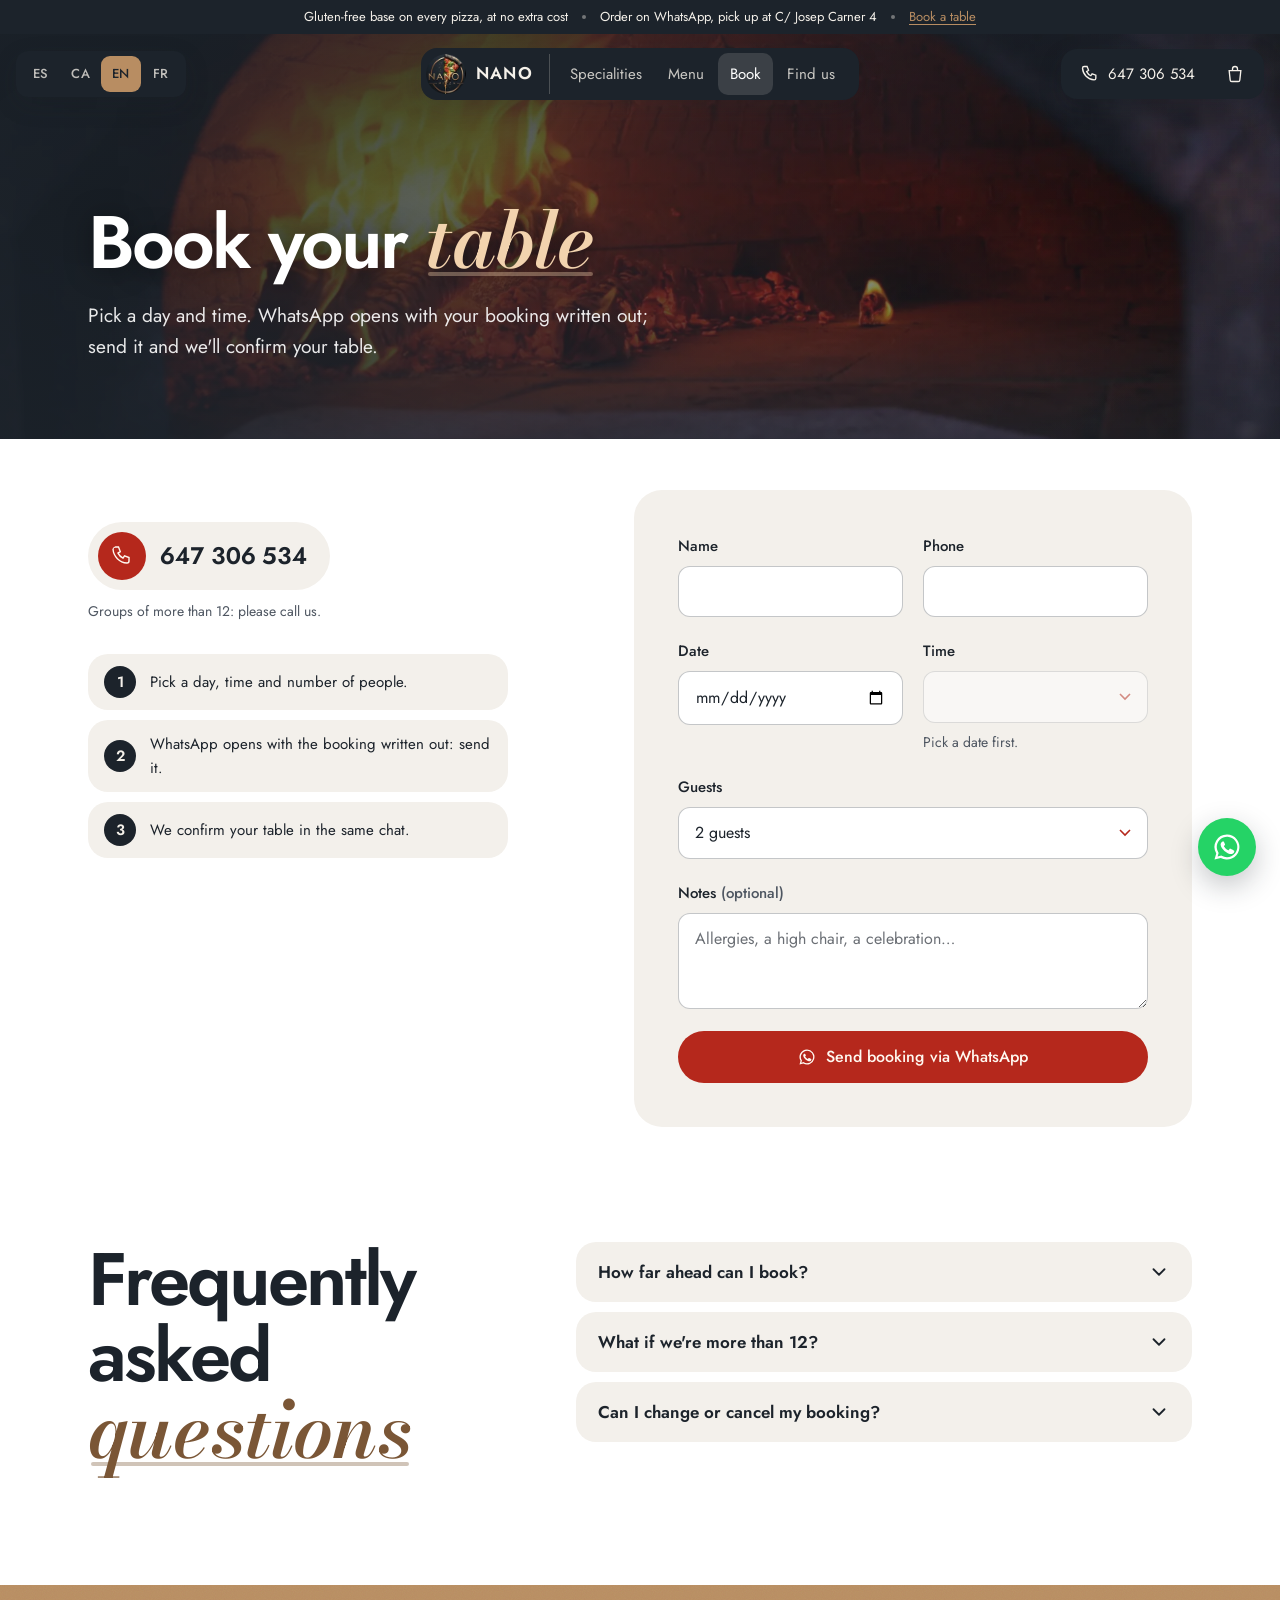
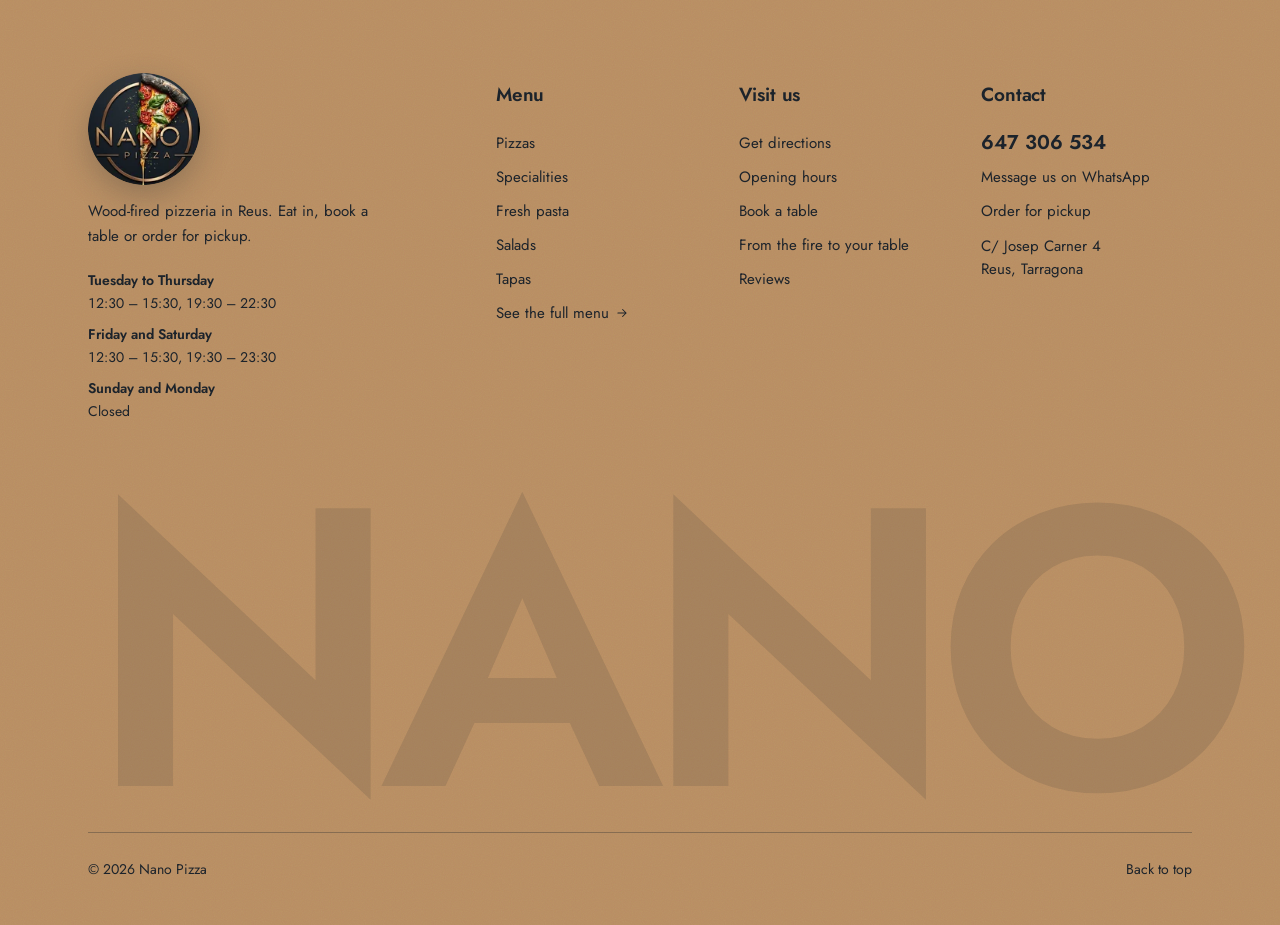
<file: reservar.html>
<!doctype html>
<html lang="es" data-page="reservar">
<head>
<meta charset="utf-8">
<script>if(!matchMedia("(prefers-reduced-motion: reduce)").matches)document.documentElement.classList.add("anim")</script>
<meta name="viewport" content="width=device-width, initial-scale=1, viewport-fit=cover">
<title>Reservar mesa | Nano Pizza, Reus</title>
<meta name="description" content="Reserva mesa en Nano Pizza, C/ Josep Carner 4, Reus. Elige día y hora y te confirmamos por WhatsApp.">
<meta name="theme-color" content="#FFFFFF">
<link rel="icon" href="favicon.png" type="image/png">
<link rel="apple-touch-icon" href="apple-touch-icon.png">
<meta property="og:type" content="restaurant">
<meta property="og:site_name" content="Nano Pizza">
<meta property="og:title" content="Reservar mesa | Nano Pizza, Reus">
<meta property="og:description" content="Reserva mesa en Nano Pizza, C/ Josep Carner 4, Reus. Elige día y hora y te confirmamos por WhatsApp.">
<meta property="og:image" content="Imagenes/og-nano.jpg">
<meta property="og:image:width" content="1200">
<meta property="og:image:height" content="630">
<meta property="og:image:alt" content="Logo de Nano Pizza, pizzería con horno de leña en Reus">
<meta property="og:locale" content="es_ES">
<meta property="og:locale:alternate" content="ca_ES">
<meta property="og:locale:alternate" content="en_GB">
<meta property="og:locale:alternate" content="fr_FR">
<meta name="twitter:card" content="summary_large_image">
<link rel="preload" href="fonts/jost-normal-latin.woff2" as="font" type="font/woff2" crossorigin>
<link rel="stylesheet" href="css/nano.css?v=59db8330">
<noscript><style>.lang,.menu-toggle,.rv-controls,.tabs,.add,.seg,.pick,.cart-btn,.bar,.pasta-group,.pasta .check,[data-status]{display:none!important}</style></noscript>
</head>
<body>
<a class="skip" href="#main" data-i18n="skip">Saltar al contenido</a>

<div class="topbar" id="topbar">
  <p class="topbar-in"><span data-i18n="tb_1">Masa sin gluten en todas las pizzas, sin coste</span><span class="tb-sep" aria-hidden="true"></span><span class="tb-2" data-i18n="tb_2">Pide por WhatsApp y recoge en C/ Josep Carner 4</span><span class="tb-sep" aria-hidden="true"></span><a class="tb-2" href="reservar.html" data-i18n="cta_book">Reservar mesa</a></p>
</div>
<header class="nav" id="nav">
  <div class="nav-in">
    <div class="lang pill" role="group" aria-label="Idioma" data-i18n-aria="aria_lang">
      <button type="button" data-lang="es" aria-pressed="true">ES</button>
      <button type="button" data-lang="ca" aria-pressed="false">CA</button>
      <button type="button" data-lang="en" aria-pressed="false">EN</button>
      <button type="button" data-lang="fr" aria-pressed="false">FR</button>
    </div>
    <div class="nav-pill pill">
      <a class="brand" href="index.html" aria-label="Nano Pizza" translate="no">
        <img class="brand-mark" src="Imagenes/marca-nano-96.webp" srcset="Imagenes/marca-nano-96.webp 1x, Imagenes/marca-nano-144.webp 1.5x, Imagenes/marca-nano-320.webp 3x" width="40" height="40" alt="">
        <span>NANO</span>
      </a>
      <nav aria-label="Principal" data-i18n-aria="aria_nav">
        <ul class="nav-links">
          <li><a href="index.html#formas" data-i18n="nav_formas">Especialidades</a></li>
          <li><a href="carta.html" data-nav="carta" data-i18n="nav_menu">Carta</a></li>
          <li><a href="reservar.html" data-nav="reservar" aria-current="page" data-i18n="nav_book">Reservar</a></li>
          <li><a href="index.html#donde" data-i18n="nav_find">Dónde estamos</a></li>
        </ul>
      </nav>
    </div>
    <div class="nav-end pill">
    <a class="icon-btn call-btn" href="tel:+34647306534">
      <svg viewBox="0 0 24 24" fill="none" stroke="currentColor" stroke-width="1.6" aria-hidden="true"><use href="#i-phone"/></svg>
      <span>647 306 534</span>
    </a>
    <button class="icon-btn cart-btn" type="button" data-open-cart aria-haspopup="dialog">
      <svg viewBox="0 0 24 24" fill="none" stroke="currentColor" stroke-width="1.6" aria-hidden="true"><path d="M5 8h14l-1.2 11.1a2 2 0 0 1-2 1.9H8.2a2 2 0 0 1-2-1.9L5 8z"/><path d="M9 8V6a3 3 0 0 1 6 0v2"/></svg>
      <span class="sr-only" data-i18n="order">Pedido</span>
      <span class="badge" data-count hidden><span class="badge-n">0</span></span>
    </button>
    <button class="icon-btn menu-toggle" type="button" aria-expanded="false" aria-controls="mobile-menu">
      <svg viewBox="0 0 24 24" fill="none" stroke="currentColor" stroke-width="1.6" aria-hidden="true"><path d="M4 8h16M4 16h16"/></svg>
      <span class="sr-only" data-i18n="menu">Menú</span>
    </button>
    </div>
  </div>
</header>
<div class="mobile-menu" id="mobile-menu">
  <ul>
    <li><a href="index.html#formas" data-i18n="nav_formas">Especialidades</a></li>
    <li><a href="carta.html" data-nav="carta" data-i18n="nav_menu">Carta</a></li>
    <li><a href="reservar.html" data-nav="reservar" aria-current="page" data-i18n="nav_book">Reservar</a></li>
    <li><a href="index.html#donde" data-i18n="nav_find">Dónde estamos</a></li>
    <li><a href="tel:+34647306534"><span data-i18n="call">Llamar</span> 647 306 534</a></li>
  </ul>
  <div class="lang" role="group" aria-label="Idioma" data-i18n-aria="aria_lang">
    <button type="button" data-lang="es" aria-pressed="true">ES</button>
    <button type="button" data-lang="ca" aria-pressed="false">CA</button>
    <button type="button" data-lang="en" aria-pressed="false">EN</button>
    <button type="button" data-lang="fr" aria-pressed="false">FR</button>
  </div>
</div>

<main id="main">
  <header class="page-hero">
    <div class="page-hero-bg" aria-hidden="true"><img src="Imagenes/Demo/horno-boca-1920.webp" srcset="Imagenes/Demo/horno-boca-960.webp 960w, Imagenes/Demo/horno-boca-1920.webp 1920w" sizes="100vw" width="1920" height="1280" alt="" fetchpriority="high"></div>
    <div class="wrap page-hero-in">
        <h1 class="h-big" id="book-t"><span data-i18n="book_a">Reserva tu </span><mark class="mk mk-bronze" data-i18n="book_m">mesa</mark><span data-i18n="book_b"></span></h1>
        <p class="lede" data-i18n="book_sub">Elige día y hora. Se abrirá WhatsApp con la reserva escrita; envíala y te confirmamos la mesa.</p>
    </div>
  </header>
  <section class="section after-hero" id="reservar" aria-labelledby="book-t">
    <div class="wrap book-grid">
      <div data-reveal>
        <a class="book-phone" href="tel:+34647306534">
          <svg viewBox="0 0 24 24" fill="none" stroke="currentColor" stroke-width="1.4" aria-hidden="true"><use href="#i-phone"/></svg>
          647 306 534
        </a>
        <p class="help help-after" data-i18n="big_group">Grupos de más de 12 personas: llámanos.</p>
        <ol class="book-steps">
          <li><span aria-hidden="true">1</span><p data-i18n="bk_s1">Elige día, hora y número de personas.</p></li>
          <li><span aria-hidden="true">2</span><p data-i18n="bk_s2">Se abre WhatsApp con la reserva escrita: envíala.</p></li>
          <li><span aria-hidden="true">3</span><p data-i18n="bk_s3">Te confirmamos la mesa por el mismo chat.</p></li>
        </ol>
      </div>
      <form class="form" id="book-form" novalidate data-reveal style="--i:1">
        <div class="form-row">
          <div class="field">
            <label for="b-name" data-i18n="f_name">Nombre</label>
            <input class="input" id="b-name" name="name" autocomplete="name" required aria-describedby="b-name-err">
            <p class="err" id="b-name-err" aria-live="polite"></p>
          </div>
          <div class="field">
            <label for="b-phone" data-i18n="f_phone">Teléfono</label>
            <input class="input" id="b-phone" name="phone" type="tel" inputmode="tel" autocomplete="tel" required aria-describedby="b-phone-err">
            <p class="err" id="b-phone-err" aria-live="polite"></p>
          </div>
        </div>
        <div class="form-row">
          <div class="field">
            <label for="b-date" data-i18n="f_date">Fecha</label>
            <input class="input" id="b-date" name="date" type="date" required aria-describedby="b-date-err">
            <p class="err" id="b-date-err" aria-live="polite"></p>
          </div>
          <div class="field">
            <label for="b-time" data-i18n="f_time">Hora</label>
            <select class="input" id="b-time" name="time" required disabled aria-describedby="b-time-help b-time-err"></select>
            <p class="help" id="b-time-help" data-i18n="pick_date_first">Elige primero la fecha.</p>
            <p class="err" id="b-time-err" aria-live="polite"></p>
          </div>
        </div>
        <div class="field">
          <label for="b-people" data-i18n="f_people">Personas</label>
          <select class="input" id="b-people" name="people"></select>
        </div>
        <div class="field">
          <label for="b-notes"><span data-i18n="f_notes">Comentarios</span> <span class="opt" data-i18n="optional">(opcional)</span></label>
          <textarea class="input" id="b-notes" name="notes" data-i18n-ph="notes_ph" placeholder="Alergias, trona para bebé, una celebración…"></textarea>
        </div>
        <button class="btn btn-gold btn-block" type="submit">
          <svg viewBox="0 0 24 24" fill="currentColor" aria-hidden="true"><path d="M12 2a10 10 0 0 0-8.6 15.1L2 22l5-1.3A10 10 0 1 0 12 2zm0 18.2a8.2 8.2 0 0 1-4.2-1.2l-.3-.2-3 .8.8-2.9-.2-.3A8.2 8.2 0 1 1 12 20.2zm4.5-6.1c-.2-.1-1.5-.7-1.7-.8-.2-.1-.4-.1-.6.1l-.8 1c-.1.2-.3.2-.5.1a6.7 6.7 0 0 1-3.3-2.9c-.3-.4.3-.4.8-1.4.1-.2 0-.3 0-.4l-.8-1.8c-.2-.5-.4-.4-.6-.4h-.5a1 1 0 0 0-.7.3 3 3 0 0 0-.9 2.2 5.2 5.2 0 0 0 1.1 2.8 11.9 11.9 0 0 0 4.6 4c1.7.7 2.3.8 3.2.7a2.7 2.7 0 0 0 1.8-1.3 2.2 2.2 0 0 0 .2-1.3c-.1-.1-.2-.2-.4-.3z"/></svg>
          <span data-i18n="book_submit">Enviar reserva por WhatsApp</span>
        </button>
        <p class="notice" id="book-ok" role="status" hidden>
          <svg viewBox="0 0 24 24" fill="none" stroke="currentColor" stroke-width="2" stroke-linecap="round" stroke-linejoin="round" aria-hidden="true"><path pathLength="1" d="M5 12.5l4.5 4.5L19 7.5"/></svg>
          <span data-i18n="book_ok">Hemos abierto WhatsApp con tu reserva. Envía el mensaje y te confirmamos la mesa.</span>
        </p>
      </form>
    </div>
  </section>

  <section class="section section-tight" id="faq" aria-labelledby="faq-t">
    <div class="wrap faq-grid">
      <div class="section-head" data-reveal>
        <h2 class="h-big" id="faq-t"><span data-i18n="faq_a">Preguntas </span><mark class="mk mk-bronze" data-i18n="faq_m">frecuentes</mark><span data-i18n="faq_b"></span></h2>
      </div>
      <div class="faq" data-reveal>
        <details class="faq-item"><summary><span data-i18n="bq1">¿Con cuánta antelación puedo reservar?</span><svg viewBox="0 0 24 24" fill="none" stroke="currentColor" stroke-width="2" stroke-linecap="round" stroke-linejoin="round" aria-hidden="true"><path d="M6 9l6 6 6-6"/></svg></summary><p data-i18n="ba1">Hasta 60 días antes.</p></details>
        <details class="faq-item"><summary><span data-i18n="bq2">¿Y si somos más de 12?</span><svg viewBox="0 0 24 24" fill="none" stroke="currentColor" stroke-width="2" stroke-linecap="round" stroke-linejoin="round" aria-hidden="true"><path d="M6 9l6 6 6-6"/></svg></summary><p data-i18n="ba2">Llámanos al 647 306 534 y lo organizamos.</p></details>
        <details class="faq-item"><summary><span data-i18n="bq3">¿Puedo cambiar o cancelar la reserva?</span><svg viewBox="0 0 24 24" fill="none" stroke="currentColor" stroke-width="2" stroke-linecap="round" stroke-linejoin="round" aria-hidden="true"><path d="M6 9l6 6 6-6"/></svg></summary><p data-i18n="ba3">Sí: escríbenos por el mismo chat de WhatsApp o llámanos.</p></details>
      </div>
    </div>
  </section>
  <script type="application/ld+json">{"@context": "https://schema.org", "@type": "FAQPage", "mainEntity": [{"@type": "Question", "name": "¿Con cuánta antelación puedo reservar?", "acceptedAnswer": {"@type": "Answer", "text": "Hasta 60 días antes."}}, {"@type": "Question", "name": "¿Y si somos más de 12?", "acceptedAnswer": {"@type": "Answer", "text": "Llámanos al 647 306 534 y lo organizamos."}}, {"@type": "Question", "name": "¿Puedo cambiar o cancelar la reserva?", "acceptedAnswer": {"@type": "Answer", "text": "Sí: escríbenos por el mismo chat de WhatsApp o llámanos."}}]}</script>
</main>

<footer class="foot" id="foot">
  <div class="foot-inner">
    <div class="foot-glow" aria-hidden="true"></div>
    <div class="foot-main">
      <div class="foot-brand">
        <a class="foot-name" href="index.html" translate="no"><img class="foot-emblem" src="Imagenes/marca-nano-320.webp" srcset="Imagenes/marca-nano-144.webp 144w, Imagenes/marca-nano-320.webp 320w" sizes="112px" width="128" height="128" alt="Nano Pizza" loading="lazy" decoding="async"></a>
        <p class="foot-desc" data-i18n="foot_desc">Pizzería con horno de leña en Reus. Ven a comer, reserva mesa o pídela para recoger.</p>
        <dl class="foot-hours" id="foot-hours"><!--pre:foot-hours--><div><dt>Martes a jueves</dt><dd>12:30 – 15:30, 19:30 – 22:30</dd></div><div><dt>Viernes y sábado</dt><dd>12:30 – 15:30, 19:30 – 23:30</dd></div><div><dt>Domingo y lunes</dt><dd>Cerrado</dd></div><!--/pre:foot-hours--></dl>
      </div>
      <nav class="foot-nav" aria-label="Pie de página" data-i18n-aria="aria_foot">
        <div class="foot-col">
          <a class="foot-title" href="carta.html" data-i18n="nav_menu">Carta</a>
          <ul class="foot-list">
            <li><a class="foot-a" href="carta.html?carta=pizzas" data-goto-cat="pizzas" data-i18n="c_pizzas">Pizzas</a></li>
            <li><a class="foot-a" href="carta.html?carta=especiales" data-goto-cat="especiales" data-i18n="c_especiales">Especialidades</a></li>
            <li><a class="foot-a" href="carta.html?carta=pasta" data-goto-cat="pasta" data-i18n="c_pasta">Pasta fresca</a></li>
            <li><a class="foot-a" href="carta.html?carta=ensaladas" data-goto-cat="ensaladas" data-i18n="c_ensaladas">Ensaladas</a></li>
            <li><a class="foot-a" href="carta.html?carta=tapas" data-goto-cat="tapas" data-i18n="c_tapas">Tapas</a></li>
            <li><a class="foot-a foot-more" href="carta.html"><span data-i18n="foot_all_menu">Ver toda la carta</span><svg class="foot-arrow" viewBox="0 0 24 24" fill="none" stroke="currentColor" stroke-width="1.8" stroke-linecap="round" stroke-linejoin="round" aria-hidden="true"><path d="M5 12h14M13 6l6 6-6 6"/></svg></a></li>
          </ul>
        </div>
        <div class="foot-col">
          <a class="foot-title" href="index.html#donde" data-i18n="foot_visit">Visítanos</a>
          <ul class="foot-list">
            <li><a class="foot-a" href="https://www.google.com/maps/dir/?api=1&amp;destination=Carrer%20de%20Josep%20Carner%204%2C%20Reus" target="_blank" rel="noopener" data-i18n="directions">Cómo llegar</a></li>
            <li><a class="foot-a" href="index.html#donde" data-i18n="hours_t">Horario</a></li>
            <li><a class="foot-a" href="reservar.html" data-i18n="cta_book">Reservar mesa</a></li>
            <li><a class="foot-a" href="index.html#casa" data-i18n="casa_t">Del fuego a la mesa</a></li>
            <li><a class="foot-a" href="index.html#opiniones" data-i18n="foot_reviews">Opiniones</a></li>
          </ul>
        </div>
        <div class="foot-col">
          <a class="foot-title" href="tel:+34647306534" data-i18n="foot_contact">Contacto</a>
          <ul class="foot-list">
            <li><a class="foot-a foot-phone" href="tel:+34647306534">647 306 534</a></li>
            <li><a class="foot-a" href="https://wa.me/34647306534" target="_blank" rel="noopener" data-i18n="foot_wa">Escríbenos por WhatsApp</a></li>
            <li><a class="foot-a" href="carta.html" data-i18n="cta_order">Pedir para recoger</a></li>
            <li><address class="foot-addr">C/ Josep Carner 4<br>Reus, Tarragona</address></li>
          </ul>
        </div>
      </nav>
    </div>
    <p class="foot-giant" aria-hidden="true"></p>
    <div class="foot-meta">
      <p>© 2026 Nano Pizza</p>
      <a class="foot-a" href="#main" data-i18n="foot_top">Volver arriba</a>
    </div>
  </div>
</footer>

<div class="sr-only" id="announce" aria-live="polite"></div>

<a class="wa-float" href="https://wa.me/34647306534" target="_blank" rel="noopener" aria-label="Escríbenos por WhatsApp" data-i18n-aria="foot_wa"><svg viewBox="0 0 24 24" fill="currentColor" aria-hidden="true"><path d="M12 2a10 10 0 0 0-8.6 15.1L2 22l5-1.3A10 10 0 1 0 12 2zm0 18.2a8.2 8.2 0 0 1-4.2-1.2l-.3-.2-3 .8.8-2.9-.2-.3A8.2 8.2 0 1 1 12 20.2zm4.5-6.1c-.2-.1-1.5-.7-1.7-.8-.2-.1-.4-.1-.6.1l-.8 1c-.1.2-.3.2-.5.1a6.7 6.7 0 0 1-3.3-2.9c-.3-.4.3-.4.8-1.4.1-.2 0-.3 0-.4l-.8-1.8c-.2-.5-.4-.4-.6-.4h-.5a1 1 0 0 0-.7.3 3 3 0 0 0-.9 2.2 5.2 5.2 0 0 0 1.1 2.8 11.9 11.9 0 0 0 4.6 4c1.7.7 2.3.8 3.2.7a2.7 2.7 0 0 0 1.8-1.3 2.2 2.2 0 0 0 .2-1.3c-.1-.1-.2-.2-.4-.3z"/></svg></a>

<!-- Mobile order bar -->
<div class="bar" id="bar">
  <a class="btn btn-ghost" href="tel:+34647306534" aria-label="Llamar 647 306 534" data-i18n-aria="call_aria">
    <svg viewBox="0 0 24 24" fill="none" stroke="currentColor" stroke-width="1.6" aria-hidden="true"><use href="#i-phone"/></svg>
  </a>
  <button class="btn btn-gold" type="button" data-open-cart><span data-bar-label>Ver pedido</span></button>
</div>

<!-- Cart -->
<div class="scrim" id="scrim"></div>
<aside class="drawer" id="drawer" role="dialog" aria-modal="true" aria-labelledby="cart-t">
  <div class="drawer-head">
    <h2 id="cart-t" data-i18n="cart_t">Tu pedido</h2>
    <button class="icon-btn" type="button" id="cart-close">
      <svg viewBox="0 0 24 24" fill="none" stroke="currentColor" stroke-width="1.6" aria-hidden="true"><path d="M6 6l12 12M18 6L6 18"/></svg>
      <span class="sr-only" data-i18n="close">Cerrar</span>
    </button>
  </div>
  <div class="drawer-body" id="cart-body"></div>
  <div class="drawer-foot" id="cart-foot"></div>
</aside>

<!-- Personalizar una pizza -->
<div class="cu-scrim" id="cu-scrim" hidden></div>
<div class="custom" id="custom" role="dialog" aria-modal="true" aria-labelledby="cu-t" hidden><div class="custom-body" id="custom-body"></div></div>

<!-- Shared symbols -->
<svg width="0" height="0" style="position:absolute" aria-hidden="true">
  <defs>
    <symbol id="i-phone" viewBox="0 0 24 24"><path d="M5 3h3.5l1.8 4.6-2.3 1.5a11 11 0 0 0 5 5l1.5-2.3L19 13.5V17a2 2 0 0 1-2 2A15 15 0 0 1 3 5a2 2 0 0 1 2-2z"/></symbol>
    <symbol id="i-star" viewBox="0 0 24 24"><path fill="currentColor" d="M12 2.8l2.8 5.9 6.4.8-4.7 4.4 1.2 6.4L12 17.2l-5.7 3.1 1.2-6.4-4.7-4.4 6.4-.8z"/></symbol>
  </defs>
</svg>

<script src="js/nano.js?v=739a4f44"></script>
</body>
</html>
</file>
<file: css/nano.css>
@font-face{font-family:'Bodoni Moda';font-style:italic;font-weight:400 700;font-display:swap;src:url(../fonts/bodoni-moda-italic-latin-ext.woff2) format('woff2');unicode-range:U+0100-02BA,U+02BD-02C5,U+02C7-02CC,U+02CE-02D7,U+02DD-02FF,U+0304,U+0308,U+0329,U+1D00-1DBF,U+1E00-1E9F,U+1EF2-1EFF,U+2020,U+20A0-20AB,U+20AD-20C4,U+2113,U+2C60-2C7F,U+A720-A7FF}
@font-face{font-family:'Bodoni Moda';font-style:italic;font-weight:400 700;font-display:swap;src:url(../fonts/bodoni-moda-italic-latin.woff2) format('woff2');unicode-range:U+0000-00FF,U+0131,U+0152-0153,U+02BB-02BC,U+02C6,U+02DA,U+02DC,U+0304,U+0308,U+0329,U+2000-206F,U+20AC,U+2122,U+2191,U+2193,U+2212,U+2215,U+FEFF,U+FFFD}
/* Fuentes alojadas en el proyecto (licencia SIL OFL, ver fonts/) */
@font-face{font-family: 'Jost'; font-style: normal; font-weight: 200 600; font-display: swap; src: url(../fonts/jost-normal-latin-ext.woff2) format('woff2'); unicode-range: U+0100-02BA, U+02BD-02C5, U+02C7-02CC, U+02CE-02D7, U+02DD-02FF, U+0304, U+0308, U+0329, U+1D00-1DBF, U+1E00-1E9F, U+1EF2-1EFF, U+2020, U+20A0-20AB, U+20AD-20C4, U+2113, U+2C60-2C7F, U+A720-A7FF;}
@font-face{font-family: 'Jost'; font-style: normal; font-weight: 200 600; font-display: swap; src: url(../fonts/jost-normal-latin.woff2) format('woff2'); unicode-range: U+0000-00FF, U+0131, U+0152-0153, U+02BB-02BC, U+02C6, U+02DA, U+02DC, U+0304, U+0308, U+0329, U+2000-206F, U+20AC, U+2122, U+2191, U+2193, U+2212, U+2215, U+FEFF, U+FFFD;}

:root{
  /* Blanco limpio con los colores del logo: azul noche, bronce del aro y rojo pomodoro */
  --bg:#FFFFFF;
  --surface:#F3F0EB;      /* gris cálido: tarjetas, bandas */
  --surface-2:#E6E1D9;    /* huecos de imagen, contadores */
  --field:#FFFFFF;
  --ink:#1C232B;          /* azul noche del logo */
  --ink-dim:#4E5661;      /* 7,4:1 sobre blanco */
  --bronze:#B88D62;       /* el aro del logo */
  --bronze-ink:#7A5636;   /* bronce para texto (6,1:1 sobre blanco) */
  --accent:#B5281C;       /* rojo pomodoro (6,3:1 sobre blanco) */
  --accent-ink:#951E14;
  --on-accent:#FFF8F0;
  --paper:#F5F1EA;        /* texto claro sobre azul noche */
  --line:rgba(28,35,43,.2); --line-soft:rgba(28,35,43,.1);
  --basil:#3F6E33; --ember:#B8501A;
  --ok:#2F7A3A; --err:#A8231B; --err-line:#A8231B; --placeholder:#6B6F75;
  --ff-display:"Jost", "Segoe UI", sans-serif;
  --ff-accent:"Bodoni Moda", Didot, Georgia, serif;
  --bronze-lt:#E4C29A;    /* bronce claro para el texto sobre fondos oscuros */
  --ff-body:"Jost", "Segoe UI", sans-serif;
  --ease-out:cubic-bezier(.16,1,.3,1);
  --ease-in:cubic-bezier(.55,0,1,.45);
  --ease-spring:cubic-bezier(.34,1.56,.64,1);
  --dur-1:160ms; --dur-2:280ms; --dur-3:420ms;
  --r-s:12px; --r-m:20px; --r-l:28px;
  --gutter:max(clamp(16px,4vw,48px), env(safe-area-inset-left, 0px), env(safe-area-inset-right, 0px));
  --nav-h:80px;
  --maxw:1200px;
  --z-nav:40; --z-bar:45; --z-scrim:90; --z-drawer:100;
}
*,*::before,*::after{box-sizing:border-box}
html{scroll-behavior:smooth;scroll-padding-top:var(--nav-h);-webkit-text-size-adjust:100%;-webkit-tap-highlight-color:transparent;color-scheme:light}
/* Los controles no seleccionan su texto ni abren el menú de copiar al mantenerlos pulsados; el contenido sí se puede copiar */
button,.tab,.fchip,.chip,.seg label,.check{-webkit-user-select:none;user-select:none;-webkit-touch-callout:none}
/* Superficies del navegador con la paleta de la casa */
::selection{background:rgba(184,141,98,.35);color:var(--ink)}
html{scrollbar-color:var(--surface-2) var(--bg)}
input,textarea{caret-color:var(--accent-ink)}
body{margin:0;background:var(--bg);color:var(--ink);font-family:var(--ff-body);font-size:17px;line-height:1.6;font-weight:400;-webkit-font-smoothing:antialiased;overflow-x:hidden}
img,svg{display:block;max-width:100%}
a{color:inherit}
button,input,select,textarea{font:inherit;color:inherit}
button{cursor:pointer;touch-action:manipulation}
:focus-visible{outline:2px solid var(--accent-ink);outline-offset:3px;border-radius:4px}
.sr-only{position:absolute!important;width:1px;height:1px;padding:0;margin:-1px;overflow:hidden;clip:rect(0,0,0,0);white-space:nowrap;border:0}
.skip{position:absolute;left:16px;top:-60px;z-index:200;background:var(--accent);color:var(--on-accent);padding:10px 16px;border-radius:var(--r-s);font-weight:500;text-decoration:none}
.skip:focus{top:12px}
.wrap{width:100%;max-width:var(--maxw);margin-inline:auto;padding-inline:var(--gutter)}
.section{position:relative;z-index:2;padding-block:clamp(72px,9vw,128px)}
[id]{scroll-margin-top:8px}
/* Controles de la carta: que el foco del teclado no quede debajo de las pestañas fijas */
#panels :is(button,select,input,a,[tabindex]){scroll-margin-top:calc(var(--tabs-h,56px) + 16px)}

/* ---------- Type ---------- */
.h-display{text-wrap:balance;font-family:var(--ff-display);font-weight:600;letter-spacing:-.035em;line-height:1.02;margin:0}
.h2{font-size:clamp(40px,6vw,72px)}
/* Titulares grandes de la portada: Jost seminegrita, apretada */
.h-big{margin:0;font-family:var(--ff-body);font-weight:600;font-size:clamp(40px,5.6vw,80px);line-height:1.02;letter-spacing:-.035em;text-wrap:balance;max-width:15ch}
.h-center{text-align:center;margin-inline:auto}
.lede{font-size:clamp(17px,1.5vw,20px);color:var(--ink-dim);max-width:46ch;margin:20px 0 0}
.section-head{margin-bottom:clamp(40px,6vw,72px)}
.section-head-center{text-align:center}
.section-head-center .sample-note{margin-inline:auto;text-align:left}
/* Palabra marcada: un bloque de color detrás, como un rotulador */
.mk{position:relative;display:inline-block;padding:0 .06em 0 0;margin:0;background:none;color:var(--mk-t);font-family:var(--ff-accent);font-style:italic;font-weight:600;font-optical-sizing:none;font-variation-settings:"opsz" 14;font-size:1.06em;letter-spacing:-.01em;line-height:.9;white-space:nowrap;transition:color .3s ease .35s}
.mk::before{content:"";position:absolute;left:.04em;right:.08em;bottom:-.02em;height:.045em;min-height:2px;border-radius:2px;background:currentColor;opacity:.35;transform-origin:0 50%;transition:transform .9s var(--ease-out) .25s}
.mk-red{--mk-t:var(--accent)}
.mk-bronze{--mk-t:var(--bronze-ink)}
.mk-navy{--mk-t:var(--ink)}
.hero .mk,.hungry .mk{--mk-t:#F2D3AE}
.hero .mk{text-shadow:0 2px 16px rgba(0,0,0,.45)}

/* ---------- Buttons ---------- */
/* Píldoras; al pasar el ratón el texto sube y entra una copia desde abajo */
.btn{display:inline-flex;align-items:center;justify-content:center;gap:10px;min-height:52px;padding:0 26px;border-radius:999px;border:1px solid transparent;font-weight:500;font-size:16px;letter-spacing:.005em;text-decoration:none;overflow:hidden;transition:background-color .25s var(--ease-out),color .25s var(--ease-out),border-color .25s var(--ease-out),transform var(--dur-1) var(--ease-out)}
.btn:active{transform:scale(.97)}
.btn svg{width:18px;height:18px;flex:none}
.btn-t{display:inline-block;text-shadow:0 2.4em currentColor;transition:transform .45s var(--ease-out)}
@media (hover:hover) and (pointer:fine){.btn:hover .btn-t{transform:translateY(-2.4em)}}
.btn-gold{background:var(--accent);color:var(--on-accent)}
@media (hover:hover) and (pointer:fine){.btn-gold:hover{background:var(--accent-ink)}}
.btn-ghost{border-color:var(--line);color:var(--ink);background:transparent}
@media (hover:hover) and (pointer:fine){.btn-ghost:hover{border-color:var(--ink)}}
.btn-light{background:#fff;color:var(--ink)}
@media (hover:hover) and (pointer:fine){.btn-light:hover{background:var(--bronze)}}
.btn-glass{border-color:rgba(255,255,255,.6);color:#fff;background:rgba(28,35,43,.35)}
@media (hover:hover) and (pointer:fine){.btn-glass:hover{background:rgba(255,255,255,.2)}}
.btn-block{width:100%}

/* ---------- Nav ---------- */
/* Tres píldoras flotantes en azul noche: idioma, marca con enlaces, y llamar/pedido. Al bajar aparece una banda esmerilada detrás */
.nav{position:fixed;inset:0 0 auto;z-index:var(--z-nav);pointer-events:none}
.nav::before{content:"";position:absolute;inset:0;background:rgba(255,255,255,.72);-webkit-backdrop-filter:blur(14px);backdrop-filter:blur(14px);border-bottom:1px solid var(--line-soft);border-radius:0 0 24px 24px;opacity:0;transition:opacity var(--dur-3) var(--ease-out)}
.nav.is-solid::before{opacity:1}
.nav-in{position:relative;display:grid;grid-template-columns:1fr auto 1fr;align-items:center;gap:12px;height:var(--nav-h);padding-inline:max(16px,env(safe-area-inset-left,0px)) max(16px,env(safe-area-inset-right,0px))}
.nav-in > *{pointer-events:auto}
.pill{display:flex;align-items:center;background:var(--ink);color:var(--paper);border-radius:16px;padding:5px;box-shadow:0 8px 24px rgba(28,35,43,.16)}
.nav .lang{justify-self:start}
.nav-pill{gap:4px;padding-right:12px}
.nav-end{justify-self:end;gap:2px}
.brand{display:flex;align-items:center;gap:10px;text-decoration:none;color:inherit;padding-right:16px;margin-right:4px;border-right:1px solid rgba(245,241,234,.22)}
.brand-mark{width:40px;height:40px;flex:none;border-radius:50%}
.brand span{font-weight:600;letter-spacing:.08em;font-size:17px}
.nav-links{display:flex;gap:2px;list-style:none;margin:0;padding:0}
.nav-links a{display:block;text-decoration:none;font-size:15px;color:rgba(245,241,234,.8);padding:9px 12px;border-radius:10px;transition:background-color .2s ease,color .2s ease}
@media (hover:hover) and (pointer:fine){.nav-links a:hover{color:#fff;background:rgba(245,241,234,.1)}}
.nav-links a[aria-current="page"]{color:#fff;background:rgba(245,241,234,.14)}
.mobile-menu a[aria-current="page"]{color:var(--accent-ink)}
/* Subrayado que se dibuja desde la izquierda en los enlaces del pie y los créditos */
.foot-a:not(.foot-phone),.foot-title,.credit a{text-decoration:none;background:linear-gradient(currentColor,currentColor) no-repeat right calc(100% - 5px) / 0 1px;transition:background-size .2s cubic-bezier(.65,0,.35,1),color var(--dur-2)}
@media (hover:hover) and (pointer:fine){.foot-a:not(.foot-phone):hover,.foot-title:hover,.credit a:hover{background-size:100% 1px;background-position-x:left}}
.credit a{color:var(--ink-dim);background-size:100% 1px;background-position-x:left;background-image:linear-gradient(var(--line),var(--line))}
@media (hover:hover) and (pointer:fine){.credit a:hover{color:var(--ink);background-image:linear-gradient(currentColor,currentColor)}}
.lang{display:flex;border:1px solid var(--line);border-radius:var(--r-s);padding:3px}
.lang button{background:none;border:0;min-width:40px;height:36px;padding:0 10px;border-radius:9px;font-size:13px;font-weight:500;letter-spacing:.04em;color:var(--ink-dim);transition:background-color var(--dur-2),color var(--dur-2)}
.lang button[aria-pressed="true"]{background:var(--ink);color:var(--paper)}
.nav .lang{border:0;padding:5px}
.nav .lang button{color:rgba(245,241,234,.75)}
.nav .lang button[aria-pressed="true"]{background:var(--bronze);color:var(--ink)}
.icon-btn{position:relative;display:inline-flex;align-items:center;justify-content:center;gap:8px;height:44px;min-width:44px;padding:0 14px;border-radius:var(--r-s);border:1px solid var(--line);background:transparent;color:var(--ink);text-decoration:none;font-size:15px;transition:border-color var(--dur-2),color var(--dur-2),background-color var(--dur-2)}
@media (hover:hover) and (pointer:fine){.icon-btn:hover{border-color:var(--ink)}}
.icon-btn svg{width:20px;height:20px}
.nav .icon-btn{border:0;height:40px;border-radius:10px;color:var(--paper)}
@media (hover:hover) and (pointer:fine){.nav .icon-btn:hover{background:rgba(245,241,234,.12)}}
.badge{position:absolute;top:-4px;right:-4px;min-width:22px;height:22px;padding:0 7px;border-radius:999px;background:var(--accent);color:var(--on-accent);font-size:12px;font-weight:600;line-height:22px;text-align:center;font-variant-numeric:tabular-nums;overflow:hidden}
.badge[hidden]{display:none}
.badge-n{display:block}
.badge.roll .badge-n{animation:roll .25s cubic-bezier(.2,.9,.3,1.2)}
@keyframes roll{from{transform:translateY(90%);opacity:0}to{transform:none;opacity:1}}
.menu-toggle{display:none}
.brand span,.nav-links a,.call-btn span{white-space:nowrap}
@media (max-width:1180px){
  .nav .call-btn span{display:none}
}
@media (max-width:1040px){
  .nav-links,.brand span{display:none}
  .menu-toggle{display:inline-flex}
  .brand{border-right:0;padding-right:4px;margin-right:0}
  .nav-pill{padding-right:5px}
}
@media (max-width:560px){
  /* Móvil: marca a la izquierda, idioma y pedido/menú a la derecha; el idioma ya no va dentro del menú */
  .nav .call-btn{display:none}
  .nav-in{grid-template-columns:auto 1fr auto;gap:8px}
  .nav-pill{grid-column:1;grid-row:1}
  .nav .lang{grid-column:2;grid-row:1;justify-self:end;padding:4px;border-radius:14px}
  .nav .lang button{min-width:38px;height:40px;padding:0 6px;font-size:12.5px}
  .nav-end{grid-column:3;grid-row:1}
  .mobile-menu .lang{display:none}
  .is-mesa .nav-end{display:none}
}
.mobile-menu{position:fixed;inset:var(--nav-h) 12px auto;z-index:var(--z-nav);background:var(--ink);color:var(--paper);border-radius:var(--r-m);padding:12px 20px 24px;box-shadow:0 16px 40px rgba(28,35,43,.24);transform:translateY(-8px);opacity:0;visibility:hidden;transition:opacity var(--dur-2) var(--ease-out),transform var(--dur-2) var(--ease-out),visibility 0s linear var(--dur-2)}
.mobile-menu.is-open{opacity:1;transform:none;visibility:visible;transition-delay:0s}
.mobile-menu ul{list-style:none;margin:0;padding:0}
.mobile-menu a{display:block;padding:12px 0;font-weight:500;font-size:19px;letter-spacing:-.02em;text-decoration:none;border-bottom:1px solid rgba(245,241,234,.14)}
.mobile-menu a[aria-current="page"]{color:var(--bronze)}
.mobile-menu .lang{margin-top:20px;width:max-content;border-color:rgba(245,241,234,.24)}
.mobile-menu .lang button{color:rgba(245,241,234,.75)}
.mobile-menu .lang button[aria-pressed="true"]{background:var(--bronze);color:var(--ink)}

/* ---------- Hero ----------
   Foto del horno a sangre, titular enorme abajo a la izquierda con la palabra que va cambiando,
   y a la derecha la dirección, el estado y el botón redondo a la carta. */
.hero{position:relative;z-index:2;isolation:isolate;min-height:100svh;display:flex;align-items:flex-end;overflow:hidden;background:var(--ink);color:#fff}
.hero-bg{position:absolute;inset:0;z-index:-1}
.hero-bg img{width:100%;height:100%;object-fit:cover;object-position:50% 50%}
.hero-bg::after{content:"";position:absolute;inset:0;background:linear-gradient(180deg,rgba(28,35,43,.5) 0%,rgba(28,35,43,0) 28%,rgba(28,35,43,.2) 55%,rgba(28,35,43,.86) 100%)}
.hero-in{padding-top:calc(var(--nav-h) + 48px);padding-bottom:clamp(28px,6vh,64px)}
.hero-t{margin:0;font-weight:600;font-size:clamp(50px,9vw,136px);line-height:1;letter-spacing:-.04em}
.ln{display:block;overflow:hidden;padding-bottom:.1em;margin-bottom:-.1em}
.ln-in{display:block}
.cycle{vertical-align:baseline;overflow:hidden;padding-bottom:.12em;margin-bottom:-.12em;transition:width .5s var(--ease-out),color .3s}
.cycle::before{display:none}
.cycle-w{display:inline-block}
.cycle-w.out{animation:wOut .32s var(--ease-in) forwards}
.cycle-w.in{animation:wIn .55s var(--ease-out)}
@keyframes wOut{to{transform:translateY(-110%);opacity:0}}
@keyframes wIn{from{transform:translateY(110%);opacity:0}}
.hero-foot{display:flex;flex-wrap:wrap;align-items:flex-end;justify-content:space-between;gap:28px 40px;margin-top:clamp(28px,5vh,52px)}
.hero-ctas{display:flex;flex-wrap:wrap;gap:12px}
.hero-ctas .btn{white-space:nowrap}
.hero-side{display:flex;align-items:center;gap:22px;text-align:right}
.hero-lead{margin:0;font-size:18px;font-weight:500}
.hero-addr{margin:2px 0 0;font-size:15px;color:rgba(255,255,255,.82)}
.status{display:inline-flex;align-items:center;gap:10px;margin-top:10px;font-size:15px;color:var(--ink-dim)}
.hero .status{color:rgba(255,255,255,.88)}
.status i{width:8px;height:8px;border-radius:50%;background:currentColor;opacity:.6;flex:none}
.status.is-open i{background:#5BC26B;opacity:1}
.round-go{display:grid;place-items:center;flex:none;width:84px;height:84px;border-radius:50%;background:#fff;color:var(--ink);transition:transform .5s var(--ease-out),background-color .25s}
.round-go svg{width:28px;height:28px;transition:transform .5s var(--ease-out)}
@media (hover:hover) and (pointer:fine){.round-go:hover{transform:scale(1.06);background:var(--bronze)}.round-go:hover svg{transform:rotate(45deg)}}
@media (max-width:640px){
  .hero-foot{flex-direction:column-reverse;align-items:stretch}
  .hero-side{justify-content:space-between;text-align:left}
  .round-go{width:64px;height:64px}
  .hero-ctas .btn{flex:1;padding:0 18px}
}
/* Entrada al cargar: la foto se asienta, las líneas suben desde su máscara, luego el pie */
.anim .hero-bg img{animation:settle 1.8s var(--ease-out) both}
.anim .ln-in{animation:rise .7s var(--ease-out) both}
.anim .ln:nth-child(2) .ln-in{animation-delay:.08s}
.anim .hero-foot{animation:fadeIn .7s var(--ease-out) .3s both}
@keyframes settle{from{transform:scale(1.12)}to{transform:none}}
@keyframes rise{from{transform:translateY(105%)}to{transform:none}}
@keyframes fadeIn{from{opacity:0;transform:translateY(14px)}to{opacity:1;transform:none}}

/* ---------- Categorías bajo la portada ---------- */
.cats{position:relative;z-index:2;border-bottom:1px solid var(--line-soft)}
.cats-in{display:flex;justify-content:safe center;gap:10px;list-style:none;margin:0 auto;padding-block:20px;overflow-x:auto;scrollbar-width:none}
.cats-in::-webkit-scrollbar{display:none}
.cat{display:inline-flex;align-items:center;min-height:48px;padding:0 22px;border-radius:999px;background:var(--surface);font-size:17px;font-weight:500;text-decoration:none;white-space:nowrap;transition:background-color .2s ease,color .2s ease}
@media (hover:hover) and (pointer:fine){.cat:hover{background:var(--ink);color:var(--paper)}}

/* ---------- Revelado al hacer scroll (solo con JS y sin movimiento reducido) ---------- */
.anim.reveal-on [data-reveal]{transition:opacity .9s var(--ease-out),transform .9s var(--ease-out);transition-delay:calc(var(--i,0) * 110ms)}
.anim.reveal-on [data-reveal]:not(.in){opacity:0;transform:translateY(32px)}
.anim.reveal-on [data-reveal]:not(.in) .mk{color:inherit}
.anim.reveal-on [data-reveal]:not(.in) .mk::before{transform:scaleX(0)}
.anim.reveal-on .big-card > img{transition:transform 1.6s var(--ease-out)}
.anim.reveal-on .big-card:not(.in) > img{transform:scale(1.12)}

/* ---------- La casa (fuego) ---------- */
/* Tres pasos, cada foto con su forma: círculo, arco y píldora */
.section-tight{padding-top:0}
.casa-steps{display:grid;grid-template-columns:repeat(3,minmax(0,1fr));gap:clamp(24px,3vw,48px);align-items:end;list-style:none;margin:0;padding:0}
.casa-photo{margin:0;overflow:hidden;background:var(--surface-2)}
.casa-photo img{width:100%;height:100%;object-fit:cover;display:block;transition:transform .9s var(--ease-out)}
@media (hover:hover) and (pointer:fine){.casa-step:hover .casa-photo img{transform:scale(1.05)}}
.shape-circle{aspect-ratio:1;border-radius:50%}
.shape-arch{aspect-ratio:4/5;border-radius:999px 999px var(--r-l) var(--r-l)}
.shape-pill{aspect-ratio:3/4.4;border-radius:999px}
.casa-num{display:inline-grid;place-items:center;width:40px;height:40px;border-radius:50%;background:var(--bronze);color:var(--ink);font-weight:600;font-size:17px;margin:28px 0 14px}
.casa-step h3{font-weight:600;font-size:26px;line-height:1.15;letter-spacing:-.02em;margin:0 0 8px}
.casa-step p{margin:0;color:var(--ink-dim);max-width:34ch}
.credit{margin-top:clamp(40px,5vw,64px);font-size:13px;color:var(--ink-dim)}
@media (max-width:860px){
  /* En el móvil, los pasos se deslizan en horizontal */
  .casa-steps{grid-template-columns:none;grid-auto-flow:column;grid-auto-columns:78%;align-items:start;overflow-x:auto;scroll-snap-type:x mandatory;scrollbar-width:none;margin-inline:calc(var(--gutter) * -1);padding-inline:var(--gutter);scroll-padding-inline:var(--gutter)}
  .casa-steps::-webkit-scrollbar{display:none}
  .casa-step{scroll-snap-align:start}
  .shape-arch,.shape-pill{aspect-ratio:1}
}

/* Tarjeta grande con la foto y el panel claro encima */
.big-card{position:relative;display:flex;align-items:flex-end;min-height:clamp(440px,56vw,640px);padding:clamp(14px,2.4vw,28px);border-radius:32px;overflow:hidden;background:var(--ink)}
.big-card > img{position:absolute;inset:0;width:100%;height:100%;object-fit:cover}
.big-panel{position:relative;max-width:420px;padding:28px;border-radius:22px;background:rgba(255,255,255,.94);-webkit-backdrop-filter:blur(8px);backdrop-filter:blur(8px)}
.big-panel h2{margin:0 0 10px;font-weight:600;font-size:30px;line-height:1.1;letter-spacing:-.025em}
.big-panel p{margin:0 0 22px;color:var(--ink-dim)}

/* Cifras en números huecos, con su etiqueta entre dos filetes */
.stats-t{margin-top:clamp(88px,11vw,150px)}
.stats{display:grid;grid-template-columns:repeat(3,minmax(0,1fr));gap:clamp(16px,4vw,56px);list-style:none;margin:clamp(28px,4vw,48px) 0 0;padding:0}
.stats li{display:flex;flex-direction:column;align-items:center}
.stat-n{font-weight:300;font-size:clamp(68px,16vw,220px);line-height:.95;letter-spacing:-.04em;color:transparent;-webkit-text-stroke:1.5px var(--ink);font-variant-numeric:tabular-nums}
.stat-l{width:100%;margin-top:14px;padding:10px 0;border-block:1px solid var(--ink);text-align:center;font-size:16px}
@media (max-width:560px){.stat-l{font-size:14px;line-height:1.3}.stat-n{-webkit-text-stroke-width:1.2px}}

/* ---------- Opiniones ---------- */
.rv-row{display:flex;gap:16px;list-style:none;margin:0;padding:4px var(--gutter);overflow-x:auto;scroll-snap-type:x mandatory;scroll-padding-inline:var(--gutter);scrollbar-width:none}
.rv-row::-webkit-scrollbar{display:none}
.rv-card{flex:0 0 min(84%,340px);scroll-snap-align:start;display:flex;flex-direction:column;gap:18px;padding:26px;border-radius:var(--r-l);background:var(--surface)}
@media (min-width:861px){.rv-row{display:grid;grid-template-columns:repeat(4,minmax(0,1fr));max-width:var(--maxw);margin:0 auto;overflow:visible}}
.rv-card blockquote{margin:0;font-size:18px;line-height:1.5;color:var(--ink)}
.rv-top{display:flex;align-items:center;gap:12px}
.rv-avatar{display:inline-grid;place-items:center;width:44px;height:44px;flex:none;border-radius:50%;background:var(--ink);color:var(--paper);font-weight:500;font-size:15px;letter-spacing:.04em}
.rv-who{display:grid;gap:2px;margin-right:auto;font-size:15px;font-weight:500;color:var(--ink)}
.stars svg.off{color:var(--line)}
.stars{display:inline-flex;gap:3px;color:var(--accent)}
.stars svg{width:16px;height:16px}
.sample{display:inline-flex;align-items:center;min-height:28px;padding:4px 12px;border-radius:999px;border:1px dashed var(--accent);color:var(--accent-ink);font-size:13px}
.sample-note{display:flex;gap:12px;align-items:flex-start;max-width:62ch;margin:24px 0 0;padding:14px 16px;border-radius:var(--r-s);background:var(--surface);color:var(--ink-dim);font-size:15px}
.sample-note svg{width:20px;height:20px;flex:none;color:var(--accent);margin-top:2px}

/* ---------- Formas ---------- */
/* Cuatro tarjetas de color: azul noche, rojo, bronce y gris */
.formas-grid{display:grid;grid-template-columns:repeat(4,minmax(0,1fr));gap:16px;list-style:none;margin:0;padding:0}
.forma{display:flex;flex-direction:column;min-height:400px;padding:28px;border-radius:var(--r-l);background:var(--fc);color:var(--ft)}
.forma:nth-child(4n+1){--fc:var(--ink);--ft:var(--paper)}
.forma:nth-child(4n+2){--fc:var(--accent);--ft:var(--on-accent)}
.forma:nth-child(4n+3){--fc:var(--bronze);--ft:var(--ink)}
.forma:nth-child(4n+4){--fc:var(--surface);--ft:var(--ink)}
.forma > svg{width:92px;height:80px;fill:none;stroke:currentColor;stroke-width:1.5;stroke-linecap:round;stroke-linejoin:round}
.forma h3{font-weight:600;font-size:30px;line-height:1.05;letter-spacing:-.025em;margin:auto 0 10px;padding-top:28px}
.forma p{margin:0;font-size:16px}
.forma-foot{display:flex;flex-wrap:wrap;align-items:center;justify-content:space-between;gap:12px;margin-top:22px;padding-top:18px;border-top:1px solid color-mix(in srgb,currentColor 28%,transparent)}
.forma-price{font-weight:600;font-size:24px;font-variant-numeric:tabular-nums}
.forma-go{display:inline-flex;align-items:center;gap:8px;min-height:44px;white-space:nowrap;padding:0 16px;border-radius:999px;background:color-mix(in srgb,currentColor 14%,transparent);color:inherit;font-size:15px;font-weight:500;text-decoration:none;transition:background-color .2s ease}
.forma-go svg{width:18px;height:18px;flex:none;transition:transform .3s var(--ease-out)}
@media (hover:hover) and (pointer:fine){.forma-go:hover{background:color-mix(in srgb,currentColor 24%,transparent)}.forma-go:hover svg{transform:translateX(3px)}}
.forma:nth-child(4n+3) .forma-go{background:rgba(255,255,255,.3)}
@media (max-width:1080px){.formas-grid{grid-template-columns:repeat(2,minmax(0,1fr))}}
@media (max-width:560px){.formas-grid{grid-template-columns:1fr}.forma{min-height:0}}

/* ---------- Carta ---------- */
/* Una sola página: la barra de secciones se queda fija y marca la sección que se está leyendo */
.tabs{position:relative;display:flex;gap:8px;overflow-x:auto;scrollbar-width:none;padding-block:10px}
.tabs::-webkit-scrollbar{display:none}
.tab{flex:none;display:inline-flex;align-items:center;background:var(--surface);border:0;min-height:44px;padding:0 18px;border-radius:999px;font-size:15px;font-weight:500;color:var(--ink);text-decoration:none;transition:background-color .2s ease,color .2s ease}
.tab[aria-current="true"]{background:var(--ink);color:var(--paper)}
.tab[hidden]{display:none}
.tab:active{transform:scale(.97)}
@media (hover:hover) and (pointer:fine){.tab:not([aria-current="true"]):hover{background:var(--surface-2)}}
.carta-bar{position:sticky;top:var(--nav-h);z-index:5;margin-bottom:clamp(20px,3vw,32px);clip-path:inset(0 -100vmax);transition:background-color var(--dur-3) var(--ease-out),box-shadow var(--dur-3) var(--ease-out)}
.tabs-mark{height:1px;margin-bottom:-1px}
.carta-bar.is-stuck{background:rgba(255,255,255,.95);backdrop-filter:blur(12px);-webkit-backdrop-filter:blur(12px);box-shadow:0 0 0 100vmax rgba(255,255,255,.95)}

.panel{scroll-margin-top:calc(var(--nav-h) + var(--tabs-h,64px) + 12px)}
.panel[hidden]{display:none}
.panel + .panel{margin-top:clamp(44px,6vw,72px)}
.cat-h{display:flex;align-items:baseline;gap:12px;margin:0 0 4px;font-weight:600;font-size:clamp(28px,3.4vw,40px);line-height:1.1;letter-spacing:-.03em}
.cat-h:focus{outline:none}
.cat-n{font-size:15px;font-weight:500;letter-spacing:0;color:var(--ink-dim)}
.cat-n:empty{display:none}
.panel-note{color:var(--ink-dim);margin:6px 0 8px;max-width:60ch;font-size:15px}

/* Platos: filas como en una app de reparto. Foto cuadrada, nombre y precio en una línea, alérgenos en iconos */
.dishes{list-style:none;margin:0;padding:0;display:grid;grid-template-columns:1fr;column-gap:clamp(32px,5vw,64px)}
@media (min-width:900px){.dishes{grid-template-columns:repeat(2,minmax(0,1fr))}}
.dish{position:relative;display:grid;grid-template-columns:minmax(0,1fr);gap:16px;padding:18px 0;border-bottom:1px solid var(--line-soft)}
.dish.has-img{grid-template-columns:88px minmax(0,1fr)}
.dish[hidden],.pasta[hidden]{display:none}
.dish-img{display:block;width:88px;height:88px;object-fit:cover;border-radius:18px;background:var(--surface-2)}
.dish-ico{display:grid;place-items:center;background:var(--bronze);color:var(--ink)}
.dish-ico svg{width:54px;height:48px;fill:none;stroke:currentColor;stroke-width:1.6;stroke-linecap:round;stroke-linejoin:round}
.dish-body{display:flex;flex-direction:column;min-width:0}
.dish-head{display:flex;align-items:baseline;justify-content:space-between;gap:12px}
.dish-name{font-weight:600;font-size:18px;line-height:1.25;letter-spacing:-.01em;margin:0}
.dish-price{font-weight:600;font-size:18px;color:var(--accent-ink);font-variant-numeric:tabular-nums;white-space:nowrap}
.dish-desc{text-wrap:pretty;margin:3px 0 0;color:var(--ink-dim);font-size:15px;line-height:1.4}
.dish-foot{display:flex;align-items:center;justify-content:space-between;gap:12px;margin-top:auto;padding-top:10px}
.dish-meta{display:flex;flex-wrap:wrap;align-items:center;gap:6px;margin:0;font-size:13px;line-height:1.3;color:var(--ink)}
.al-l{position:absolute;width:1px;height:1px;overflow:hidden;clip:rect(0,0,0,0);white-space:nowrap}
.al-list{display:flex;flex-wrap:wrap;gap:6px;list-style:none;margin:0;padding:0}
.al-list li{display:inline-grid;place-items:center;width:30px;height:30px;border-radius:50%;background:var(--surface)}
.al-list li svg{width:17px;height:17px;color:var(--accent)}
.al-list .al-txt{width:auto;padding:0 10px;border-radius:999px;color:var(--ink-dim)}
.al-name{position:absolute;width:1px;height:1px;overflow:hidden;clip:rect(0,0,0,0);white-space:nowrap}
.dtag svg{width:16px;height:16px;flex:none}
.dtag-veg svg,.fchip[data-f="veg"] svg,.al-legend .dtag-veg svg{color:var(--basil)}
.dtag-hot svg,.fchip[data-f="hot"] svg,.al-legend .dtag-hot svg{color:var(--ember)}
.dish-opts{display:flex;flex-wrap:wrap;align-items:center;gap:8px;margin-top:10px}
.dish-opts .err{flex-basis:100%}
/* Añadir en las filas: botón redondo con el + (el texto queda para lectores de pantalla) */
.dish .add{width:44px;height:44px;min-height:0;padding:0;justify-content:center;flex:none;border-color:var(--ink);background:var(--ink);color:var(--paper)}
.dish .add span{position:absolute;width:1px;height:1px;overflow:hidden;clip:rect(0,0,0,0);white-space:nowrap}
@media (hover:hover) and (pointer:fine){.dish .add:hover{background:var(--accent);border-color:var(--accent)}}
@media (max-width:560px){
  .dish.has-img{grid-template-columns:76px minmax(0,1fr);gap:14px}
  .dish-img{width:76px;height:76px;border-radius:16px}
  .dish-ico svg{width:46px;height:40px}
}
/* Pizzas en tarjetas: foto redonda sobre azul noche, opciones a la vista, Personalizar y Añadir */
.pizza-cards{grid-template-columns:1fr;gap:16px;margin-top:16px}
@media (min-width:640px){.pizza-cards{grid-template-columns:repeat(2,minmax(0,1fr))}}
@media (min-width:1024px){.pizza-cards{grid-template-columns:repeat(3,minmax(0,1fr))}}
.pcard{display:flex;flex-direction:column;padding:0;border:0;border-radius:var(--r-l);background:var(--surface);overflow:hidden}
.pc-media{aspect-ratio:5/4;overflow:hidden;background:var(--surface-2)}
.pc-img{display:block;width:100%;height:100%;object-fit:cover;transition:transform .8s var(--ease-out)}
@media (hover:hover) and (pointer:fine){.pcard:hover .pc-img{transform:scale(1.04)}}
.pc-body{display:flex;flex-direction:column;flex:1;padding:20px 20px 22px}
.pcard .dish-name{font-size:21px}
.pcard .dish-price{font-size:20px}
.pcard .dish-meta{margin-top:12px}
.pc-opt{margin-top:14px}
.pc-opt .seg{background:var(--bg)}
.sg-check{margin:12px 0 0;min-height:40px}
.pcard .sg-check{font-size:15px}
.cu-sec .sg-check{margin-top:14px}
.pc-actions{display:grid;grid-template-columns:1fr 1fr;gap:10px;margin-top:auto;padding-top:18px}
.btn-outline{border-color:var(--accent);color:var(--accent-ink);background:transparent;padding:0 14px}
@media (hover:hover) and (pointer:fine){.btn-outline:hover{background:var(--accent);color:var(--on-accent)}}
.pcard .add{width:auto;height:auto;min-height:52px;padding:0 14px;justify-content:center;border-color:var(--accent);background:var(--accent);color:var(--on-accent);font-size:16px}
.pcard .add span{position:static;width:auto;height:auto;overflow:visible;clip:auto}
@media (hover:hover) and (pointer:fine){.pcard .add:hover{background:var(--accent-ink);border-color:var(--accent-ink)}}
.pcard .add.is-done{background:var(--ink);border-color:var(--ink)}

/* Panel Personalizar: foto arriba, secciones, pie fijo con cantidad y precio.
   Hoja desde abajo en el móvil, ventana centrada en el ordenador */
.custom{position:fixed;z-index:calc(var(--z-drawer) + 10);left:50%;top:50%;width:min(560px,calc(100% - 32px));max-height:90vh;max-height:min(90dvh,820px);margin:0;padding:0;border:0;border-radius:var(--r-l);display:flex;flex-direction:column;opacity:0;transform:translate(-50%,-48%) scale(.98);transition:opacity .25s var(--ease-out),transform .3s var(--ease-out);background:var(--bg);color:var(--ink);overflow:hidden;box-shadow:0 24px 64px rgba(28,35,43,.3)}
.custom[hidden],.cu-scrim[hidden]{display:none}
.custom.is-open{opacity:1;transform:translate(-50%,-50%)}
.cu-scrim{position:fixed;inset:0;z-index:calc(var(--z-drawer) + 9);background:rgba(28,35,43,.55);opacity:0;transition:opacity .25s ease}
.cu-scrim.is-open{opacity:1}
.custom-body{display:flex;flex-direction:column;min-height:0;flex:1}
.cu-hero{position:relative;flex:none;aspect-ratio:16/9;max-height:34svh;width:100%;background:var(--surface-2);overflow:hidden}
.cu-img{width:100%;height:100%;object-fit:cover;display:block}
.cu-close{position:absolute;top:14px;right:14px;display:grid;place-items:center;width:44px;height:44px;border:0;border-radius:50%;background:rgba(255,255,255,.92);color:var(--ink);box-shadow:0 4px 14px rgba(28,35,43,.25)}
.cu-close svg{width:20px;height:20px}
@media (hover:hover) and (pointer:fine){.cu-close:hover{background:#fff}}
.cu-scroll{overflow-y:auto;overscroll-behavior:contain;padding:20px 22px 8px;flex:1;min-height:0}
.cu-title{display:flex;align-items:baseline;justify-content:space-between;gap:16px}
.cu-title h2{margin:0;font-weight:600;font-size:28px;letter-spacing:-.025em;line-height:1.1}
.cu-price{font-weight:600;font-size:22px;color:var(--accent-ink);white-space:nowrap}
.cu-desc{margin:6px 0 0;color:var(--ink-dim);font-size:15px}
.cu-sec{margin:22px 0 0;padding:18px 0 0;border:0;border-top:1px solid var(--line-soft)}
.cu-sec h3,.cu-sec legend,.cu-label{display:block;margin:0 0 12px;padding:0;font-weight:600;font-size:16px}
fieldset.cu-sec legend{float:left;width:100%}
fieldset.cu-sec legend + *{clear:both}
.cu-label .opt{font-weight:400;color:var(--ink-dim)}
.cu-help{margin:0 0 12px;font-size:14px;color:var(--ink-dim);clear:both}
.seg-full{display:flex;width:100%;background:var(--surface)}
.seg-full label{flex:1}
.seg-full span{width:100%;justify-content:center;min-height:44px}
.cu-ings{display:flex;flex-wrap:wrap;gap:8px}
.cu-ing{position:relative}
.cu-ing input{position:absolute;inset:0;opacity:0;margin:0;cursor:pointer}
.cu-ing span{display:inline-flex;align-items:center;gap:8px;min-height:44px;padding:0 16px 0 12px;border-radius:999px;background:var(--ink);color:var(--paper);font-size:15px;transition:background-color .15s ease,color .15s ease}
.cu-ing svg{width:16px;height:16px;flex:none}
.cu-ing .ic-off{display:none}
.cu-ing input:not(:checked) + span{background:var(--surface);color:var(--ink-dim);text-decoration:line-through}
.cu-ing input:not(:checked) + span .ic-on{display:none}
.cu-ing input:not(:checked) + span .ic-off{display:block;color:var(--accent)}
.cu-ing input:focus-visible + span{outline:2px solid var(--accent-ink);outline-offset:2px}
.custom textarea.input{min-height:76px}
.cu-foot{flex:none;display:flex;align-items:center;gap:12px;padding:14px 22px calc(14px + env(safe-area-inset-bottom));border-top:1px solid var(--line-soft);background:var(--bg)}
.cu-qty{display:flex;align-items:center;gap:4px;padding:4px;border-radius:999px;background:var(--surface)}
.cu-qty .qty-btn{width:40px;height:40px;border:0;background:var(--bg)}
.cu-qty .qty{min-width:26px;font-weight:600;font-size:17px}
.cu-add{flex:1;min-width:0;min-height:52px;padding:0 16px;white-space:nowrap}
@media (max-width:640px){
  .custom{left:0;right:0;top:auto;bottom:0;width:100%;max-height:92vh;max-height:92dvh;border-radius:var(--r-l) var(--r-l) 0 0;transform:translateY(100%)}
  .custom.is-open{transform:none}
  .cu-hero{aspect-ratio:16/10}
  .cu-scroll{padding:18px 18px 8px}
  .cu-foot{padding-inline:18px}
  .cu-title h2{font-size:24px}
  .cu-foot{gap:10px}
  .cu-qty .qty-btn{width:36px;height:36px}
  .cu-add{font-size:15px;padding:0 12px}
}

/* Leyenda de iconos, dentro de "Alérgenos y sin gluten" */
.al-legend{display:grid;grid-template-columns:repeat(auto-fill,minmax(150px,1fr));gap:10px 18px;list-style:none;margin:16px 0 0;padding:0;font-size:14px}
.al-legend li{display:flex;align-items:center;gap:10px}
.al-legend svg{width:30px;height:30px;padding:6px;flex:none;border-radius:50%;background:var(--surface);color:var(--accent)}

/* Filtros de la carta */
.diet{display:flex;flex-wrap:wrap;align-items:center;gap:8px 10px;margin:0 0 4px}
.diet-l{font-size:15px;color:var(--ink-dim);margin-right:6px}
.fchip{display:inline-flex;align-items:center;gap:8px;min-height:44px;padding:0 18px 0 14px;border-radius:999px;border:1px solid var(--line);background:none;color:var(--ink);font:inherit;font-size:15px;cursor:pointer;touch-action:manipulation;transition:background-color var(--dur-2),border-color var(--dur-2),color var(--dur-2),transform var(--dur-1) var(--ease-out)}
.fchip svg{width:18px;height:18px;flex:none;color:var(--accent)}
.fchip:active{transform:scale(.97)}
@media (hover:hover) and (pointer:fine){.fchip:hover{border-color:var(--line)}}
.fchip[aria-pressed="true"]{border-color:var(--ink);background:var(--ink);color:var(--paper)}
.fchip[aria-pressed="true"] svg{color:var(--bronze)!important}
.fchip:focus-visible,.diet-clear:focus-visible{outline:2px solid var(--accent-ink);outline-offset:2px}
.diet-status{font-size:14px;color:var(--ink)}
.diet-status:empty{display:none}
.diet-clear{background:none;border:0;padding:0 4px;min-height:44px;font:inherit;font-size:14px;color:var(--accent-ink);text-decoration:underline;text-underline-offset:3px;cursor:pointer}
.diet-clear[hidden]{display:none}
/* Filtros activos dentro de la barra fija: el estado no se pierde al bajar por la carta */
.active-f{display:flex;flex-wrap:wrap;align-items:center;gap:0 14px;padding:2px 0 6px;border-bottom:1px solid var(--line-soft)}
.active-f[hidden]{display:none}
/* Alérgenos y sin gluten: una línea plegada hasta que se pide */
.diet-info{margin:0 0 clamp(24px,4vw,36px);font-size:14px}
.diet-info summary{display:inline-flex;align-items:center;gap:8px;min-height:44px;cursor:pointer;list-style:none;color:var(--ink);text-decoration:underline;text-decoration-color:var(--line);text-underline-offset:4px}
.diet-info summary::-webkit-details-marker{display:none}
.diet-info summary svg{width:18px;height:18px;flex:none;color:var(--accent)}
.diet-info[open] summary{text-decoration-color:var(--accent)}
.diet-info summary:focus-visible{outline:2px solid var(--accent-ink);outline-offset:2px}
.diet-info .diet-note{margin:4px 0 0}
@media (max-width:760px){
  /* Más pestañas a la derecha: el borde se desvanece en vez de cortarlas en seco */
  .tabs{-webkit-mask-image:linear-gradient(90deg,#000 calc(100% - 48px),transparent);mask-image:linear-gradient(90deg,#000 calc(100% - 48px),transparent);padding-right:48px}
  .diet-l{position:absolute;width:1px;height:1px;overflow:hidden;clip:rect(0,0,0,0);white-space:nowrap}
  .diet{gap:8px 6px}
  .fchip{padding:0 12px 0 10px;gap:6px;font-size:14px}
  .fchip svg{width:16px;height:16px}
}
/* Carta en mesa (?mesa, el QR de las mesas): solo la carta; el pedido se hace al camarero */
.is-mesa .pc-actions,.is-mesa .custom,.is-mesa main > :not(#carta):not(.page-hero),.is-mesa .foot-nav,.is-mesa .bar,.is-mesa .cart-btn,.is-mesa .nav-links,.is-mesa .menu-toggle,.is-mesa .mobile-menu,.is-mesa .add,.is-mesa .scrim,.is-mesa .drawer{display:none!important}
/* Páginas sin hero (carta, reservar, mesa): el contenido empieza bajo la barra superior fija */
.page-top{padding-top:calc(var(--nav-h) + clamp(28px,5vw,64px))}
.mesa-only{display:none}
.is-mesa .mesa-only{display:block}
.mesa-out{margin:48px 0 0;font-size:15px}
.mesa-out a{color:var(--accent-ink);text-underline-offset:4px}
.foot-credit{margin:0 0 20px}
.diet-note{font-size:14px;line-height:1.5;color:var(--ink-dim);max-width:62ch;margin:0 0 clamp(28px,4vw,40px)}
.tab-n{display:inline-grid;place-items:center;min-width:22px;height:22px;padding:0 6px;margin-left:8px;border-radius:999px;background:var(--bg);font-size:13px;color:var(--ink);font-variant-numeric:tabular-nums}
.tab[aria-current="true"] .tab-n{background:var(--bronze);color:var(--ink)}
.no-match{padding:8px 0 24px}
.no-match p{font-weight:600;letter-spacing:-.015em;font-size:clamp(22px,2.6vw,28px);line-height:1.3;margin:0 0 20px;max-width:30ch}
.no-match-go{display:flex;flex-wrap:wrap;gap:10px}
.chip input:disabled{cursor:not-allowed}
.chip input:disabled + span{opacity:.38;text-decoration:line-through}

.add{display:inline-flex;align-items:center;gap:8px;min-height:44px;padding:0 18px 0 14px;border-radius:999px;border:1px solid var(--line);background:var(--bg);color:var(--ink);font-size:15px;font-weight:500;transition:background-color var(--dur-2) var(--ease-out),border-color var(--dur-2),color var(--dur-2)}
.add svg{width:18px;height:18px}
.add:active{transform:scale(.96)}
.add{transition:background-color var(--dur-2) var(--ease-out),border-color var(--dur-2),color var(--dur-2),transform var(--dur-1) var(--ease-out)}
.ic-plus{transform-box:fill-box;transform-origin:center;transition:transform .35s var(--ease-spring),opacity .2s}
.ic-check{stroke-dasharray:1;stroke-dashoffset:1;transition:stroke-dashoffset .3s var(--ease-out)}
.add.is-done .ic-plus{opacity:0;transform:rotate(90deg) scale(.4)}
.add.is-done .ic-check{stroke-dashoffset:0;transition-delay:.12s}
@media (hover:hover) and (pointer:fine){.add:hover{border-color:var(--ink);background:var(--ink);color:var(--paper)}}
.add.is-done{background:var(--accent);border-color:var(--accent);color:var(--on-accent)}

.seg{display:inline-flex;border:0;border-radius:999px;padding:3px;margin:0;min-width:0;background:var(--bg)}
.seg legend{position:absolute;width:1px;height:1px;overflow:hidden;clip:rect(0,0,0,0)}
.seg label{position:relative}
.seg input{position:absolute;opacity:0;inset:0;margin:0;cursor:pointer}
.seg span{display:inline-flex;align-items:center;min-height:36px;padding:0 14px;border-radius:999px;font-size:14px;color:var(--ink-dim);transition:background-color var(--dur-2),color var(--dur-2)}
.seg input:checked + span{background:var(--ink);color:var(--paper)}
.seg input:focus-visible + span{outline:2px solid var(--accent-ink);outline-offset:2px}
.pick{min-height:40px;border-radius:999px;border:1px solid var(--line);background:var(--bg);padding:0 34px 0 14px;font-size:14px;color:var(--ink);appearance:none;background-image:url("data:image/svg+xml,%3Csvg xmlns='http://www.w3.org/2000/svg' width='12' height='8' fill='none' stroke='%23B5281C' stroke-width='1.6'%3E%3Cpath d='M1 1l5 5 5-5'/%3E%3C/svg%3E");background-repeat:no-repeat;background-position:right 14px center;max-width:100%}

.pasta{display:grid;grid-template-columns:minmax(0,1fr) minmax(0,1.3fr);gap:clamp(32px,6vw,96px);align-items:start;padding:clamp(20px,3vw,40px);border-radius:var(--r-l);background:var(--surface)}
.pasta h3{font-weight:600;font-size:clamp(28px,3vw,36px);letter-spacing:-.025em;line-height:1.1;margin:0}
.pasta-price{font-weight:600;font-size:26px;color:var(--accent-ink);margin:8px 0 0;font-variant-numeric:tabular-nums}
.pasta-group{border:0;padding:0;margin:0 0 28px}
.pasta-group legend{font-size:15px;color:var(--ink-dim);margin-bottom:12px;padding:0}
.chips{display:flex;flex-wrap:wrap;gap:8px}
.chip{position:relative}
.chip input{position:absolute;inset:0;opacity:0;margin:0;cursor:pointer}
.chip span{display:inline-flex;align-items:center;min-height:44px;padding:0 18px;border-radius:999px;border:1px solid var(--line);font-size:15px;transition:background-color var(--dur-2),border-color var(--dur-2),color var(--dur-2)}
.chip input:checked + span{border-color:var(--ink);background:var(--ink);color:var(--paper)}
.chip input:focus-visible + span{outline:2px solid var(--accent-ink);outline-offset:2px}
.check{display:flex;align-items:center;gap:12px;min-height:44px;cursor:pointer;margin-bottom:24px}
.check input{width:20px;height:20px;accent-color:var(--accent)}
@media (max-width:760px){.pasta{grid-template-columns:1fr}}

.desserts{font-size:clamp(24px,3vw,34px);font-weight:600;letter-spacing:-.02em;line-height:1.25;max-width:28ch;margin:0;padding:clamp(24px,4vw,48px);border-radius:var(--r-l);background:var(--surface)}
/* Texto de los postres marcado en bronce, línea a línea, como cuando se selecciona */
.desserts span{background:rgba(184,141,98,.35);padding:0 .12em;-webkit-box-decoration-break:clone;box-decoration-break:clone}

/* ---------- Reservar ---------- */
.book-grid{display:grid;grid-template-columns:minmax(0,.9fr) minmax(0,1.1fr);gap:clamp(40px,7vw,112px);align-items:start}
.book-phone{display:inline-flex;align-items:center;gap:14px;margin-top:32px;padding:10px 24px 10px 10px;border-radius:999px;background:var(--surface);font-weight:600;font-size:24px;letter-spacing:-.01em;color:var(--ink);text-decoration:none;font-variant-numeric:tabular-nums}
.book-phone svg{width:48px;height:48px;padding:12px;border-radius:50%;background:var(--accent);color:var(--on-accent)}
@media (hover:hover) and (pointer:fine){.book-phone:hover{background:var(--surface-2)}}
.form{background:var(--surface);border-radius:var(--r-l);padding:clamp(24px,4vw,44px)}
.form-row{display:grid;grid-template-columns:repeat(2,minmax(0,1fr));gap:0 20px}
.field{display:flex;flex-direction:column;gap:8px;margin-bottom:22px;min-width:0}
.field label{font-size:15px;font-weight:500;color:var(--ink)}
.field .opt{color:var(--ink-dim)}
.input{width:100%;min-height:50px;padding:12px 16px;border-radius:var(--r-s);border:1px solid rgba(28,35,43,.26);background:var(--field);font-size:16px;color:var(--ink);transition:border-color var(--dur-2)}
@media (hover:hover) and (pointer:fine){.input:hover{border-color:rgba(28,35,43,.45)}}
.input:focus{border-color:var(--accent);outline:none;box-shadow:0 0 0 3px rgba(181,40,28,.16)}
input.input,textarea.input{background:linear-gradient(var(--accent-ink),var(--accent-ink)) no-repeat 50% 100% / 0 2px,var(--field);transition:border-color var(--dur-2),background-size .45s cubic-bezier(.65,0,.35,1),box-shadow var(--dur-2)}
input.input:focus,textarea.input:focus{background-size:100% 2px,auto}
.input[aria-invalid="true"]{border-color:var(--err-line)}
.input::placeholder{color:var(--placeholder);opacity:1}
.input:disabled{opacity:.5;cursor:not-allowed}
select.input{appearance:none;background-image:url("data:image/svg+xml,%3Csvg xmlns='http://www.w3.org/2000/svg' width='12' height='8' fill='none' stroke='%23B5281C' stroke-width='1.6'%3E%3Cpath d='M1 1l5 5 5-5'/%3E%3C/svg%3E");background-repeat:no-repeat;background-position:right 16px center;padding-right:40px}
textarea.input{min-height:96px;resize:vertical}
.help{font-size:14px;color:var(--ink-dim);margin:0}
.help-after{margin-top:10px}
.help-before{margin-bottom:16px}
.pasta-desc{max-width:36ch;margin-top:14px}
.err{font-size:14px;color:var(--err);margin:0}
.err:empty{display:none}
.notice{display:flex;gap:12px;align-items:flex-start;margin-top:20px;padding:14px 16px;border-radius:var(--r-s);background:color-mix(in srgb,var(--ok) 10%,transparent);border:1px solid color-mix(in srgb,var(--ok) 35%,transparent);font-size:15px}
.notice[hidden]{display:none}
.notice svg{width:20px;height:20px;flex:none;color:var(--ok);margin-top:2px}
.notice:not([hidden]){animation:noticeIn .45s var(--ease-out) both}
.notice:not([hidden]) svg path{stroke-dasharray:1;animation:drawCheck .5s var(--ease-out) .2s both}
@keyframes noticeIn{from{opacity:0;transform:translateY(-6px)}to{opacity:1;transform:none}}
@keyframes drawCheck{from{stroke-dashoffset:1}to{stroke-dashoffset:0}}
@media (max-width:860px){.book-grid{grid-template-columns:1fr}}
@media (max-width:480px){.form-row{grid-template-columns:1fr}}

/* ---------- Dónde ---------- */
.find-grid{display:grid;grid-template-columns:minmax(0,1fr) minmax(0,1fr);gap:clamp(32px,6vw,96px);align-items:stretch}
.addr{font-size:clamp(24px,2.6vw,32px);font-weight:500;letter-spacing:-.015em;line-height:1.25;margin:28px 0 0;font-style:normal}
.find-ctas{display:flex;flex-wrap:wrap;gap:12px;margin-top:28px}
.hours{width:100%;border-collapse:collapse;margin-top:44px;font-variant-numeric:tabular-nums}
.hours caption{text-align:left;font-weight:600;font-size:22px;letter-spacing:-.01em;margin-bottom:12px}
.hours th,.hours td{text-align:left;padding:14px 0;border-bottom:1px solid var(--line-soft);font-weight:400;vertical-align:top}
.hours td{text-align:right;color:var(--ink-dim)}
.hours tr.is-today th,.hours tr.is-today td{color:var(--accent-ink);font-weight:500}
.hours .tag{display:inline-block;margin-left:10px;font-size:13px;padding:3px 12px;line-height:1.3;border-radius:999px;background:var(--accent);color:var(--on-accent);vertical-align:2px}
.map{position:relative;min-height:380px;border-radius:var(--r-l);overflow:hidden;background:var(--surface-2)}
.map iframe{position:absolute;inset:0;width:100%;height:100%;border:0;filter:grayscale(1) contrast(.95);transition:filter .15s ease}
@media (hover:hover) and (pointer:fine){.map:hover iframe{filter:grayscale(.2)}}
@media (max-width:860px){.find-grid{grid-template-columns:1fr}.map{min-height:300px}}

/* ---------- ¿Hambre? (banda final de la portada) ---------- */
.hungry{position:relative;z-index:2;background:var(--ink);color:var(--paper);padding-block:clamp(96px,14vw,180px)}
.hungry-in{display:flex;flex-direction:column;align-items:center;gap:40px}
.hungry .h-big{font-size:clamp(44px,7.4vw,108px);max-width:none}
.hungry .hero-ctas{justify-content:center}

/* ---------- Footer ---------- */
/* El bronce del aro del logo, con el nombre enorme al pie */
.foot{position:relative;z-index:2;font-size:15px;overflow:hidden;
  --bg:#B88D62;--surface:#C49C72;--surface-2:#A97F55;--ink:#1C232B;--ink-dim:#1C232B;--accent:#1C232B;--accent-ink:#1C232B;
  --line:rgba(28,35,43,.32);--line-soft:rgba(28,35,43,.2);
  background:var(--bg);color:var(--ink)}
.foot-inner{position:relative;max-width:var(--maxw);margin:0 auto;padding:clamp(56px,7vw,88px) var(--gutter) 120px}
.foot-glow{display:none}
.foot-main{position:relative;display:flex;flex-direction:column;gap:40px}
.foot-brand{display:flex;flex-direction:column;gap:14px}
.foot-name{display:inline-flex;width:max-content;text-decoration:none;border-radius:50%}
.foot-emblem{width:112px;height:112px;flex:none;border-radius:50%;box-shadow:0 10px 30px rgba(28,35,43,.25)}
.foot-desc{margin:0;max-width:34ch;line-height:1.65}
.foot-hours{margin:6px 0 0;display:grid;gap:8px;font-size:14px;font-variant-numeric:tabular-nums}
.foot-hours div{display:grid;gap:1px}
.foot-hours dt{font-weight:600}
.foot-hours dd{margin:0}
.foot-nav{display:grid;grid-template-columns:repeat(2,minmax(0,1fr));gap:32px}
.foot-title{display:inline-flex;align-items:center;min-height:44px;font-weight:600;font-size:19px;letter-spacing:-.01em;color:var(--ink);text-decoration:none}
.foot-list{list-style:none;margin:10px 0 0;padding:0;display:grid;gap:2px}
.foot-a{display:inline-flex;align-items:center;gap:6px;min-height:32px;color:var(--ink);text-decoration:none}
.foot-phone{font-weight:600;font-size:20px}
.foot-arrow{width:14px;height:14px;transition:transform 150ms var(--ease-out)}
@media (hover:hover) and (pointer:fine){.foot-more:hover .foot-arrow{transform:translateX(2px)}}
.foot-addr{font-style:normal;line-height:1.5;padding-top:6px}
.foot .credit a{color:var(--ink)}
.foot-giant{margin:clamp(40px,6vw,72px) 0 0;font-weight:600;font-size:min(31vw,400px);line-height:.78;letter-spacing:-.05em;text-align:center;color:rgba(28,35,43,.12);-webkit-user-select:none;user-select:none;pointer-events:none}
.foot-giant::before{content:"NANO"}
.foot-meta{position:relative;display:flex;flex-direction:column;align-items:flex-start;gap:4px;margin-top:28px;padding-top:20px;border-top:1px solid var(--line);font-size:14px}
.foot-meta p{margin:0}
@media (min-width:640px){
  .foot-nav{grid-template-columns:repeat(3,minmax(0,1fr))}
  .foot-meta{flex-direction:row;align-items:center;justify-content:space-between}
}
@media (min-width:1024px){
  .foot-main{flex-direction:row}
  .foot-brand{width:33.333%;flex:none}
  .foot-nav{flex:1}
}
@media (min-width:861px){.foot-inner{padding-bottom:40px}}

/* ---------- Mobile order bar ---------- */
.bar{position:fixed;left:12px;right:12px;bottom:calc(12px + env(safe-area-inset-bottom));z-index:var(--z-bar);display:none;gap:10px;padding:8px;border-radius:999px;box-shadow:0 8px 24px rgba(28,35,43,.14);background:rgba(255,255,255,.95);backdrop-filter:blur(12px);-webkit-backdrop-filter:blur(12px);border:1px solid var(--line);transform:translateY(140%);transition:transform var(--dur-3) var(--ease-out)}
.bar.is-shown{transform:none}
.bar .btn{min-height:48px;flex:1;padding:0 16px}
.bar .btn-ghost{flex:0 0 auto}
@media (max-width:860px){.bar{display:flex}}
.in-carta:not(.has-order) .bar.is-shown{transform:translateY(140%)}

/* ---------- Cart drawer ---------- */
.scrim{position:fixed;inset:0;z-index:var(--z-scrim);background:rgba(28,35,43,.42);opacity:0;visibility:hidden;transition:opacity var(--dur-3) var(--ease-out),visibility 0s linear var(--dur-3)}
.scrim.is-open{opacity:1;visibility:visible;transition-delay:0s}
.drawer{position:fixed;top:0;right:0;bottom:0;z-index:var(--z-drawer);width:min(460px,100%);background:var(--bg);border-radius:var(--r-l) 0 0 var(--r-l);overflow:hidden;display:flex;flex-direction:column;transform:translateX(100%);visibility:hidden;transition:transform .26s var(--ease-in),visibility 0s linear .26s}
.drawer.is-open{transform:none;visibility:visible;transition:transform .25s var(--ease-out),visibility 0s}
.drawer-head{display:flex;align-items:center;justify-content:space-between;padding:20px 24px;border-bottom:1px solid var(--line-soft)}
.drawer-head h2{font-weight:600;font-size:28px;letter-spacing:-.025em;margin:0}
.drawer-body{flex:1;overflow-y:auto;padding:8px 24px 24px;overscroll-behavior:contain}
.drawer-foot{padding:20px 24px calc(20px + env(safe-area-inset-bottom));background:var(--surface)}
.lines{list-style:none;margin:0;padding:0}
.line{display:grid;grid-template-columns:minmax(0,1fr) auto;gap:6px 16px;padding:18px 0;border-bottom:1px solid var(--line-soft)}
.line-name{grid-column:1;grid-row:1;font-weight:600;font-size:18px;line-height:1.25}
.line-opts{font-size:14px;color:var(--ink-dim);grid-column:1}
.line-price{font-variant-numeric:tabular-nums;text-align:right;grid-column:2;grid-row:1}
.line-ctrl{grid-column:1/-1;display:flex;align-items:center;gap:6px;margin-top:6px}
.qty-btn{width:36px;height:36px;border-radius:50%;border:1px solid var(--line);background:none;display:inline-flex;align-items:center;justify-content:center}
.qty-btn svg{width:16px;height:16px}
@media (hover:hover) and (pointer:fine){.qty-btn:hover{border-color:var(--accent)}}
.qty{min-width:28px;text-align:center;font-variant-numeric:tabular-nums}
.rm{margin-left:auto;background:none;border:0;color:var(--ink-dim);font-size:14px;text-decoration:underline;text-underline-offset:3px;min-height:36px}
@media (hover:hover) and (pointer:fine){.rm:hover{color:var(--ink)}}
.empty{text-align:center;padding:64px 8px}
.drawer-body > .notice{margin:20px 0 0}
.sent{padding:36px 0 8px}
.sent-ic,.empty .sent-ic{width:48px;height:48px;color:var(--accent);margin:0 0 20px}
.empty .sent-ic{margin:0 auto 20px}
.sent-t{font-weight:600;letter-spacing:-.02em;font-size:28px;line-height:1.2;margin:0 0 14px}
.sent p{margin:0 0 12px;color:var(--ink-dim);max-width:40ch}
.sent-more{display:flex;flex-wrap:wrap;align-items:center;justify-content:space-between;gap:8px 16px;margin-top:12px}
.link-btn{background:none;border:0;padding:0;min-height:44px;font:inherit;font-size:15px;color:var(--ink-dim);text-decoration:underline;text-decoration-color:var(--line);text-underline-offset:4px;cursor:pointer}
@media (hover:hover) and (pointer:fine){.link-btn:hover{color:var(--ink);text-decoration-color:currentColor}}
.notice .link-btn{min-height:0;color:var(--ink);font-size:inherit}
.clear-cart{margin-top:6px}
.empty svg{width:56px;height:56px;margin:0 auto 20px;color:var(--accent);fill:none;stroke:currentColor;stroke-width:1.4}
.empty p{margin:0 0 24px;color:var(--ink-dim)}
.empty strong{display:block;font-weight:600;letter-spacing:-.015em;font-size:24px;color:var(--ink);margin-bottom:6px}
.total{display:flex;justify-content:space-between;align-items:baseline;margin-bottom:16px}
.total span:last-child{font-weight:600;font-size:28px;color:var(--accent-ink);font-variant-numeric:tabular-nums}
.pickup{margin-top:24px}
.pickup .field{margin-bottom:16px}
.pickup-where{font-size:15px;color:var(--ink-dim);margin:0 0 16px}
.flyer{position:fixed;z-index:300;width:14px;height:14px;margin:-7px 0 0 -7px;border-radius:50%;background:var(--accent);pointer-events:none}

/* ---------- Barra de avisos (arriba del todo; se va al bajar) ---------- */
:root{--tb:34px}
:root.scrolled,:root.is-mesa{--tb:0px}
.topbar{position:fixed;inset:0 0 auto;z-index:calc(var(--z-nav) + 1);height:34px;background:var(--ink);color:var(--paper);font-size:13px;transform:translateY(calc(var(--tb) - 34px));transition:transform .3s var(--ease-out)}
.topbar-in{display:flex;align-items:center;justify-content:center;gap:14px;height:100%;margin:0;padding:0 16px;white-space:nowrap;overflow:hidden}
.topbar a{color:var(--bronze);text-decoration:underline;text-underline-offset:3px}
.tb-sep{width:4px;height:4px;border-radius:50%;background:rgba(245,241,234,.4);flex:none}
.is-mesa .topbar{display:none}
@media (max-width:760px){.topbar .tb-2,.topbar .tb-sep{display:none}.topbar-in{font-size:12.5px}}
.nav{top:var(--tb);transition:top .3s var(--ease-out)}
.mobile-menu{top:calc(var(--nav-h) + var(--tb))}
.page-top{padding-top:calc(var(--nav-h) + var(--tb) + clamp(28px,5vw,64px))}
.hero-in{padding-top:calc(var(--nav-h) + var(--tb) + 48px)}

/* ---------- Botón flotante de WhatsApp (ordenador; en el móvil está la barra de pedido) ---------- */
.wa-float{position:fixed;right:24px;bottom:24px;z-index:var(--z-bar);display:none;place-items:center;width:58px;height:58px;border-radius:50%;background:#25D366;color:#fff;box-shadow:0 10px 28px rgba(28,35,43,.25);transition:transform .25s var(--ease-out)}
.wa-float svg{width:30px;height:30px}
@media (hover:hover) and (pointer:fine){.wa-float:hover{transform:scale(1.08)}}
@media (min-width:861px){.wa-float{display:grid}}
.is-mesa .wa-float{display:none}

/* ---------- Portada: pruebas bajo los botones y tarjeta de estado de cristal ---------- */
.hero-act{display:flex;flex-direction:column;gap:18px}
.hero-proof{display:flex;flex-wrap:wrap;gap:8px 18px;list-style:none;margin:0;padding:0;font-size:14px;color:rgba(255,255,255,.9)}
.hero-proof li{display:inline-flex;align-items:center;gap:7px}
.hero-proof svg{width:16px;height:16px;padding:3px;border-radius:50%;background:var(--accent);color:#fff;flex:none;box-sizing:content-box}
.hero-side{padding:14px 14px 14px 22px;border-radius:24px;background:rgba(28,35,43,.62);border:1px solid rgba(255,255,255,.16)}
@media (max-width:640px){.hero-side{padding:12px 12px 12px 16px}}

/* ---------- Pide en tres pasos: pasos a la izquierda, chat de WhatsApp de ejemplo a la derecha ---------- */
.how-grid{display:grid;grid-template-columns:minmax(0,1fr) minmax(0,1fr);gap:clamp(32px,6vw,96px);align-items:center}
.how-steps{list-style:none;margin:32px 0 32px;padding:0;display:grid;gap:10px}
.how-step{display:flex;gap:16px;align-items:flex-start;padding:16px 18px;border-radius:var(--r-m);background:var(--surface);transition:background-color .3s ease,box-shadow .3s ease}
.how-step h3{margin:2px 0 4px;font-weight:600;font-size:19px;letter-spacing:-.01em}
.how-step p{margin:0;color:var(--ink-dim);font-size:15px;line-height:1.45}
.how-n{display:grid;place-items:center;width:36px;height:36px;border-radius:50%;flex:none;background:var(--bg);font-weight:600;transition:background-color .3s ease,color .3s ease}
button.how-step.is-active{background:var(--bg);box-shadow:0 0 0 1.5px var(--ink),0 12px 30px rgba(28,35,43,.08)}
.how-step.is-active .how-n{background:var(--accent);color:var(--on-accent)}
.chat{border-radius:28px;overflow:hidden;background:#EFE7DC;box-shadow:0 30px 60px rgba(28,35,43,.16);max-width:440px;justify-self:center;width:100%}
.chat-head{display:flex;align-items:center;gap:12px;padding:14px 16px;background:var(--ink);color:var(--paper)}
.chat-head img{width:40px;height:40px;border-radius:50%}
.chat-head b{display:block;font-weight:600;font-size:16px}
.chat-head div span{font-size:13px;color:rgba(245,241,234,.7)}
.chat-head .sample{margin-left:auto;border-color:var(--bronze);color:var(--bronze)}
.chat-body{display:flex;flex-direction:column;gap:10px;min-height:300px;padding:20px 16px;background:radial-gradient(rgba(28,35,43,.06) 1px,transparent 1.5px) 0 0/18px 18px}
.msg{max-width:84%;margin:0;padding:10px 14px;border-radius:16px;font-size:14.5px;line-height:1.45;white-space:pre-line;box-shadow:0 1px 1px rgba(28,35,43,.08)}
.msg-out{align-self:flex-end;background:#D9FDD3;border-bottom-right-radius:4px}
.msg-in{align-self:flex-start;background:#fff;border-bottom-left-radius:4px}
.msg-typing{display:none;gap:4px;padding:14px}
.msg-typing i{width:7px;height:7px;border-radius:50%;background:var(--ink-dim);animation:typing 1s infinite}
.msg-typing i:nth-child(2){animation-delay:.15s}.msg-typing i:nth-child(3){animation-delay:.3s}
@keyframes typing{0%,60%,100%{opacity:.3;transform:none}30%{opacity:1;transform:translateY(-3px)}}
.chat-input{display:flex;align-items:center;justify-content:space-between;gap:12px;margin:0 12px 12px;padding:10px 10px 10px 18px;border-radius:999px;background:#fff;color:var(--ink-dim);font-size:14px}
.chat-input svg{width:36px;height:36px;padding:8px;border-radius:50%;background:#25D366;color:#fff;flex:none}
/* Con JS y movimiento: los mensajes llegan uno a uno */
.anim.chat-on .msg{opacity:0;transform:translateY(10px) scale(.98);transition:opacity .35s var(--ease-out),transform .35s var(--ease-out)}
.anim.chat-on .msg.on{opacity:1;transform:none}
.anim.chat-on .msg-typing.on{display:flex}
@media (max-width:860px){.how-grid{grid-template-columns:1fr}}

/* ---------- Bento de ventajas ---------- */
.bento{display:grid;grid-template-columns:repeat(4,minmax(0,1fr));grid-template-areas:"a a b b" "a a c d" "e f g g";gap:16px;margin-top:clamp(32px,4vw,48px)}
.bt{position:relative;border-radius:var(--r-l);padding:clamp(20px,2.4vw,28px);background:var(--surface);overflow:hidden}
.bt h3{margin:0 0 8px;font-weight:600;font-size:clamp(22px,2.2vw,28px);line-height:1.1;letter-spacing:-.025em}
.bt p{margin:0;color:var(--ink-dim)}
.bt-a{grid-area:a;display:flex;flex-direction:column;justify-content:space-between;gap:24px;background:var(--ink);color:var(--paper)}
.bt-a p{color:rgba(245,241,234,.78);max-width:40ch}
.bt-a .btn{align-self:flex-start}
.bt-b{grid-area:b;padding:0;min-height:220px}
.bt-photo img{position:absolute;inset:0;width:100%;height:100%;object-fit:cover}
.bt-c{grid-area:c;background:var(--accent);color:var(--on-accent)}
.bt-c p{color:rgba(255,248,240,.88)}
.bt-d{grid-area:d}.bt-e{grid-area:e}.bt-f{grid-area:f}
.bt-g{grid-area:g;display:flex;align-items:center;justify-content:space-between;gap:20px;background:var(--bronze)}
.bt-g p{color:var(--ink)}
.bt-g .btn,.hero-ctas .btn,.find-ctas .btn{white-space:nowrap;flex:none}
.bt-num{display:flex;flex-direction:column;justify-content:flex-end;gap:6px}
.bt-num .stat-n{font-size:clamp(64px,7vw,104px);line-height:.9}
.bt-l{font-size:15px;font-weight:500}
.receipt{width:min(100%,340px);padding:18px;border-radius:18px;background:var(--bg);color:var(--ink);box-shadow:0 18px 40px rgba(0,0,0,.25)}
.rc-l{margin:0 0 10px!important;font-size:13px!important;font-weight:600;letter-spacing:.06em;color:var(--ink-dim)!important}
.receipt ul{list-style:none;margin:0;padding:0 0 10px;border-bottom:1px solid var(--line-soft)}
.receipt li{display:flex;justify-content:space-between;padding:4px 0;font-size:14px}
.rc-total{display:flex!important;align-items:center;gap:10px;margin:10px 0 0!important;color:var(--ink)!important;font-size:15px}
.rc-total b{margin-right:auto;font-weight:600}
.rc-pill{display:inline-flex;align-items:center;padding:4px 10px;border-radius:999px;background:#25D366;color:#fff;font-size:13px;font-weight:600}
@media (max-width:860px){
  .bento{grid-template-columns:repeat(2,minmax(0,1fr));grid-template-areas:"a a" "b b" "c d" "e f" "g g"}
  .bt-g{flex-direction:column;align-items:flex-start}
}

/* ---------- Preguntas frecuentes ---------- */
.faq{max-width:760px;margin:0 auto;display:grid;gap:10px}
.faq-item{border-radius:var(--r-m);background:var(--surface)}
.faq-item summary{display:flex;align-items:center;justify-content:space-between;gap:16px;min-height:60px;padding:14px 22px;cursor:pointer;list-style:none;font-weight:600;font-size:17px}
.faq-item summary::-webkit-details-marker{display:none}
.faq-item summary svg{width:22px;height:22px;flex:none;transition:transform .25s var(--ease-out)}
.faq-item[open] summary svg{transform:rotate(180deg)}
.faq-item summary:focus-visible{outline:2px solid var(--accent-ink);outline-offset:2px;border-radius:var(--r-m)}
.faq-item p{margin:0;padding:0 22px 20px;color:var(--ink-dim);max-width:62ch}
.faq-item[open]{background:var(--bg);box-shadow:0 0 0 1px var(--line)}

/* ---------- Opiniones escalonadas (ordenador) ---------- */
@media (min-width:861px){
  .rv-row{padding-bottom:28px}
  .rv-card:nth-child(even){transform:translateY(28px)}
}

/* ---------- Revelado: los titulares además se enfocan ---------- */
.anim.reveal-on :is(.section-head,h2)[data-reveal]{transition:opacity .9s var(--ease-out),transform .9s var(--ease-out),filter .9s var(--ease-out)}


/* ---------- Pasos con su pantalla ---------- */
.how-steps li{list-style:none}
button.how-step{display:flex;gap:16px;align-items:flex-start;width:100%;padding:16px 18px;border:0;border-radius:var(--r-m);background:var(--surface);color:inherit;font:inherit;text-align:left;cursor:pointer;transition:background-color .3s ease,box-shadow .3s ease}
@media (hover:hover) and (pointer:fine){button.how-step:not(.is-active):hover{background:var(--surface-2)}}
.how-h{display:block;margin:2px 0 4px;font-weight:600;font-size:19px;letter-spacing:-.01em}
.how-p{display:block;color:var(--ink-dim);font-size:15px;line-height:1.45}
button.how-step:focus-visible{outline:2px solid var(--accent-ink);outline-offset:3px}
.demo{display:grid;justify-self:center;width:100%;max-width:440px;border-radius:28px;overflow:hidden;background:#EFE7DC;box-shadow:0 30px 60px rgba(28,35,43,.16)}
.demo-p{grid-area:1/1;min-width:0;opacity:0;visibility:hidden;transform:translateY(8px);transition:opacity .35s var(--ease-out),transform .35s var(--ease-out),visibility 0s linear .35s}
.demo[data-active="1"] [data-p="1"],.demo[data-active="2"] [data-p="2"],.demo[data-active="3"] [data-p="3"]{opacity:1;visibility:visible;transform:none;transition-delay:0s}
.demo .chat{border-radius:0;box-shadow:none;max-width:none;background:transparent}
.demo-menu{display:flex;flex-direction:column;background:var(--bg)}
.dm-head{display:flex;align-items:center;gap:12px;padding:14px 16px;background:var(--ink);color:var(--paper)}
.dm-head img{width:40px;height:40px;border-radius:50%}
.dm-head b{font-weight:600;font-size:16px}
.dm-list{list-style:none;margin:0;padding:8px 16px;flex:1}
.dm-list li{display:flex;align-items:center;gap:12px;padding:12px 0;border-bottom:1px solid var(--line-soft)}
.dm-list img{width:56px;height:56px;border-radius:14px;object-fit:cover}
.dm-list span{display:flex;flex-direction:column;flex:1}
.dm-list b{font-weight:600}
.dm-list small{font-size:14px;color:var(--accent-ink);font-weight:600}
.dm-add{display:grid;place-items:center;width:36px;height:36px;border-radius:50%;background:var(--ink);color:var(--paper)}
.dm-add svg{width:18px;height:18px}
.dm-add.is-on{background:var(--accent)}
.dm-total{display:flex;justify-content:space-between;align-items:center;margin:0 16px 16px;padding:14px 18px;border-radius:999px;background:var(--accent);color:var(--on-accent);font-weight:500}
.demo-pick{display:flex;flex-direction:column;align-items:center;justify-content:center;gap:6px;padding:32px 24px;text-align:center;background:var(--bg)}
.dp-ok{display:grid;place-items:center;width:72px;height:72px;margin-bottom:10px;border-radius:50%;background:#25D366;color:#fff}
.dp-ok svg{width:36px;height:36px}
.dp-t{font-weight:600;font-size:26px;letter-spacing:-.02em}
.dp-time{margin:0;font-weight:600;font-size:40px;letter-spacing:-.03em;color:var(--accent-ink)}
.dp-where{display:inline-flex;align-items:center;gap:8px;margin:10px 0 0;padding:10px 16px;border-radius:999px;background:var(--surface);font-size:15px}
.dp-where svg{width:18px;height:18px;color:var(--accent)}
.dp-pay{margin:6px 0 0;color:var(--ink-dim);font-size:14px}

/* ---------- Lo esencial ---------- */
.ess{display:grid;grid-template-columns:repeat(4,minmax(0,1fr));gap:12px}
.ess-i{padding:18px 20px;border-radius:var(--r-m);border:1px solid var(--line-soft);background:var(--bg)}
.ess-i h3{margin:0 0 6px;font-weight:600;font-size:15px;color:var(--accent-ink)}
.ess-i p{margin:0;font-size:15px;line-height:1.5;color:var(--ink)}
.ess-i a{color:var(--ink);text-underline-offset:3px}
.ess-hours{margin:0;display:grid;gap:4px;font-size:14px;font-variant-numeric:tabular-nums}
.ess-hours dt{font-weight:500}
.ess-hours dd{margin:0;color:var(--ink-dim)}
@media (max-width:960px){.ess{grid-template-columns:repeat(2,minmax(0,1fr))}}
@media (max-width:480px){.ess{grid-template-columns:1fr}}

/* ---------- Pastilla del pedido en el ordenador (en el móvil ya está la barra) ---------- */
@media (min-width:861px){
  .has-order .bar{display:flex;left:auto;right:100px;bottom:24px;width:auto;padding:6px}
  .has-order .bar .btn-ghost{display:none}
  .has-order .bar .btn{min-height:46px;padding:0 22px}
}

/* ---------- Reservar: pasos ---------- */
.book-steps{list-style:none;margin:32px 0 0;padding:0;display:grid;gap:10px;max-width:420px}
.book-steps li{display:flex;align-items:center;gap:14px;padding:12px 16px;border-radius:var(--r-m);background:var(--surface)}
.book-steps span{display:grid;place-items:center;width:32px;height:32px;flex:none;border-radius:50%;background:var(--ink);color:var(--paper);font-weight:600;font-size:15px}
.book-steps p{margin:0;font-size:15px}

/* ================= Repaso móvil ================= */
@media (max-width:640px){
  /* Menos aire entre secciones: en el móvil cada píxel de alto es scroll */
  .section{padding-block:56px}
  .section-tight{padding-top:0}
  .section.page-top{padding-top:calc(var(--nav-h) + var(--tb) + 24px)}
  .section-head{margin-bottom:28px}
  .stats-t{margin-top:0}
  /* Portada: primero los botones; la frase del cristal repite el titular */
  .hero-foot{flex-direction:column;gap:20px}
  .hero-lead{display:none}
  .hero-addr{margin:0}
  /* Pide en tres pasos: el botón ya está en la barra de abajo */
  .how-grid > div > .btn{display:none}
  .how-steps{margin:24px 0 8px}
  button.how-step{padding:12px 14px}
  .how-h{font-size:17px}
  .how-p{font-size:14px}
  .chat-body{min-height:240px}
}
@media (max-width:560px){
  /* Bento: sin la foto, las tres cifras en una fila */
  .bento{grid-template-columns:repeat(3,minmax(0,1fr));grid-template-areas:"a a a" "c c c" "d e f" "g g g";gap:10px}
  .bt-b{display:none}
  .bt{padding:18px}
  .bt-num{padding:14px 12px}
  .bt-num .stat-n{font-size:48px}
  .bt-l{font-size:13px;line-height:1.3}
  .receipt{padding:14px}
  /* Especialidades: se deslizan en horizontal en vez de apilarse */
  .formas-grid{grid-template-columns:none;grid-auto-flow:column;grid-auto-columns:82%;overflow-x:auto;scroll-snap-type:x mandatory;scrollbar-width:none;margin-inline:calc(var(--gutter) * -1);padding-inline:var(--gutter);scroll-padding-inline:var(--gutter)}
  .formas-grid::-webkit-scrollbar{display:none}
  .forma{scroll-snap-align:start;min-height:340px;padding:22px}
  /* Lo esencial: dos columnas compactas */
  .ess{grid-template-columns:repeat(2,minmax(0,1fr));gap:8px}
  .ess-i{padding:14px}
  .ess-i h3{font-size:14px}
  .ess-i p,.ess-hours{font-size:13.5px}
  .ess-i a{display:inline-block;padding:10px 0}
}
@media (max-width:639px){
  /* Carta en el móvil: dos pizzas por fila */
  .pizza-cards{grid-template-columns:repeat(2,minmax(0,1fr));gap:10px}
  .pcard{border-radius:20px}
  .pc-media{aspect-ratio:4/3}
  .pc-body{padding:12px 12px 14px}
  .pcard .dish-head{flex-direction:column;align-items:flex-start;gap:2px}
  .pcard .dish-name{font-size:16px;line-height:1.2}
  .pcard .dish-price{font-size:15px}
  .pcard .dish-desc{font-size:13px;line-height:1.35}
  .pcard .dish-meta{margin-top:8px}
  .pcard .al-list{gap:4px}
  .pcard .al-list li{width:26px;height:26px}
  .pcard .al-list li svg{width:15px;height:15px}
  .pcard .al-list .al-txt{font-size:12px;padding:0 8px}
  .pc-opt{margin-top:10px}
  .pc-opt .seg span{min-height:34px;padding:0 10px;font-size:13px}
  .sg-check{margin:8px 0 0;min-height:36px;gap:8px;font-size:13px}
  .sg-check input{width:18px;height:18px}
  .pc-actions{grid-template-columns:1fr;gap:6px;padding-top:12px}
  .pcard .add{min-height:44px;font-size:15px;padding:0 10px}
  .pcard .btn-outline{min-height:40px;font-size:14px;padding:0 10px}
}
@media (max-width:860px){
  /* Reservar: el formulario justo después del título; el teléfono y los pasos, debajo */
  .book-grid{gap:20px}
  .book-grid > div:first-child{display:contents}
  .book-grid .h-big{order:1}
  .book-grid .lede{order:2;margin-top:0}
  .book-grid .form{order:3}
  .book-grid .book-phone{order:4;margin-top:8px;justify-self:start}
  .book-grid .help-after{order:5;margin-top:-8px}
  .book-grid .book-steps{order:6;margin-top:0}
}

@media (max-width:640px){
  /* Del fuego a la mesa: filas con foto pequeña en vez de fotos a pantalla completa */
  .casa-steps{grid-template-columns:1fr;grid-auto-flow:row;grid-auto-columns:auto;overflow:visible;margin-inline:0;padding-inline:0;gap:14px}
  .casa-step{display:grid;grid-template-columns:96px minmax(0,1fr);column-gap:16px;align-items:center}
  .casa-photo{grid-row:1 / span 3;width:96px;align-self:start}
  .shape-circle,.shape-arch,.shape-pill{aspect-ratio:1}
  .shape-arch{border-radius:999px 999px 18px 18px}
  .shape-pill{border-radius:999px;aspect-ratio:3/4}
  .casa-num{width:26px;height:26px;margin:0 0 4px;font-size:13px}
  .casa-step h3{font-size:18px;margin:0 0 2px}
  .casa-step p{font-size:14px;line-height:1.4}
  /* Pide en tres pasos: los pasos en una fila de tres; la explicación la da la pantalla de ejemplo */
  .how-steps{grid-template-columns:repeat(3,minmax(0,1fr));gap:6px;margin:20px 0 14px}
  button.how-step{flex-direction:column;align-items:flex-start;gap:8px;height:100%;padding:12px 10px}
  .how-n{width:28px;height:28px;font-size:14px}
  .how-h{margin:0;font-size:13.5px;line-height:1.25}
  .how-p{display:none}
  .demo{max-width:none}
  .chat-body{min-height:0;padding:14px 12px}
  .msg{font-size:13.5px}
  .dm-list li{padding:8px 0}
  .dm-list img{width:44px;height:44px}
  .demo-pick{padding:24px 18px}
  .dp-time{font-size:32px}
}

/* ================= Acabado premium ================= */
/* Línea de apertura sobre el titular de la portada */
.hero-est{display:inline-flex;align-items:center;gap:12px;margin:0 0 18px;padding:6px 14px 6px 12px;border-radius:999px;background:rgba(28,35,43,.62);font-size:14px;font-weight:500;letter-spacing:.02em;color:#fff}
.hero-est::before{content:"";width:28px;height:1px;background:var(--bronze-lt)}
.anim .hero-est{animation:fadeIn .9s var(--ease-out) .05s both}
/* Grano fino en las zonas oscuras: les da textura de papel impreso */
.hungry::after,.foot::after{content:"";position:absolute;inset:0;pointer-events:none;opacity:.09;mix-blend-mode:overlay;background-image:url("data:image/svg+xml,%3Csvg xmlns='http://www.w3.org/2000/svg' width='180' height='180'%3E%3Cfilter id='n'%3E%3CfeTurbulence type='fractalNoise' baseFrequency='.9' numOctaves='2' stitchTiles='stitch'/%3E%3C/filter%3E%3Crect width='100%25' height='100%25' filter='url(%23n)'/%3E%3C/svg%3E")}
.hungry,.foot{isolation:isolate}
.hungry::after,.foot::after{z-index:-1}
/* Fotos con el mismo tratamiento: algo más de contraste y calor, para que parezcan de una misma sesión */
.pc-img,.casa-photo img,.bt-photo img,.cu-img,.dm-list img{filter:saturate(1.08) contrast(1.05) sepia(.06)}
.pc-media{position:relative}
.pc-media::after{content:"";position:absolute;inset:0;background:linear-gradient(to top,rgba(28,35,43,.22),transparent 45%);pointer-events:none}
/* Las fotos se descubren desde dentro al aparecer */
.anim.reveal-on .casa-step .casa-photo,.anim.reveal-on .bt-photo{transition:clip-path 1.1s var(--ease-out)}
.anim.reveal-on .casa-step:not(.in) .casa-photo,.anim.reveal-on .bt-photo:not(.in){clip-path:inset(14% 14% 14% 14% round 28px)}
/* Titulares algo más grandes y apretados en pantallas anchas */
@media (min-width:1024px){.h-big{font-size:clamp(56px,5.8vw,92px);letter-spacing:-.04em}}

@media (prefers-reduced-motion:reduce){
  html{scroll-behavior:auto}
  *,*::before,*::after{animation-duration:.01ms!important;animation-delay:0s!important;animation-iteration-count:1!important;transition-duration:.01ms!important}
}

/* Titular del hero legible sobre la llama: velo oscuro detrás del texto (izquierda y centro) y sombra suave en las letras */
.hero-bg::after{background:
  linear-gradient(90deg,rgba(28,35,43,.62) 0%,rgba(28,35,43,.42) 45%,rgba(28,35,43,.12) 75%,rgba(28,35,43,0) 100%),
  linear-gradient(180deg,rgba(28,35,43,.5) 0%,rgba(28,35,43,.12) 28%,rgba(28,35,43,.32) 55%,rgba(28,35,43,.88) 100%)}
.hero-t{text-shadow:0 2px 28px rgba(0,0,0,.38),0 1px 3px rgba(0,0,0,.28)}
@media (max-width:640px){.hero-bg::after{background:linear-gradient(180deg,rgba(28,35,43,.55) 0%,rgba(28,35,43,.38) 30%,rgba(28,35,43,.5) 55%,rgba(28,35,43,.9) 100%)}}

/* Fondo del hero animado: la foto se acerca y se desplaza muy despacio, la llama late y suben chispas.
   Solo transform y opacity (no repintan); todo se para con prefers-reduced-motion. */
.anim .hero-bg{animation:drift 26s ease-in-out 1.8s infinite alternate;will-change:transform}
@keyframes drift{from{transform:none}to{transform:scale(1.09) translate3d(1.6%,-1.2%,0)}}
.hero-glow{position:absolute;inset:0;z-index:1;pointer-events:none;background:radial-gradient(ellipse 45% 55% at 24% 34%,rgba(255,140,40,.34),rgba(255,110,20,.12) 45%,rgba(255,100,0,0) 70%);opacity:.55}
.anim .hero-glow{animation:flicker 4.2s steps(1,end) infinite}
@keyframes flicker{0%{opacity:.55}9%{opacity:.8}17%{opacity:.6}26%{opacity:.95}34%{opacity:.7}47%{opacity:.85}58%{opacity:.5}66%{opacity:.9}78%{opacity:.65}88%{opacity:1}}
.hero-bg::after{z-index:2}
.hero-sparks{position:absolute;inset:0;z-index:1;overflow:hidden;pointer-events:none}
.hero-sparks i{position:absolute;bottom:-12px;width:4px;height:4px;border-radius:50%;background:#FFC27A;box-shadow:0 0 8px 2px rgba(255,150,50,.7);opacity:0}
.anim .hero-sparks i{animation:spark 7s linear infinite}
.hero-sparks i:nth-child(1){left:8%;animation-delay:.2s;animation-duration:6.5s}
.hero-sparks i:nth-child(2){left:16%;animation-delay:2.4s;animation-duration:8s}
.hero-sparks i:nth-child(3){left:22%;animation-delay:4.1s;animation-duration:7s;width:3px;height:3px}
.hero-sparks i:nth-child(4){left:29%;animation-delay:1.1s;animation-duration:9s}
.hero-sparks i:nth-child(5){left:35%;animation-delay:5.6s;animation-duration:6.8s;width:3px;height:3px}
.hero-sparks i:nth-child(6){left:41%;animation-delay:3.2s;animation-duration:8.4s}
.hero-sparks i:nth-child(7){left:12%;animation-delay:6.3s;animation-duration:7.6s;width:3px;height:3px}
.hero-sparks i:nth-child(8){left:52%;animation-delay:1.8s;animation-duration:9.5s}
.hero-sparks i:nth-child(9){left:60%;animation-delay:4.8s;animation-duration:7.2s;width:3px;height:3px}
.hero-sparks i:nth-child(10){left:70%;animation-delay:.9s;animation-duration:8.8s}
.hero-sparks i:nth-child(11){left:80%;animation-delay:3.7s;animation-duration:7.9s;width:3px;height:3px}
.hero-sparks i:nth-child(12){left:90%;animation-delay:5.1s;animation-duration:9.2s}
@keyframes spark{0%{transform:translate3d(0,0,0);opacity:0}10%{opacity:.95}50%{transform:translate3d(18px,-45vh,0);opacity:.75}100%{transform:translate3d(-14px,-95vh,0);opacity:0}}
@media (max-width:640px){.hero-sparks i:nth-child(n+9){display:none}}
.hero-glow{will-change:opacity}.hero-sparks i{will-change:transform,opacity}

/* ===== Revisión de diseño (noviembre) ===== */
/* Pantallas grandes: la página aprovecha el ancho y la carta enseña 4 pizzas por fila */
@media (min-width:1600px){
  :root{--maxw:1380px}
  .pizza-cards{grid-template-columns:repeat(4,minmax(0,1fr))}
}

/* Cabecera con foto en carta y reservas: el título sobre el horno, con velo oscuro para que se lea */
.page-hero{position:relative;z-index:2;isolation:isolate;overflow:hidden;background:var(--ink);color:#fff;padding-top:calc(var(--nav-h) + var(--tb) + clamp(40px,7vw,96px));padding-bottom:clamp(36px,6vw,80px)}
.page-hero-bg{position:absolute;inset:0;z-index:-1}
.page-hero-bg img{width:100%;height:100%;object-fit:cover;object-position:50% 60%}
.page-hero-bg::after{content:"";position:absolute;inset:0;background:
  linear-gradient(90deg,rgba(28,35,43,.86) 0%,rgba(28,35,43,.66) 42%,rgba(28,35,43,.3) 78%,rgba(28,35,43,.16) 100%),
  linear-gradient(180deg,rgba(28,35,43,.55) 0%,rgba(28,35,43,.1) 45%,rgba(28,35,43,.55) 100%)}
.page-hero .h-big{text-shadow:0 2px 28px rgba(0,0,0,.4)}
.page-hero .mk{--mk-t:#F2D3AE;text-shadow:0 2px 16px rgba(0,0,0,.45)}
.page-hero .lede{color:rgba(255,255,255,.9);max-width:48ch}
.section.after-hero{padding-top:clamp(28px,4vw,56px)}
.anim .page-hero-bg img{animation:settle 1.6s var(--ease-out) both}
@media (max-width:640px){
  .page-hero{padding-top:calc(var(--nav-h) + var(--tb) + 26px);padding-bottom:22px}
  .page-hero .lede{font-size:15.5px;margin-top:10px}
  .page-hero-bg::after{background:linear-gradient(180deg,rgba(28,35,43,.72) 0%,rgba(28,35,43,.6) 100%)}
  .section.after-hero{padding-top:20px}
  .is-mesa .page-hero{padding-bottom:18px}
}

/* Banda final: la pizza junto a las brasas detrás de la pregunta */
.hungry{overflow:hidden}
.hungry-bg{position:absolute;inset:0;z-index:-2}
.hungry-bg img{width:100%;height:100%;object-fit:cover;object-position:50% 55%}
.hungry-bg::after{content:"";position:absolute;inset:0;background:radial-gradient(ellipse 70% 80% at 50% 50%,rgba(28,35,43,.74),rgba(28,35,43,.5) 60%,rgba(28,35,43,.72) 100%)}
.hungry .h-big{text-shadow:0 2px 30px rgba(0,0,0,.5)}

/* Preguntas frecuentes: título a la izquierda y preguntas a la derecha en el ordenador */
@media (min-width:961px){
  .faq-grid{display:grid;grid-template-columns:minmax(0,.8fr) minmax(0,1.2fr);gap:clamp(40px,6vw,96px);align-items:start}
  .faq-grid .section-head{margin:0;position:sticky;top:calc(var(--nav-h) + 40px)}
  .faq-grid .faq{max-width:none;margin:0}
}
.faq-item summary{transition:background-color .2s var(--ease-out)}
@media (hover:hover){.faq-item:not([open]) summary:hover{background:var(--surface-2);border-radius:var(--r-m)}}

/* Lo esencial: recuadros con fondo cálido en vez de solo borde */
.ess-i{border:0;background:var(--surface);padding:22px 22px 24px}
.ess-i h3{font-size:13.5px;letter-spacing:.01em;margin-bottom:8px}
.ess-i p{font-size:16px}

/* Postres: banda oscura a todo el ancho */
.desserts{max-width:none;background:var(--ink);color:#fff;padding:clamp(28px,5vw,64px)}
.desserts span{background:rgba(184,141,98,.5)}

/* Contraste de la etiqueta «Por WhatsApp» */
.rc-pill{color:#0B2A17}
</file>
